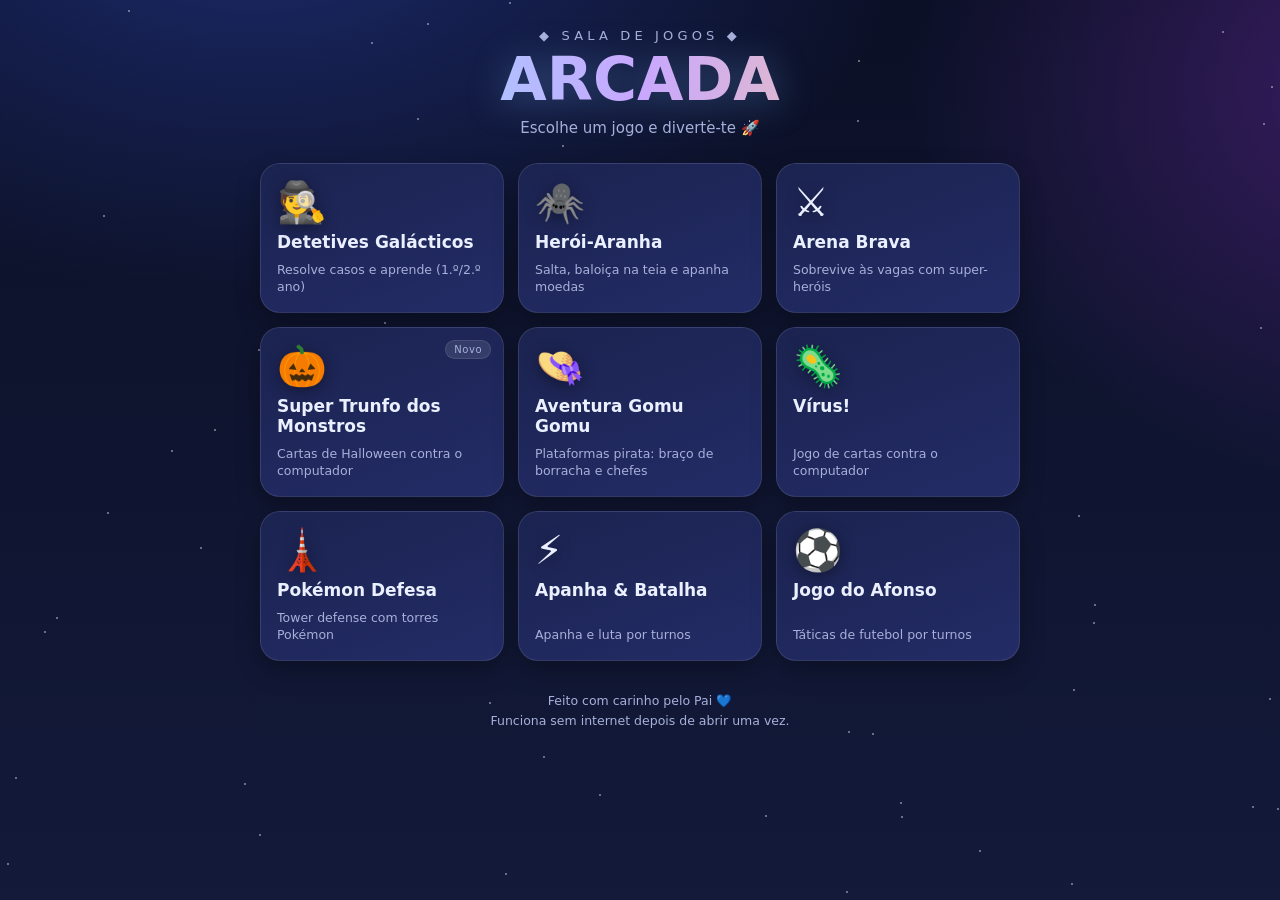
<file: index.html>
<!doctype html>
<html lang="pt-PT">
<head>
<meta charset="utf-8">
<meta name="viewport" content="width=device-width, initial-scale=1, viewport-fit=cover">
<meta name="robots" content="noindex, nofollow">
<title>Arcada</title>
<meta name="description" content="A arcada de jogos.">
<meta name="theme-color" content="#0b1026">
<link rel="apple-touch-icon" href="icon-192.png">
<link rel="manifest" href="manifest.webmanifest">
<style>
  :root{
    --bg:#0b1026; --bg2:#131a3a; --card:#1b2350; --card2:#232c66;
    --ink:#eaf0ff; --muted:#a7b0da; --line:rgba(255,255,255,.10);
    --glow:#6ad7ff;
  }
  *{box-sizing:border-box}
  html,body{margin:0;padding:0}
  body{
    font-family:-apple-system,BlinkMacSystemFont,"Segoe UI",system-ui,sans-serif;
    color:var(--ink);
    min-height:100dvh;
    background:
      radial-gradient(1200px 700px at 20% -10%, #1c2a6b 0%, transparent 55%),
      radial-gradient(1000px 800px at 110% 10%, #3a1d63 0%, transparent 50%),
      linear-gradient(180deg,var(--bg) 0%, var(--bg2) 100%);
    background-attachment:fixed;
    -webkit-tap-highlight-color:transparent;
    padding:calc(env(safe-area-inset-top) + 22px) 16px calc(env(safe-area-inset-bottom) + 40px);
  }
  /* estrelinhas */
  .stars{position:fixed;inset:0;z-index:0;pointer-events:none;opacity:.5}
  .stars i{position:absolute;width:2px;height:2px;border-radius:50%;background:#fff;animation:tw 3s infinite ease-in-out}
  @keyframes tw{0%,100%{opacity:.2}50%{opacity:1}}
  .wrap{position:relative;z-index:1;max-width:760px;margin:0 auto}
  header{text-align:center;margin:6px 0 26px}
  .logo{font-size:13px;letter-spacing:.32em;color:var(--muted);text-transform:uppercase;margin-bottom:6px}
  h1{
    margin:0;font-size:clamp(34px,10vw,60px);line-height:1;font-weight:900;
    background:linear-gradient(90deg,#8be9ff,#c8a7ff,#ffd28b);
    -webkit-background-clip:text;background-clip:text;color:transparent;
    filter:drop-shadow(0 4px 18px rgba(120,180,255,.35));
  }
  .sub{color:var(--muted);margin-top:10px;font-size:15px}
  .grid{display:grid;grid-template-columns:repeat(2,1fr);gap:14px}
  @media (min-width:620px){.grid{grid-template-columns:repeat(3,1fr)}}
  a.game{
    display:flex;flex-direction:column;gap:10px;
    text-decoration:none;color:inherit;
    background:linear-gradient(160deg,var(--card),var(--card2));
    border:1px solid var(--line);border-radius:20px;
    padding:18px 16px 16px;min-height:150px;
    position:relative;overflow:hidden;
    transition:transform .12s ease, box-shadow .12s ease, border-color .12s ease;
    box-shadow:0 10px 24px rgba(0,0,0,.28);
  }
  a.game:active{transform:scale(.97)}
  @media (hover:hover){a.game:hover{transform:translateY(-3px);border-color:var(--glow);box-shadow:0 16px 34px rgba(0,0,0,.4),0 0 0 1px rgba(106,215,255,.25)}}
  .emoji{font-size:40px;line-height:1;filter:drop-shadow(0 3px 8px rgba(0,0,0,.4))}
  .name{font-weight:800;font-size:17px}
  .tag{font-size:12.5px;color:var(--muted);margin-top:auto;line-height:1.35}
  .badge{position:absolute;top:12px;right:12px;font-size:10px;letter-spacing:.05em;
    padding:3px 8px;border-radius:999px;background:rgba(255,255,255,.10);color:var(--muted);border:1px solid var(--line)}
  footer{text-align:center;color:var(--muted);font-size:12.5px;margin-top:30px;line-height:1.6}
</style>
</head>
<body>
<div class="stars" id="stars"></div>
<div class="wrap">
  <header>
    <div class="logo">◆ Sala de Jogos ◆</div>
    <h1>ARCADA</h1>
    <div class="sub">Escolhe um jogo e diverte-te 🚀</div>
  </header>

  <div class="grid" id="grid"></div>

  <footer>
    Feito com carinho pelo Pai 💙<br>
    Funciona sem internet depois de abrir uma vez.
  </footer>
</div>

<script>
  // Estrelinhas de fundo
  (function(){
    const s=document.getElementById('stars');let h='';
    for(let i=0;i<60;i++){
      h+=`<i style="left:${Math.random()*100}%;top:${Math.random()*100}%;animation-delay:${(Math.random()*3).toFixed(2)}s"></i>`;
    }
    s.innerHTML=h;
  })();

  const JOGOS = [
    {emoji:"🕵️", name:"Detetives Galácticos", tag:"Resolve casos e aprende (1.º/2.º ano)", href:"jogos/detetives/index.html"},
    {emoji:"🕷️", name:"Herói-Aranha", tag:"Salta, baloiça na teia e apanha moedas", href:"jogos/heroi-aranha/index.html"},
    {emoji:"⚔️", name:"Arena Brava", tag:"Sobrevive às vagas com super-heróis", href:"jogos/arena-brava/index.html"},
    {emoji:"🎃", name:"Super Trunfo dos Monstros", tag:"Cartas de Halloween contra o computador", href:"jogos/halloween/index.html", badge:"Novo"},
    {emoji:"👒", name:"Aventura Gomu Gomu", tag:"Plataformas pirata: braço de borracha e chefes", href:"jogos/one-piece/index.html"},
    {emoji:"🦠", name:"Vírus!", tag:"Jogo de cartas contra o computador", href:"jogos/virus/index.html"},
    {emoji:"🗼", name:"Pokémon Defesa", tag:"Tower defense com torres Pokémon", href:"jogos/pokemon-defesa/index.html"},
    {emoji:"⚡", name:"Apanha & Batalha", tag:"Apanha e luta por turnos", href:"jogos/apanha-batalha/index.html"},
    {emoji:"⚽", name:"Jogo do Afonso", tag:"Táticas de futebol por turnos", href:"jogos/jogo-do-afonso/index.html"},
  ];

  const grid=document.getElementById('grid');
  grid.innerHTML = JOGOS.map(j=>`
    <a class="game" href="${j.href}">
      ${j.badge?`<span class="badge">${j.badge}</span>`:""}
      <div class="emoji">${j.emoji}</div>
      <div class="name">${j.name}</div>
      <div class="tag">${j.tag}</div>
    </a>`).join("");
</script>
</body>
</html>
</file>
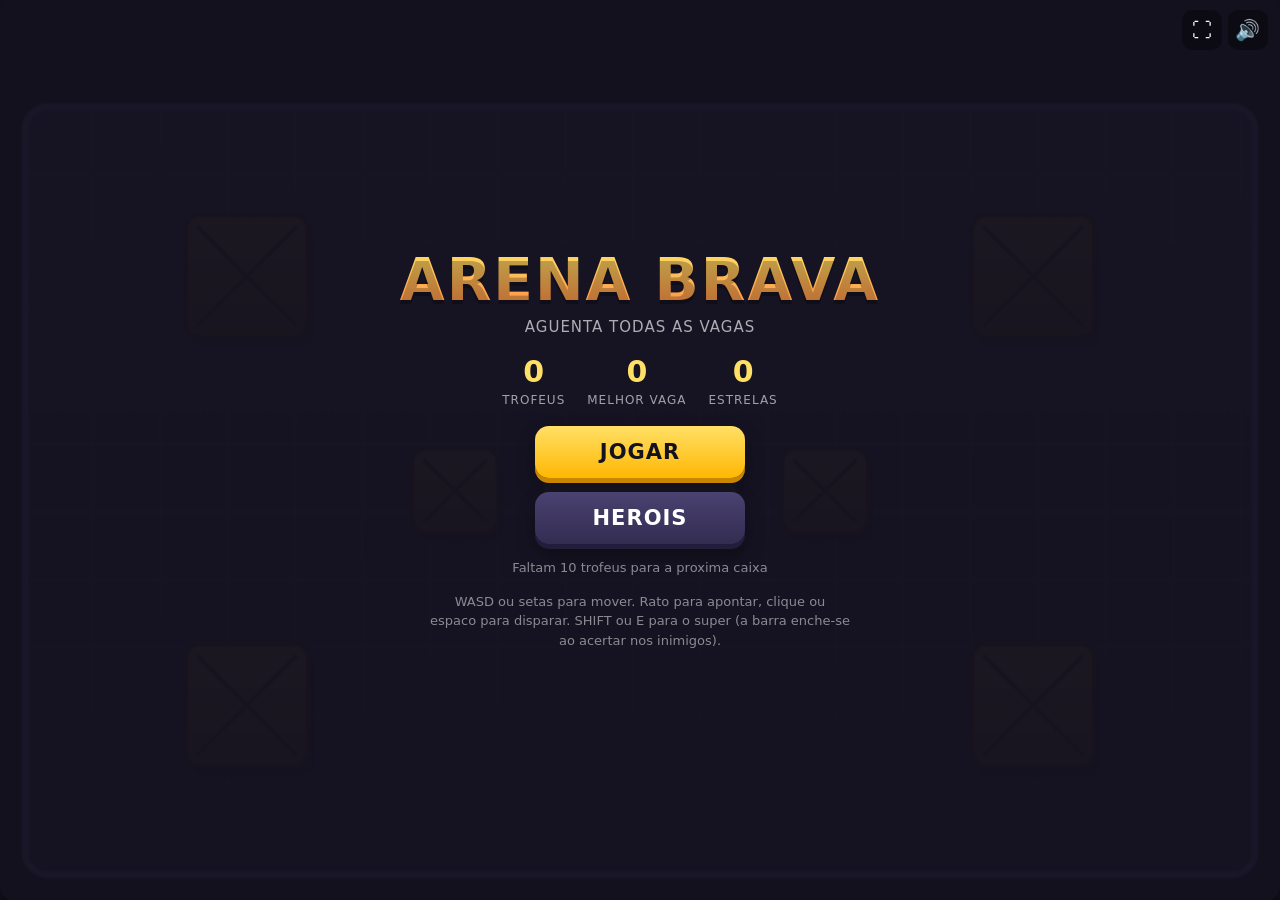
<file: jogos/arena-brava/index.html>
<!DOCTYPE html>
<html lang="pt-PT">
<head>
<meta charset="utf-8">
<meta name="viewport" content="width=device-width, initial-scale=1, maximum-scale=1, user-scalable=no, viewport-fit=cover">
<meta name="apple-mobile-web-app-capable" content="yes">
<meta name="mobile-web-app-capable" content="yes">
<meta name="apple-mobile-web-app-status-bar-style" content="black-translucent">
<meta name="apple-mobile-web-app-title" content="Arena Brava">
<meta name="theme-color" content="#14121f">
<meta name="description" content="Arena brawler para jogar no browser, com ou sem internet.">
<link rel="manifest" href="manifest.json">
<link rel="apple-touch-icon" href="icone-apple.png">
<link rel="icon" type="image/png" sizes="192x192" href="icone-192.png">
<title>Arena Brava</title>
<style>
  * { box-sizing: border-box; -webkit-tap-highlight-color: transparent; }
  html, body {
    margin: 0; padding: 0; height: 100%; overflow: hidden;
    background: #14121f;
    font-family: "Trebuchet MS", "Verdana", system-ui, sans-serif;
    color: #fff;
    -webkit-user-select: none; user-select: none;
    touch-action: none; overscroll-behavior: none;
  }
  #palco {
    position: fixed; inset: 0;
    display: flex; align-items: center; justify-content: center;
    background: radial-gradient(circle at 50% 35%, #2a2544 0%, #14121f 70%);
  }
  #quadro { position: relative; }
  canvas { display: block; border-radius: 14px; box-shadow: 0 18px 50px rgba(0,0,0,.6); }

  /* ---------- ecras / menus ---------- */
  .ecra {
    position: absolute; inset: 0;
    display: none; flex-direction: column;
    align-items: center; justify-content: center;
    gap: 14px; padding: 18px;
    background: rgba(20,18,31,.93);
    border-radius: 14px;
    overflow-y: auto;
  }
  .ecra.on { display: flex; }

  h1 {
    margin: 0; font-size: clamp(30px, 7vmin, 58px); letter-spacing: 2px;
    background: linear-gradient(180deg, #ffe066, #ff8c42);
    -webkit-background-clip: text; background-clip: text; color: transparent;
    text-shadow: 0 4px 0 rgba(0,0,0,.25); text-align: center; line-height: 1.05;
  }
  .sub { margin: -6px 0 4px; opacity: .65; font-size: clamp(12px,2.4vmin,15px); letter-spacing: 1px; }

  .btn {
    border: 0; border-radius: 14px; cursor: pointer;
    padding: 14px 30px; min-width: 210px;
    font-family: inherit; font-size: clamp(16px,3.2vmin,21px); font-weight: bold;
    letter-spacing: 1px; color: #14121f;
    background: linear-gradient(180deg, #ffe066, #ffb703);
    box-shadow: 0 5px 0 #c98600, 0 10px 18px rgba(0,0,0,.35);
    transition: transform .08s, box-shadow .08s;
  }
  .btn:active { transform: translateY(4px); box-shadow: 0 1px 0 #c98600; }
  .btn.sec {
    color: #fff; background: linear-gradient(180deg, #4a4270, #332c52);
    box-shadow: 0 5px 0 #221d3a, 0 10px 18px rgba(0,0,0,.35);
  }
  .btn.sec:active { box-shadow: 0 1px 0 #221d3a; }
  .btn.caixa {
    color: #fff; background: linear-gradient(180deg, #ff6b9d, #d62862);
    box-shadow: 0 5px 0 #8e1a40, 0 10px 18px rgba(0,0,0,.35);
    animation: pulsa 1.1s ease-in-out infinite;
  }
  @keyframes pulsa { 0%,100%{ transform: scale(1);} 50%{ transform: scale(1.05);} }

  .placar { display: flex; gap: 22px; flex-wrap: wrap; justify-content: center; margin-bottom: 4px; }
  .placar div { text-align: center; }
  .placar b { display: block; font-size: clamp(20px,4.4vmin,30px); color: #ffe066; }
  .placar span { font-size: clamp(10px,2.1vmin,12px); opacity: .6; letter-spacing: 1px; }

  /* ---------- selecao de herois ---------- */
  .grelha { display: flex; flex-wrap: wrap; gap: 12px; justify-content: center; max-width: 680px; }
  .cartao {
    width: 146px; padding: 10px; border-radius: 14px; cursor: pointer;
    background: #2a2544; border: 3px solid transparent; text-align: center;
    transition: transform .1s;
  }
  .cartao:active { transform: scale(.96); }
  .cartao.sel { border-color: #ffe066; background: #3a3260; }
  .cartao.bloq { opacity: .4; cursor: not-allowed; }
  .cartao canvas { margin: 0 auto; border-radius: 0; box-shadow: none; }
  .cartao .nome { font-weight: bold; font-size: 15px; margin-top: 4px; }
  .cartao .papel { font-size: 11px; opacity: .65; min-height: 26px; margin-top: 2px; line-height: 1.25; }
  .cartao .cadeado { font-size: 22px; margin-top: 6px; }
  .cores { display: flex; gap: 5px; justify-content: center; margin-top: 7px; }
  .cor {
    width: 22px; height: 22px; border-radius: 50%; border: 2px solid rgba(255,255,255,.25);
  }
  .cor.sel { border-color: #fff; transform: scale(1.15); }
  .cor.bloq { opacity: .25; }

  /* ---------- caixa ---------- */
  #caixaArte { font-size: 84px; line-height: 1; }
  #caixaArte.abana { animation: abana .28s ease-in-out infinite; }
  @keyframes abana {
    0%,100%{ transform: rotate(-9deg) scale(1); }
    50%{ transform: rotate(9deg) scale(1.08); }
  }
  #caixaPremio { display: none; flex-direction: column; align-items: center; gap: 8px; animation: surge .45s ease-out; }
  @keyframes surge { from { transform: scale(.3); opacity: 0; } to { transform: scale(1); opacity: 1; } }
  #caixaPremio .tipo { font-size: 12px; letter-spacing: 2px; opacity: .6; }
  #caixaPremio .titulo { font-size: clamp(20px,4.6vmin,30px); font-weight: bold; color: #ffe066; }

  .aviso { font-size: clamp(11px,2.3vmin,13px); opacity: .5; text-align: center; max-width: 420px; line-height: 1.5; }
  .linha { display: flex; gap: 10px; flex-wrap: wrap; justify-content: center; }
  .botaoCanto {
    position: absolute; top: 10px; z-index: 5;
    background: rgba(0,0,0,.35); border: 0; color: #fff; cursor: pointer;
    font-size: 20px; width: 40px; height: 40px; border-radius: 10px; padding: 0;
  }
  #som { right: 12px; }
  #ecraCheio { right: 58px; }

  /* Telemovel ao alto: o jogo e deitado, nao cabe. Pedir para rodar. */
  #rodar {
    display: none; position: fixed; inset: 0; z-index: 90;
    background: #14121f; color: #fff;
    flex-direction: column; align-items: center; justify-content: center;
    gap: 18px; text-align: center; padding: 28px;
  }
  #rodar .icone { font-size: 76px; animation: roda 1.8s ease-in-out infinite; }
  @keyframes roda {
    0%, 40% { transform: rotate(0deg); }
    60%, 100% { transform: rotate(-90deg); }
  }
  #rodar .txt { font-size: 21px; font-weight: bold; letter-spacing: 1px; }
  #rodar .txt2 { font-size: 14px; opacity: .6; max-width: 300px; line-height: 1.5; }
  @media (orientation: portrait) and (max-width: 820px) {
    #rodar { display: flex; }
  }
  /* No telemovel o jogo ocupa tudo: sem margens nem cantos arredondados */
  @media (max-width: 820px) {
    canvas { border-radius: 0; box-shadow: none; }
    .ecra { border-radius: 0; }
  }
</style>
</head>
<body>
<div id="rodar">
  <div class="icone">📱</div>
  <div class="txt">RODA O TELEMOVEL</div>
  <div class="txt2">A arena e deitada. Poe o telemovel ao comprido para o jogo encher o ecra.</div>
</div>
<div id="palco">
  <div id="quadro">
    <canvas id="c"></canvas>
    <button id="som" class="botaoCanto" title="Som">🔊</button>
    <button id="ecraCheio" class="botaoCanto" title="Ecra inteiro">⛶</button>

    <!-- MENU -->
    <div class="ecra on" id="ecraMenu">
      <h1>ARENA BRAVA</h1>
      <div class="sub">AGUENTA TODAS AS VAGAS</div>
      <div class="placar">
        <div><b id="mTrofeus">0</b><span>TROFEUS</span></div>
        <div><b id="mRecorde">0</b><span>MELHOR VAGA</span></div>
        <div><b id="mEstrelas">0</b><span>ESTRELAS</span></div>
      </div>
      <button class="btn" id="bJogar">JOGAR</button>
      <button class="btn sec" id="bHerois">HEROIS</button>
      <button class="btn caixa" id="bCaixa" style="display:none">ABRIR CAIXA (<span id="nCaixas">0</span>)</button>
      <div class="aviso" id="progCaixa"></div>
      <div class="aviso" id="comoJogar"></div>
    </div>

    <!-- HEROIS -->
    <div class="ecra" id="ecraHerois">
      <h1 style="font-size:clamp(22px,5vmin,36px)">HEROIS</h1>
      <div class="grelha" id="grelhaHerois"></div>
      <div class="aviso" id="avisoHerois"></div>
      <button class="btn" id="bVoltarMenu">VOLTAR</button>
    </div>

    <!-- CAIXA -->
    <div class="ecra" id="ecraCaixa">
      <div id="caixaArte">🎁</div>
      <div id="caixaPremio">
        <canvas id="premioArte" width="120" height="120"></canvas>
        <div class="tipo" id="premioTipo"></div>
        <div class="titulo" id="premioTitulo"></div>
      </div>
      <button class="btn" id="bAbrir">ABRIR!</button>
      <button class="btn sec" id="bFecharCaixa" style="display:none">CONTINUAR</button>
    </div>

    <!-- FIM -->
    <div class="ecra" id="ecraFim">
      <h1 id="fimTitulo">FIM DE JOGO</h1>
      <div class="placar">
        <div><b id="fVaga">0</b><span>VAGAS</span></div>
        <div><b id="fGanhos">0</b><span>TROFEUS GANHOS</span></div>
      </div>
      <div class="aviso" id="fimNota"></div>
      <div class="linha">
        <button class="btn" id="bOutra">OUTRA VEZ</button>
        <button class="btn sec" id="bMenu">MENU</button>
      </div>
    </div>
  </div>
</div>

<script>
"use strict";
/* ============================================================
   ARENA BRAVA - arena brawler offline, um so ficheiro.
   Personagens 100% originais, desenhadas em canvas.
   ============================================================ */

/* O tamanho logico da arena adapta-se ao ecra. Num telemovel usamos MENOS
   pixeis logicos (H mais pequeno) para que os bonecos apareçam maiores, e a
   largura segue o formato do ecra para nao sobrarem barras pretas. */
let W = 960, H = 640;
const ARENA = { x: 18, y: 76, w: 924, h: 546 };
const AR = { x2: 942, y2: 622 };
const BOTAO_SUPER = { x: 868, y: 548, r: 44 };

function defineTamanho() {
  const vv = window.visualViewport;
  const vw = (vv && vv.width) || document.documentElement.clientWidth || window.innerWidth;
  const vh = (vv && vv.height) || document.documentElement.clientHeight || window.innerHeight;
  const aspeto = lim(vw / vh, 1.15, 2.45);
  const menor = Math.min(vw, vh);
  H = menor < 460 ? 400 : (menor < 620 ? 500 : 640);
  W = Math.round(H * aspeto);

  const margem = Math.round(H * 0.028);
  ARENA.x = margem;
  ARENA.y = Math.round(H * 0.118);
  ARENA.w = W - margem * 2;
  ARENA.h = H - ARENA.y - margem;
  AR.x2 = ARENA.x + ARENA.w;
  AR.y2 = ARENA.y + ARENA.h;

  const r = Math.round(H * 0.072);
  BOTAO_SUPER.r = r;
  BOTAO_SUPER.x = W - r - Math.round(H * 0.045);
  BOTAO_SUPER.y = H - r - Math.round(H * 0.045);

  defineObstaculos();
}

/* ============================================================
   TERRENO E MAPAS
   Cada peca de terreno tem uma mecanica. As pecas sao definidas
   em coordenadas fraccionarias (0..1) dentro da arena, para o
   mapa funcionar em qualquer tamanho de ecra.
   ============================================================ */

const TERRENOS = {
  parede:     { solido: true,  paraBalas: true,  nome: 'Parede' },
  caixote:    { solido: true,  paraBalas: true,  hp: 70, nome: 'Caixote' },   // parte-se a tiro
  arbusto:    { esconde: true, nome: 'Arbusto' },                             // esconde quem la esta
  agua:       { lento: .55,    nome: 'Agua' },                                // abranda
  grade:      { solido: true,  paraBalas: false, nome: 'Grade' },             // balas passam, gente nao
  mola:       { mola: true,    nome: 'Mola' },                                // atira para longe
  espinhos:   { espeta: 13,    nome: 'Espinhos' },                            // di-di a quem pisa
  passadeira: { empurra: 150,  nome: 'Passadeira' }                           // arrasta
};

/* Os mapas. `p` sao as pecas: [tipo, centroX, centroY, largura, altura] em
   fraccoes da arena. `dir` nas passadeiras e o angulo em voltas (0=direita). */
const MAPAS = [
  {
    id: 'praca', nome: 'Praca dos Caixotes',
    chao: ['#3b3366', '#241f40'], moldura: '#5b4fa0',
    dica: 'Os caixotes partem-se a tiro. Usa-os para te protegeres.',
    p: [
      ['caixote', .18, .22, .10, .16], ['caixote', .82, .22, .10, .16],
      ['caixote', .18, .78, .10, .16], ['caixote', .82, .78, .10, .16],
      ['parede',  .50, .50, .16, .16],
      ['caixote', .35, .50, .07, .11], ['caixote', .65, .50, .07, .11]
    ]
  },
  {
    id: 'mata', nome: 'Mata Escondida',
    chao: ['#2f4a38', '#16281d'], moldura: '#3f7d52',
    dica: 'Dentro dos arbustos ninguem te ve. Mas disparar denuncia-te!',
    p: [
      ['arbusto', .16, .26, .20, .22], ['arbusto', .84, .26, .20, .22],
      ['arbusto', .16, .74, .20, .22], ['arbusto', .84, .74, .20, .22],
      ['arbusto', .50, .50, .26, .20],
      ['parede',  .50, .14, .12, .09], ['parede', .50, .86, .12, .09],
      ['caixote', .34, .50, .07, .11], ['caixote', .66, .50, .07, .11]
    ]
  },
  {
    id: 'ribeira', nome: 'Ribeira',
    chao: ['#2c4a63', '#16293a'], moldura: '#3f88c5',
    dica: 'Na agua andas devagar. As grades param-te, mas nao as balas.',
    p: [
      ['agua', .50, .22, .56, .13], ['agua', .50, .78, .56, .13],
      ['grade', .26, .50, .04, .34], ['grade', .74, .50, .04, .34],
      ['caixote', .50, .50, .12, .12],
      ['arbusto', .10, .50, .12, .24], ['arbusto', .90, .50, .12, .24]
    ]
  },
  {
    id: 'fabrica', nome: 'Fabrica Velha',
    chao: ['#4a4030', '#26201a'], moldura: '#a67c3d',
    dica: 'As passadeiras arrastam-te. Cuidado com os espinhos!',
    p: [
      ['passadeira', .50, .24, .46, .10, 0],
      ['passadeira', .50, .76, .46, .10, .5],
      ['espinhos', .22, .50, .10, .16], ['espinhos', .78, .50, .10, .16],
      ['parede', .50, .50, .14, .20],
      ['caixote', .12, .18, .08, .12], ['caixote', .88, .82, .08, .12]
    ]
  },
  {
    id: 'saltos', nome: 'Parque das Molas',
    chao: ['#46305e', '#221634'], moldura: '#9d4edd',
    dica: 'As molas atiram-te para o outro lado do mapa!',
    p: [
      ['mola', .16, .24, .09, .14], ['mola', .84, .24, .09, .14],
      ['mola', .16, .76, .09, .14], ['mola', .84, .76, .09, .14],
      ['arbusto', .50, .28, .22, .16], ['arbusto', .50, .72, .22, .16],
      ['parede', .30, .50, .06, .22], ['parede', .70, .50, .06, .22],
      ['caixote', .50, .50, .10, .10]
    ]
  },
  {
    id: 'ilha', nome: 'Ilha Partida',
    chao: ['#20465e', '#0e2233'], moldura: '#48cae4',
    dica: 'Pouco chao e muita agua. Fica nas ilhas!',
    p: [
      ['agua', .50, .50, .22, .96],
      ['agua', .16, .50, .10, .58], ['agua', .84, .50, .10, .58],
      ['mola', .34, .50, .08, .12], ['mola', .66, .50, .08, .12],
      ['arbusto', .08, .18, .14, .18], ['arbusto', .92, .82, .14, .18],
      ['caixote', .34, .16, .08, .11], ['caixote', .66, .84, .08, .11]
    ]
  }
];

let MAPA = MAPAS[0];
let OBST = [];       // terreno todo
let OBST_SOL = [];   // so o que trava o movimento
let OBST_BAL = [];   // so o que trava as balas

/* Depois de partir um caixote (ou trocar de mapa) as listas derivadas
   tem de ser refeitas, senao ficam a apontar para pecas que ja nao existem. */
function reindexaTerreno() {
  OBST_SOL = OBST.filter(o => TERRENOS[o.tipo].solido);
  OBST_BAL = OBST.filter(o => TERRENOS[o.tipo].paraBalas);
}

function mapaDaVaga(v) {
  return MAPAS[Math.floor(Math.max(0, v - 1) / 5) % MAPAS.length];
}

function constroiMapa(mapa) {
  MAPA = mapa;
  OBST = mapa.p.map(([tipo, fx, fy, fw, fh, dir]) => {
    const w = Math.round(ARENA.w * fw), h = Math.round(ARENA.h * fh);
    const o = {
      tipo,
      x: Math.round(ARENA.x + ARENA.w * fx - w / 2),
      y: Math.round(ARENA.y + ARENA.h * fy - h / 2),
      w, h, fx, fy, fw, fh
    };
    if (TERRENOS[tipo].hp) { o.hp = TERRENOS[tipo].hp; o.hpMax = TERRENOS[tipo].hp; }
    if (dir !== undefined) o.dir = dir * Math.PI * 2;
    return o;
  });
  reindexaTerreno();
}

/* Ao mudar o tamanho do ecra as pecas tem de ser recolocadas, mas sem perder
   o estado (um caixote meio partido continua meio partido). */
function recolocaTerreno() {
  for (const o of OBST) {
    o.w = Math.round(ARENA.w * o.fw);
    o.h = Math.round(ARENA.h * o.fh);
    o.x = Math.round(ARENA.x + ARENA.w * o.fx - o.w / 2);
    o.y = Math.round(ARENA.y + ARENA.h * o.fy - o.h / 2);
  }
  reindexaTerreno();
}

function defineObstaculos() {
  if (OBST.length) recolocaTerreno();
  else constroiMapa(MAPAS[0]);
}

/* Qual a peca de terreno neste ponto (a ultima ganha, as de cima) */
function terrenoEm(x, y, tipo) {
  for (const o of OBST) {
    if (tipo && o.tipo !== tipo) continue;
    if (x >= o.x && x <= o.x + o.w && y >= o.y && y <= o.y + o.h) return o;
  }
  return null;
}
const emArbusto = (x, y) => !!terrenoEm(x, y, 'arbusto');

/* Dano nos caixotes: partem-se e deixam passar */
function danificaTerreno(o, dano) {
  if (!o || o.hp === undefined) return;
  o.hp -= dano;
  if (o.hp > 0) { o.abanao = .12; return; }
  particulas(o.x + o.w / 2, o.y + o.h / 2, 16, '#a9825c', 210);
  Som.toca(180, .18, 'sawtooth', .05, -70);
  const i = OBST.indexOf(o);
  if (i >= 0) OBST.splice(i, 1);
  reindexaTerreno();
  if (Math.random() < .3) J.curas.push({ x: o.x + o.w / 2, y: o.y + o.h / 2, raio: 12, vida: 12, cura: 20 });
}

const cv = document.getElementById('c');
const ctx = cv.getContext('2d');

/* ---------------- ESCALA / ECRA ---------------- */
let escala = 1;
function redimensiona() {
  // visualViewport da a area mesmo visivel no telemovel (descontando as barras
  // do browser), ao contrario de innerWidth/innerHeight
  const vv = window.visualViewport;
  const vw = (vv && vv.width) || document.documentElement.clientWidth || window.innerWidth;
  const vh = (vv && vv.height) || document.documentElement.clientHeight || window.innerHeight;
  defineTamanho();
  escala = Math.min(vw / W, vh / H);
  const dpr = Math.min(window.devicePixelRatio || 1, 2);
  cv.style.width = (W * escala) + 'px';
  cv.style.height = (H * escala) + 'px';
  cv.width = Math.round(W * dpr);
  cv.height = Math.round(H * dpr);
  ctx.setTransform(dpr, 0, 0, dpr, 0, 0);
  const q = document.getElementById('quadro');
  q.style.width = (W * escala) + 'px';
  q.style.height = (H * escala) + 'px';
  // os overlays usam o mesmo sistema de coordenadas do ecra, nao do canvas
}
window.addEventListener('resize', redimensiona);
window.addEventListener('orientationchange', () => setTimeout(redimensiona, 150));
if (window.visualViewport) window.visualViewport.addEventListener('resize', redimensiona);
document.addEventListener('fullscreenchange', () => setTimeout(redimensiona, 120));
document.addEventListener('webkitfullscreenchange', () => setTimeout(redimensiona, 120));

/* ---------------- SOM (sintetizado, sem ficheiros) ---------------- */
const Som = {
  ac: null, ligado: true,
  garante() {
    if (!this.ac) {
      const AC = window.AudioContext || window.webkitAudioContext;
      if (AC) this.ac = new AC();
    }
    if (this.ac && this.ac.state === 'suspended') this.ac.resume();
  },
  toca(freq, dur, tipo = 'square', vol = .06, desliza = 0) {
    if (!this.ligado || !this.ac) return;
    const t = this.ac.currentTime;
    const o = this.ac.createOscillator(), g = this.ac.createGain();
    o.type = tipo;
    o.frequency.setValueAtTime(freq, t);
    if (desliza) o.frequency.exponentialRampToValueAtTime(Math.max(40, freq + desliza), t + dur);
    g.gain.setValueAtTime(vol, t);
    g.gain.exponentialRampToValueAtTime(.0001, t + dur);
    o.connect(g); g.connect(this.ac.destination);
    o.start(t); o.stop(t + dur + .02);
  },
  tiro()   { this.toca(680, .06, 'square', .035, -260); },
  acerto() { this.toca(200, .07, 'sawtooth', .04, -90); },
  morte()  { this.toca(150, .22, 'sawtooth', .05, -110); },
  dano()   { this.toca(110, .18, 'sawtooth', .07, -60); },
  super()  { this.toca(320, .35, 'sawtooth', .07, 520); },
  vaga()   { this.toca(520, .12, 'triangle', .06, 260); setTimeout(() => this.toca(780, .18, 'triangle', .06, 200), 130); },
  premio() { [523, 659, 784, 1046].forEach((f, i) => setTimeout(() => this.toca(f, .17, 'triangle', .07), i * 95)); },
  fim()    { [440, 350, 260, 180].forEach((f, i) => setTimeout(() => this.toca(f, .25, 'sawtooth', .06), i * 150)); }
};
document.getElementById('som').onclick = () => {
  Som.ligado = !Som.ligado;
  document.getElementById('som').textContent = Som.ligado ? '🔊' : '🔇';
};

/* Ecra inteiro. No iPhone o Safari nao tem esta API: nesse caso a forma de
   ganhar o ecra todo e "Adicionar ao ecra principal". */
function ecraInteiroDisponivel() {
  const el = document.documentElement;
  return !!(el.requestFullscreen || el.webkitRequestFullscreen);
}
function alternaEcraInteiro() {
  const el = document.documentElement;
  const dentro = document.fullscreenElement || document.webkitFullscreenElement;
  try {
    if (dentro) (document.exitFullscreen || document.webkitExitFullscreen).call(document);
    else (el.requestFullscreen || el.webkitRequestFullscreen).call(el);
  } catch (e) { /* o browser recusou: segue na mesma */ }
}
const botaoEC = document.getElementById('ecraCheio');
if (!ecraInteiroDisponivel()) botaoEC.style.display = 'none';
botaoEC.onclick = alternaEcraInteiro;

/* ---------------- HEROIS (originais) ---------------- */
const HEROIS = [
  {
    id: 'chispa', nome: 'Chispa', papel: 'Rapido e certeiro',
    visual: { corpo: 'normal', cabeca: 'redonda', adereco: 'chapeu', arma: 'pistola' },
    hp: 100, vel: 190,
    arma: { balas: 1, dano: 20, velBala: 560, alcance: 400, cadencia: .30, raio: 7, leque: 0 },
    superNome: 'Tempestade', superTipo: 'circulo',
    skins: [
      { nome: 'Original', a: '#ffd23f', b: '#ff8c42' },
      { nome: 'Gelo',     a: '#8ae9ff', b: '#3a86ff' },
      { nome: 'Fantasma', a: '#e0d7ff', b: '#8b5cf6' }
    ]
  },
  {
    id: 'bronca', nome: 'Bronca', papel: 'Forte ao perto',
    visual: { corpo: 'normal', cabeca: 'redonda', adereco: 'cabelo', arma: 'cacadeira' },
    hp: 175, vel: 165,
    arma: { balas: 5, dano: 13, velBala: 480, alcance: 245, cadencia: .58, raio: 6, leque: .14 },
    superNome: 'Investida', superTipo: 'investida',
    skins: [
      { nome: 'Original', a: '#ff6b6b', b: '#c1121f' },
      { nome: 'Selva',    a: '#a7e34d', b: '#3d8b37' },
      { nome: 'Sombra',   a: '#8d99ae', b: '#2b2d42' }
    ]
  },
  {
    id: 'zumbido', nome: 'Zumbido', papel: 'Ataca de muito longe',
    visual: { corpo: 'magro', cabeca: 'redonda', adereco: 'chapeuFlor', arma: 'sniper' },
    hp: 80, vel: 175,
    arma: { balas: 1, dano: 30, velBala: 700, alcance: 560, cadencia: .52, raio: 6, leque: 0 },
    superNome: 'Raio', superTipo: 'raio',
    skins: [
      { nome: 'Original', a: '#4cc9f0', b: '#3a0ca3' },
      { nome: 'Lava',     a: '#ffb703', b: '#d00000' },
      { nome: 'Menta',    a: '#b7efc5', b: '#1a7431' }
    ]
  },
  {
    id: 'rocha', nome: 'Rocha', papel: 'Lento mas duro',
    visual: { corpo: 'largo', cabeca: 'quadrada', adereco: 'capacete', arma: 'pedra' },
    hp: 230, vel: 145,
    arma: { balas: 1, dano: 34, velBala: 400, alcance: 330, cadencia: .72, raio: 13, leque: 0, explode: 58 },
    superNome: 'Terramoto', superTipo: 'onda',
    skins: [
      { nome: 'Original', a: '#b08968', b: '#6f4518' },
      { nome: 'Cristal',  a: '#c8b6ff', b: '#5a189a' },
      { nome: 'Ferro',    a: '#adb5bd', b: '#343a40' }
    ]
  },
  {
    id: 'primo', nome: 'Primo', papel: 'Murros, sem pontaria',
    visual: { corpo: 'largo', cabeca: 'quadrada', adereco: 'mascara', arma: 'punho' },
    hp: 290, vel: 180,
    arma: { tipo: 'murro', balas: 1, dano: 34, alcance: 80, cadencia: .40, arcoGolpe: .95, velBala: 0, raio: 0, leque: 0 },
    superNome: 'Salto', superTipo: 'salto',
    skins: [
      { nome: 'Original', a: '#ffd6a5', b: '#bc6c25' },
      { nome: 'Campeao',  a: '#ffe066', b: '#a97400' },
      { nome: 'Noturno',  a: '#9aa6ff', b: '#2b2d6e' }
    ]
  },
  {
    id: 'nina', nome: 'Nina', papel: 'Traz um amigo',
    visual: { corpo: 'normal', cabeca: 'redonda', adereco: 'orelhas', arma: 'bastao' },
    hp: 150, vel: 172,
    arma: { balas: 3, dano: 14, velBala: 500, alcance: 330, cadencia: .48, raio: 6, leque: .14 },
    superNome: 'Chamar o Bicho', superTipo: 'invocar',
    skins: [
      { nome: 'Original', a: '#ffb4a2', b: '#b5651d' },
      { nome: 'Floresta', a: '#95d5b2', b: '#1b4332' },
      { nome: 'Doce',     a: '#ffc8dd', b: '#c9184a' }
    ]
  },
  {
    id: 'leo', nome: 'Leo', papel: 'Desaparece',
    visual: { corpo: 'magro', cabeca: 'redonda', adereco: 'capuz', arma: 'adaga' },
    hp: 120, vel: 202,
    arma: { balas: 4, dano: 12, velBala: 620, alcance: 300, cadencia: .44, raio: 5, leque: .13 },
    superNome: 'Invisivel', superTipo: 'invisivel',
    skins: [
      { nome: 'Original', a: '#b5e48c', b: '#2d6a4f' },
      { nome: 'Sombra',   a: '#adb5bd', b: '#212529' },
      { nome: 'Fogo',     a: '#ffba08', b: '#c1121f' }
    ]
  },
  {
    id: 'barril', nome: 'Barril', papel: 'Atira por cima dos caixotes',
    visual: { corpo: 'largo', cabeca: 'redonda', adereco: 'oculos', arma: 'garrafa' },
    hp: 135, vel: 160,
    arma: { tipo: 'arco', balas: 1, dano: 46, velBala: 340, alcance: 380, cadencia: .70, raio: 11, leque: 0, explode: 66 },
    superNome: 'Chuva', superTipo: 'chuva',
    skins: [
      { nome: 'Original', a: '#8ecae6', b: '#023047' },
      { nome: 'Veneno',   a: '#c0f24a', b: '#4a7c0b' },
      { nome: 'Rosa',     a: '#ffafcc', b: '#a4133c' }
    ]
  },
  {
    id: 'jessa', nome: 'Jessa', papel: 'A bala salta entre inimigos',
    visual: { corpo: 'normal', cabeca: 'redonda', adereco: 'rabos', arma: 'chave' },
    hp: 150, vel: 174,
    arma: { balas: 1, dano: 21, velBala: 540, alcance: 370, cadencia: .42, raio: 7, leque: 0, cadeia: 2 },
    superNome: 'Torre', superTipo: 'torre',
    skins: [
      { nome: 'Original', a: '#ffd166', b: '#c1121f' },
      { nome: 'Mar',      a: '#90e0ef', b: '#0077b6' },
      { nome: 'Circuito', a: '#b7e4c7', b: '#2d6a4f' }
    ]
  },
  {
    id: 'tico', nome: 'Tico', papel: 'Poe minas no chao',
    visual: { corpo: 'magro', cabeca: 'redonda', adereco: 'antena', arma: 'mina' },
    hp: 105, vel: 178,
    arma: { tipo: 'mina', balas: 1, dano: 40, velBala: 330, alcance: 340, cadencia: .62, raio: 10, leque: 0, explode: 62 },
    superNome: 'Cabeca Doida', superTipo: 'cabecaDoida',
    skins: [
      { nome: 'Original', a: '#e0e1dd', b: '#415a77' },
      { nome: 'Ferrugem', a: '#e6a756', b: '#7f4f24' },
      { nome: 'Neon',     a: '#c77dff', b: '#5a189a' }
    ]
  },
  {
    id: 'corvo', nome: 'Corvo', papel: 'Envenena e foge',
    visual: { corpo: 'magro', cabeca: 'pontuda', adereco: 'bico', arma: 'adaga' },
    hp: 115, vel: 205,
    arma: { balas: 3, dano: 9, velBala: 580, alcance: 330, cadencia: .50, raio: 5, leque: .16, veneno: { dps: 9, dur: 3.5 } },
    superNome: 'Salto Venenoso', superTipo: 'saltoVeneno',
    skins: [
      { nome: 'Original', a: '#9d4edd', b: '#240046' },
      { nome: 'Corvo Branco', a: '#f1faee', b: '#457b9d' },
      { nome: 'Sangue',   a: '#ff4d6d', b: '#590d22' }
    ]
  },
  {
    id: 'franco', nome: 'Franco', papel: 'Martelada que paralisa',
    visual: { corpo: 'largo', cabeca: 'quadrada', adereco: 'parafusos', arma: 'martelo' },
    hp: 320, vel: 138,
    arma: { tipo: 'murro', balas: 1, dano: 40, alcance: 108, cadencia: .95, arcoGolpe: 1.1, velBala: 0, raio: 0, leque: 0, atordoa: 1.0 },
    superNome: 'Pancada', superTipo: 'ondaAtordoa',
    skins: [
      { nome: 'Original', a: '#95d5b2', b: '#1b4332' },
      { nome: 'Pedra',    a: '#adb5bd', b: '#343a40' },
      { nome: 'Brasa',    a: '#ff9e00', b: '#9d0208' }
    ]
  },
  {
    id: 'mortiz', nome: 'Mortiz', papel: 'Ataca aos saltos',
    visual: { corpo: 'magro', cabeca: 'redonda', adereco: 'cartola', arma: 'pa' },
    hp: 160, vel: 168,
    arma: { tipo: 'dash', balas: 1, dano: 46, alcance: 130, cadencia: .78, arcoGolpe: 1.0, velBala: 0, raio: 0, leque: 0 },
    superNome: 'Voo do Morcego', superTipo: 'dashLongo',
    skins: [
      { nome: 'Original', a: '#cdb4db', b: '#3c096c' },
      { nome: 'Meia-Noite', a: '#8d99ae', b: '#14213d' },
      { nome: 'Ouro',     a: '#ffd60a', b: '#7f5539' }
    ]
  },
  {
    id: 'poca', nome: 'Poca', papel: 'Cura-se a si e ao bicho',
    visual: { corpo: 'normal', cabeca: 'redonda', adereco: 'sombrero', arma: 'guitarra' },
    hp: 170, vel: 168,
    arma: { balas: 5, dano: 12, velBala: 430, alcance: 290, cadencia: .60, raio: 7, leque: .19 },
    superNome: 'Cancao de Cura', superTipo: 'cura',
    skins: [
      { nome: 'Original', a: '#ffe066', b: '#bb3e03' },
      { nome: 'Festa',    a: '#ff70a6', b: '#7209b7' },
      { nome: 'Deserto',  a: '#e9c46a', b: '#8a5a44' }
    ]
  },
  {
    id: 'rosa', nome: 'Rosinha', papel: 'Ganha um escudo',
    visual: { corpo: 'largo', cabeca: 'redonda', adereco: 'flor', arma: 'punho' },
    hp: 250, vel: 176,
    arma: { tipo: 'murro', balas: 1, dano: 22, alcance: 86, cadencia: .30, arcoGolpe: .8, velBala: 0, raio: 0, leque: 0 },
    superNome: 'Escudo', superTipo: 'escudo',
    skins: [
      { nome: 'Original', a: '#b5e48c', b: '#2d6a4f' },
      { nome: 'Cacto',    a: '#76c893', b: '#184e77' },
      { nome: 'Rosa',     a: '#ffafcc', b: '#a4133c' }
    ]
  },
  {
    id: 'espeto', nome: 'Espeto', papel: 'Rebenta em espinhos',
    visual: { corpo: 'normal', cabeca: 'redonda', adereco: 'espinhos', arma: 'nada' },
    hp: 125, vel: 172,
    arma: { balas: 1, dano: 18, velBala: 460, alcance: 330, cadencia: .58, raio: 8, leque: 0, espinhos: 7 },
    superNome: 'Campo de Espinhos', superTipo: 'campoLento',
    skins: [
      { nome: 'Original', a: '#b7e4c7', b: '#40916c' },
      { nome: 'Doce',     a: '#ffc8dd', b: '#c9184a' },
      { nome: 'Areia',    a: '#e9c46a', b: '#9c6644' }
    ]
  },
  {
    id: 'geno', nome: 'Geno', papel: 'Puxa os inimigos',
    visual: { corpo: 'normal', cabeca: 'redonda', adereco: 'turbante', arma: 'lampada' },
    hp: 145, vel: 170,
    arma: { balas: 1, dano: 26, velBala: 520, alcance: 430, cadencia: .50, raio: 8, leque: 0 },
    superNome: 'Mao Magica', superTipo: 'puxar',
    skins: [
      { nome: 'Original', a: '#c77dff', b: '#3c096c' },
      { nome: 'Gelo',     a: '#a2d2ff', b: '#023e8a' },
      { nome: 'Lampada',  a: '#ffd60a', b: '#9c6644' }
    ]
  },
  {
    id: 'bea', nome: 'Bia', papel: 'Se falhar, o proximo tiro arrasa',
    visual: { corpo: 'magro', cabeca: 'redonda', adereco: 'oculos', arma: 'sniper' },
    hp: 110, vel: 176,
    arma: { balas: 1, dano: 22, velBala: 620, alcance: 420, cadencia: .54, raio: 7, leque: 0, superTiro: 3 },
    superNome: 'Enxame', superTipo: 'enxame',
    skins: [
      { nome: 'Original', a: '#ffd60a', b: '#6a4c00' },
      { nome: 'Mel',      a: '#f4a261', b: '#8a5a13' },
      { nome: 'Vespa',    a: '#adb5bd', b: '#212529' }
    ]
  },
  {
    id: 'pam', nome: 'Pamira', papel: 'Metralha e poe uma torre que cura',
    visual: { corpo: 'largo', cabeca: 'redonda', adereco: 'oculos', arma: 'cacadeira' },
    hp: 190, vel: 166,
    arma: { balas: 9, dano: 7, velBala: 470, alcance: 300, cadencia: .62, raio: 4, leque: .17 },
    superNome: 'Torre de Cura', superTipo: 'torreCura',
    skins: [
      { nome: 'Original', a: '#e9c46a', b: '#6a4c93' },
      { nome: 'Ferro',    a: '#adb5bd', b: '#343a40' },
      { nome: 'Neon',     a: '#80ffdb', b: '#1b4332' }
    ]
  },
  {
    id: 'bull', nome: 'Boi', papel: 'Caçadeira brutal ao perto',
    visual: { corpo: 'largo', cabeca: 'quadrada', adereco: 'bone', arma: 'cacadeira' },
    hp: 300, vel: 172,
    arma: { balas: 5, dano: 17, velBala: 470, alcance: 200, cadencia: .68, raio: 7, leque: .16 },
    superNome: 'Rolo Compressor', superTipo: 'investidaLonga',
    skins: [
      { nome: 'Original', a: '#e07a5f', b: '#6b2d1e' },
      { nome: 'Aco',      a: '#9aa3ad', b: '#2b2d42' },
      { nome: 'Ouro',     a: '#ffd60a', b: '#7f5539' }
    ]
  },
  {
    id: 'dina', nome: 'Dina', papel: 'Bola de demolicao',
    visual: { corpo: 'normal', cabeca: 'redonda', adereco: 'coroa', arma: 'bola' },
    hp: 165, vel: 170,
    arma: { tipo: 'arco', balas: 1, dano: 40, velBala: 330, alcance: 350, cadencia: .66, raio: 12, leque: 0, explode: 70, parteCaixotes: 3 },
    superNome: 'Demolicao', superTipo: 'demole',
    skins: [
      { nome: 'Original', a: '#ff70a6', b: '#7209b7' },
      { nome: 'Obra',     a: '#ffd166', b: '#7f5539' },
      { nome: 'Gelo',     a: '#a2d2ff', b: '#023e8a' }
    ]
  },
  {
    id: 'carla', nome: 'Carla', papel: 'Rola e dispara sem parar',
    visual: { corpo: 'magro', cabeca: 'redonda', adereco: 'rabos', arma: 'pistola' },
    hp: 130, vel: 196,
    arma: { balas: 2, dano: 11, velBala: 600, alcance: 320, cadencia: .22, raio: 5, leque: .09 },
    superNome: 'Cambalhota', superTipo: 'cambalhota',
    skins: [
      { nome: 'Original', a: '#f77f00', b: '#6a040f' },
      { nome: 'Praia',    a: '#48cae4', b: '#0077b6' },
      { nome: 'Noite',    a: '#9d8df1', b: '#2b2d6e' }
    ]
  },
  {
    id: 'sandi', nome: 'Sandi', papel: 'Torna a equipa invisivel',
    visual: { corpo: 'magro', cabeca: 'redonda', adereco: 'cabelo', arma: 'bastao' },
    hp: 135, vel: 190,
    arma: { balas: 3, dano: 13, velBala: 540, alcance: 340, cadencia: .46, raio: 6, leque: .12 },
    superNome: 'Tempestade de Areia', superTipo: 'areia',
    skins: [
      { nome: 'Original', a: '#e9c46a', b: '#7f5539' },
      { nome: 'Rosa',     a: '#ffafcc', b: '#a4133c' },
      { nome: 'Ceu',      a: '#a2d2ff', b: '#023e8a' }
    ]
  },
  {
    id: 'emza', nome: 'Emza', papel: 'Queima quem esta perto',
    visual: { corpo: 'normal', cabeca: 'redonda', adereco: 'oculos', arma: 'spray' },
    hp: 145, vel: 178,
    arma: { tipo: 'aura', balas: 1, dano: 9, alcance: 150, cadencia: .28, velBala: 0, raio: 0, leque: 0 },
    superNome: 'Nevoa Acida', superTipo: 'nevoa',
    skins: [
      { nome: 'Original', a: '#c77dff', b: '#5a189a' },
      { nome: 'Toxico',   a: '#c0f24a', b: '#4a7c0b' },
      { nome: 'Cinza',    a: '#adb5bd', b: '#343a40' }
    ]
  },
  {
    id: 'darryl', nome: 'Dario', papel: 'Barril que rola e derruba',
    visual: { corpo: 'largo', cabeca: 'redonda', adereco: 'chapeu', arma: 'cacadeira' },
    hp: 265, vel: 174,
    arma: { balas: 6, dano: 12, velBala: 460, alcance: 215, cadencia: .58, raio: 6, leque: .30 },
    superNome: 'Rolar', superTipo: 'rolar',
    skins: [
      { nome: 'Original', a: '#b08968', b: '#432818' },
      { nome: 'Pirata',   a: '#e63946', b: '#1d3557' },
      { nome: 'Robo',     a: '#9aa3ad', b: '#2b2d42' }
    ]
  },
  {
    id: 'penny', nome: 'Penina', papel: 'Canhao que bombardeia',
    visual: { corpo: 'normal', cabeca: 'redonda', adereco: 'chapeu', arma: 'pistola' },
    hp: 155, vel: 168,
    arma: { balas: 1, dano: 24, velBala: 520, alcance: 350, cadencia: .52, raio: 8, leque: 0, cadeia: 2 },
    superNome: 'Canhao', superTipo: 'canhao',
    skins: [
      { nome: 'Original', a: '#ffd166', b: '#6a040f' },
      { nome: 'Corsaria', a: '#90e0ef', b: '#03045e' },
      { nome: 'Selva',    a: '#a7e34d', b: '#3d8b37' }
    ]
  },
  {
    id: 'tara', nome: 'Tarina', papel: 'Cartas que atravessam tudo',
    visual: { corpo: 'magro', cabeca: 'redonda', adereco: 'turbante', arma: 'carta' },
    hp: 140, vel: 172,
    arma: { balas: 3, dano: 14, velBala: 560, alcance: 340, cadencia: .52, raio: 6, leque: .11, atravessa: true },
    superNome: 'Buraco Negro', superTipo: 'buracoNegro',
    skins: [
      { nome: 'Original', a: '#c77dff', b: '#3c096c' },
      { nome: 'Sombra',   a: '#8d99ae', b: '#14213d' },
      { nome: 'Ouro',     a: '#ffd60a', b: '#7f5539' }
    ]
  },
  {
    id: 'max', nome: 'Maxi', papel: 'Corre mais que todos',
    visual: { corpo: 'magro', cabeca: 'redonda', adereco: 'capuz', arma: 'pistola' },
    hp: 130, vel: 225,
    arma: { balas: 4, dano: 10, velBala: 640, alcance: 310, cadencia: .40, raio: 5, leque: .12 },
    superNome: 'Turbo', superTipo: 'turbo',
    skins: [
      { nome: 'Original', a: '#ff70a6', b: '#7209b7' },
      { nome: 'Raio',     a: '#ffd60a', b: '#c1121f' },
      { nome: 'Gelo',     a: '#a2d2ff', b: '#023e8a' }
    ]
  },
  {
    id: 'sprout', nome: 'Rebento', papel: 'Poe paredes no caminho',
    visual: { corpo: 'normal', cabeca: 'quadrada', adereco: 'flor', arma: 'bola' },
    hp: 140, vel: 166,
    arma: { tipo: 'arco', balas: 1, dano: 34, velBala: 340, alcance: 360, cadencia: .64, raio: 11, leque: 0, explode: 60 },
    superNome: 'Muro Vivo', superTipo: 'muro',
    skins: [
      { nome: 'Original', a: '#b7e4c7', b: '#2d6a4f' },
      { nome: 'Outono',   a: '#f4a261', b: '#8a5a13' },
      { nome: 'Cacto',    a: '#76c893', b: '#184e77' }
    ]
  },
  {
    id: 'amber', nome: 'Ambra', papel: 'Lanca-chamas continuo',
    visual: { corpo: 'magro', cabeca: 'redonda', adereco: 'cabelo', arma: 'tocha' },
    hp: 150, vel: 174,
    arma: { tipo: 'chama', balas: 1, dano: 7, alcance: 215, cadencia: .09, velBala: 0, raio: 0, leque: .26 },
    superNome: 'Poca de Fogo', superTipo: 'fogo',
    skins: [
      { nome: 'Original', a: '#ffba08', b: '#d00000' },
      { nome: 'Azul',     a: '#90e0ef', b: '#0077b6' },
      { nome: 'Verde',    a: '#c0f24a', b: '#4a7c0b' }
    ]
  },
  {
    id: 'surge', nome: 'Surto', papel: 'Fica mais forte a cada super',
    visual: { corpo: 'normal', cabeca: 'quadrada', adereco: 'antena', arma: 'bastao' },
    hp: 140, vel: 172,
    arma: { balas: 1, dano: 19, velBala: 560, alcance: 330, cadencia: .46, raio: 7, leque: 0, divide: true },
    superNome: 'Subir de Nivel', superTipo: 'evoluir',
    skins: [
      { nome: 'Original', a: '#4cc9f0', b: '#3a0ca3' },
      { nome: 'Lava',     a: '#ffba08', b: '#9d0208' },
      { nome: 'Verde',    a: '#80ffdb', b: '#1b4332' }
    ]
  },
  {
    id: 'colette', nome: 'Coleta', papel: 'Tira vida a percentagem',
    visual: { corpo: 'magro', cabeca: 'redonda', adereco: 'rabos', arma: 'carta' },
    hp: 150, vel: 178,
    arma: { balas: 1, dano: 10, velBala: 580, alcance: 360, cadencia: .50, raio: 7, leque: 0, pctDano: .14, atravessa: true },
    superNome: 'Investida Alegre', superTipo: 'investidaVolta',
    skins: [
      { nome: 'Original', a: '#ff70a6', b: '#6a040f' },
      { nome: 'Fantasma', a: '#e0d7ff', b: '#5a189a' },
      { nome: 'Verao',    a: '#48cae4', b: '#0077b6' }
    ]
  },
  {
    id: 'gale', nome: 'Vento', papel: 'Empurra tudo para longe',
    visual: { corpo: 'largo', cabeca: 'redonda', adereco: 'gorro', arma: 'pa' },
    hp: 175, vel: 168,
    arma: { balas: 5, dano: 11, velBala: 520, alcance: 320, cadencia: .54, raio: 5, leque: .20, empurra: 150 },
    superNome: 'Rajada', superTipo: 'rajada',
    skins: [
      { nome: 'Original', a: '#a2d2ff', b: '#023e8a' },
      { nome: 'Neve',     a: '#f1faee', b: '#457b9d' },
      { nome: 'Noite',    a: '#9d8df1', b: '#2b2d6e' }
    ]
  },
  {
    id: 'byron', nome: 'Birao', papel: 'Ataca de longe e cura o bicho',
    visual: { corpo: 'magro', cabeca: 'redonda', adereco: 'cartola', arma: 'sniper' },
    hp: 125, vel: 166,
    arma: { balas: 1, dano: 16, velBala: 620, alcance: 480, cadencia: .48, raio: 6, leque: 0, veneno: { dps: 11, dur: 2.5 }, atravessa: true },
    superNome: 'Frasco de Cura', superTipo: 'curaGrande',
    skins: [
      { nome: 'Original', a: '#e0d7ff', b: '#3c096c' },
      { nome: 'Boticario', a: '#95d5b2', b: '#1b4332' },
      { nome: 'Sangue',   a: '#ff4d6d', b: '#590d22' }
    ]
  },
  {
    id: 'buzz', nome: 'Zuca', papel: 'Agarra e atordoa a distancia',
    visual: { corpo: 'largo', cabeca: 'redonda', adereco: 'bone', arma: 'punho' },
    hp: 210, vel: 182,
    arma: { tipo: 'murro', balas: 1, dano: 26, alcance: 95, cadencia: .40, arcoGolpe: .9, velBala: 0, raio: 0, leque: 0 },
    superNome: 'Bóia', superTipo: 'gancho',
    skins: [
      { nome: 'Original', a: '#ffd166', b: '#e63946' },
      { nome: 'Salva-vidas', a: '#48cae4', b: '#0077b6' },
      { nome: 'Sombra',   a: '#8d99ae', b: '#212529' }
    ]
  },
  {
    id: 'edgar', nome: 'Edgardo', papel: 'Cura-se ao acertar',
    visual: { corpo: 'magro', cabeca: 'redonda', adereco: 'capuz', arma: 'punho' },
    hp: 145, vel: 208,
    arma: { tipo: 'murro', balas: 1, dano: 20, alcance: 88, cadencia: .26, arcoGolpe: .85, velBala: 0, raio: 0, leque: 0, roubaVida: .4 },
    superNome: 'Salto do Cachecol', superTipo: 'saltoAlto',
    skins: [
      { nome: 'Original', a: '#e0d7ff', b: '#212529' },
      { nome: 'Vermelho', a: '#ff4d6d', b: '#590d22' },
      { nome: 'Dourado',  a: '#ffd60a', b: '#7f5539' }
    ]
  },
  {
    id: 'lou', nome: 'Gelado', papel: 'Congela os inimigos',
    visual: { corpo: 'normal', cabeca: 'redonda', adereco: 'gorro', arma: 'spray' },
    hp: 150, vel: 170,
    arma: { balas: 3, dano: 12, velBala: 540, alcance: 340, cadencia: .44, raio: 6, leque: .13, gela: 1.4 },
    superNome: 'Chao Gelado', superTipo: 'gelo',
    skins: [
      { nome: 'Original', a: '#caf0f8', b: '#0077b6' },
      { nome: 'Morango',  a: '#ffafcc', b: '#a4133c' },
      { nome: 'Chocolate', a: '#b08968', b: '#432818' }
    ]
  },
  {
    id: 'meg', nome: 'Mega', papel: 'Entra dentro de um robot',
    visual: { corpo: 'magro', cabeca: 'redonda', adereco: 'antena', arma: 'chave' },
    hp: 115, vel: 180,
    arma: { balas: 1, dano: 14, velBala: 580, alcance: 330, cadencia: .34, raio: 6, leque: 0 },
    superNome: 'Robot', superTipo: 'robot',
    skins: [
      { nome: 'Original', a: '#80ffdb', b: '#1b4332' },
      { nome: 'Ferrugem', a: '#e6a756', b: '#7f4f24' },
      { nome: 'Neon',     a: '#c77dff', b: '#5a189a' }
    ]
  }
];
const heroiPorId = id => HEROIS.find(h => h.id === id);

/* ---------------- INIMIGOS ---------------- */
const INIMIGOS = {
  lesma:    { nome: 'Lesma',    hp: 34,  vel: 58,  dano: 9,  raio: 17, a: '#7ed957', b: '#38761d', tr: 1, visual: 'lesma' },
  saltao:   { nome: 'Saltao',   hp: 22,  vel: 128, dano: 7,  raio: 13, a: '#ff9ec4', b: '#c9184a', tr: 1, salta: true, visual: 'pulga' },
  bloco:    { nome: 'Bloco',    hp: 130, vel: 42,  dano: 17, raio: 25, a: '#c9a227', b: '#7f5539', tr: 2, quad: true, visual: 'caixa' },
  atirador: { nome: 'Atirador', hp: 46,  vel: 62,  dano: 11, raio: 16, a: '#c77dff', b: '#5a189a', tr: 2, longe: 300, cadencia: 1.7, visual: 'bruxo' },
  chefe:    { nome: 'CHEFAO',   hp: 430, vel: 48,  dano: 15, raio: 42, a: '#ff7b00', b: '#9d0208', tr: 8, chefe: true, longe: 260, cadencia: 1.25, visual: 'chefe' },

  // --- inimigos com comportamento proprio ---
  // escudo a frente: so leva dano a serio pelas costas
  escudeiro:  { nome: 'Escudeiro', hp: 90,  vel: 54,  dano: 14, raio: 21, a: '#adb5bd', b: '#343a40', tr: 3, visual: 'caixa', escudo: .22 },
  // nao ataca, cura os outros: convem matar primeiro
  curandeiro: { nome: 'Curandeiro', hp: 70, vel: 70,  dano: 0,  raio: 17, a: '#95d5b2', b: '#1b4332', tr: 3, visual: 'bruxo', cura: 14, longe: 210, cadencia: 99 },
  // corre e explode
  bombista:   { nome: 'Bombista', hp: 38,  vel: 132, dano: 0,  raio: 16, a: '#ff9e00', b: '#9d0208', tr: 2, visual: 'pulga', explode: 70, danoExplode: 26 },
  // voa POR CIMA dos caixotes
  morcego:    { nome: 'Morcego',  hp: 30,  vel: 122, dano: 8,  raio: 14, a: '#9d4edd', b: '#240046', tr: 2, visual: 'pulga', voa: true },
  // vai largando lesmas
  ninho:      { nome: 'Ninho',    hp: 175, vel: 26,  dano: 12, raio: 28, a: '#c77dff', b: '#5a189a', tr: 4, visual: 'lesma', gera: 'lesma', geraCada: 3.6 },
  // chefe alternativo: corpo a corpo, carrega contra ti
  bruto:      { nome: 'BRUTAMONTES', hp: 520, vel: 62, dano: 22, raio: 44, a: '#e63946', b: '#6a040f', tr: 8, chefe: true, visual: 'chefe', carrega: true }
};

/* ---------------- GRAVACAO ---------------- */
const CHAVE = 'arenaBrava_v1';
const gravVazia = () => ({
  trofeus: 0, recorde: 0, estrelas: 0, caixasAbertas: 0,
  herois: ['chispa'], skins: [], heroiAtivo: 'chispa', skinAtiva: {}
});
let grav = gravVazia();
function carrega() {
  try {
    const cru = localStorage.getItem(CHAVE);
    if (cru) grav = Object.assign(gravVazia(), JSON.parse(cru));
  } catch (e) { /* localStorage bloqueado: joga-se na mesma, sem gravar */ }
  normaliza();
}
/* Garante que cada heroi tem sempre a cor base desbloqueada e uma cor escolhida.
   Sem isto, um heroi acrescentado depois de o jogo ja ter sido jogado aparecia
   com a cor base fechada numa gravacao antiga. */
function normaliza() {
  if (!Array.isArray(grav.skins)) grav.skins = [];
  if (!grav.skinAtiva || typeof grav.skinAtiva !== 'object') grav.skinAtiva = {};
  for (const h of HEROIS) {
    if (!grav.skins.includes(h.id + ':0')) grav.skins.push(h.id + ':0');
    if (typeof grav.skinAtiva[h.id] !== 'number') grav.skinAtiva[h.id] = 0;
  }
  if (!grav.herois.includes('chispa')) grav.herois.push('chispa');
  if (!grav.herois.includes(grav.heroiAtivo)) grav.heroiAtivo = 'chispa';
}
function guarda() {
  try { localStorage.setItem(CHAVE, JSON.stringify(grav)); } catch (e) {}
}
const TROFEUS_POR_CAIXA = 10;
const caixasDisponiveis = () => Math.max(0, Math.floor(grav.trofeus / TROFEUS_POR_CAIXA) - grav.caixasAbertas);

/* ---------------- ESTADO DO JOGO ---------------- */
let J = null;
function novoJogo() {
  constroiMapa(MAPAS[0]);
  const h = heroiPorId(grav.heroiAtivo) || HEROIS[0];
  const sk = h.skins[grav.skinAtiva[h.id] || 0] || h.skins[0];
  J = {
    heroi: h, skin: sk,
    jog: {
      x: W / 2, y: ARENA.y + ARENA.h - 90, raio: 18,
      hp: h.hp, hpMax: h.hp, ang: -Math.PI / 2,
      recarga: 0, sobrecarga: 0, invuln: 0, flash: 0,
      arrT: 0, arrDur: 0, arrX: 0, arrY: 0, arrVel: 0, arrDano: 0, arrEmp: 0,
      turbo: 0, robot: 0, nivel: 0, tiroForte: false,
      invisivel: 0, escudo: 0, escondido: false, revelado: 0, espinhoT: 0,
      molaT: 0, saltoMola: false, saltoT: 0, saltoAng: 0, alturaSalto: 0,
      saltoDe: { x: 0, y: 0 }, saltoPara: { x: 0, y: 0 }
    },
    ultimaVista: { x: W / 2, y: ARENA.y + ARENA.h - 90 },
    inimigos: [], aliados: [], torres: [], minas: [], campos: [],
    balas: [], particulas: [], flutuantes: [], curas: [],
    vaga: 0, porNascer: [], tempoNascer: 0, entreVagas: 2.0,
    trofeusGanhos: 0, abalo: 0, tempo: 0, acabou: false, avisoMapa: 4.5
  };
}

/* ---------------- ENTRADAS ---------------- */
const teclas = {};
window.addEventListener('keydown', e => {
  if ([' ', 'ArrowUp', 'ArrowDown', 'ArrowLeft', 'ArrowRight'].includes(e.key)) e.preventDefault();
  teclas[e.key.toLowerCase()] = true;
  Som.garante();
});
window.addEventListener('keyup', e => { teclas[e.key.toLowerCase()] = false; });

const rato = { x: W / 2, y: 0, carregado: false };
const toques = { mover: null, mirar: null };

function paraLogico(cx, cy) {
  const r = cv.getBoundingClientRect();
  return { x: (cx - r.left) / r.width * W, y: (cy - r.top) / r.height * H };
}

cv.addEventListener('mousemove', e => { const p = paraLogico(e.clientX, e.clientY); rato.x = p.x; rato.y = p.y; });
cv.addEventListener('mousedown', e => {
  Som.garante();
  const p = paraLogico(e.clientX, e.clientY);
  if (Math.hypot(p.x - BOTAO_SUPER.x, p.y - BOTAO_SUPER.y) < BOTAO_SUPER.r) { pedeSuper = true; return; }
  rato.carregado = true;
});
window.addEventListener('mouseup', () => { rato.carregado = false; });
cv.addEventListener('contextmenu', e => e.preventDefault());

function trataToque(e) {
  e.preventDefault();
  Som.garante();
  for (const t of e.changedTouches) {
    const p = paraLogico(t.clientX, t.clientY);
    if (e.type === 'touchstart') {
      if (Math.hypot(p.x - BOTAO_SUPER.x, p.y - BOTAO_SUPER.y) < BOTAO_SUPER.r + 14) { pedeSuper = true; continue; }
      const alvo = p.x < W / 2 ? 'mover' : 'mirar';
      if (!toques[alvo]) toques[alvo] = { id: t.identifier, ox: p.x, oy: p.y, x: p.x, y: p.y };
    } else {
      for (const k of ['mover', 'mirar']) {
        if (toques[k] && toques[k].id === t.identifier) {
          if (e.type === 'touchmove') { toques[k].x = p.x; toques[k].y = p.y; }
          else toques[k] = null;
        }
      }
    }
  }
}
cv.addEventListener('touchstart', trataToque, { passive: false });
cv.addEventListener('touchmove', trataToque, { passive: false });
cv.addEventListener('touchend', trataToque, { passive: false });
cv.addEventListener('touchcancel', trataToque, { passive: false });

let pedeSuper = false;
const eTatil = ('ontouchstart' in window) || navigator.maxTouchPoints > 0;

/* ---------------- UTILITARIOS ---------------- */
const lim = (v, a, b) => v < a ? a : (v > b ? b : v);
const rnd = (a, b) => a + Math.random() * (b - a);

function bateEmLista(lista, x, y, r) {
  for (const o of lista) {
    const px = lim(x, o.x, o.x + o.w), py = lim(y, o.y, o.y + o.h);
    if ((x - px) ** 2 + (y - py) ** 2 < r * r) return o;
  }
  return null;
}
// movimento: so o terreno solido trava
const bateEmObstaculo = (x, y, r) => bateEmLista(OBST_SOL, x, y, r);
// balas: as grades deixam passar, as paredes e caixotes nao
const bateEmParedeBala = (x, y, r) => bateEmLista(OBST_BAL, x, y, r);
/* Empurra a entidade para fora de qualquer obstaculo em que tenha ficado
   encravada. Sem isto um inimigo pode acabar dentro de um caixote, onde as
   balas sao absorvidas pelo caixote e a vaga nunca mais termina. */
function ejetaDeObstaculo(en) {
  if (en.voa) return;   // quem voa esta por cima do terreno, nao encrava nele
  for (const o of OBST_SOL) {
    const px = lim(en.x, o.x, o.x + o.w), py = lim(en.y, o.y, o.y + o.h);
    const dx = en.x - px, dy = en.y - py;
    const d2 = dx * dx + dy * dy;
    if (d2 >= en.raio * en.raio) continue;
    if (d2 > 0.0001) {
      const d = Math.sqrt(d2);
      en.x = px + (dx / d) * en.raio;
      en.y = py + (dy / d) * en.raio;
    } else {
      // centro exatamente dentro do rectangulo: sai pelo lado mais proximo
      const esq = en.x - o.x, dir = o.x + o.w - en.x;
      const cim = en.y - o.y, bai = o.y + o.h - en.y;
      const m = Math.min(esq, dir, cim, bai);
      if (m === esq) en.x = o.x - en.raio;
      else if (m === dir) en.x = o.x + o.w + en.raio;
      else if (m === cim) en.y = o.y - en.raio;
      else en.y = o.y + o.h + en.raio;
    }
  }
}

/* Ha caminho livre entre dois pontos, ou esta um caixote pelo meio? */
function linhaLivre(x1, y1, x2, y2) {
  const dx = x2 - x1, dy = y2 - y1;
  const passos = Math.min(40, Math.ceil(Math.hypot(dx, dy) / 22));
  for (let i = 1; i < passos; i++) {
    const t = i / passos;
    if (bateEmParedeBala(x1 + dx * t, y1 + dy * t, 4)) return false;
  }
  return true;
}

function moveEntidade(en, dx, dy) {
  // quem voa passa por cima do terreno todo
  if (en.voa) {
    en.x = lim(en.x + dx, ARENA.x + en.raio, AR.x2 - en.raio);
    en.y = lim(en.y + dy, ARENA.y + en.raio, AR.y2 - en.raio);
    return;
  }
  // move em cada eixo separadamente para deslizar ao longo das paredes
  let nx = en.x + dx;
  if (!bateEmObstaculo(nx, en.y, en.raio)) en.x = nx;
  let ny = en.y + dy;
  if (!bateEmObstaculo(en.x, ny, en.raio)) en.y = ny;
  en.x = lim(en.x, ARENA.x + en.raio, AR.x2 - en.raio);
  en.y = lim(en.y, ARENA.y + en.raio, AR.y2 - en.raio);
  ejetaDeObstaculo(en);
}

function particulas(x, y, n, cor, forca = 170) {
  for (let i = 0; i < n; i++) {
    const a = Math.random() * Math.PI * 2, v = rnd(forca * .35, forca);
    J.particulas.push({ x, y, vx: Math.cos(a) * v, vy: Math.sin(a) * v, vida: rnd(.25, .6), max: .6, cor, r: rnd(2, 5) });
  }
}
function flutuante(x, y, txt, cor) {
  J.flutuantes.push({ x, y, txt, cor, vida: .9 });
}

/* ---------------- VAGAS ---------------- */
function montaVaga(n) {
  const lista = [];
  const eChefe = n % 5 === 0;
  const base = 3 + Math.floor(n * 1.25);
  const add = (tipo, q) => { for (let i = 0; i < q; i++) lista.push(tipo); };

  if (eChefe) {
    // os dois chefes alternam: vaga 5 o CHEFAO, vaga 10 o BRUTAMONTES, ...
    const qual = (n / 5) % 2 === 1 ? 'chefe' : 'bruto';
    add(qual, Math.floor(n / 15) + 1);
    add('lesma', Math.min(6, 2 + Math.floor(n / 3)));
    if (n >= 5) add('saltao', Math.min(6, 2 + Math.floor(n / 4)));
    if (n >= 10) add('curandeiro', 1);            // o chefe passa a ser curado
    if (n >= 20) add('escudeiro', 2);
  } else {
    let restante = base;
    if (n >= 12) { const q = Math.min(2, Math.floor(n / 12)); add('ninho', q); restante -= q * 2; }
    if (n >= 9)  { const q = Math.min(2, 1 + Math.floor(n / 14)); add('curandeiro', q); restante -= q; }
    if (n >= 7)  { const q = Math.min(4, 1 + Math.floor(n / 9)); add('escudeiro', q); restante -= q; }
    if (n >= 6)  { const q = Math.min(3, 1 + Math.floor(n / 8)); add('atirador', q); restante -= q; }
    if (n >= 5)  { const q = Math.min(4, 1 + Math.floor(n / 7)); add('bombista', q); restante -= q; }
    if (n >= 4)  { const q = Math.min(4, 1 + Math.floor(n / 5)); add('bloco', q); restante -= q; }
    if (n >= 3)  { const q = Math.min(4, 1 + Math.floor(n / 6)); add('morcego', q); restante -= q; }
    if (n >= 3)  { const q = Math.min(7, Math.ceil(Math.max(0, restante) * .45)); add('saltao', q); restante -= q; }
    add('lesma', Math.max(2, restante));
  }
  // embaralhar para os nascimentos ficarem variados
  for (let i = lista.length - 1; i > 0; i--) {
    const j = Math.floor(Math.random() * (i + 1));
    [lista[i], lista[j]] = [lista[j], lista[i]];
  }
  return lista;
}

function pontoDeNascimento() {
  for (let tent = 0; tent < 30; tent++) {
    const lado = Math.floor(Math.random() * 4);
    let x, y;
    if (lado === 0) { x = rnd(ARENA.x + 40, AR.x2 - 40); y = ARENA.y + 34; }
    else if (lado === 1) { x = rnd(ARENA.x + 40, AR.x2 - 40); y = AR.y2 - 34; }
    else if (lado === 2) { x = ARENA.x + 34; y = rnd(ARENA.y + 40, AR.y2 - 40); }
    else { x = AR.x2 - 34; y = rnd(ARENA.y + 40, AR.y2 - 40); }
    if (bateEmObstaculo(x, y, 28)) continue;
    if (Math.hypot(x - J.jog.x, y - J.jog.y) < 190) continue;
    return { x, y };
  }
  return { x: ARENA.x + 40, y: ARENA.y + 40 };
}

function nasceInimigo(tipo) {
  const d = INIMIGOS[tipo], p = pontoDeNascimento();
  const escalaHp = 1 + (J.vaga - 1) * 0.085;
  J.inimigos.push({
    tipo, def: d, x: p.x, y: p.y, raio: d.raio,
    hp: Math.round(d.hp * escalaHp), hpMax: Math.round(d.hp * escalaHp),
    vel: d.vel * (1 + (J.vaga - 1) * 0.015),
    dano: d.dano, recarga: rnd(.3, 1.2), flash: 0, nascer: .45, fase: Math.random() * 6.28,
    empX: 0, empY: 0, ultX: p.x, ultY: p.y, paradoT: 0, janelaT: .5, querMover: true,
    veneno: 0, venenoDps: 0, atordoado: 0, lento: 0, jaArr: false,
    voa: !!d.voa, carregando: 0, cargaAng: 0, escudoFlash: 0
  });
  particulas(p.x, p.y, 8, d.a, 130);
}

function comecaVaga() {
  J.vaga++;
  // de 5 em 5 vagas muda o mapa (e a vaga do chefe estreia o mapa novo)
  const novo = mapaDaVaga(J.vaga);
  if (novo !== MAPA) {
    constroiMapa(novo);
    ejetaDeObstaculo(J.jog);
    J.avisoMapa = 4.5;
    Som.toca(440, .14, 'triangle', .05, 200);
    setTimeout(() => Som.toca(660, .2, 'triangle', .05, 160), 150);
  }
  J.porNascer = montaVaga(J.vaga);
  J.tempoNascer = 0;
  Som.vaga();
  flutuante(W / 2, ARENA.y + 140, 'VAGA ' + J.vaga, '#ffe066');
}

/* ---------------- DISPARO ---------------- */
function miraAssistida(ang) {
  // agarra o inimigo mais proximo dentro de um cone: perdoa a pontaria das criancas
  let melhor = null, melhorDif = 0.42;
  for (const e of J.inimigos) {
    if (e.nascer > 0) continue;
    const a = Math.atan2(e.y - J.jog.y, e.x - J.jog.x);
    let dif = Math.abs(((a - ang + Math.PI * 3) % (Math.PI * 2)) - Math.PI);
    if (dif < melhorDif) { melhorDif = dif; melhor = a; }
  }
  return melhor !== null ? melhor : ang;
}

/* Projectil em arco: passa POR CIMA dos obstaculos e rebenta onde cai. */
function lancaArco(x, y, ang, dist, dano, explode, raio) {
  const d = Math.max(40, dist - 18);
  const b = {
    x: x + Math.cos(ang) * 18, y: y + Math.sin(ang) * 18,
    vx: Math.cos(ang) * 340, vy: Math.sin(ang) * 340,
    dano, raio, restante: d, total: d,
    dono: 'p', cor: J.skin.a, cor2: J.skin.b, explode, atravessa: false, arco: true,
    alvoX: x + Math.cos(ang) * dist, alvoY: y + Math.sin(ang) * dist
  };
  J.balas.push(b);
  return b;
}

function distanciaAoMaisPerto() {
  let dm = 1e9;
  for (const e of J.inimigos) {
    if (e.nascer > 0) continue;
    const d = Math.hypot(e.x - J.jog.x, e.y - J.jog.y);
    if (d < dm) dm = d;
  }
  return dm;
}

function dispara() {
  const a = J.heroi.arma, j = J.jog;
  const ang = miraAssistida(j.ang);
  // disparar de dentro de um arbusto denuncia-te durante um bocado
  j.revelado = 1.1;

  // aura: queima tudo o que estiver a volta, sem apontar (Emza)
  if (a.tipo === 'aura') {
    let bateu = false;
    for (const e of J.inimigos) {
      if (e.morto || e.nascer > 0) continue;
      if (Math.hypot(e.x - j.x, e.y - j.y) > a.alcance + e.raio) continue;
      danificaInimigo(e, a.dano, Math.atan2(e.y - j.y, e.x - j.x), 0);
      bateu = true;
    }
    J.particulas.push({ onda: true, x: j.x, y: j.y, vida: .22, max: .22, cor: J.skin.a, escala: a.alcance / 210 });
    j.recarga = a.cadencia;
    if (bateu) Som.toca(420, .05, 'sawtooth', .02, -120);
    return;
  }

  // lanca-chamas: cone curto e continuo (Ambra)
  if (a.tipo === 'chama') {
    for (const e of J.inimigos) {
      if (e.morto || e.nascer > 0) continue;
      const d = Math.hypot(e.x - j.x, e.y - j.y);
      if (d > a.alcance + e.raio) continue;
      const ae = Math.atan2(e.y - j.y, e.x - j.x);
      if (Math.abs(((ae - ang + Math.PI * 3) % (Math.PI * 2)) - Math.PI) > a.leque + .25) continue;
      danificaInimigo(e, a.dano, ae, 12);
    }
    for (let i = 0; i < 2; i++) {
      const t = ang + rnd(-a.leque, a.leque);
      const d = rnd(20, a.alcance);
      J.particulas.push({
        x: j.x + Math.cos(t) * d, y: j.y + Math.sin(t) * d,
        vx: Math.cos(t) * 90, vy: Math.sin(t) * 90,
        vida: .22, max: .22, cor: Math.random() < .5 ? J.skin.a : '#ffba08', r: rnd(3, 7)
      });
    }
    j.recarga = a.cadencia;
    if (Math.random() < .3) Som.toca(rnd(300, 420), .05, 'sawtooth', .015, -60);
    return;
  }

  // ataque aos saltos: arranca para a frente e atropela (Mortiz)
  if (a.tipo === 'dash') {
    iniciaArrancada(ang, .17, a.alcance / .17 * 0.85, a.dano, 260, .1);
    j.recarga = a.cadencia;
    Som.toca(520, .10, 'triangle', .04, -220);
    return;
  }

  // murro: dano num arco a frente, sem balas nenhumas
  if (a.tipo === 'murro') {
    let acertou = false;
    for (const e of J.inimigos) {
      if (e.nascer > 0 || e.morto) continue;
      if (Math.hypot(e.x - j.x, e.y - j.y) > a.alcance + e.raio) continue;
      const ae = Math.atan2(e.y - j.y, e.x - j.x);
      const dif = Math.abs(((ae - ang + Math.PI * 3) % (Math.PI * 2)) - Math.PI);
      if (dif > a.arcoGolpe) continue;
      const hpAntes = e.hp;
      danificaInimigo(e, a.dano, ae, 330);
      if (a.atordoa) { atordoa(e, a.atordoa); flutuante(e.x, e.y - e.raio - 12, 'TONTO!', '#ffe066'); }
      // roubar vida tem de estar tambem aqui: o murro nao passa pelas balas
      if (a.roubaVida) {
        const cur = Math.max(1, Math.round(Math.min(a.dano, hpAntes) * a.roubaVida));
        j.hp = Math.min(j.hpMax, j.hp + cur);
        flutuante(j.x, j.y - 30, '+' + cur, '#7ed957');
      }
      acertou = true;
    }
    J.particulas.push({
      murro: true, x: j.x, y: j.y, ang, arcoGolpe: a.arcoGolpe,
      alcance: a.alcance, vida: .18, max: .18, cor: J.skin.a
    });
    j.recarga = a.cadencia;
    Som.toca(acertou ? 170 : 330, .09, 'square', .04, -80);
    return;
  }

  // arco: cai onde esta o inimigo mais perto, por cima dos caixotes
  if (a.tipo === 'arco' || a.tipo === 'mina') {
    const dm = distanciaAoMaisPerto();
    const b = lancaArco(j.x, j.y, ang, dm < 1e9 ? lim(dm, 70, a.alcance) : a.alcance, a.dano, a.explode, a.raio);
    if (a.tipo === 'mina') b.viraMina = true;
    j.recarga = a.cadencia;
    Som.toca(a.tipo === 'mina' ? 360 : 430, .12, 'triangle', .04, -150);
    return;
  }

  // tiro reforcado da Bia: depois de acertar, o proximo tiro arrasa
  const reforcado = !!(a.superTiro && j.tiroForte);
  const dano = reforcado ? Math.round(a.dano * a.superTiro) : a.dano;

  for (let i = 0; i < a.balas; i++) {
    const desvio = a.balas > 1 ? (i - (a.balas - 1) / 2) * a.leque : 0;
    const t = ang + desvio + rnd(-.02, .02);
    J.balas.push({
      x: j.x + Math.cos(t) * 22, y: j.y + Math.sin(t) * 22,
      vx: Math.cos(t) * a.velBala, vy: Math.sin(t) * a.velBala,
      dano: dano, raio: a.raio, restante: a.alcance,
      dono: 'p', cor: J.skin.a, cor2: J.skin.b, explode: a.explode || 0,
      atravessa: !!a.atravessa,
      veneno: a.veneno || null, cadeia: a.cadeia || 0, espinhos: a.espinhos || 0,
      pctDano: a.pctDano || 0, empurraExtra: a.empurra || 0, gela: a.gela || 0,
      roubaVida: a.roubaVida || 0, parteCaixotes: a.parteCaixotes || 1,
      divide: a.divide ? 1 : 0, super: reforcado
    });
  }
  if (a.superTiro) j.tiroForte = false;  // gastou o tiro reforcado
  j.recarga = a.cadencia;
  Som.tiro();
}

function usaSuper() {
  const j = J.jog;
  if (j.sobrecarga < 100) return;
  j.sobrecarga = 0;
  Som.super();
  J.abalo = 12;
  const tipo = J.heroi.superTipo;
  const ang = miraAssistida(j.ang);

  if (tipo === 'circulo') {
    for (let i = 0; i < 16; i++) {
      const t = ang + (i / 16) * Math.PI * 2;
      J.balas.push({
        x: j.x + Math.cos(t) * 20, y: j.y + Math.sin(t) * 20,
        vx: Math.cos(t) * 500, vy: Math.sin(t) * 500,
        dano: 26, raio: 8, restante: 420, dono: 'p',
        cor: J.skin.a, cor2: J.skin.b, explode: 0, atravessa: true
      });
    }
  } else if (tipo === 'investida') {
    iniciaArrancada(ang, .32, 720, 55, 520, .45);
  } else if (tipo === 'dashLongo') {
    iniciaArrancada(ang, .38, 780, 62, 420, .45);
  } else if (tipo === 'saltoVeneno') {
    iniciaArrancada(ang, .30, 760, 30, 300, .45);
    J.campos.push({ x: j.x, y: j.y, raio: 145, vida: 5, max: 5, tipo: 'veneno', cor: '#8ac926' });
  } else if (tipo === 'torre') {
    const p = { x: j.x + Math.cos(ang) * 50, y: j.y + Math.sin(ang) * 50, raio: 16, vida: 18, recarga: 0, ang: ang };
    ejetaDeObstaculo(p);
    J.torres.push(p);
    particulas(p.x, p.y, 16, J.skin.a, 190);
    flutuante(p.x, p.y - 34, 'TORRE!', J.skin.a);
  } else if (tipo === 'cabecaDoida') {
    J.minas.push({
      x: j.x + Math.cos(ang) * 40, y: j.y + Math.sin(ang) * 40, raio: 20,
      dano: 90, explode: 105, vida: 12, armada: 0, persegue: true, fase: 0
    });
    flutuante(j.x, j.y - 40, 'FOGE!', J.skin.a);
  } else if (tipo === 'ondaAtordoa') {
    for (const e of J.inimigos) {
      const d = Math.hypot(e.x - j.x, e.y - j.y);
      if (d < 235) {
        danificaInimigo(e, 45, Math.atan2(e.y - j.y, e.x - j.x), 300);
        atordoa(e, 2.2); abranda(e, 3);
      }
    }
    J.particulas.push({ onda: true, x: j.x, y: j.y, vida: .5, max: .5, cor: '#ffe066' });
    flutuante(j.x, j.y - 42, 'TODOS TONTOS!', '#ffe066');
  } else if (tipo === 'cura') {
    const cura = Math.round(j.hpMax * .5);
    j.hp = Math.min(j.hpMax, j.hp + cura);
    for (const al of J.aliados) al.vida += 6;
    J.particulas.push({ onda: true, x: j.x, y: j.y, vida: .5, max: .5, cor: '#7ed957' });
    particulas(j.x, j.y, 22, '#7ed957', 200);
    flutuante(j.x, j.y - 40, '+' + cura, '#7ed957');
  } else if (tipo === 'escudo') {
    j.escudo = 8;
    particulas(j.x, j.y, 20, '#8ae9ff', 180);
    flutuante(j.x, j.y - 40, 'ESCUDO!', '#8ae9ff');
  } else if (tipo === 'campoLento') {
    J.campos.push({ x: j.x, y: j.y, raio: 165, vida: 7, max: 7, tipo: 'lento', cor: J.skin.a });
    flutuante(j.x, j.y - 40, 'ESPINHOS!', J.skin.a);
  } else if (tipo === 'puxar') {
    let puxados = 0;
    for (const e of J.inimigos) {
      if (e.morto || e.nascer > 0 || e.def.chefe) continue;
      const d = Math.hypot(e.x - j.x, e.y - j.y);
      if (d > 430 || d < 40) continue;
      const a2 = Math.atan2(j.y - e.y, j.x - e.x);
      e.empX += Math.cos(a2) * (d * 4.5);
      e.empY += Math.sin(a2) * (d * 4.5);
      danificaInimigo(e, 20, a2, 0);
      puxados++;
    }
    J.particulas.push({ onda: true, x: j.x, y: j.y, vida: .45, max: .45, cor: J.skin.a });
    if (puxados) flutuante(j.x, j.y - 42, 'VEM CA!', J.skin.a);
  /* --- supers dos herois novos --- */
  } else if (tipo === 'investidaLonga') {
    iniciaArrancada(ang, .42, 760, 70, 600, .55);
  } else if (tipo === 'rolar') {
    iniciaArrancada(ang, .50, 700, 58, 700, .6);
  } else if (tipo === 'investidaVolta') {
    iniciaArrancada(ang, .34, 700, 52, 380, .5);
    j.hp = Math.min(j.hpMax, j.hp + Math.round(j.hpMax * .2));
  } else if (tipo === 'cambalhota') {
    iniciaArrancada(ang, .30, 640, 26, 200, .85);   // roda muito tempo invulneravel
  } else if (tipo === 'saltoAlto') {
    const alc = 300;
    j.saltoT = .5; j.saltoDe = { x: j.x, y: j.y };
    j.saltoPara = {
      x: lim(j.x + Math.cos(ang) * alc, ARENA.x + j.raio, AR.x2 - j.raio),
      y: lim(j.y + Math.sin(ang) * alc, ARENA.y + j.raio, AR.y2 - j.raio)
    };
    j.invuln = Math.max(j.invuln, .65);

  } else if (tipo === 'turbo') {
    j.turbo = 7;
    flutuante(j.x, j.y - 40, 'TURBO!', J.skin.a);
    particulas(j.x, j.y, 18, J.skin.a, 200);
  } else if (tipo === 'areia') {
    j.invisivel = 7;
    J.ultimaVista = { x: j.x, y: j.y };
    for (let i = 0; i < 26; i++) particulas(j.x + rnd(-70, 70), j.y + rnd(-70, 70), 1, '#e9c46a', 120);
    flutuante(j.x, j.y - 40, 'AREIA!', '#e9c46a');
  } else if (tipo === 'evoluir') {
    j.nivel = (j.nivel || 0) + 1;
    j.hpMax += 25; j.hp = Math.min(j.hpMax, j.hp + 40);
    flutuante(j.x, j.y - 42, 'NIVEL ' + (j.nivel + 1) + '!', '#ffd60a');
    J.particulas.push({ onda: true, x: j.x, y: j.y, vida: .5, max: .5, cor: '#ffd60a' });
    particulas(j.x, j.y, 24, J.skin.a, 230);
  } else if (tipo === 'robot') {
    j.robot = 12;
    j.hpMax += 120; j.hp += 120;
    flutuante(j.x, j.y - 42, 'ROBOT!', J.skin.a);
    J.particulas.push({ onda: true, x: j.x, y: j.y, vida: .5, max: .5, cor: J.skin.a });

  } else if (tipo === 'curaGrande') {
    const cura = Math.round(j.hpMax * .65);
    j.hp = Math.min(j.hpMax, j.hp + cura);
    for (const al of J.aliados) al.vida += 8;
    J.particulas.push({ onda: true, x: j.x, y: j.y, vida: .5, max: .5, cor: '#7ed957' });
    flutuante(j.x, j.y - 40, '+' + cura, '#7ed957');
  } else if (tipo === 'torreCura') {
    const p = { x: j.x + Math.cos(ang) * 46, y: j.y + Math.sin(ang) * 46, raio: 16, vida: 16, recarga: 0, ang: ang, cura: 16 };
    ejetaDeObstaculo(p);
    J.torres.push(p);
    flutuante(p.x, p.y - 34, 'CURA!', '#7ed957');

  } else if (tipo === 'canhao') {
    const p = { x: j.x + Math.cos(ang) * 52, y: j.y + Math.sin(ang) * 52, raio: 18, vida: 20, recarga: 0, ang: ang, morteiro: true };
    ejetaDeObstaculo(p);
    J.torres.push(p);
    flutuante(p.x, p.y - 34, 'CANHAO!', J.skin.a);

  } else if (tipo === 'enxame') {
    // abelhas que perseguem sozinhas
    for (let i = 0; i < 8; i++) {
      const t = ang + rnd(-.6, .6);
      J.balas.push({
        x: j.x + Math.cos(t) * 20, y: j.y + Math.sin(t) * 20,
        vx: Math.cos(t) * 330, vy: Math.sin(t) * 330,
        dano: 15, raio: 5, restante: 620,
        dono: 'p', cor: '#ffd60a', cor2: '#6a4c00', explode: 0, atravessa: false,
        veneno: null, cadeia: 0, espinhos: 0, persegue: 3.4, parteCaixotes: 1
      });
    }
    flutuante(j.x, j.y - 40, 'ENXAME!', '#ffd60a');

  } else if (tipo === 'demole') {
    // parte TODOS os caixotes e sacode a arena
    let n = 0;
    for (const o of OBST.slice()) if (o.hp !== undefined) { danificaTerreno(o, 9999); n++; }
    for (const e of J.inimigos) {
      const d = Math.hypot(e.x - j.x, e.y - j.y);
      if (d < 330) danificaInimigo(e, 60, Math.atan2(e.y - j.y, e.x - j.x), 380);
    }
    J.particulas.push({ onda: true, x: j.x, y: j.y, vida: .6, max: .6, cor: J.skin.a, escala: 1.6 });
    J.abalo = 18;
    flutuante(j.x, j.y - 42, n ? 'DEMOLIU ' + n + '!' : 'BUM!', J.skin.a);

  } else if (tipo === 'muro') {
    // paredes temporarias em arco a frente
    for (let i = -2; i <= 2; i++) {
      const t = ang + i * .34;
      const w = Math.round(ARENA.w * .05), h = Math.round(ARENA.h * .075);
      // encostar a borda em vez de desistir: junto a parede da arena o super
      // nao punha muro nenhum e parecia que se tinha gasto a troco de nada
      const px = lim(j.x + Math.cos(t) * 130, ARENA.x + w / 2, AR.x2 - w / 2);
      const py = lim(j.y + Math.sin(t) * 130, ARENA.y + h / 2, AR.y2 - h / 2);
      OBST.push({
        tipo: 'caixote', x: Math.round(px - w / 2), y: Math.round(py - h / 2), w, h,
        fx: (px - ARENA.x) / ARENA.w, fy: (py - ARENA.y) / ARENA.h,
        fw: .05, fh: .075, hp: 70, hpMax: 70, temporario: 10
      });
    }
    reindexaTerreno();
    flutuante(j.x, j.y - 40, 'MURO!', J.skin.a);

  } else if (tipo === 'rajada') {
    for (const e of J.inimigos) {
      if (e.morto || e.nascer > 0) continue;
      const d = Math.hypot(e.x - j.x, e.y - j.y);
      if (d > 400) continue;
      const a2 = Math.atan2(e.y - j.y, e.x - j.x);
      if (Math.abs(((a2 - ang + Math.PI * 3) % (Math.PI * 2)) - Math.PI) > .95) continue;
      e.empX += Math.cos(a2) * 900; e.empY += Math.sin(a2) * 900;
      danificaInimigo(e, 22, a2, 0);
      abranda(e, 1.5);
    }
    for (let i = 0; i < 22; i++) {
      const t = ang + rnd(-.9, .9), d = rnd(40, 380);
      particulas(j.x + Math.cos(t) * d, j.y + Math.sin(t) * d, 1, '#caf0f8', 120);
    }
    flutuante(j.x, j.y - 42, 'RAJADA!', '#a2d2ff');

  } else if (tipo === 'gancho') {
    // agarra o inimigo mais proximo na direcao da mira e atordoa
    let alvo = null, dm = 420;
    for (const e of J.inimigos) {
      if (e.morto || e.nascer > 0) continue;
      const a2 = Math.atan2(e.y - j.y, e.x - j.x);
      if (Math.abs(((a2 - ang + Math.PI * 3) % (Math.PI * 2)) - Math.PI) > .6) continue;
      const d = Math.hypot(e.x - j.x, e.y - j.y);
      if (d < dm) { dm = d; alvo = e; }
    }
    if (alvo) {
      const a2 = Math.atan2(j.y - alvo.y, j.x - alvo.x);
      alvo.empX += Math.cos(a2) * dm * 5; alvo.empY += Math.sin(a2) * dm * 5;
      atordoa(alvo, 2.4);
      danificaInimigo(alvo, 40, a2, 0);
      flutuante(alvo.x, alvo.y - 30, 'APANHADO!', J.skin.a);
    } else flutuante(j.x, j.y - 40, 'falhou!', '#adb5bd');

  } else if (tipo === 'buracoNegro') {
    for (const e of J.inimigos) {
      if (e.morto || e.nascer > 0 || e.def.chefe) continue;
      const d = Math.hypot(e.x - j.x, e.y - j.y);
      if (d > 460) continue;
      const a2 = Math.atan2(j.y - e.y, j.x - e.x);
      e.empX += Math.cos(a2) * d * 5.5; e.empY += Math.sin(a2) * d * 5.5;
      danificaInimigo(e, 26, a2, 0);
      abranda(e, 2);
    }
    J.particulas.push({ onda: true, x: j.x, y: j.y, vida: .55, max: .55, cor: '#c77dff' });
    flutuante(j.x, j.y - 42, 'BURACO NEGRO!', '#c77dff');

  } else if (tipo === 'nevoa') {
    J.campos.push({ x: j.x, y: j.y, raio: 175, vida: 7, max: 7, tipo: 'veneno', cor: '#c0f24a' });
    flutuante(j.x, j.y - 40, 'NEVOA!', '#c0f24a');
  } else if (tipo === 'fogo') {
    const px = j.x + Math.cos(ang) * 110, py = j.y + Math.sin(ang) * 110;
    J.campos.push({ x: px, y: py, raio: 150, vida: 7, max: 7, tipo: 'fogo', cor: '#ff7b00' });
    flutuante(px, py - 40, 'FOGO!', '#ff7b00');
  } else if (tipo === 'gelo') {
    J.campos.push({ x: j.x, y: j.y, raio: 190, vida: 8, max: 8, tipo: 'lento', cor: '#caf0f8' });
    flutuante(j.x, j.y - 40, 'GELO!', '#caf0f8');

  } else if (tipo === 'raio') {
    // feixe instantaneo que atravessa tudo
    const alc = 900;
    for (const e of J.inimigos) {
      const dx = e.x - j.x, dy = e.y - j.y;
      const proj = dx * Math.cos(ang) + dy * Math.sin(ang);
      if (proj < 0 || proj > alc) continue;
      const perp = Math.abs(-dx * Math.sin(ang) + dy * Math.cos(ang));
      if (perp < e.raio + 20) danificaInimigo(e, 95, ang, 260);
    }
    J.particulas.push({ raio: true, x: j.x, y: j.y, ang, vida: .3, max: .3, cor: J.skin.a });
    for (let i = 0; i < 26; i++) {
      const d = rnd(30, alc);
      particulas(j.x + Math.cos(ang) * d, j.y + Math.sin(ang) * d, 1, J.skin.a, 90);
    }
  } else if (tipo === 'onda') {
    for (const e of J.inimigos) {
      const d = Math.hypot(e.x - j.x, e.y - j.y);
      if (d < 210) danificaInimigo(e, 70, Math.atan2(e.y - j.y, e.x - j.x), 420);
    }
    J.particulas.push({ onda: true, x: j.x, y: j.y, vida: .5, max: .5, cor: J.skin.a });
    particulas(j.x, j.y, 26, J.skin.b, 260);

  } else if (tipo === 'salto') {
    // salta por cima de tudo e cai a esmagar
    const alc = 250;
    j.saltoT = .45; j.saltoAng = ang;
    j.saltoDe = { x: j.x, y: j.y };
    j.saltoPara = {
      x: lim(j.x + Math.cos(ang) * alc, ARENA.x + j.raio, AR.x2 - j.raio),
      y: lim(j.y + Math.sin(ang) * alc, ARENA.y + j.raio, AR.y2 - j.raio)
    };
    j.invuln = Math.max(j.invuln, .6);

  } else if (tipo === 'invocar') {
    const p = { x: j.x + Math.cos(ang) * 44, y: j.y + Math.sin(ang) * 44, raio: 19, vida: 14, recarga: 0, fase: 0, ang: ang };
    ejetaDeObstaculo(p);
    J.aliados.push(p);
    particulas(p.x, p.y, 16, J.skin.a, 190);
    flutuante(p.x, p.y - 34, 'AJUDA!', J.skin.a);

  } else if (tipo === 'invisivel') {
    j.invisivel = 6;
    J.ultimaVista = { x: j.x, y: j.y };
    particulas(j.x, j.y, 22, J.skin.a, 200);
    flutuante(j.x, j.y - 40, 'PUF!', J.skin.a);

  } else if (tipo === 'chuva') {
    for (let i = 0; i < 6; i++) {
      lancaArco(j.x, j.y, ang + rnd(-.55, .55), rnd(150, 380), 30, 70, 11);
    }
  }
}

function matarInimigo(e) {
  if (e.morto) return;
  e.morto = true;
  particulas(e.x, e.y, e.def.chefe ? 30 : 12, e.def.a, e.def.chefe ? 280 : 170);
  Som.morte();
  if (e.def.chefe) { J.abalo = 14; J.curas.push({ x: e.x, y: e.y, raio: 15, vida: 14, cura: 45 }); }
  else if (Math.random() < .09) J.curas.push({ x: e.x, y: e.y, raio: 12, vida: 11, cura: 20 });
}

function danificaInimigo(e, dano, ang, empurra = 0) {
  if (e.morto) return;
  /* Escudeiro: o escudo esta do lado por onde ele olha (o jogador). Um tiro
     que venha de frente quase nao lhe faz mal; pelas costas faz tudo. Isto
     ensina a contornar, em vez de disparar sempre a direito. */
  if (e.def.escudo && ang !== 0) {
    const olha = Math.atan2(J.jog.y - e.y, J.jog.x - e.x);
    const deFrente = Math.cos(ang - olha) < 0;
    if (deFrente) {
      dano = Math.max(1, Math.round(dano * e.def.escudo));
      e.escudoFlash = .18;
      if (Math.random() < .5) flutuante(e.x, e.y - e.raio - 10, 'CLANG!', '#adb5bd');
    }
  }
  e.hp -= dano;
  e.flash = .12;
  if (empurra) { e.empX += Math.cos(ang) * empurra; e.empY += Math.sin(ang) * empurra; }
  J.jog.sobrecarga = Math.min(100, J.jog.sobrecarga + dano * 0.34);
  if (e.hp <= 0) matarInimigo(e); else Som.acerto();
}

/* Efeitos que ficam a agir no inimigo depois do golpe */
function envenena(e, dps, dur) {
  if (e.morto) return;
  e.veneno = Math.max(e.veneno || 0, dur);
  e.venenoDps = Math.max(e.venenoDps || 0, dps);
}
function atordoa(e, seg) {
  if (e.morto || e.def.chefe) return;   // o chefe nao paralisa, so abranda
  e.atordoado = Math.max(e.atordoado || 0, seg);
}
function abranda(e, seg) {
  if (e.morto) return;
  e.lento = Math.max(e.lento || 0, seg);
}

/* Uma arrancada para a frente: serve a Investida da Bronca, o ataque do
   Mortiz e os supers de salto. Fere quem apanhar pelo caminho, uma vez cada. */
function iniciaArrancada(ang, dur, vel, dano, empurra, invulnSeg) {
  const j = J.jog;
  j.arrT = dur; j.arrDur = dur;
  j.arrX = Math.cos(ang); j.arrY = Math.sin(ang);
  j.arrVel = vel; j.arrDano = dano; j.arrEmp = empurra;
  if (invulnSeg) j.invuln = Math.max(j.invuln, invulnSeg);
  for (const e of J.inimigos) e.jaArr = false;
}

/* ---------------- ATUALIZAR ---------------- */
function atualiza(dt) {
  if (!J || J.acabou) return;
  J.tempo += dt;
  const j = J.jog;

  /* --- entrada de movimento --- */
  let mx = 0, my = 0;
  if (teclas['a'] || teclas['arrowleft']) mx -= 1;
  if (teclas['d'] || teclas['arrowright']) mx += 1;
  if (teclas['w'] || teclas['arrowup']) my -= 1;
  if (teclas['s'] || teclas['arrowdown']) my += 1;
  if (toques.mover) {
    const dx = toques.mover.x - toques.mover.ox, dy = toques.mover.y - toques.mover.oy;
    const d = Math.hypot(dx, dy);
    const R = raioStick();
    if (d > R * .14) { mx = dx / Math.max(d, R); my = dy / Math.max(d, R); }
  }
  const mag = Math.hypot(mx, my);
  if (mag > 1) { mx /= mag; my /= mag; }

  /* --- entrada de mira / disparo --- */
  let querDisparar = false;
  if (toques.mirar) {
    const dx = toques.mirar.x - toques.mirar.ox, dy = toques.mirar.y - toques.mirar.oy;
    if (Math.hypot(dx, dy) > 12) { j.ang = Math.atan2(dy, dx); querDisparar = true; }
    else querDisparar = true; // toque simples no lado direito: dispara para o alvo mais proximo
  }
  if (!eTatil) {
    j.ang = Math.atan2(rato.y - j.y, rato.x - j.x);
    if (rato.carregado || teclas[' ']) querDisparar = true;
  }
  if (teclas['shift'] || teclas['e']) pedeSuper = true;

  if (querDisparar && toques.mirar && Math.hypot(toques.mirar.x - toques.mirar.ox, toques.mirar.y - toques.mirar.oy) <= 12) {
    // sem direcao: aponta ao inimigo mais perto
    let melhor = null, dm = 1e9;
    for (const e of J.inimigos) { const d = Math.hypot(e.x - j.x, e.y - j.y); if (d < dm) { dm = d; melhor = e; } }
    if (melhor) j.ang = Math.atan2(melhor.y - j.y, melhor.x - j.x);
  }

  if (pedeSuper) { usaSuper(); pedeSuper = false; }

  /* --- mover jogador --- */
  if (j.saltoT > 0) {
    j.saltoT -= dt;
    const p = lim(1 - Math.max(0, j.saltoT) / .45, 0, 1);
    j.x = j.saltoDe.x + (j.saltoPara.x - j.saltoDe.x) * p;
    j.y = j.saltoDe.y + (j.saltoPara.y - j.saltoDe.y) * p;
    j.alturaSalto = Math.sin(p * Math.PI) * 62;
    if (j.saltoT <= 0) {
      j.alturaSalto = 0;
      ejetaDeObstaculo(j);
      if (j.saltoMola) {
        // aterragem de mola: so poeira, nao faz dano
        j.saltoMola = false;
        particulas(j.x, j.y, 12, '#ffe066', 150);
        Som.toca(220, .12, 'triangle', .04, -80);
      } else {
        for (const e of J.inimigos) {
          if (e.morto || e.nascer > 0) continue;
          const d = Math.hypot(e.x - j.x, e.y - j.y);
          if (d < 135 + e.raio) danificaInimigo(e, 80, Math.atan2(e.y - j.y, e.x - j.x), 500);
        }
        J.particulas.push({ onda: true, x: j.x, y: j.y, vida: .45, max: .45, cor: J.skin.a });
        particulas(j.x, j.y, 24, J.skin.b, 280);
        J.abalo = 15;
        Som.toca(120, .28, 'sawtooth', .07, -60);
      }
    }
  } else if (j.arrT > 0) {
    j.arrT -= dt;
    moveEntidade(j, j.arrX * j.arrVel * dt, j.arrY * j.arrVel * dt);
    particulas(j.x, j.y, 1, J.skin.a, 40);
    for (const e of J.inimigos) {
      if (e.morto || e.nascer > 0 || e.jaArr) continue;
      if (Math.hypot(e.x - j.x, e.y - j.y) < j.raio + e.raio + 8) {
        e.jaArr = true;
        danificaInimigo(e, j.arrDano, Math.atan2(e.y - j.y, e.x - j.x), j.arrEmp);
      }
    }
  } else {
    let vel = J.heroi.vel * (j.invisivel > 0 ? 1.25 : 1);
    if (j.turbo > 0) vel *= 1.55;
    if (j.nivel) vel *= 1 + j.nivel * .06;
    if (terrenoEm(j.x, j.y, 'agua')) vel *= TERRENOS.agua.lento;
    moveEntidade(j, mx * vel * dt, my * vel * dt);
  }

  /* --- efeitos do chao onde o jogador esta --- */
  const chao = terrenoEm(j.x, j.y);
  if (chao) {
    const T = TERRENOS[chao.tipo];
    if (T.empurra && j.saltoT <= 0) {
      moveEntidade(j, Math.cos(chao.dir) * T.empurra * dt, Math.sin(chao.dir) * T.empurra * dt);
      if (Math.random() < dt * 8) particulas(j.x, j.y, 1, '#ffd166', 50);
    }
    if (T.espeta) {
      j.espinhoT = (j.espinhoT || 0) - dt;
      if (j.espinhoT <= 0) { j.espinhoT = .7; j.invuln = 0; levaDano(T.espeta); }
    }
    if (T.mola && j.saltoT <= 0 && (j.molaT || 0) <= 0) {
      // atira para o lado oposto da arena, passando por cima de tudo
      const cx = ARENA.x + ARENA.w / 2, cy = ARENA.y + ARENA.h / 2;
      const a = Math.atan2(cy - j.y, cx - j.x);
      const alc = Math.min(ARENA.w, ARENA.h) * .62;
      j.saltoT = .5; j.molaT = 1.2;
      j.saltoDe = { x: j.x, y: j.y };
      j.saltoPara = {
        x: lim(j.x + Math.cos(a) * alc, ARENA.x + j.raio, AR.x2 - j.raio),
        y: lim(j.y + Math.sin(a) * alc, ARENA.y + j.raio, AR.y2 - j.raio)
      };
      j.saltoMola = true;
      j.invuln = Math.max(j.invuln, .55);
      Som.toca(300, .2, 'triangle', .06, 420);
      particulas(j.x, j.y, 14, '#ffe066', 180);
    }
  }
  if (j.molaT > 0) j.molaT -= dt;

  /* --- esconder nos arbustos --- */
  const noArbusto = emArbusto(j.x, j.y);
  if (j.revelado > 0) j.revelado -= dt;
  j.escondido = noArbusto && j.revelado <= 0 && j.saltoT <= 0;

  j.recarga -= dt;
  j.invuln -= dt;
  j.flash -= dt;
  if (j.invisivel > 0) {
    j.invisivel -= dt;
    if (j.invisivel <= 0) { particulas(j.x, j.y, 18, J.skin.a, 190); flutuante(j.x, j.y - 40, 'VOLTEI!', J.skin.a); }
  }
  if (!j.escondido && j.invisivel <= 0) J.ultimaVista = { x: j.x, y: j.y };
  if (j.escudo > 0) {
    j.escudo -= dt;
    if (j.escudo <= 0) flutuante(j.x, j.y - 40, 'escudo acabou', '#8ae9ff');
  }
  if (j.turbo > 0) {
    j.turbo -= dt;
    if (Math.random() < dt * 20) particulas(j.x, j.y, 1, J.skin.a, 60);
  }
  if (j.robot > 0) {
    j.robot -= dt;
    if (j.robot <= 0) {   // o robot desfaz-se e leva a vida extra
      j.hpMax = Math.max(1, j.hpMax - 120);
      j.hp = Math.min(j.hp, j.hpMax);
      particulas(j.x, j.y, 20, J.skin.b, 210);
      flutuante(j.x, j.y - 40, 'robot partiu-se', '#adb5bd');
    }
  }
  if (querDisparar && j.recarga <= 0 && j.arrT <= 0 && j.saltoT <= 0) dispara();

  /* --- torres automaticas --- */
  for (const t of J.torres) {
    t.vida -= dt;
    t.recarga -= dt;

    // torre de cura (Pam): nao dispara, vai curando quem estiver perto
    if (t.cura) {
      if (Math.hypot(j.x - t.x, j.y - t.y) < 150) {
        j.hp = Math.min(j.hpMax, j.hp + t.cura * dt);
        if (Math.random() < dt * 5) particulas(j.x, j.y - 10, 1, '#7ed957', 55);
      }
      for (const al of J.aliados) if (Math.hypot(al.x - t.x, al.y - t.y) < 150) al.vida += dt * .5;
      continue;
    }

    let perto = null, dm = 1e9;
    for (const e of J.inimigos) {
      if (e.morto || e.nascer > 0) continue;
      const d = Math.hypot(e.x - t.x, e.y - t.y);
      if (d < dm && d < 330 && linhaLivre(t.x, t.y, e.x, e.y)) { dm = d; perto = e; }
    }
    if (perto) {
      t.ang = Math.atan2(perto.y - t.y, perto.x - t.x);
      // canhao (Penina): manda bombas em arco, que passam por cima dos caixotes
      if (t.morteiro) {
        if (t.recarga <= 0) {
          t.recarga = .9;
          const dTorre = Math.hypot(perto.x - t.x, perto.y - t.y);
          const guard = J.skin;
          const b = lancaArco(t.x, t.y, t.ang, lim(dTorre, 60, 340), 34, 72, 10);
          b.dono = 'p';
          Som.toca(300, .09, 'triangle', .03, -100);
        }
        continue;
      }
      if (t.recarga <= 0) {
        t.recarga = .45;
        J.balas.push({
          x: t.x + Math.cos(t.ang) * 18, y: t.y + Math.sin(t.ang) * 18,
          vx: Math.cos(t.ang) * 560, vy: Math.sin(t.ang) * 560,
          dano: 20, raio: 6, restante: 340,
          dono: 'p', cor: J.skin.a, cor2: J.skin.b, explode: 0, atravessa: false,
          veneno: null, cadeia: 0, espinhos: 0
        });
        Som.toca(760, .05, 'square', .025, -240);
      }
    }
  }
  J.torres = J.torres.filter(t => t.vida > 0);

  /* --- minas no chao --- */
  for (const m of J.minas) {
    m.vida -= dt;
    m.armada += dt;
    m.fase = (m.fase || 0) + dt * 6;
    if (m.persegue) {
      let perto = null, dm = 1e9;
      for (const e of J.inimigos) {
        if (e.morto || e.nascer > 0) continue;
        const d = Math.hypot(e.x - m.x, e.y - m.y);
        if (d < dm) { dm = d; perto = e; }
      }
      if (perto) {
        const a2 = Math.atan2(perto.y - m.y, perto.x - m.x);
        moveEntidade(m, Math.cos(a2) * 215 * dt, Math.sin(a2) * 215 * dt);
      }
    }
    if (m.armada < .3) continue;
    let rebenta = m.vida <= 0;
    for (const e of J.inimigos) {
      if (e.morto || e.nascer > 0) continue;
      if (Math.hypot(e.x - m.x, e.y - m.y) < m.raio + e.raio + 6) { rebenta = true; break; }
    }
    if (rebenta) {
      m.vida = 0;
      particulas(m.x, m.y, 18, '#ffb703', 240);
      J.particulas.push({ onda: true, x: m.x, y: m.y, vida: .3, max: .3, cor: '#ffb703', escala: m.explode / 210 });
      J.abalo = Math.max(J.abalo, 8);
      Som.toca(140, .2, 'sawtooth', .06, -70);
      for (const e of J.inimigos) {
        if (e.morto) continue;
        const d = Math.hypot(e.x - m.x, e.y - m.y);
        if (d < m.explode + e.raio) danificaInimigo(e, m.dano, Math.atan2(e.y - m.y, e.x - m.x), 260);
      }
    }
  }
  J.minas = J.minas.filter(m => m.vida > 0);

  /* --- campos no chao (veneno / espinhos que abrandam) --- */
  for (const cp of J.campos) {
    cp.vida -= dt;
    for (const e of J.inimigos) {
      if (e.morto || e.nascer > 0) continue;
      if (Math.hypot(e.x - cp.x, e.y - cp.y) > cp.raio + e.raio) continue;
      if (cp.tipo === 'veneno') envenena(e, 16, .6);
      else if (cp.tipo === 'fogo') {
        cp.tick = (cp.tick || 0) - dt;
        danificaInimigo(e, 28 * dt, 0, 0);
        if (e.morto) continue;
      }
      else abranda(e, .35);
    }
  }
  J.campos = J.campos.filter(c => c.vida > 0);

  /* --- paredes temporarias (super do Rebento) --- */
  let mudouTerreno = false;
  for (const o of OBST) {
    if (o.temporario === undefined) continue;
    o.temporario -= dt;
    if (o.temporario <= 0) { o.hp = 0; mudouTerreno = true; }
  }
  if (mudouTerreno) {
    for (let i = OBST.length - 1; i >= 0; i--) {
      if (OBST[i].hp !== undefined && OBST[i].hp <= 0) {
        particulas(OBST[i].x + OBST[i].w / 2, OBST[i].y + OBST[i].h / 2, 10, '#95d5b2', 160);
        OBST.splice(i, 1);
      }
    }
    reindexaTerreno();
  }

  /* --- aliados invocados --- */
  for (const al of J.aliados) {
    al.vida -= dt;
    al.fase += dt * 5;
    al.recarga -= dt;
    let perto = null, dm = 1e9;
    for (const e of J.inimigos) {
      if (e.morto || e.nascer > 0) continue;
      const d = Math.hypot(e.x - al.x, e.y - al.y);
      if (d < dm) { dm = d; perto = e; }
    }
    if (perto) {
      al.ang = Math.atan2(perto.y - al.y, perto.x - al.x);
      moveEntidade(al, Math.cos(al.ang) * 195 * dt, Math.sin(al.ang) * 195 * dt);
      if (dm < al.raio + perto.raio + 8 && al.recarga <= 0) {
        danificaInimigo(perto, 24, al.ang, 220);
        al.recarga = .5;
      }
    } else {
      al.ang = Math.atan2(j.y - al.y, j.x - al.x);
      if (Math.hypot(j.x - al.x, j.y - al.y) > 70) moveEntidade(al, Math.cos(al.ang) * 160 * dt, Math.sin(al.ang) * 160 * dt);
    }
  }
  J.aliados = J.aliados.filter(a => a.vida > 0);

  /* --- vagas --- */
  if (J.porNascer.length === 0 && J.inimigos.length === 0) {
    J.entreVagas -= dt;
    if (J.entreVagas <= 0) {
      if (J.vaga > 0) {
        const ganho = J.vaga % 5 === 0 ? 6 : 2;
        J.trofeusGanhos += ganho;
        flutuante(j.x, j.y - 40, '+' + ganho + ' 🏆', '#ffe066');
        j.hp = Math.min(j.hpMax, j.hp + Math.round(j.hpMax * .22));
      }
      J.entreVagas = 2.6;
      comecaVaga();
    }
  } else if (J.porNascer.length) {
    J.tempoNascer -= dt;
    if (J.tempoNascer <= 0) {
      nasceInimigo(J.porNascer.pop());
      J.tempoNascer = J.inimigos.length > 16 ? .55 : .3;
    }
  }

  /* --- inimigos --- */
  for (const e of J.inimigos) {
    if (e.nascer > 0) { e.nascer -= dt; continue; }
    e.flash -= dt;
    e.fase += dt * 5;

    // veneno vai tirando vida mesmo sem ninguem lhe tocar
    if (e.veneno > 0) {
      e.veneno -= dt;
      e.hp -= e.venenoDps * dt;
      if (Math.random() < dt * 7) particulas(e.x, e.y - e.raio * .4, 1, '#8ac926', 55);
      if (e.hp <= 0) { matarInimigo(e); continue; }
    }
    /* O empurrao tem de ser aplicado ANTES do atordoamento: estar tonto nao
       torna ninguem imovel. Se ficasse depois do `continue` la em baixo, um
       super que atordoe e puxe ao mesmo tempo (o gancho do Zuca) atordoava
       mas nao puxava nada. */
    if (Math.abs(e.empX) > 1 || Math.abs(e.empY) > 1) {
      moveEntidade(e, e.empX * dt, e.empY * dt);
      e.empX *= .86; e.empY *= .86;
    }

    // atordoado: fica parado e nao dispara
    if (e.atordoado > 0) {
      e.atordoado -= dt;
      e.querMover = false;
      e.paradoT = 0; e.janelaT = .5; e.ultX = e.x; e.ultY = e.y;
      if (Math.random() < dt * 8) particulas(e.x, e.y - e.raio - 8, 1, '#ffe066', 40);
      continue;
    }
    if (e.lento > 0) e.lento -= dt;

    // invisivel ou escondido num arbusto: os inimigos vao para onde ele estava
    const invis = j.invisivel > 0 || j.escondido;
    const alvoX = invis ? J.ultimaVista.x : j.x;
    const alvoY = invis ? J.ultimaVista.y : j.y;
    const dx = alvoX - e.x, dy = alvoY - e.y;
    const dist = Math.hypot(dx, dy) || 1;
    const distReal = Math.hypot(j.x - e.x, j.y - e.y) || 1;


    let vel = e.vel;
    if (e.def.salta) vel *= 1 + Math.sin(e.fase) * .5;
    if (e.lento > 0) vel *= .45;
    // o terreno tambem conta para os inimigos (menos para os que voam)
    if (!e.def.voa) {
      const ch = terrenoEm(e.x, e.y);
      if (ch) {
        const TT = TERRENOS[ch.tipo];
        if (TT.lento) vel *= TT.lento;
        if (TT.espeta) {
          e.espinhoT = (e.espinhoT || 0) - dt;
          if (e.espinhoT <= 0) {
            e.espinhoT = .7;
            danificaInimigo(e, TT.espeta, 0, 0);
            if (e.morto) continue;
          }
        }
        if (TT.empurra) moveEntidade(e, Math.cos(ch.dir) * TT.empurra * .6 * dt, Math.sin(ch.dir) * TT.empurra * .6 * dt);
      }
    }

    /* --- comportamentos proprios --- */

    // Curandeiro: nao dispara, anda atras dos feridos e cura-os
    if (e.def.cura) {
      let ferido = null, dm = 1e9;
      for (const o of J.inimigos) {
        if (o === e || o.morto || o.nascer > 0 || o.hp >= o.hpMax) continue;
        const d2 = Math.hypot(o.x - e.x, o.y - e.y);
        if (d2 < dm) { dm = d2; ferido = o; }
      }
      if (ferido) {
        e.querMover = dm > 70;
        if (e.querMover) {
          const a2 = Math.atan2(ferido.y - e.y, ferido.x - e.x);
          moveEntidade(e, Math.cos(a2) * vel * dt, Math.sin(a2) * vel * dt);
        }
        if (dm < 130) {
          ferido.hp = Math.min(ferido.hpMax, ferido.hp + e.def.cura * dt);
          if (Math.random() < dt * 6) particulas(ferido.x, ferido.y - ferido.raio, 1, '#95d5b2', 60);
        }
      } else {
        // ninguem ferido: foge do jogador
        e.querMover = true;
        moveEntidade(e, -(dx / dist) * vel * .7 * dt, -(dy / dist) * vel * .7 * dt);
      }
      continue;
    }

    // Ninho: parado a largar bichos
    if (e.def.gera) {
      e.querMover = true;
      moveEntidade(e, (dx / dist) * vel * dt, (dy / dist) * vel * dt);
      e.geraT = (e.geraT || rnd(1, 2)) - dt;
      if (e.geraT <= 0 && J.inimigos.length < 26) {
        e.geraT = e.def.geraCada;
        const d2 = INIMIGOS[e.def.gera];
        const a2 = Math.random() * 6.2832;
        const filho = {
          tipo: e.def.gera, def: d2,
          x: e.x + Math.cos(a2) * (e.raio + 14), y: e.y + Math.sin(a2) * (e.raio + 14),
          raio: d2.raio, hp: d2.hp, hpMax: d2.hp, vel: d2.vel, dano: d2.dano,
          recarga: 1, flash: 0, nascer: .3, fase: Math.random() * 6.28,
          empX: 0, empY: 0, ultX: e.x, ultY: e.y, paradoT: 0, janelaT: .5, querMover: true,
          veneno: 0, venenoDps: 0, atordoado: 0, lento: 0, jaArr: false
        };
        ejetaDeObstaculo(filho);
        J.inimigos.push(filho);
        particulas(filho.x, filho.y, 8, d2.a, 120);
        Som.toca(240, .1, 'square', .03, 120);
      }
      continue;
    }

    // Bombista: corre para cima de ti e rebenta
    if (e.def.explode) {
      e.querMover = true;
      moveEntidade(e, (dx / dist) * vel * dt, (dy / dist) * vel * dt);
      if (Math.sin(J.tempo * 18) > 0) e.flash = Math.max(e.flash, .05);  // pisca sempre
      if (distReal < e.raio + j.raio + 12) {
        particulas(e.x, e.y, 22, '#ff9e00', 260);
        J.particulas.push({ onda: true, x: e.x, y: e.y, vida: .3, max: .3, cor: '#ff9e00', escala: e.def.explode / 210 });
        Som.toca(130, .22, 'sawtooth', .06, -60);
        J.abalo = Math.max(J.abalo, 10);
        if (distReal < e.def.explode) levaDano(e.def.danoExplode);
        for (const o of J.inimigos) {   // tambem apanha os companheiros
          if (o === e || o.morto) continue;
          if (Math.hypot(o.x - e.x, o.y - e.y) < e.def.explode) danificaInimigo(o, 20, 0, 150);
        }
        e.hp = 0; matarInimigo(e);
        continue;
      }
    }

    // Brutamontes: de vez em quando carrega a direito
    if (e.def.carrega) {
      e.cargaT = (e.cargaT || rnd(2, 4)) - dt;
      if (e.carregando > 0) {
        e.carregando -= dt;
        e.querMover = true;
        moveEntidade(e, Math.cos(e.cargaAng) * 430 * dt, Math.sin(e.cargaAng) * 430 * dt);
        particulas(e.x, e.y, 1, e.def.a, 60);
        if (distReal < e.raio + j.raio + 6 && j.invuln <= 0) levaDano(e.dano);
        continue;
      }
      if (e.cargaT <= 0 && dist < 420) {
        e.cargaT = rnd(3.5, 5.5);
        e.carregando = .55;
        e.cargaAng = Math.atan2(dy, dx);
        flutuante(e.x, e.y - e.raio - 14, 'CARGA!', '#ff6b6b');
        Som.toca(160, .2, 'sawtooth', .05, 90);
        continue;
      }
    }

    if (e.def.longe) {
      /* Mantem distancia e dispara. Mas se tiver um caixote a tapar a linha de
         tiro aproxima-se ate ter visibilidade: senao ficava parado atras do
         caixote a disparar contra a madeira, num impasse que nunca acaba. */
      const ideal = e.def.longe;
      const vista = linhaLivre(e.x, e.y, alvoX, alvoY);
      let dir = !vista ? 1 : (dist > ideal + 30 ? 1 : (dist < ideal - 50 ? -1 : 0));
      e.querMover = dir !== 0;
      moveEntidade(e, (dx / dist) * vel * dir * dt, (dy / dist) * vel * dir * dt);
      e.recarga -= dt;
      if (e.recarga <= 0 && dist < ideal + 120 && !invis && vista) {
        e.recarga = e.def.cadencia;
        const a = Math.atan2(dy, dx);
        const n = e.def.chefe ? 3 : 1;
        for (let i = 0; i < n; i++) {
          const t = a + (i - (n - 1) / 2) * .26;
          J.balas.push({
            x: e.x + Math.cos(t) * (e.raio + 6), y: e.y + Math.sin(t) * (e.raio + 6),
            vx: Math.cos(t) * 300, vy: Math.sin(t) * 300,
            dano: e.dano, raio: e.def.chefe ? 11 : 8, restante: 620,
            dono: 'e', cor: e.def.a, cor2: e.def.b, explode: 0, atravessa: false
          });
        }
        Som.toca(240, .08, 'square', .025, -80);
      }
    } else {
      e.querMover = true;
      moveEntidade(e, (dx / dist) * vel * dt, (dy / dist) * vel * dt);
    }

    // separacao simples entre inimigos
    for (const o of J.inimigos) {
      if (o === e || o.nascer > 0) continue;
      const ox = e.x - o.x, oy = e.y - o.y, od = Math.hypot(ox, oy);
      const min = e.raio + o.raio;
      if (od > 0 && od < min) {
        const emp = (min - od) * .5;
        e.x += (ox / od) * emp; e.y += (oy / od) * emp;
      }
    }
    e.x = lim(e.x, ARENA.x + e.raio, AR.x2 - e.raio);
    e.y = lim(e.y, ARENA.y + e.raio, AR.y2 - e.raio);
    ejetaDeObstaculo(e);

    /* Rede de seguranca: um inimigo que fique mesmo encravado volta a nascer
       noutro sitio, para que uma vaga nunca possa ficar bloqueada para sempre.
       A comparacao TEM de ser feita numa janela de tempo, nao entre frames
       seguidos: a lesma anda a 58 px/s, ou seja menos de 1 px por frame, e
       seria dada como encravada logo a partida. So conta para quem esta MESMO
       a tentar mexer-se: os inimigos de longe param de proposito quando ja
       estao a boa distancia, e isso nao e estar encravado. */
    if (e.querMover) {
      e.janelaT -= dt;
      if (e.janelaT <= 0) {
        if (Math.hypot(e.x - e.ultX, e.y - e.ultY) < 6) e.paradoT += .5; else e.paradoT = 0;
        e.ultX = e.x; e.ultY = e.y; e.janelaT = .5;
      }
      if (e.paradoT >= 4) {
        const p = pontoDeNascimento();
        particulas(e.x, e.y, 8, e.def.a, 120);
        e.x = p.x; e.y = p.y;
        e.paradoT = 0; e.empX = 0; e.empY = 0;
        e.ultX = p.x; e.ultY = p.y;
        particulas(e.x, e.y, 8, e.def.a, 120);
      }
    } else {
      e.paradoT = 0; e.janelaT = .5; e.ultX = e.x; e.ultY = e.y;
    }

    // contacto com o jogador
    if (distReal < e.raio + j.raio && j.invuln <= 0 && !e.def.longe) {
      levaDano(e.dano);
      e.empX += ((e.x - j.x) / distReal) * 260; e.empY += ((e.y - j.y) / distReal) * 260;
    }
  }
  J.inimigos = J.inimigos.filter(e => !e.morto);

  /* --- balas --- */
  for (const b of J.balas) {
    // abelhas do enxame: viram-se lentamente para o alvo mais perto
    if (b.persegue > 0) {
      b.persegue -= dt;
      let alvo = null, dm = 320;
      for (const e of J.inimigos) {
        if (e.morto || e.nascer > 0) continue;
        const d = Math.hypot(e.x - b.x, e.y - b.y);
        if (d < dm) { dm = d; alvo = e; }
      }
      if (alvo) {
        const desejado = Math.atan2(alvo.y - b.y, alvo.x - b.x);
        const atual = Math.atan2(b.vy, b.vx);
        let dif = ((desejado - atual + Math.PI * 3) % (Math.PI * 2)) - Math.PI;
        const novo = atual + lim(dif, -4 * dt, 4 * dt);
        const v = Math.hypot(b.vx, b.vy);
        b.vx = Math.cos(novo) * v; b.vy = Math.sin(novo) * v;
      }
      if (Math.random() < dt * 25) particulas(b.x, b.y, 1, b.cor, 40);
    }
    b.x += b.vx * dt; b.y += b.vy * dt;
    b.restante -= Math.hypot(b.vx, b.vy) * dt;
    if (b.restante <= 0) { b.fora = true; rebentaBala(b); continue; }
    if (b.x < ARENA.x || b.x > AR.x2 || b.y < ARENA.y || b.y > AR.y2) { b.fora = true; rebentaBala(b); continue; }
    // os projecteis em arco voam POR CIMA dos caixotes e so rebentam ao cair
    if (!b.arco) {
      const par = bateEmParedeBala(b.x, b.y, b.raio * .6);
      if (par) {
        if (b.dono === 'p') danificaTerreno(par, b.dano * (b.parteCaixotes || 1));
        b.fora = true; rebentaBala(b); continue;
      }
    }

    if (b.dono === 'p' && !b.arco) {
      for (const e of J.inimigos) {
        if (e.morto || e.nascer > 0) continue;
        if (b.jaBateu && b.jaBateu.indexOf(e) >= 0) continue;
        if (Math.hypot(e.x - b.x, e.y - b.y) >= e.raio + b.raio) continue;

        // dano a percentagem da vida maxima: bom contra os gordos (Coleta)
        let dn = b.dano + (b.pctDano ? Math.round(e.hpMax * b.pctDano) : 0);
        const hpAntes = e.hp;
        danificaInimigo(e, dn, Math.atan2(b.vy, b.vx), 120 + (b.empurraExtra || 0));
        if (b.veneno) envenena(e, b.veneno.dps, b.veneno.dur);
        if (b.gela) { abranda(e, b.gela); e.gelado = Math.max(e.gelado || 0, b.gela); }
        if (b.roubaVida) {
          const cur = Math.max(1, Math.round(Math.min(dn, hpAntes) * b.roubaVida));
          J.jog.hp = Math.min(J.jog.hpMax, J.jog.hp + cur);
          flutuante(J.jog.x, J.jog.y - 30, '+' + cur, '#7ed957');
        }
        if (J.heroi.arma.superTiro) {
          J.jog.tiroForte = true;   // acertou: o proximo tiro arrasa
          if (!b.super) flutuante(J.jog.x, J.jog.y - 42, 'CARREGADO!', '#ffd60a');
        }
        particulas(b.x, b.y, 4, b.cor, 110);

        /* Guardar SEMPRE em quem ja bateu. Uma bala que atravessa ficava em
           cima do mesmo inimigo varios frames seguidos e fazia-lhe dano em
           cada um, o que dava dano por segundo absurdo (a Coleta chegava aos
           56000/s). Cada bala acerta em cada inimigo uma vez e so uma. */
        if (!b.jaBateu) b.jaBateu = [];
        b.jaBateu.push(e);

        // ricochete: a bala salta para o inimigo seguinte
        if (b.cadeia > 0) {
          const prox = proximoAlvo(b);
          if (prox) {
            const a2 = Math.atan2(prox.y - b.y, prox.x - b.x);
            const v = Math.hypot(b.vx, b.vy);
            b.vx = Math.cos(a2) * v; b.vy = Math.sin(a2) * v;
            b.cadeia--;
            b.restante = Math.max(b.restante, 260);
            flutuante(b.x, b.y - 10, 'SALTO!', b.cor);
            Som.toca(880, .05, 'square', .03, 180);
            break;
          }
        }
        if (!b.atravessa) { b.fora = true; rebentaBala(b); }
        break;
      }
    } else if (b.dono === 'e') {
      if (j.invuln <= 0 && Math.hypot(j.x - b.x, j.y - b.y) < j.raio + b.raio) {
        levaDano(b.dano);
        b.fora = true;
      }
    }
  }
  J.balas = J.balas.filter(b => !b.fora);

  /* --- curas --- */
  for (const c of J.curas) {
    c.vida -= dt;
    if (Math.hypot(c.x - j.x, c.y - j.y) < j.raio + c.raio + 6) {
      j.hp = Math.min(j.hpMax, j.hp + c.cura);
      flutuante(j.x, j.y - 34, '+' + c.cura, '#7ed957');
      Som.toca(700, .14, 'triangle', .05, 320);
      c.vida = 0;
    }
  }
  J.curas = J.curas.filter(c => c.vida > 0);

  /* --- particulas e textos --- */
  for (const p of J.particulas) {
    p.vida -= dt;
    if (p.vx !== undefined) { p.x += p.vx * dt; p.y += p.vy * dt; p.vx *= .93; p.vy *= .93; }
  }
  J.particulas = J.particulas.filter(p => p.vida > 0);
  for (const f of J.flutuantes) { f.vida -= dt; f.y -= 34 * dt; }
  J.flutuantes = J.flutuantes.filter(f => f.vida > 0);

  if (J.abalo > 0) J.abalo = Math.max(0, J.abalo - dt * 40);
}

/* Inimigo mais proximo em que esta bala ainda nao bateu (para o ricochete) */
function proximoAlvo(b) {
  let melhor = null, dm = 240;
  for (const e of J.inimigos) {
    if (e.morto || e.nascer > 0) continue;
    if (b.jaBateu && b.jaBateu.indexOf(e) >= 0) continue;
    const d = Math.hypot(e.x - b.x, e.y - b.y);
    if (d < dm && linhaLivre(b.x, b.y, e.x, e.y)) { dm = d; melhor = e; }
  }
  return melhor;
}

function rebentaBala(b) {
  // tiro do Surto: parte-se em dois ao fim do alcance
  if (b.divide > 0) {
    const base = Math.atan2(b.vy, b.vx);
    const v = Math.hypot(b.vx, b.vy);
    for (const lado of [-1, 1]) {
      const t = base + lado * .38;
      J.balas.push({
        x: b.x, y: b.y, vx: Math.cos(t) * v, vy: Math.sin(t) * v,
        dano: Math.round(b.dano * .7), raio: b.raio * .8, restante: 150,
        dono: 'p', cor: b.cor, cor2: b.cor2, explode: 0, atravessa: false,
        veneno: null, cadeia: 0, espinhos: 0, divide: 0, parteCaixotes: 1
      });
    }
    Som.toca(700, .05, 'square', .025, 120);
  }
  // tiro do Espeto: rebenta numa estrela de espinhos
  if (b.espinhos) {
    for (let i = 0; i < b.espinhos; i++) {
      const t = (i / b.espinhos) * Math.PI * 2 + rnd(-.1, .1);
      J.balas.push({
        x: b.x, y: b.y, vx: Math.cos(t) * 430, vy: Math.sin(t) * 430,
        dano: 7, raio: 4, restante: 115,
        dono: 'p', cor: b.cor, cor2: b.cor2, explode: 0, atravessa: false,
        veneno: null, cadeia: 0, espinhos: 0
      });
    }
    particulas(b.x, b.y, 8, b.cor, 150);
    Som.toca(600, .07, 'square', .03, -200);
  }
  // tiro do Tico: nao rebenta, fica no chao como mina
  if (b.viraMina) {
    J.minas.push({ x: b.x, y: b.y, raio: 13, dano: b.dano, explode: b.explode, vida: 16, armada: 0, fase: 0 });
    particulas(b.x, b.y, 6, b.cor, 90);
    Som.toca(300, .07, 'triangle', .03);
    return;
  }
  if (!b.explode) return;
  particulas(b.x, b.y, 12, b.cor, 190);
  J.particulas.push({ onda: true, x: b.x, y: b.y, vida: .28, max: .28, cor: b.cor, escala: b.explode / 210 });
  if (b.dono !== 'p') return;
  for (const e of J.inimigos) {
    if (e.morto) continue;
    const d = Math.hypot(e.x - b.x, e.y - b.y);
    if (d < b.explode + e.raio) danificaInimigo(e, Math.round(b.dano * .6), Math.atan2(e.y - b.y, e.x - b.x), 180);
  }
}

function levaDano(d) {
  const j = J.jog;
  if (j.invuln > 0) return;
  if (j.escudo > 0) {
    d = Math.max(1, Math.round(d * .45));
    particulas(j.x, j.y, 5, '#8ae9ff', 130);
  }
  j.hp -= d;
  j.invuln = .55;
  j.flash = .18;
  J.abalo = 9;
  Som.dano();
  flutuante(j.x, j.y - 30, '-' + d, '#ff6b6b');
  if (j.hp <= 0) { j.hp = 0; terminaJogo(); }
}

/* ---------------- DESENHO ---------------- */
function desenhaArena() {
  ctx.fillStyle = '#14121f';
  ctx.fillRect(0, 0, W, H);

  // chao (a cor vem do mapa)
  const g = ctx.createLinearGradient(0, ARENA.y, 0, AR.y2);
  g.addColorStop(0, MAPA.chao[0]); g.addColorStop(1, MAPA.chao[1]);
  ctx.fillStyle = g;
  arredondado(ARENA.x, ARENA.y, ARENA.w, ARENA.h, 16); ctx.fill();

  // grelha
  ctx.save();
  arredondado(ARENA.x, ARENA.y, ARENA.w, ARENA.h, 16); ctx.clip();
  ctx.strokeStyle = 'rgba(255,255,255,.045)'; ctx.lineWidth = 2;
  for (let x = ARENA.x; x < AR.x2; x += 48) { ctx.beginPath(); ctx.moveTo(x, ARENA.y); ctx.lineTo(x, AR.y2); ctx.stroke(); }
  for (let y = ARENA.y; y < AR.y2; y += 48) { ctx.beginPath(); ctx.moveTo(ARENA.x, y); ctx.lineTo(AR.x2, y); ctx.stroke(); }
  ctx.restore();

  // moldura
  ctx.strokeStyle = MAPA.moldura; ctx.lineWidth = 5;
  arredondado(ARENA.x, ARENA.y, ARENA.w, ARENA.h, 16); ctx.stroke();

  // terreno que fica POR BAIXO das personagens (chao pintado)
  for (const o of OBST) desenhaTerrenoBaixo(o);
}

/* Terreno pintado no chao: agua, espinhos, passadeiras, molas.
   Os arbustos sao desenhados por cima de tudo (ver desenhaArbustos). */
function desenhaTerrenoBaixo(o) {
  const t = o.tipo;
  if (t === 'arbusto') return;           // vai por cima
  const tmp = J ? J.tempo : 0;

  if (t === 'agua') {
    ctx.fillStyle = 'rgba(40,120,180,.55)';
    arredondado(o.x, o.y, o.w, o.h, 10); ctx.fill();
    ctx.save();
    arredondado(o.x, o.y, o.w, o.h, 10); ctx.clip();
    ctx.strokeStyle = 'rgba(255,255,255,.22)'; ctx.lineWidth = 2;
    for (let i = 0; i < 5; i++) {
      const yy = o.y + (i + .5) * o.h / 5;
      ctx.beginPath();
      for (let xx = o.x; xx <= o.x + o.w; xx += 10) {
        const oy = Math.sin(xx * .05 + tmp * 2 + i) * 3;
        xx === o.x ? ctx.moveTo(xx, yy + oy) : ctx.lineTo(xx, yy + oy);
      }
      ctx.stroke();
    }
    ctx.restore();
    ctx.strokeStyle = 'rgba(120,200,240,.6)'; ctx.lineWidth = 2.5;
    arredondado(o.x, o.y, o.w, o.h, 10); ctx.stroke();

  } else if (t === 'espinhos') {
    ctx.fillStyle = 'rgba(80,30,40,.5)';
    arredondado(o.x, o.y, o.w, o.h, 6); ctx.fill();
    const n = Math.max(2, Math.floor(o.w / 16));
    const m = Math.max(2, Math.floor(o.h / 16));
    const sobe = (Math.sin(tmp * 3) + 1) * .5;
    ctx.fillStyle = '#d7dce2';
    for (let i = 0; i < n; i++) for (let k = 0; k < m; k++) {
      const cx = o.x + (i + .5) * o.w / n, cy = o.y + (k + .5) * o.h / m;
      const alt = 5 + sobe * 5;
      ctx.beginPath();
      ctx.moveTo(cx - 4, cy + 4); ctx.lineTo(cx, cy + 4 - alt); ctx.lineTo(cx + 4, cy + 4);
      ctx.closePath(); ctx.fill();
    }
    ctx.strokeStyle = '#ff5d5d'; ctx.lineWidth = 2;
    arredondado(o.x, o.y, o.w, o.h, 6); ctx.stroke();

  } else if (t === 'passadeira') {
    ctx.fillStyle = 'rgba(70,60,45,.85)';
    arredondado(o.x, o.y, o.w, o.h, 6); ctx.fill();
    ctx.save();
    arredondado(o.x, o.y, o.w, o.h, 6); ctx.clip();
    ctx.fillStyle = 'rgba(255,209,102,.6)';
    const passo = 34, desl = (tmp * 90) % passo;
    const horiz = Math.abs(Math.cos(o.dir)) > .5;
    const sinal = (Math.cos(o.dir) + Math.sin(o.dir)) >= 0 ? 1 : -1;
    for (let k = -1; k * passo < (horiz ? o.w : o.h) + passo; k++) {
      const p = k * passo + desl * sinal;
      ctx.save();
      if (horiz) ctx.translate(o.x + (sinal > 0 ? p : o.w - p), o.y + o.h / 2);
      else ctx.translate(o.x + o.w / 2, o.y + (sinal > 0 ? p : o.h - p));
      ctx.rotate(o.dir);
      ctx.beginPath();
      ctx.moveTo(-7, -8); ctx.lineTo(5, 0); ctx.lineTo(-7, 8);
      ctx.closePath(); ctx.fill();
      ctx.restore();
    }
    ctx.restore();
    ctx.strokeStyle = '#a67c3d'; ctx.lineWidth = 2.5;
    arredondado(o.x, o.y, o.w, o.h, 6); ctx.stroke();

  } else if (t === 'mola') {
    const pulsa = (Math.sin(tmp * 5) + 1) * .5;
    ctx.fillStyle = 'rgba(255,209,102,' + (.3 + pulsa * .25) + ')';
    arredondado(o.x, o.y, o.w, o.h, 12); ctx.fill();
    ctx.strokeStyle = '#ffe066'; ctx.lineWidth = 3;
    arredondado(o.x, o.y, o.w, o.h, 12); ctx.stroke();
    const cx = o.x + o.w / 2, cy = o.y + o.h / 2;
    ctx.strokeStyle = '#fff'; ctx.lineWidth = 3;
    for (let i = 0; i < 2; i++) {
      const dy = i * 9 - 5 - pulsa * 4;
      ctx.beginPath();
      ctx.moveTo(cx - 10, cy + dy + 5); ctx.lineTo(cx, cy + dy - 4); ctx.lineTo(cx + 10, cy + dy + 5);
      ctx.stroke();
    }

  } else if (t === 'grade') {
    ctx.fillStyle = 'rgba(0,0,0,.2)';
    arredondado(o.x, o.y, o.w, o.h, 4); ctx.fill();
    ctx.strokeStyle = '#9aa3ad'; ctx.lineWidth = 3;
    arredondado(o.x, o.y, o.w, o.h, 4); ctx.stroke();
    ctx.lineWidth = 2; ctx.strokeStyle = 'rgba(200,210,220,.7)';
    const vert = o.h > o.w;
    const n = Math.max(2, Math.floor((vert ? o.h : o.w) / 18));
    for (let i = 1; i < n; i++) {
      ctx.beginPath();
      if (vert) { const yy = o.y + i * o.h / n; ctx.moveTo(o.x, yy); ctx.lineTo(o.x + o.w, yy); }
      else { const xx = o.x + i * o.w / n; ctx.moveTo(xx, o.y); ctx.lineTo(xx, o.y + o.h); }
      ctx.stroke();
    }

  } else {
    // parede ou caixote: bloco com volume
    const partido = o.hp !== undefined;
    const ab = o.abanao > 0 ? rnd(-2, 2) : 0;
    ctx.fillStyle = 'rgba(0,0,0,.28)';
    arredondado(o.x + 4, o.y + 7, o.w, o.h, 10); ctx.fill();
    const gg = ctx.createLinearGradient(0, o.y, 0, o.y + o.h);
    if (partido) { gg.addColorStop(0, '#8a6b4a'); gg.addColorStop(1, '#5a4430'); }
    else { gg.addColorStop(0, '#7b8794'); gg.addColorStop(1, '#3f4854'); }
    ctx.fillStyle = gg;
    arredondado(o.x + ab, o.y, o.w, o.h, 10); ctx.fill();
    ctx.strokeStyle = partido ? '#3d2d1e' : '#232a33'; ctx.lineWidth = 3;
    arredondado(o.x + ab, o.y, o.w, o.h, 10); ctx.stroke();
    if (partido) {
      ctx.beginPath();
      ctx.moveTo(o.x + ab + 8, o.y + 8); ctx.lineTo(o.x + ab + o.w - 8, o.y + o.h - 8);
      ctx.moveTo(o.x + ab + o.w - 8, o.y + 8); ctx.lineTo(o.x + ab + 8, o.y + o.h - 8);
      ctx.stroke();
      // fendas quando ja levou porrada
      const f = 1 - o.hp / o.hpMax;
      if (f > .3) {
        ctx.strokeStyle = 'rgba(0,0,0,.5)'; ctx.lineWidth = 2;
        ctx.beginPath();
        ctx.moveTo(o.x + ab + o.w * .3, o.y);
        ctx.lineTo(o.x + ab + o.w * .45, o.y + o.h * .5);
        ctx.lineTo(o.x + ab + o.w * .25, o.y + o.h);
        ctx.stroke();
      }
      if (f > .6) {
        ctx.beginPath();
        ctx.moveTo(o.x + ab + o.w * .7, o.y);
        ctx.lineTo(o.x + ab + o.w * .6, o.y + o.h * .6);
        ctx.stroke();
      }
    } else {
      // tijolos
      ctx.strokeStyle = 'rgba(0,0,0,.25)'; ctx.lineWidth = 2;
      for (let k = 1; k < 3; k++) {
        const yy = o.y + k * o.h / 3;
        ctx.beginPath(); ctx.moveTo(o.x + ab, yy); ctx.lineTo(o.x + ab + o.w, yy); ctx.stroke();
      }
    }
  }
  if (o.abanao > 0) o.abanao -= 1 / 60;
}

/* Arbustos: por cima de tudo, para taparem mesmo quem la esta dentro. */
function desenhaArbustos() {
  const tmp = J ? J.tempo : 0;
  for (const o of OBST) {
    if (o.tipo !== 'arbusto') continue;
    ctx.save();
    arredondado(o.x, o.y, o.w, o.h, 14); ctx.clip();
    ctx.fillStyle = '#2d5d38';
    ctx.fillRect(o.x, o.y, o.w, o.h);
    // tufos
    const passo = 22;
    for (let yy = o.y - passo; yy < o.y + o.h + passo; yy += passo * .7) {
      for (let xx = o.x - passo; xx < o.x + o.w + passo; xx += passo) {
        const desl = (Math.floor((yy - o.y) / (passo * .7)) % 2) * passo * .5;
        const bal = Math.sin(tmp * 1.6 + xx * .05 + yy * .03) * 2.2;
        const r = passo * .58;
        ctx.fillStyle = (xx + yy) % 3 === 0 ? '#3f7d52' : '#356b45';
        ctx.beginPath(); ctx.arc(xx + desl + bal, yy, r, 0, 6.2832); ctx.fill();
        ctx.fillStyle = 'rgba(255,255,255,.07)';
        ctx.beginPath(); ctx.arc(xx + desl + bal - r * .3, yy - r * .3, r * .4, 0, 6.2832); ctx.fill();
      }
    }
    ctx.restore();
    ctx.strokeStyle = 'rgba(20,50,30,.8)'; ctx.lineWidth = 2.5;
    arredondado(o.x, o.y, o.w, o.h, 14); ctx.stroke();
  }
}

function arredondado(x, y, w, h, r) {
  ctx.beginPath();
  ctx.moveTo(x + r, y);
  ctx.arcTo(x + w, y, x + w, y + h, r);
  ctx.arcTo(x + w, y + h, x, y + h, r);
  ctx.arcTo(x, y + h, x, y, r);
  ctx.arcTo(x, y, x + w, y, r);
  ctx.closePath();
}

/* ============================================================
   DESENHO DE PERSONAGENS
   Vista de 3/4 como no Brawl Stars: o corpo esta sempre virado
   para a camara e so o braco da arma roda na direcao da mira.
   Ordem: sombra, pernas, braco de tras, tronco, braco da frente
   com arma, cabeca, adereco, cara.
   ============================================================ */

function escurece(cor, q) {
  // aceita so #rrggbb, que e o que as skins usam
  const n = parseInt(cor.slice(1), 16);
  const r = Math.max(0, ((n >> 16) & 255) * (1 - q)) | 0;
  const g = Math.max(0, ((n >> 8) & 255) * (1 - q)) | 0;
  const b = Math.max(0, (n & 255) * (1 - q)) | 0;
  return 'rgb(' + r + ',' + g + ',' + b + ')';
}

function desenhaBoneco(c, x, y, raio, corA, corB, ang, opc = {}) {
  if (opc.monstro) desenhaMonstro(c, x, y, raio, corA, corB, ang, opc);
  else desenhaPersonagem(c, x, y, raio, corA, corB, ang, opc);
}

function desenhaPersonagem(c, x, y, R, corA, corB, ang, opc) {
  const v = opc.visual || {};
  const t = opc.tempo || 0;
  const anda = !!opc.anda;
  const passo = anda ? Math.sin(t * 9) : 0;
  const quica = anda ? Math.abs(Math.sin(t * 9)) * R * .06 : 0;
  const pele = corA, roupa = corB;
  const escuro = escurece(corB, .45);
  const temAng = ang !== null && ang !== undefined;

  // larguras conforme o tipo de corpo
  const larg = v.corpo === 'largo' ? 1.22 : (v.corpo === 'magro' ? .82 : 1);
  const troncoL = R * .82 * larg;
  const troncoT = -R * .18;          // topo do tronco
  const troncoB = R * .72;           // base do tronco
  const cabR = R * (v.corpo === 'largo' ? .56 : .6);
  const cabY = troncoT - cabR * .78;

  c.save();
  c.translate(x, y - quica);

  // --- sombra no chao ---
  c.save();
  c.translate(0, R * 1.02 + quica);
  c.scale(1, .3);
  c.fillStyle = 'rgba(0,0,0,.34)';
  c.beginPath(); c.arc(0, 0, R * .88 * larg, 0, 6.2832); c.fill();
  c.restore();

  // --- pernas ---
  const pernaL = R * .26 * larg, pernaY = troncoB;
  const pernaH = R * .34;
  c.fillStyle = escuro;
  for (const lado of [-1, 1]) {
    const bal = passo * lado * R * .16;
    arredondadoEm(c, lado * R * .34 * larg - pernaL / 2, pernaY + Math.max(0, bal),
      pernaL, pernaH - Math.abs(bal) * .3, pernaL * .45);
    c.fill();
    // pe
    c.fillStyle = escurece(corB, .6);
    arredondadoEm(c, lado * R * .34 * larg - pernaL * .62, pernaY + pernaH - Math.abs(bal) * .3 - R * .04,
      pernaL * 1.24, R * .13, R * .06);
    c.fill();
    c.fillStyle = escuro;
  }

  // --- braco de tras (fica atras do tronco) ---
  c.fillStyle = escurece(corA, .25);
  c.beginPath();
  c.arc(-troncoL * .92, troncoT + R * .3 - passo * R * .1, R * .19, 0, 6.2832);
  c.fill();

  // --- tronco ---
  const g = c.createLinearGradient(0, troncoT, 0, troncoB);
  g.addColorStop(0, roupa);
  g.addColorStop(1, escurece(corB, .3));
  c.fillStyle = g;
  c.strokeStyle = 'rgba(0,0,0,.4)';
  c.lineWidth = Math.max(1.6, R * .09);
  arredondadoEm(c, -troncoL, troncoT, troncoL * 2, troncoB - troncoT, R * .28);
  c.fill(); c.stroke();

  // peitilho mais claro, para dar volume
  c.fillStyle = 'rgba(255,255,255,.16)';
  arredondadoEm(c, -troncoL * .5, troncoT + R * .1, troncoL, (troncoB - troncoT) * .5, R * .16);
  c.fill();

  // --- braco da frente com a arma, virado para a mira ---
  if (temAng) {
    c.save();
    c.rotate(ang);
    // ombro -> mao
    c.strokeStyle = escurece(corA, .12);
    c.lineWidth = R * .26;
    c.lineCap = 'round';
    c.beginPath();
    c.moveTo(R * .1, R * .1);
    c.lineTo(R * .72, 0);
    c.stroke();
    c.lineCap = 'butt';
    // mao
    c.fillStyle = corA;
    c.beginPath(); c.arc(R * .78, 0, R * .2, 0, 6.2832); c.fill();
    desenhaArma(c, R, v.arma, corA, corB, escuro);
    c.restore();
  }

  // --- cabeca ---
  const gc = c.createRadialGradient(-cabR * .3, cabY - cabR * .3, cabR * .2, 0, cabY, cabR * 1.2);
  gc.addColorStop(0, '#fff');
  gc.addColorStop(.35, pele);
  gc.addColorStop(1, escurece(corA, .28));
  c.fillStyle = gc;
  c.strokeStyle = 'rgba(0,0,0,.4)';
  c.lineWidth = Math.max(1.6, R * .09);
  c.beginPath();
  if (v.cabeca === 'quadrada') arredondadoEm(c, -cabR, cabY - cabR, cabR * 2, cabR * 2, cabR * .35);
  else if (v.cabeca === 'pontuda') {
    c.moveTo(0, cabY - cabR * 1.15);
    c.lineTo(cabR, cabY + cabR * .55);
    c.lineTo(-cabR, cabY + cabR * .55);
    c.closePath();
  } else c.arc(0, cabY, cabR, 0, 6.2832);
  c.fill(); c.stroke();

  // --- cara ---
  const olhoX = cabR * .36, olhoY = cabY + cabR * .02, olhoR = cabR * .3;
  const px = temAng ? Math.cos(ang) * olhoR * .42 : 0;
  const py = temAng ? Math.sin(ang) * olhoR * .42 : 0;
  c.fillStyle = '#fff';
  c.beginPath(); c.arc(-olhoX, olhoY, olhoR, 0, 6.2832); c.fill();
  c.beginPath(); c.arc(olhoX, olhoY, olhoR, 0, 6.2832); c.fill();
  c.fillStyle = '#1b1530';
  c.beginPath(); c.arc(-olhoX + px, olhoY + py, olhoR * .52, 0, 6.2832); c.fill();
  c.beginPath(); c.arc(olhoX + px, olhoY + py, olhoR * .52, 0, 6.2832); c.fill();
  c.strokeStyle = 'rgba(0,0,0,.55)';
  c.lineWidth = Math.max(1.4, cabR * .13);
  c.beginPath();
  c.arc(0, cabY + cabR * .34, cabR * .3, .3, Math.PI - .3);
  c.stroke();

  // --- adereco (o que distingue cada heroi) ---
  desenhaAdereco(c, cabR, cabY, v.adereco, corA, corB, escuro);

  c.restore();
}

function desenhaArma(c, R, tipo, corA, corB, escuro) {
  // ja estamos rodados para a mira; a mao esta em (R*.78, 0)
  const X = R * .82;
  c.lineWidth = Math.max(1.4, R * .07);
  c.strokeStyle = 'rgba(0,0,0,.45)';
  switch (tipo) {
    case 'pistola':
      c.fillStyle = escuro;
      arredondadoEm(c, X, -R * .11, R * .62, R * .22, R * .06); c.fill(); c.stroke();
      arredondadoEm(c, X + R * .04, R * .06, R * .16, R * .24, R * .05); c.fill();
      break;
    case 'cacadeira':
      c.fillStyle = escuro;
      arredondadoEm(c, X, -R * .15, R * .85, R * .3, R * .08); c.fill(); c.stroke();
      c.fillStyle = corB;
      arredondadoEm(c, X + R * .62, -R * .19, R * .26, R * .38, R * .07); c.fill(); c.stroke();
      break;
    case 'sniper':
      c.fillStyle = escuro;
      arredondadoEm(c, X, -R * .07, R * 1.15, R * .14, R * .05); c.fill(); c.stroke();
      c.fillStyle = corB;
      arredondadoEm(c, X + R * .2, -R * .22, R * .3, R * .14, R * .05); c.fill();
      break;
    case 'punho':
      c.fillStyle = corB;
      c.beginPath(); c.arc(X + R * .18, 0, R * .3, 0, 6.2832); c.fill(); c.stroke();
      c.strokeStyle = 'rgba(0,0,0,.35)';
      c.beginPath(); c.moveTo(X + R * .04, -R * .14); c.lineTo(X + R * .04, R * .14); c.stroke();
      break;
    case 'martelo':
      c.strokeStyle = escuro; c.lineWidth = R * .13;
      c.beginPath(); c.moveTo(X, 0); c.lineTo(X + R * .62, 0); c.stroke();
      c.fillStyle = '#9aa3ad';
      arredondadoEm(c, X + R * .55, -R * .34, R * .34, R * .68, R * .08); c.fill();
      c.strokeStyle = 'rgba(0,0,0,.45)'; c.lineWidth = Math.max(1.4, R * .07); c.stroke();
      break;
    case 'pa':
      c.strokeStyle = escuro; c.lineWidth = R * .1;
      c.beginPath(); c.moveTo(X, 0); c.lineTo(X + R * .5, 0); c.stroke();
      c.fillStyle = '#c9ccd1';
      c.beginPath();
      c.moveTo(X + R * .45, -R * .26); c.lineTo(X + R * .95, -R * .12);
      c.lineTo(X + R * .95, R * .12); c.lineTo(X + R * .45, R * .26);
      c.closePath(); c.fill(); c.stroke();
      break;
    case 'adaga':
      c.fillStyle = '#d7dce2';
      c.beginPath();
      c.moveTo(X, -R * .08); c.lineTo(X + R * .6, 0); c.lineTo(X, R * .08);
      c.closePath(); c.fill(); c.stroke();
      break;
    case 'garrafa':
      c.fillStyle = corB;
      arredondadoEm(c, X, -R * .2, R * .34, R * .4, R * .1); c.fill(); c.stroke();
      c.fillStyle = escuro;
      arredondadoEm(c, X + R * .3, -R * .09, R * .2, R * .18, R * .05); c.fill();
      break;
    case 'pedra':
      c.fillStyle = '#9c8370';
      c.beginPath();
      for (let i = 0; i < 6; i++) {
        const a = i / 6 * 6.2832;
        const rr = R * (i % 2 ? .2 : .27);
        const px = X + R * .2 + Math.cos(a) * rr, py = Math.sin(a) * rr;
        i ? c.lineTo(px, py) : c.moveTo(px, py);
      }
      c.closePath(); c.fill(); c.stroke();
      break;
    case 'bastao':
      c.strokeStyle = escuro; c.lineWidth = R * .1;
      c.beginPath(); c.moveTo(X, 0); c.lineTo(X + R * .7, 0); c.stroke();
      c.fillStyle = corA;
      c.beginPath(); c.arc(X + R * .74, 0, R * .17, 0, 6.2832); c.fill();
      break;
    case 'guitarra':
      c.fillStyle = corB;
      c.beginPath(); c.ellipse(X + R * .3, 0, R * .34, R * .26, 0, 0, 6.2832); c.fill(); c.stroke();
      c.strokeStyle = escuro; c.lineWidth = R * .08;
      c.beginPath(); c.moveTo(X + R * .5, 0); c.lineTo(X + R * .95, 0); c.stroke();
      break;
    case 'chave':
      c.fillStyle = '#b9c0c8';
      arredondadoEm(c, X, -R * .09, R * .6, R * .18, R * .05); c.fill(); c.stroke();
      c.beginPath(); c.arc(X + R * .62, 0, R * .17, 0, 6.2832); c.fill(); c.stroke();
      break;
    case 'mina':
      c.fillStyle = '#4a4a55';
      c.beginPath(); c.arc(X + R * .22, 0, R * .24, 0, 6.2832); c.fill(); c.stroke();
      c.fillStyle = '#ff5d5d';
      c.beginPath(); c.arc(X + R * .22, 0, R * .09, 0, 6.2832); c.fill();
      break;
    case 'lampada':
      c.fillStyle = '#ffd60a';
      c.beginPath(); c.ellipse(X + R * .26, 0, R * .3, R * .2, 0, 0, 6.2832); c.fill(); c.stroke();
      c.beginPath();
      c.moveTo(X + R * .5, -R * .06); c.lineTo(X + R * .78, -R * .2); c.lineTo(X + R * .56, R * .04);
      c.closePath(); c.fill(); c.stroke();
      break;
    case 'bola': // bola de demolicao numa corrente
      c.strokeStyle = escuro; c.lineWidth = R * .07;
      c.beginPath(); c.moveTo(X, 0); c.lineTo(X + R * .42, 0); c.stroke();
      c.fillStyle = '#5c636a';
      c.beginPath(); c.arc(X + R * .66, 0, R * .28, 0, 6.2832); c.fill(); c.stroke();
      c.fillStyle = 'rgba(255,255,255,.3)';
      c.beginPath(); c.arc(X + R * .58, -R * .08, R * .09, 0, 6.2832); c.fill();
      break;
    case 'carta': // cartas de tarot
      c.fillStyle = '#f1faee';
      for (let i = 0; i < 3; i++) {
        c.save(); c.rotate((i - 1) * .22);
        arredondadoEm(c, X, -R * .2, R * .38, R * .4, R * .06); c.fill(); c.stroke();
        c.restore();
      }
      c.fillStyle = corB;
      c.beginPath(); c.arc(X + R * .19, 0, R * .07, 0, 6.2832); c.fill();
      break;
    case 'tocha': // tocha acesa
      c.strokeStyle = escuro; c.lineWidth = R * .1;
      c.beginPath(); c.moveTo(X, 0); c.lineTo(X + R * .4, 0); c.stroke();
      c.fillStyle = '#ffba08';
      c.beginPath();
      c.moveTo(X + R * .4, -R * .16); c.lineTo(X + R * .85, 0); c.lineTo(X + R * .4, R * .16);
      c.closePath(); c.fill();
      c.fillStyle = '#ff5400';
      c.beginPath();
      c.moveTo(X + R * .42, -R * .08); c.lineTo(X + R * .66, 0); c.lineTo(X + R * .42, R * .08);
      c.closePath(); c.fill();
      break;
    case 'spray': // pulverizador
      c.fillStyle = corB;
      arredondadoEm(c, X, -R * .17, R * .4, R * .34, R * .08); c.fill(); c.stroke();
      c.fillStyle = escuro;
      arredondadoEm(c, X + R * .36, -R * .07, R * .22, R * .14, R * .04); c.fill();
      c.fillStyle = 'rgba(255,255,255,.5)';
      for (let i = 0; i < 3; i++) {
        c.beginPath(); c.arc(X + R * (.66 + i * .13), (i - 1) * R * .1, R * .05, 0, 6.2832); c.fill();
      }
      break;
    default: break; // 'nada'
  }
}

function desenhaAdereco(c, cabR, cabY, tipo, corA, corB, escuro) {
  c.strokeStyle = 'rgba(0,0,0,.4)';
  c.lineWidth = Math.max(1.3, cabR * .13);
  const topo = cabY - cabR;
  switch (tipo) {
    case 'chapeu': // chapeu de cowboy
      c.fillStyle = escuro;
      c.beginPath(); c.ellipse(0, topo + cabR * .16, cabR * 1.5, cabR * .3, 0, 0, 6.2832); c.fill(); c.stroke();
      arredondadoEm(c, -cabR * .62, topo - cabR * .5, cabR * 1.24, cabR * .72, cabR * .25); c.fill(); c.stroke();
      break;
    case 'bone':
      c.fillStyle = corB;
      c.beginPath(); c.arc(0, topo + cabR * .2, cabR * .95, Math.PI, 0); c.fill(); c.stroke();
      c.beginPath(); c.ellipse(cabR * .7, topo + cabR * .24, cabR * .7, cabR * .18, 0, 0, 6.2832); c.fill();
      break;
    case 'cabelo': // rabo de cavalo de lado
      c.fillStyle = escuro;
      c.beginPath(); c.arc(0, topo + cabR * .34, cabR * 1.02, Math.PI, 0); c.fill();
      c.beginPath(); c.ellipse(cabR * 1.1, cabY + cabR * .15, cabR * .34, cabR * .62, .5, 0, 6.2832); c.fill(); c.stroke();
      break;
    case 'rabos': // dois rabos
      c.fillStyle = escuro;
      c.beginPath(); c.arc(0, topo + cabR * .34, cabR * 1.02, Math.PI, 0); c.fill();
      for (const l of [-1, 1]) {
        c.beginPath(); c.ellipse(l * cabR * 1.15, cabY + cabR * .1, cabR * .3, cabR * .5, l * .4, 0, 6.2832);
        c.fill(); c.stroke();
      }
      break;
    case 'capuz':
      c.fillStyle = corB;
      c.beginPath(); c.arc(0, cabY, cabR * 1.18, Math.PI * 1.08, Math.PI * 1.92); c.fill(); c.stroke();
      break;
    case 'mascara': // mascara de luta livre
      c.fillStyle = corB;
      c.beginPath(); c.arc(0, cabY, cabR * 1.02, Math.PI, 0); c.fill();
      c.beginPath(); c.moveTo(-cabR, cabY); c.lineTo(cabR, cabY);
      c.lineTo(cabR * .5, cabY + cabR * .5); c.lineTo(-cabR * .5, cabY + cabR * .5);
      c.closePath(); c.fill();
      break;
    case 'capacete':
      c.fillStyle = '#ffb703';
      c.beginPath(); c.arc(0, cabY - cabR * .1, cabR * 1.05, Math.PI, 0); c.fill(); c.stroke();
      c.fillStyle = '#fff';
      c.beginPath(); c.arc(0, cabY - cabR * .62, cabR * .22, 0, 6.2832); c.fill();
      break;
    case 'cartola':
      c.fillStyle = '#23202e';
      c.beginPath(); c.ellipse(0, topo + cabR * .1, cabR * 1.35, cabR * .26, 0, 0, 6.2832); c.fill(); c.stroke();
      arredondadoEm(c, -cabR * .62, topo - cabR * .95, cabR * 1.24, cabR * 1.05, cabR * .1); c.fill(); c.stroke();
      c.fillStyle = corB;
      arredondadoEm(c, -cabR * .62, topo - cabR * .2, cabR * 1.24, cabR * .22, 0); c.fill();
      break;
    case 'sombrero':
      c.fillStyle = corB;
      c.beginPath(); c.ellipse(0, topo + cabR * .14, cabR * 1.85, cabR * .4, 0, 0, 6.2832); c.fill(); c.stroke();
      c.beginPath(); c.arc(0, topo + cabR * .1, cabR * .72, Math.PI, 0); c.fill(); c.stroke();
      break;
    case 'turbante':
      c.fillStyle = corB;
      c.beginPath(); c.arc(0, topo + cabR * .3, cabR * 1.12, Math.PI, 0); c.fill(); c.stroke();
      c.fillStyle = '#ffd60a';
      c.beginPath(); c.arc(0, topo - cabR * .18, cabR * .2, 0, 6.2832); c.fill();
      break;
    case 'oculos':
      c.fillStyle = 'rgba(30,30,40,.85)';
      arredondadoEm(c, -cabR * 1.02, cabY - cabR * .62, cabR * 2.04, cabR * .42, cabR * .18); c.fill(); c.stroke();
      break;
    case 'antena':
      c.strokeStyle = escuro; c.lineWidth = cabR * .14;
      c.beginPath(); c.moveTo(0, topo); c.lineTo(0, topo - cabR * .7); c.stroke();
      c.fillStyle = '#ff5d5d';
      c.beginPath(); c.arc(0, topo - cabR * .8, cabR * .22, 0, 6.2832); c.fill();
      break;
    case 'bico': // mascara de corvo
      c.fillStyle = '#ffb703';
      c.beginPath();
      c.moveTo(0, cabY + cabR * .1); c.lineTo(cabR * .1, cabY + cabR * .95); c.lineTo(-cabR * .1, cabY + cabR * .95);
      c.closePath(); c.fill(); c.stroke();
      c.fillStyle = escuro;
      for (const l of [-1, 1]) {
        c.beginPath();
        c.moveTo(l * cabR * .3, topo); c.lineTo(l * cabR * 1.0, topo - cabR * .7); c.lineTo(l * cabR * .85, topo + cabR * .1);
        c.closePath(); c.fill();
      }
      break;
    case 'parafusos':
      c.fillStyle = '#9aa3ad';
      for (const l of [-1, 1]) {
        c.beginPath(); c.arc(l * cabR * 1.08, cabY - cabR * .1, cabR * .22, 0, 6.2832); c.fill(); c.stroke();
      }
      c.fillStyle = escuro;
      arredondadoEm(c, -cabR * .95, topo - cabR * .12, cabR * 1.9, cabR * .38, cabR * .1); c.fill();
      break;
    case 'orelhas':
      c.fillStyle = escuro;
      for (const l of [-1, 1]) {
        c.beginPath(); c.arc(l * cabR * .7, topo + cabR * .1, cabR * .34, 0, 6.2832); c.fill(); c.stroke();
      }
      break;
    case 'espinhos':
      c.fillStyle = corB;
      for (let i = 0; i < 7; i++) {
        const a = Math.PI + (i / 6) * Math.PI;
        c.beginPath();
        c.moveTo(Math.cos(a) * cabR * .9 + Math.cos(a + 1.57) * cabR * .16, cabY + Math.sin(a) * cabR * .9 + Math.sin(a + 1.57) * cabR * .16);
        c.lineTo(Math.cos(a) * cabR * 1.5, cabY + Math.sin(a) * cabR * 1.5);
        c.lineTo(Math.cos(a) * cabR * .9 - Math.cos(a + 1.57) * cabR * .16, cabY + Math.sin(a) * cabR * .9 - Math.sin(a + 1.57) * cabR * .16);
        c.closePath(); c.fill();
      }
      break;
    case 'chapeuFlor':
      c.fillStyle = corB;
      c.beginPath(); c.ellipse(0, topo + cabR * .16, cabR * 1.6, cabR * .32, 0, 0, 6.2832); c.fill(); c.stroke();
      c.beginPath(); c.arc(0, topo + cabR * .1, cabR * .66, Math.PI, 0); c.fill(); c.stroke();
      c.fillStyle = '#ff70a6';
      c.beginPath(); c.arc(cabR * .85, topo, cabR * .24, 0, 6.2832); c.fill();
      break;
    case 'flor':
      c.fillStyle = '#ff70a6';
      for (let i = 0; i < 5; i++) {
        const a = i / 5 * 6.2832;
        c.beginPath();
        c.arc(cabR * .95 + Math.cos(a) * cabR * .2, topo + cabR * .1 + Math.sin(a) * cabR * .2, cabR * .17, 0, 6.2832);
        c.fill();
      }
      c.fillStyle = '#ffe066';
      c.beginPath(); c.arc(cabR * .95, topo + cabR * .1, cabR * .14, 0, 6.2832); c.fill();
      break;
    case 'gorro': // gorro de la com pompom
      c.fillStyle = corB;
      c.beginPath(); c.arc(0, topo + cabR * .28, cabR * 1.05, Math.PI, 0); c.fill(); c.stroke();
      c.fillStyle = escurece(corB, .2);
      arredondadoEm(c, -cabR * 1.05, topo + cabR * .16, cabR * 2.1, cabR * .3, cabR * .1); c.fill();
      c.fillStyle = '#f1faee';
      c.beginPath(); c.arc(0, topo - cabR * .82, cabR * .3, 0, 6.2832); c.fill(); c.stroke();
      break;
    case 'coroa':
      c.fillStyle = '#ffd60a';
      c.beginPath();
      c.moveTo(-cabR * .8, topo + cabR * .1);
      c.lineTo(-cabR * .8, topo - cabR * .55); c.lineTo(-cabR * .3, topo - cabR * .15);
      c.lineTo(0, topo - cabR * .7); c.lineTo(cabR * .3, topo - cabR * .15);
      c.lineTo(cabR * .8, topo - cabR * .55); c.lineTo(cabR * .8, topo + cabR * .1);
      c.closePath(); c.fill(); c.stroke();
      break;
    default: break;
  }
}

/* Os inimigos sao bichos, nao pessoas: silhuetas mais simples e feias. */
function desenhaMonstro(c, x, y, R, corA, corB, ang, opc) {
  const m = opc.monstro;
  const t = opc.tempo || 0;
  const quica = Math.abs(Math.sin(t * 7)) * R * .1;
  const escuro = escurece(corB, .4);
  const temAng = ang !== null && ang !== undefined;

  c.save();
  c.translate(x, y - quica);

  // sombra
  c.save();
  c.translate(0, R * .95 + quica);
  c.scale(1, .3);
  c.fillStyle = 'rgba(0,0,0,.34)';
  c.beginPath(); c.arc(0, 0, R * .9, 0, 6.2832); c.fill();
  c.restore();

  // patas
  c.fillStyle = escuro;
  for (const l of [-1, 1]) {
    const bal = Math.sin(t * 7) * l * R * .14;
    c.beginPath();
    c.ellipse(l * R * .45, R * .8 + bal * .4, R * .2, R * .14, 0, 0, 6.2832);
    c.fill();
  }

  // corpo
  const g = c.createLinearGradient(0, -R, 0, R);
  g.addColorStop(0, corA); g.addColorStop(1, corB);
  c.fillStyle = g;
  c.strokeStyle = 'rgba(0,0,0,.42)';
  c.lineWidth = Math.max(1.8, R * .11);
  c.beginPath();
  if (m === 'caixa') {
    arredondadoEm(c, -R * .92, -R * .8, R * 1.84, R * 1.6, R * .22);
  } else if (m === 'pulga') {
    c.ellipse(0, 0, R * .85, R * 1.02, 0, 0, 6.2832);
  } else if (m === 'chefe') {
    const n = 9;
    for (let i = 0; i < n; i++) {
      const a = (i / n) * 6.2832 - 1.57;
      const rr = R * (i % 2 ? .84 : 1.04);
      i ? c.lineTo(Math.cos(a) * rr, Math.sin(a) * rr) : c.moveTo(Math.cos(a) * rr, Math.sin(a) * rr);
    }
    c.closePath();
  } else if (m === 'bruxo') {
    c.moveTo(0, -R * 1.05);
    c.lineTo(R * .92, R * .7);
    c.lineTo(-R * .92, R * .7);
    c.closePath();
  } else { // lesma
    c.ellipse(0, R * .05, R, R * .88, 0, 0, 6.2832);
  }
  c.fill(); c.stroke();

  // brilho
  c.fillStyle = 'rgba(255,255,255,.2)';
  c.beginPath(); c.ellipse(-R * .3, -R * .38, R * .32, R * .2, -.5, 0, 6.2832); c.fill();

  // pormenores por tipo
  if (m === 'lesma') { // antenas
    c.strokeStyle = escuro; c.lineWidth = R * .1;
    for (const l of [-1, 1]) {
      c.beginPath();
      c.moveTo(l * R * .3, -R * .7);
      c.quadraticCurveTo(l * R * .5, -R * 1.2, l * R * .22, -R * 1.35);
      c.stroke();
      c.fillStyle = escuro;
      c.beginPath(); c.arc(l * R * .22, -R * 1.38, R * .12, 0, 6.2832); c.fill();
    }
  } else if (m === 'chefe') { // cornos
    c.fillStyle = '#f1f1f1';
    for (const l of [-1, 1]) {
      c.beginPath();
      c.moveTo(l * R * .55, -R * .78);
      c.lineTo(l * R * .95, -R * 1.35);
      c.lineTo(l * R * .3, -R * .95);
      c.closePath(); c.fill(); c.stroke();
    }
  } else if (m === 'bruxo') { // chapeu pontiagudo
    c.fillStyle = escuro;
    c.beginPath();
    c.moveTo(0, -R * 1.85); c.lineTo(R * .52, -R * .95); c.lineTo(-R * .52, -R * .95);
    c.closePath(); c.fill(); c.stroke();
  } else if (m === 'caixa') { // pregos
    c.fillStyle = escuro;
    for (const lx of [-1, 1]) for (const ly of [-1, 1]) {
      c.beginPath(); c.arc(lx * R * .62, ly * R * .52, R * .1, 0, 6.2832); c.fill();
    }
  }

  // olhos maus
  const olhoR = R * (m === 'chefe' ? .3 : .26);
  const ox = R * .33;
  const oy = m === 'bruxo' ? R * .12 : -R * .08;
  const px = temAng ? Math.cos(ang) * olhoR * .4 : 0;
  const py = temAng ? Math.sin(ang) * olhoR * .4 : 0;
  c.fillStyle = '#fff';
  c.beginPath(); c.arc(-ox, oy, olhoR, 0, 6.2832); c.fill();
  c.beginPath(); c.arc(ox, oy, olhoR, 0, 6.2832); c.fill();
  c.fillStyle = m === 'chefe' ? '#c1121f' : '#1b1530';
  c.beginPath(); c.arc(-ox + px, oy + py, olhoR * .5, 0, 6.2832); c.fill();
  c.beginPath(); c.arc(ox + px, oy + py, olhoR * .5, 0, 6.2832); c.fill();
  // sobrancelhas zangadas
  c.strokeStyle = 'rgba(0,0,0,.6)';
  c.lineWidth = Math.max(1.5, R * .1);
  for (const l of [-1, 1]) {
    c.beginPath();
    c.moveTo(l * ox - l * olhoR * .9, oy - olhoR * 1.35);
    c.lineTo(l * ox + l * olhoR * .5, oy - olhoR * .85);
    c.stroke();
  }
  // boca
  c.beginPath();
  c.arc(0, oy + R * .66, R * .3, Math.PI * 1.15, Math.PI * 1.85);
  c.stroke();

  c.restore();
}

function arredondadoEm(c, x, y, w, h, r) {
  c.beginPath();
  c.moveTo(x + r, y);
  c.arcTo(x + w, y, x + w, y + h, r);
  c.arcTo(x + w, y + h, x, y + h, r);
  c.arcTo(x, y + h, x, y, r);
  c.arcTo(x, y, x + w, y, r);
  c.closePath();
}

function desenhaJogo() {
  ctx.save();
  if (J.abalo > 0) ctx.translate(rnd(-J.abalo, J.abalo) * .5, rnd(-J.abalo, J.abalo) * .5);

  desenhaArena();

  // curas
  for (const c of J.curas) {
    const p = Math.sin(J.tempo * 7) * 3;
    ctx.globalAlpha = c.vida < 3 ? (Math.sin(c.vida * 14) > 0 ? .35 : 1) : 1;
    ctx.fillStyle = '#7ed957';
    ctx.beginPath(); ctx.arc(c.x, c.y + p, c.raio, 0, 6.2832); ctx.fill();
    ctx.strokeStyle = '#2d6a1f'; ctx.lineWidth = 3; ctx.stroke();
    ctx.fillStyle = '#fff';
    ctx.fillRect(c.x - 7, c.y + p - 2.5, 14, 5);
    ctx.fillRect(c.x - 2.5, c.y + p - 7, 5, 14);
    ctx.globalAlpha = 1;
  }

  // particulas por baixo
  for (const p of J.particulas) {
    const a = p.vida / p.max;
    if (p.onda) {
      const esc = p.escala || 1;
      ctx.strokeStyle = p.cor; ctx.globalAlpha = a * .8; ctx.lineWidth = 8 * a;
      ctx.beginPath(); ctx.arc(p.x, p.y, (1 - a) * 210 * esc, 0, 6.2832); ctx.stroke();
      ctx.globalAlpha = 1;
    } else if (p.murro) {
      ctx.save(); ctx.translate(p.x, p.y); ctx.rotate(p.ang);
      ctx.globalAlpha = a * .55;
      ctx.fillStyle = p.cor;
      ctx.beginPath();
      ctx.moveTo(0, 0);
      ctx.arc(0, 0, p.alcance * (1.25 - a * .35), -p.arcoGolpe, p.arcoGolpe);
      ctx.closePath(); ctx.fill();
      ctx.globalAlpha = 1; ctx.restore();
    } else if (p.raio) {
      ctx.save(); ctx.translate(p.x, p.y); ctx.rotate(p.ang);
      ctx.globalAlpha = a;
      const gg = ctx.createLinearGradient(0, 0, 900, 0);
      gg.addColorStop(0, p.cor); gg.addColorStop(1, 'rgba(255,255,255,0)');
      ctx.fillStyle = gg;
      ctx.fillRect(0, -16 * a, 900, 32 * a);
      ctx.globalAlpha = 1; ctx.restore();
    }
  }

  // inimigos
  for (const e of J.inimigos) {
    if (e.nascer > 0) {
      const a = 1 - e.nascer / .45;
      ctx.globalAlpha = .55;
      ctx.strokeStyle = e.def.a; ctx.lineWidth = 3;
      ctx.beginPath(); ctx.arc(e.x, e.y, e.raio * (1.6 - a * .6), 0, 6.2832); ctx.stroke();
      ctx.globalAlpha = 1;
      continue;
    }
    // um inimigo dentro de um arbusto fica tapado (o arbusto desenha-se depois)
    if (e.voa) {
      // sombra no chao, porque o corpo vai desenhado mais acima
      ctx.save(); ctx.translate(e.x, e.y + 8); ctx.scale(1, .3);
      ctx.fillStyle = 'rgba(0,0,0,.25)';
      ctx.beginPath(); ctx.arc(0, 0, e.raio * .8, 0, 6.2832); ctx.fill();
      ctx.restore();
    }
    const corA = e.flash > 0 ? '#fff' : (e.escudoFlash > 0 ? '#e9ecef' : e.def.a);
    const corB = e.flash > 0 ? '#ffd0d0' : e.def.b;
    if (e.escudoFlash > 0) e.escudoFlash -= 1 / 60;
    desenhaBoneco(ctx, e.x, e.y, e.raio, corA, corB, e.def.longe ? Math.atan2(J.jog.y - e.y, J.jog.x - e.x) : null,
      { monstro: e.def.visual, anda: e.atordoado <= 0, tempo: J.tempo + e.fase });
    if (e.atordoado > 0) {
      // estrelinhas a andar a roda da cabeca
      ctx.fillStyle = '#ffe066';
      for (let i = 0; i < 3; i++) {
        const a = J.tempo * 5 + i * 2.1;
        ctx.beginPath();
        ctx.arc(e.x + Math.cos(a) * e.raio * .8, e.y - e.raio - 10 + Math.sin(a) * 5, 3.2, 0, 6.2832);
        ctx.fill();
      }
    }
    if (e.veneno > 0) {
      ctx.strokeStyle = '#8ac926'; ctx.globalAlpha = .55; ctx.lineWidth = 2.5;
      ctx.beginPath(); ctx.arc(e.x, e.y, e.raio + 5, 0, 6.2832); ctx.stroke();
      ctx.globalAlpha = 1;
    }
    // escudo virado ao jogador, para se perceber que ha um lado fraco
    if (e.def.escudo) {
      const olha = Math.atan2(J.jog.y - e.y, J.jog.x - e.x);
      ctx.save(); ctx.translate(e.x, e.y); ctx.rotate(olha);
      ctx.fillStyle = e.escudoFlash > 0 ? '#fff' : '#ced4da';
      ctx.strokeStyle = '#495057'; ctx.lineWidth = 2.5;
      ctx.beginPath();
      ctx.arc(e.raio * .55, 0, e.raio * .95, -1.05, 1.05);
      ctx.lineTo(e.raio * .5, 0);
      ctx.closePath(); ctx.fill(); ctx.stroke();
      ctx.restore();
    }
    // o curandeiro mostra a quem esta a dar vida
    if (e.def.cura) {
      ctx.fillStyle = '#95d5b2';
      const p = Math.sin(J.tempo * 6) * 2;
      ctx.fillRect(e.x - 7, e.y - e.raio - 16 + p, 14, 4.5);
      ctx.fillRect(e.x - 2.25, e.y - e.raio - 21 + p, 4.5, 14);
    }
    // o bombista pisca a vermelho, para se perceber que vai rebentar
    if (e.def.explode && Math.sin(J.tempo * 18) > 0) {
      ctx.strokeStyle = '#ff3b3b'; ctx.lineWidth = 3;
      ctx.beginPath(); ctx.arc(e.x, e.y, e.raio + 7, 0, 6.2832); ctx.stroke();
    }

    // barra de vida
    if (e.hp < e.hpMax) {
      const lw = e.raio * 2.1, lx = e.x - lw / 2, ly = e.y - e.raio - 14;
      ctx.fillStyle = 'rgba(0,0,0,.55)'; arredondado(lx, ly, lw, 6, 3); ctx.fill();
      ctx.fillStyle = '#ff5d5d'; arredondado(lx, ly, lw * (e.hp / e.hpMax), 6, 3); ctx.fill();
    }
    if (e.def.chefe) {
      ctx.fillStyle = '#ffe066'; ctx.font = 'bold 13px Trebuchet MS'; ctx.textAlign = 'center';
      ctx.fillText('CHEFAO', e.x, e.y - e.raio - 22);
    }
  }

  // campos no chao (veneno do Corvo, espinhos do Espeto)
  for (const cp of J.campos) {
    const a = Math.min(1, cp.vida / 1.2);
    ctx.globalAlpha = .18 * a;
    ctx.fillStyle = cp.cor;
    ctx.beginPath(); ctx.arc(cp.x, cp.y, cp.raio, 0, 6.2832); ctx.fill();
    ctx.globalAlpha = .5 * a;
    ctx.strokeStyle = cp.cor; ctx.lineWidth = 3;
    ctx.beginPath(); ctx.arc(cp.x, cp.y, cp.raio, 0, 6.2832); ctx.stroke();
    if (cp.tipo === 'lento') {
      for (let i = 0; i < 9; i++) {
        const an = (i / 9) * 6.2832 + J.tempo * .4;
        const rr = cp.raio * .62;
        ctx.beginPath();
        ctx.moveTo(cp.x + Math.cos(an) * rr, cp.y + Math.sin(an) * rr - 8);
        ctx.lineTo(cp.x + Math.cos(an) * rr - 4, cp.y + Math.sin(an) * rr + 5);
        ctx.lineTo(cp.x + Math.cos(an) * rr + 4, cp.y + Math.sin(an) * rr + 5);
        ctx.closePath(); ctx.fill();
      }
    }
    ctx.globalAlpha = 1;
  }

  // minas no chao
  for (const m of J.minas) {
    const pisca = m.vida < 3 || m.persegue;
    const br = pisca && Math.sin(J.tempo * 14) > 0;
    ctx.save(); ctx.translate(m.x, m.y);
    ctx.scale(1, .62);
    ctx.fillStyle = '#3d3d4a';
    ctx.beginPath(); ctx.arc(0, 0, m.raio, 0, 6.2832); ctx.fill();
    ctx.strokeStyle = 'rgba(0,0,0,.5)'; ctx.lineWidth = 2.5; ctx.stroke();
    ctx.restore();
    ctx.fillStyle = br ? '#ffe066' : '#ff5d5d';
    ctx.beginPath(); ctx.arc(m.x, m.y - m.raio * .25, m.raio * .34, 0, 6.2832); ctx.fill();
    if (m.persegue) {
      ctx.fillStyle = '#fff';
      ctx.beginPath(); ctx.arc(m.x - m.raio * .35, m.y - m.raio * .1, m.raio * .22, 0, 6.2832); ctx.fill();
      ctx.beginPath(); ctx.arc(m.x + m.raio * .35, m.y - m.raio * .1, m.raio * .22, 0, 6.2832); ctx.fill();
    }
  }

  // torres automaticas
  for (const t of J.torres) {
    if (t.vida < 3 && Math.sin(t.vida * 16) < 0) continue;
    ctx.save(); ctx.translate(t.x, t.y + t.raio * .5); ctx.scale(1, .34);
    ctx.fillStyle = 'rgba(0,0,0,.3)';
    ctx.beginPath(); ctx.arc(0, 0, t.raio, 0, 6.2832); ctx.fill();
    ctx.restore();
    // base
    ctx.fillStyle = escurece(J.skin.b, .3);
    arredondado(t.x - t.raio, t.y - t.raio * .1, t.raio * 2, t.raio * .9, t.raio * .3); ctx.fill();
    // corpo
    ctx.fillStyle = J.skin.a;
    ctx.beginPath(); ctx.arc(t.x, t.y - t.raio * .25, t.raio * .72, 0, 6.2832); ctx.fill();
    ctx.strokeStyle = 'rgba(0,0,0,.4)'; ctx.lineWidth = 2.5; ctx.stroke();
    // cano virado ao alvo
    ctx.save();
    ctx.translate(t.x, t.y - t.raio * .25);
    ctx.rotate(t.ang || 0);
    ctx.fillStyle = escurece(J.skin.b, .5);
    arredondadoEm(ctx, t.raio * .3, -t.raio * .18, t.raio * .95, t.raio * .36, t.raio * .12); ctx.fill();
    ctx.restore();
    ctx.fillStyle = '#fff';
    ctx.beginPath(); ctx.arc(t.x, t.y - t.raio * .35, t.raio * .2, 0, 6.2832); ctx.fill();
  }

  // aliados invocados
  for (const al of J.aliados) {
    if (al.vida < 3 && Math.sin(al.vida * 16) < 0) continue; // pisca antes de desaparecer
    desenhaBoneco(ctx, al.x, al.y, al.raio, J.skin.a, J.skin.b, al.ang,
      { visual: { corpo: 'largo', cabeca: 'redonda', adereco: 'orelhas', arma: 'punho' }, anda: true, tempo: J.tempo + al.fase });
    ctx.strokeStyle = J.skin.a; ctx.globalAlpha = .5; ctx.lineWidth = 2;
    ctx.beginPath(); ctx.arc(al.x, al.y, al.raio + 7, 0, 6.2832); ctx.stroke();
    ctx.globalAlpha = 1;
  }

  // jogador
  const j = J.jog;
  const piscando = j.invuln > 0 && j.invisivel <= 0 && Math.sin(J.tempo * 40) > 0;
  if (!piscando) {
    const corA = j.flash > 0 ? '#fff' : J.skin.a;
    if (j.alturaSalto > 0) {
      // sombra fica no chao enquanto o corpo esta no ar
      ctx.save(); ctx.translate(j.x, j.y); ctx.scale(1, .34);
      ctx.fillStyle = 'rgba(0,0,0,.3)';
      ctx.beginPath(); ctx.arc(0, 0, j.raio * .8, 0, 6.2832); ctx.fill();
      ctx.restore();
    }
    if (j.invisivel > 0) ctx.globalAlpha = .3;
    desenhaBoneco(ctx, j.x, j.y - j.alturaSalto, j.raio, corA, J.skin.b, j.ang,
      { visual: J.heroi.visual, anda: j.alturaSalto <= 0, tempo: J.tempo });
    ctx.globalAlpha = 1;
    if (j.escudo > 0) {
      ctx.strokeStyle = '#8ae9ff';
      ctx.globalAlpha = .45 + Math.sin(J.tempo * 7) * .18;
      ctx.lineWidth = 4;
      ctx.beginPath(); ctx.arc(j.x, j.y - j.alturaSalto, j.raio + 13, 0, 6.2832); ctx.stroke();
      ctx.globalAlpha = 1;
    }
  }

  // balas
  for (const b of J.balas) {
    if (b.arco) {
      // marca no chao onde vai cair, e o projectil por cima
      const p = lim(1 - b.restante / b.total, 0, 1);
      const altura = Math.sin(p * Math.PI) * 46;
      ctx.strokeStyle = b.cor; ctx.globalAlpha = .55; ctx.lineWidth = 2.5;
      ctx.beginPath(); ctx.arc(b.alvoX, b.alvoY, 8 + p * 12, 0, 6.2832); ctx.stroke();
      ctx.globalAlpha = .28; ctx.fillStyle = '#000';
      ctx.save(); ctx.translate(b.x, b.y); ctx.scale(1, .35);
      ctx.beginPath(); ctx.arc(0, 0, b.raio * .8, 0, 6.2832); ctx.fill();
      ctx.restore();
      ctx.globalAlpha = 1;
      ctx.save();
      ctx.translate(b.x, b.y - altura);
      ctx.rotate(p * 9);
      ctx.fillStyle = b.cor;
      arredondadoEm(ctx, -b.raio, -b.raio * 1.2, b.raio * 2, b.raio * 2.4, b.raio * .5); ctx.fill();
      ctx.strokeStyle = b.cor2; ctx.lineWidth = 2.5; ctx.stroke();
      ctx.restore();
      continue;
    }
    ctx.save();
    ctx.translate(b.x, b.y);
    ctx.rotate(Math.atan2(b.vy, b.vx));
    ctx.fillStyle = b.cor2; ctx.globalAlpha = .45;
    ctx.beginPath(); ctx.ellipse(-b.raio * 1.4, 0, b.raio * 2.1, b.raio * .75, 0, 0, 6.2832); ctx.fill();
    ctx.globalAlpha = 1;
    ctx.fillStyle = b.cor;
    ctx.beginPath(); ctx.arc(0, 0, b.raio, 0, 6.2832); ctx.fill();
    ctx.fillStyle = 'rgba(255,255,255,.75)';
    ctx.beginPath(); ctx.arc(-b.raio * .2, -b.raio * .25, b.raio * .4, 0, 6.2832); ctx.fill();
    ctx.restore();
  }

  // particulas por cima
  for (const p of J.particulas) {
    if (p.onda || p.raio) continue;
    ctx.globalAlpha = p.vida / p.max;
    ctx.fillStyle = p.cor;
    ctx.beginPath(); ctx.arc(p.x, p.y, p.r, 0, 6.2832); ctx.fill();
  }
  ctx.globalAlpha = 1;

  // arbustos por cima de tudo, para taparem mesmo quem la esta
  desenhaArbustos();

  // o proprio jogador tem de continuar a ver-se dentro do arbusto (esbatido),
  // senao ficava as escuras. Os inimigos escondidos ficam mesmo tapados.
  if (!piscando && emArbusto(j.x, j.y)) {
    ctx.globalAlpha = .55;
    desenhaBoneco(ctx, j.x, j.y - j.alturaSalto, j.raio, J.skin.a, J.skin.b, j.ang,
      { visual: J.heroi.visual, anda: j.alturaSalto <= 0, tempo: J.tempo });
    ctx.globalAlpha = 1;
    if (j.escondido) {
      ctx.fillStyle = 'rgba(0,0,0,.45)';
      ctx.font = 'bold ' + Math.round(H * .020) + 'px Trebuchet MS';
      ctx.textAlign = 'center';
      const txt = 'ESCONDIDO';
      const lw = ctx.measureText(txt).width + 14;
      arredondado(j.x - lw / 2, j.y - j.raio - H * .055, lw, H * .028, 6); ctx.fill();
      ctx.fillStyle = '#b5e48c';
      ctx.fillText(txt, j.x, j.y - j.raio - H * .034);
    }
  }

  // textos flutuantes
  ctx.textAlign = 'center';
  for (const f of J.flutuantes) {
    ctx.globalAlpha = Math.min(1, f.vida * 1.6);
    ctx.font = 'bold 22px Trebuchet MS';
    ctx.lineWidth = 4; ctx.strokeStyle = 'rgba(0,0,0,.65)';
    ctx.strokeText(f.txt, f.x, f.y);
    ctx.fillStyle = f.cor;
    ctx.fillText(f.txt, f.x, f.y);
  }
  ctx.globalAlpha = 1;

  ctx.restore();
  desenhaHUD();
  desenhaControlos();
}

function desenhaHUD() {
  const j = J.jog;

  // tudo proporcional: a arena muda de tamanho conforme o ecra
  const mg = Math.round(H * 0.030);
  const alt = Math.round(H * 0.047);
  const fonte = n => 'bold ' + Math.round(H * n) + 'px Trebuchet MS';

  // barra de vida
  const bw = Math.round(W * 0.30), bx = mg, by = mg;
  ctx.fillStyle = 'rgba(0,0,0,.45)'; arredondado(bx, by, bw, alt, alt / 2); ctx.fill();
  const frac = Math.max(0, j.hp / j.hpMax);
  const cor = frac > .5 ? '#5ad25a' : (frac > .25 ? '#ffb703' : '#ff4d4d');
  ctx.fillStyle = cor; arredondado(bx + 3, by + 3, (bw - 6) * frac, alt - 6, (alt - 6) / 2); ctx.fill();
  ctx.fillStyle = '#fff'; ctx.font = fonte(.025); ctx.textAlign = 'left';
  ctx.textBaseline = 'middle';
  ctx.fillText(Math.ceil(j.hp) + ' / ' + j.hpMax, bx + 12, by + alt / 2);

  // barra de super
  const sw = Math.round(W * 0.21), sx = bx + bw + Math.round(W * 0.014);
  ctx.fillStyle = 'rgba(0,0,0,.45)'; arredondado(sx, by, sw, alt, alt / 2); ctx.fill();
  const sf = j.sobrecarga / 100;
  const pronto = sf >= 1;
  ctx.fillStyle = pronto ? (Math.sin(J.tempo * 9) > 0 ? '#ffe066' : '#ffc300') : '#4cc9f0';
  arredondado(sx + 3, by + 3, (sw - 6) * Math.min(1, sf), alt - 6, (alt - 6) / 2); ctx.fill();
  ctx.fillStyle = pronto ? '#14121f' : '#fff'; ctx.font = fonte(.022); ctx.textAlign = 'center';
  ctx.fillText(pronto ? 'SUPER PRONTO!' : J.heroi.superNome.toUpperCase(), sx + sw / 2, by + alt / 2);

  // vaga + trofeus
  ctx.textAlign = 'right';
  ctx.fillStyle = '#ffe066'; ctx.font = fonte(.040);
  ctx.fillText('VAGA ' + Math.max(1, J.vaga), W - mg, by + alt * 0.33);
  ctx.fillStyle = '#fff'; ctx.font = fonte(.023);
  ctx.fillText('🏆 ' + J.trofeusGanhos + '   inimigos: ' + (J.inimigos.length + J.porNascer.length), W - mg, by + alt * 0.95);
  ctx.textBaseline = 'alphabetic';

  // nome do mapa ao entrar nele, com a dica da mecanica
  if (J.avisoMapa > 0) {
    J.avisoMapa -= 1 / 60;
    const a = Math.min(1, J.avisoMapa / .8);
    ctx.globalAlpha = a;
    ctx.textAlign = 'center';
    const cw = Math.min(W * .78, 520), ch = Math.round(H * .13);
    const cy = ARENA.y + ARENA.h * .32;
    ctx.fillStyle = 'rgba(0,0,0,.62)';
    arredondado(W / 2 - cw / 2, cy, cw, ch, 14); ctx.fill();
    ctx.strokeStyle = MAPA.moldura; ctx.lineWidth = 3;
    arredondado(W / 2 - cw / 2, cy, cw, ch, 14); ctx.stroke();
    ctx.fillStyle = '#ffe066'; ctx.font = fonte(.045);
    ctx.textBaseline = 'middle';
    ctx.fillText(MAPA.nome.toUpperCase(), W / 2, cy + ch * .33);
    ctx.fillStyle = 'rgba(255,255,255,.8)'; ctx.font = fonte(.024);
    ctx.fillText(MAPA.dica, W / 2, cy + ch * .72);
    ctx.textBaseline = 'alphabetic';
    ctx.globalAlpha = 1;
  }

  // contagem entre vagas
  if (J.porNascer.length === 0 && J.inimigos.length === 0 && J.entreVagas > 0) {
    ctx.textAlign = 'center';
    const cw = Math.min(W * 0.46, 340), ch = Math.round(H * 0.095);
    ctx.fillStyle = 'rgba(0,0,0,.5)';
    arredondado(W / 2 - cw / 2, ARENA.y + ch * 0.5, cw, ch, 14); ctx.fill();
    ctx.fillStyle = '#ffe066'; ctx.font = fonte(.047);
    ctx.textBaseline = 'middle';
    ctx.fillText('VAGA ' + (J.vaga + 1) + ' EM ' + Math.ceil(J.entreVagas), W / 2, ARENA.y + ch);
    ctx.textBaseline = 'alphabetic';
  }
}

function desenhaControlos() {
  // joysticks so aparecem no toque
  if (eTatil) {
    if (toques.mover) desenhaStick(toques.mover, '#8ae9ff');
    if (toques.mirar) desenhaStick(toques.mirar, '#ffe066');
  }

  // botao de super: sempre visivel, tambem no Mac (e clicavel)
  const b = BOTAO_SUPER, pronto = J.jog.sobrecarga >= 100;
  const bate = pronto ? 1 + Math.sin(J.tempo * 8) * .06 : 1;
  ctx.save();
  ctx.translate(b.x, b.y); ctx.scale(bate, bate);
  ctx.globalAlpha = pronto ? 1 : .38;
  ctx.fillStyle = pronto ? '#ffc300' : '#4a4270';
  ctx.beginPath(); ctx.arc(0, 0, b.r, 0, 6.2832); ctx.fill();
  ctx.strokeStyle = 'rgba(255,255,255,.6)'; ctx.lineWidth = 3; ctx.stroke();
  ctx.fillStyle = pronto ? '#14121f' : '#fff';
  ctx.font = 'bold ' + Math.round(H * .024) + 'px Trebuchet MS'; ctx.textAlign = 'center';
  ctx.fillText('SUPER', 0, eTatil ? H * .008 : -H * .002);
  if (!eTatil) {
    ctx.font = 'bold ' + Math.round(H * .018) + 'px Trebuchet MS';
    ctx.fillText('SHIFT', 0, H * .024);
  }
  ctx.restore();
  ctx.globalAlpha = 1;
}
const raioStick = () => H * 0.088;
function desenhaStick(t, cor) {
  const R = raioStick();
  ctx.globalAlpha = .28;
  ctx.fillStyle = '#fff';
  ctx.beginPath(); ctx.arc(t.ox, t.oy, R, 0, 6.2832); ctx.fill();
  ctx.globalAlpha = .85;
  const dx = t.x - t.ox, dy = t.y - t.oy, d = Math.hypot(dx, dy);
  const k = d > R ? R / d : 1;
  ctx.fillStyle = cor;
  ctx.beginPath(); ctx.arc(t.ox + dx * k, t.oy + dy * k, R * .46, 0, 6.2832); ctx.fill();
  ctx.globalAlpha = 1;
}

/* ---------------- ECRAS ---------------- */
const ecras = ['ecraMenu', 'ecraHerois', 'ecraCaixa', 'ecraFim'];
let emJogo = false;
function mostra(id) {
  ecras.forEach(e => document.getElementById(e).classList.toggle('on', e === id));
  emJogo = (id === null);
}
function atualizaMenu() {
  document.getElementById('mTrofeus').textContent = grav.trofeus;
  document.getElementById('mRecorde').textContent = grav.recorde;
  document.getElementById('mEstrelas').textContent = grav.estrelas;
  const n = caixasDisponiveis();
  const bc = document.getElementById('bCaixa');
  bc.style.display = n > 0 ? '' : 'none';
  document.getElementById('nCaixas').textContent = n;
  const falta = TROFEUS_POR_CAIXA - (grav.trofeus % TROFEUS_POR_CAIXA);
  document.getElementById('progCaixa').textContent =
    n > 0 ? 'Tens caixas por abrir!' : 'Faltam ' + falta + ' trofeus para a proxima caixa';
  document.getElementById('comoJogar').textContent = eTatil
    ? 'Lado esquerdo do ecra: mover. Lado direito: apontar e disparar. Botao SUPER em baixo a direita (enche-se ao acertar nos inimigos).'
    : 'WASD ou setas para mover. Rato para apontar, clique ou espaco para disparar. SHIFT ou E para o super (a barra enche-se ao acertar nos inimigos).';
}

/* --- ecra de herois --- */
function desenhaMini(canvas, heroi, skin) {
  const c = canvas.getContext('2d');
  const dpr = Math.min(window.devicePixelRatio || 1, 2);
  const L = canvas.dataset.lado ? +canvas.dataset.lado : 92;
  canvas.width = L * dpr; canvas.height = L * dpr;
  canvas.style.width = L + 'px'; canvas.style.height = L + 'px';
  c.setTransform(dpr, 0, 0, dpr, 0, 0);
  c.clearRect(0, 0, L, L);
  desenhaBoneco(c, L / 2, L / 2 + L * .04, L * 0.26, skin.a, skin.b, -Math.PI / 2, { visual: heroi.visual });
}

function constroiHerois() {
  const g = document.getElementById('grelhaHerois');
  g.innerHTML = '';
  for (const h of HEROIS) {
    const temHeroi = grav.herois.includes(h.id);
    const d = document.createElement('div');
    d.className = 'cartao' + (grav.heroiAtivo === h.id ? ' sel' : '') + (temHeroi ? '' : ' bloq');

    const cn = document.createElement('canvas');
    cn.dataset.lado = 92;
    d.appendChild(cn);
    const skIdx = grav.skinAtiva[h.id] || 0;
    desenhaMini(cn, h, h.skins[skIdx]);

    const nome = document.createElement('div');
    nome.className = 'nome'; nome.textContent = temHeroi ? h.nome : '???';
    d.appendChild(nome);

    const papel = document.createElement('div');
    papel.className = 'papel';
    papel.textContent = temHeroi ? h.papel + ' · ' + h.superNome : 'Abre caixas para desbloquear';
    d.appendChild(papel);

    if (temHeroi) {
      const cores = document.createElement('div');
      cores.className = 'cores';
      h.skins.forEach((s, i) => {
        const temSkin = grav.skins.includes(h.id + ':' + i);
        const b = document.createElement('div');
        b.className = 'cor' + (skIdx === i ? ' sel' : '') + (temSkin ? '' : ' bloq');
        b.style.background = 'linear-gradient(135deg,' + s.a + ',' + s.b + ')';
        b.title = s.nome;
        b.onclick = ev => {
          ev.stopPropagation();
          if (!temSkin) { avisa('Essa cor ainda esta fechada. Abre caixas!'); return; }
          grav.skinAtiva[h.id] = i; grav.heroiAtivo = h.id; guarda(); constroiHerois();
        };
        cores.appendChild(b);
      });
      d.appendChild(cores);
      d.onclick = () => { grav.heroiAtivo = h.id; guarda(); constroiHerois(); };
    } else {
      const cad = document.createElement('div');
      cad.className = 'cadeado'; cad.textContent = '🔒';
      d.appendChild(cad);
      d.onclick = () => avisa('Este heroi vem dentro de uma caixa!');
    }
    g.appendChild(d);
  }
  const h = heroiPorId(grav.heroiAtivo);
  avisa('Escolhido: ' + h.nome + ' (' + h.hp + ' de vida, super: ' + h.superNome + ')');
}
let avisoTimer = null;
function avisa(txt) {
  const el = document.getElementById('avisoHerois');
  el.textContent = txt;
  clearTimeout(avisoTimer);
}

/* --- caixas --- */
function poolFechado() {
  const p = [];
  for (const h of HEROIS) {
    if (!grav.herois.includes(h.id)) p.push({ tipo: 'heroi', heroi: h, peso: 5 });
  }
  for (const h of HEROIS) {
    if (!grav.herois.includes(h.id)) continue;
    h.skins.forEach((s, i) => {
      if (!grav.skins.includes(h.id + ':' + i)) p.push({ tipo: 'skin', heroi: h, skin: s, idx: i, peso: 2 });
    });
  }
  return p;
}
let premioAtual = null;
function abreCaixa() {
  const arte = document.getElementById('caixaArte');
  const prem = document.getElementById('caixaPremio');
  document.getElementById('bAbrir').style.display = 'none';
  arte.classList.add('abana');
  Som.toca(300, .1, 'square', .04);
  setTimeout(() => Som.toca(340, .1, 'square', .04), 180);
  setTimeout(() => Som.toca(380, .1, 'square', .04), 360);

  setTimeout(() => {
    arte.classList.remove('abana');
    arte.textContent = '✨';
    grav.caixasAbertas++;

    const pool = poolFechado();
    let tipo = 'estrela', txt = '+1 Estrela', sub = 'PREMIO';
    let heroi = heroiPorId(grav.heroiAtivo), skin = heroi.skins[grav.skinAtiva[heroi.id] || 0];

    if (pool.length) {
      const total = pool.reduce((s, p) => s + p.peso, 0);
      let r = Math.random() * total, esc = pool[0];
      for (const p of pool) { r -= p.peso; if (r <= 0) { esc = p; break; } }
      if (esc.tipo === 'heroi') {
        grav.herois.push(esc.heroi.id);
        grav.heroiAtivo = esc.heroi.id;
        sub = 'HEROI NOVO!'; txt = esc.heroi.nome;
        heroi = esc.heroi; skin = esc.heroi.skins[0];
      } else {
        grav.skins.push(esc.heroi.id + ':' + esc.idx);
        sub = 'COR NOVA PARA ' + esc.heroi.nome.toUpperCase();
        txt = esc.skin.nome;
        heroi = esc.heroi; skin = esc.skin;
      }
    } else {
      grav.estrelas++;
      sub = 'JA TENS TUDO!'; txt = '+1 Estrela ⭐';
    }
    guarda();

    const cnPremio = document.getElementById('premioArte');
    cnPremio.dataset.lado = 120;
    desenhaMini(cnPremio, heroi, skin);
    document.getElementById('premioTipo').textContent = sub;
    document.getElementById('premioTitulo').textContent = txt;
    prem.style.display = 'flex';
    document.getElementById('bFecharCaixa').style.display = '';
    Som.premio();
  }, 1250);
}

/* --- fim de jogo --- */
function terminaJogo() {
  if (J.acabou) return;
  J.acabou = true;
  Som.fim();
  const vagas = Math.max(0, J.vaga - 1);
  grav.trofeus += J.trofeusGanhos;
  if (vagas > grav.recorde) grav.recorde = vagas;
  guarda();
  setTimeout(() => {
    document.getElementById('fVaga').textContent = vagas;
    document.getElementById('fGanhos').textContent = J.trofeusGanhos;
    document.getElementById('fimTitulo').textContent = vagas >= grav.recorde && vagas > 0 ? 'NOVO RECORDE!' : 'FIM DE JOGO';
    const n = caixasDisponiveis();
    document.getElementById('fimNota').textContent = n > 0
      ? 'Ganhaste ' + n + (n === 1 ? ' caixa' : ' caixas') + ' para abrir no menu!'
      : 'Faltam ' + (TROFEUS_POR_CAIXA - (grav.trofeus % TROFEUS_POR_CAIXA)) + ' trofeus para a proxima caixa.';
    mostra('ecraFim');
  }, 900);
}

/* ---------------- LIGACOES DOS BOTOES ---------------- */
function arranca() {
  Som.garante();
  // o pedido de ecra inteiro so e aceite durante um toque/clique do utilizador
  if (eTatil && ecraInteiroDisponivel() && !(document.fullscreenElement || document.webkitFullscreenElement)) {
    alternaEcraInteiro();
    setTimeout(redimensiona, 250);
  }
  novoJogo();
  mostra(null);
}
document.getElementById('bJogar').onclick = arranca;
document.getElementById('bOutra').onclick = arranca;
document.getElementById('bMenu').onclick = () => { atualizaMenu(); mostra('ecraMenu'); };
document.getElementById('bHerois').onclick = () => { constroiHerois(); mostra('ecraHerois'); };
document.getElementById('bVoltarMenu').onclick = () => { atualizaMenu(); mostra('ecraMenu'); };
document.getElementById('bCaixa').onclick = () => {
  document.getElementById('caixaArte').textContent = '🎁';
  document.getElementById('caixaPremio').style.display = 'none';
  document.getElementById('bAbrir').style.display = '';
  document.getElementById('bFecharCaixa').style.display = 'none';
  mostra('ecraCaixa');
};
document.getElementById('bAbrir').onclick = abreCaixa;
document.getElementById('bFecharCaixa').onclick = () => {
  if (caixasDisponiveis() > 0) {
    document.getElementById('caixaArte').textContent = '🎁';
    document.getElementById('caixaPremio').style.display = 'none';
    document.getElementById('bAbrir').style.display = '';
    document.getElementById('bFecharCaixa').style.display = 'none';
  } else { atualizaMenu(); mostra('ecraMenu'); }
};

/* ---------------- CICLO PRINCIPAL ---------------- */
let ultimo = performance.now();
function ciclo(agora) {
  let dt = (agora - ultimo) / 1000;
  ultimo = agora;
  if (dt > .05) dt = .05; // evita saltos gigantes ao voltar de outro separador

  if (emJogo && J) {
    atualiza(dt);
    desenhaJogo();
  } else {
    // fundo tranquilo por tras dos menus
    desenhaArena();
  }
  requestAnimationFrame(ciclo);
}

/* Guarda o jogo no telemovel para funcionar sem rede. So corre quando servido
   por http(s): aberto por duplo-clique (file://) nao ha service workers, mas
   tambem nao e preciso, o ficheiro ja esta no disco. */
if ('serviceWorker' in navigator && location.protocol.startsWith('http')) {
  window.addEventListener('load', () => {
    navigator.serviceWorker.register('sw.js').catch(() => { /* sem isto joga-se na mesma */ });
  });
}

/* ---------------- ARRANQUE ---------------- */
carrega();
redimensiona();
atualizaMenu();
requestAnimationFrame(ciclo);
</script>
</body>
</html>
</file>
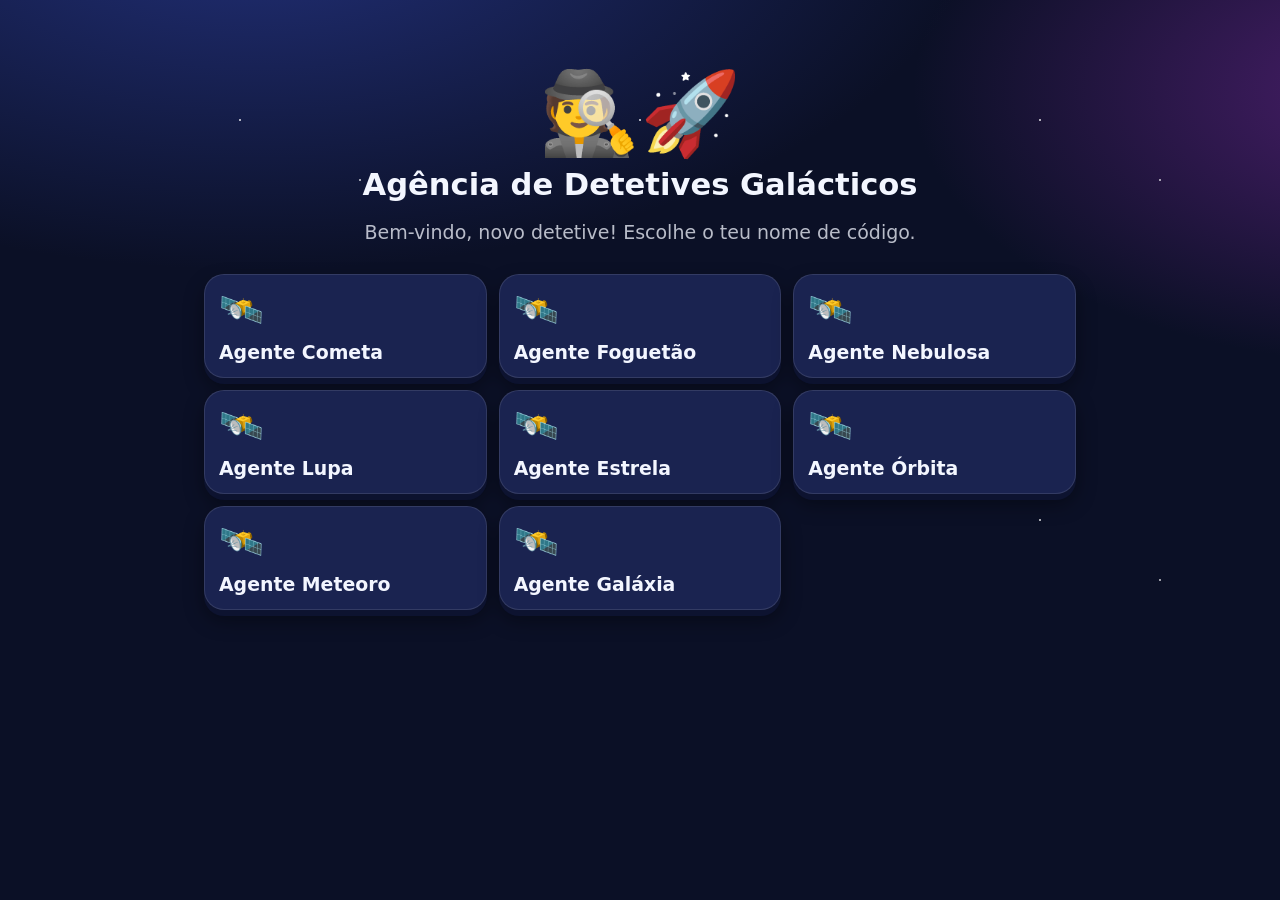
<file: jogos/detetives/index.html>
<!DOCTYPE html>
<html lang="pt-PT">
<head>
<meta charset="utf-8">
<meta name="viewport" content="width=device-width, initial-scale=1, maximum-scale=1, user-scalable=no, viewport-fit=cover">
<meta name="apple-mobile-web-app-capable" content="yes">
<meta name="apple-mobile-web-app-status-bar-style" content="black-translucent">
<meta name="theme-color" content="#0b1026">
<title>Agência de Detetives Galácticos</title>
<link rel="icon" href="data:image/svg+xml,<svg xmlns='http://www.w3.org/2000/svg' viewBox='0 0 100 100'><text y='.9em' font-size='90'>🕵️</text></svg>">
<link rel="manifest" href="manifest.webmanifest">
<link rel="apple-touch-icon" href="icon-192.png">
<meta name="apple-mobile-web-app-title" content="Detetives">
<link rel="stylesheet" href="css/style.css">
</head>
<body>
<div id="app"><div class="stars"></div><div class="screen center" style="justify-content:center"><div style="font-size:4rem">🕵️🚀</div><h1>Agência de Detetives Galácticos</h1><p class="muted">A carregar...</p></div></div>
<script src="js/util.js"></script>
<script src="js/math.js"></script>
<script src="data/banco_portugues.js"></script>
<script src="data/banco_leitura.js"></script>
<script src="data/banco_ingles.js"></script>
<script src="data/banco_meio.js"></script>
<script src="js/pt.js"></script>
<script src="js/casos.js"></script>
<script src="js/engine.js"></script>
<script>if ('serviceWorker' in navigator) { window.addEventListener('load', () => navigator.serviceWorker.register('sw.js').catch(() => {})); }</script>
</body>
</html>
</file>
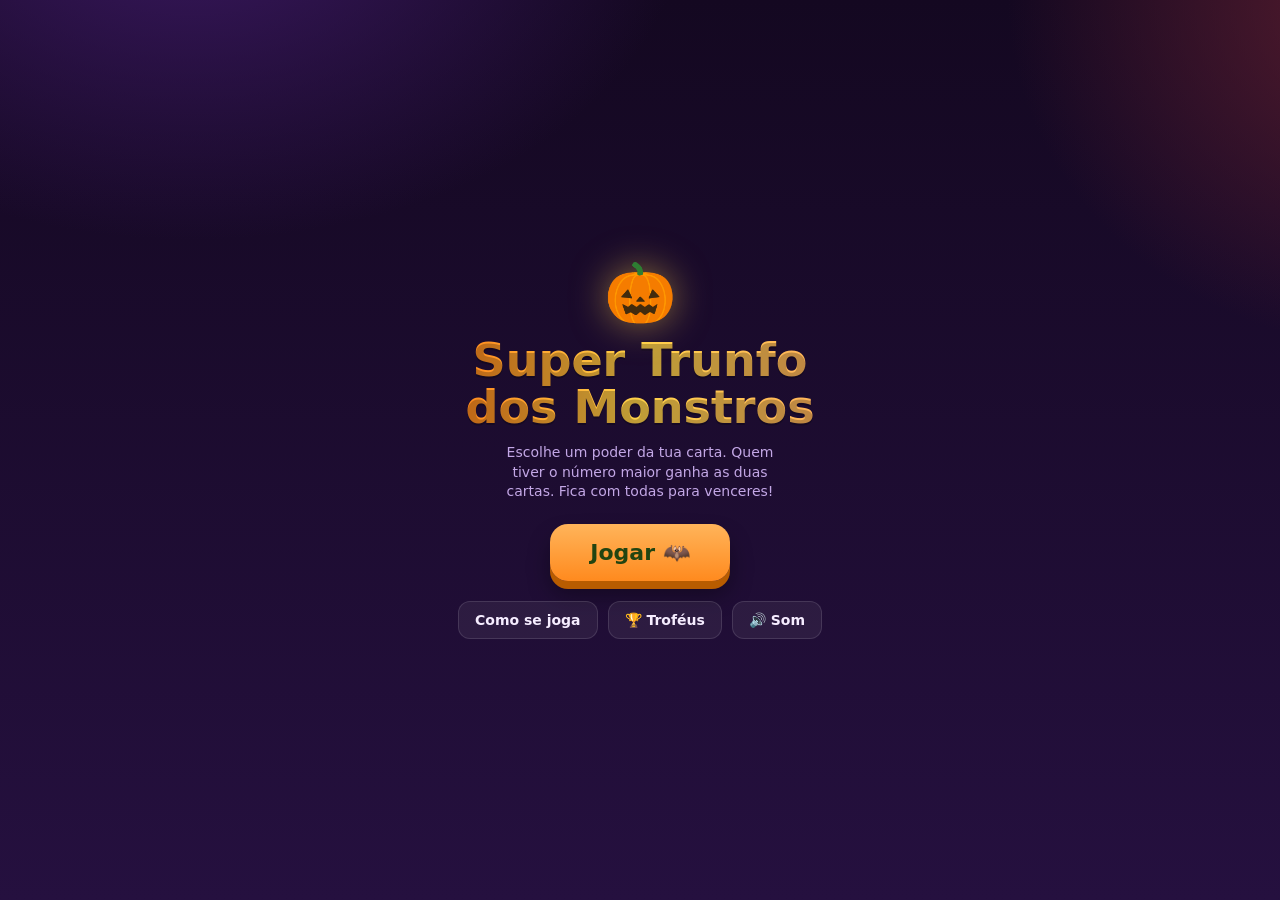
<file: jogos/halloween/index.html>
<!doctype html>
<html lang="pt-PT">
<head>
<meta charset="utf-8">
<meta name="viewport" content="width=device-width, initial-scale=1, viewport-fit=cover, maximum-scale=1, user-scalable=no">
<meta name="robots" content="noindex, nofollow">
<title>Super Trunfo dos Monstros</title>
<meta name="description" content="Jogo de cartas de Halloween contra o computador.">
<meta name="theme-color" content="#140821">
<meta name="apple-mobile-web-app-capable" content="yes">
<meta name="apple-mobile-web-app-status-bar-style" content="black-translucent">
<meta name="apple-mobile-web-app-title" content="Monstros">
<link rel="apple-touch-icon" href="icon-192.png">
<link rel="manifest" href="manifest.webmanifest">
<style>
  :root{
    --bg:#140821; --bg2:#25103f; --panel:#2c1348; --panel2:#3a1b5e;
    --ink:#f6edff; --muted:#c3a7e6; --line:rgba(255,255,255,.12);
    --orange:#ff8a1e; --orange2:#ffb45a; --purple:#9a5cff; --green:#6ee86e;
    --red:#ff5a6a; --gold:#ffd24a;
  }
  *{box-sizing:border-box; -webkit-tap-highlight-color:transparent}
  html,body{margin:0;padding:0;height:100%}
  body{
    font-family:"Trebuchet MS","Segoe UI",system-ui,-apple-system,sans-serif;
    color:var(--ink); background:
      radial-gradient(900px 600px at 15% -10%, #3a1860 0%, transparent 55%),
      radial-gradient(800px 700px at 110% 0%, #5a1d2e 0%, transparent 50%),
      linear-gradient(180deg,var(--bg),var(--bg2));
    background-attachment:fixed; overflow:hidden; user-select:none;
    touch-action:manipulation;
  }
  #app{position:fixed; inset:0; display:flex; flex-direction:column;
    padding:calc(env(safe-area-inset-top) + 8px) 12px calc(env(safe-area-inset-bottom) + 10px);
    max-width:620px; margin:0 auto}
  .scr{display:none; flex:1; min-height:0; flex-direction:column}
  .scr.on{display:flex}

  /* ---------- Título ---------- */
  #title{align-items:center; justify-content:center; text-align:center; gap:4px}
  .moon{font-size:58px; filter:drop-shadow(0 0 18px rgba(255,210,74,.5))}
  h1{margin:6px 0 0; font-size:clamp(30px,8.5vw,46px); line-height:1.02; font-weight:900;
    background:linear-gradient(90deg,var(--orange),var(--gold),var(--orange2));
    -webkit-background-clip:text;background-clip:text;color:transparent;
    text-shadow:0 2px 0 rgba(0,0,0,.25)}
  .tsub{color:var(--muted); font-size:14px; margin:8px 0 18px; max-width:300px; line-height:1.4}
  .big{border:0; cursor:pointer; font-family:inherit; font-weight:900;
    color:#241; background:linear-gradient(180deg,var(--orange2),var(--orange));
    padding:16px 40px; border-radius:18px; font-size:22px;
    box-shadow:0 8px 0 #b85c00, 0 14px 22px rgba(0,0,0,.35)}
  .big:active{transform:translateY(5px); box-shadow:0 3px 0 #b85c00}
  .tlinks{display:flex; gap:10px; margin-top:16px}
  .ghostbtn{border:1px solid var(--line); background:rgba(255,255,255,.06); color:var(--ink);
    font-family:inherit; font-weight:700; padding:10px 16px; border-radius:12px; font-size:14px; cursor:pointer}
  .ghostbtn:active{transform:scale(.96)}

  /* ---------- HUD ---------- */
  #hud{display:flex; align-items:center; gap:8px; margin-bottom:6px}
  .score{flex:1; background:var(--panel); border:1px solid var(--line); border-radius:14px;
    padding:8px 10px; display:flex; align-items:center; gap:8px}
  .score .av{font-size:22px}
  .score .nm{font-size:11px; color:var(--muted); line-height:1}
  .score .ct{font-size:20px; font-weight:900; line-height:1}
  .score.you{border-color:rgba(110,232,110,.45)}
  .score.bot{border-color:rgba(255,90,106,.45)}
  .pot{min-width:64px; text-align:center; background:var(--panel2); border:1px solid var(--line);
    border-radius:14px; padding:6px 8px}
  .pot .ct{font-size:19px; font-weight:900; color:var(--gold); line-height:1}
  .pot .nm{font-size:10px; color:var(--muted)}
  .iconbtn{width:40px;height:40px;border-radius:12px;border:1px solid var(--line);
    background:var(--panel); color:var(--ink); font-size:18px; cursor:pointer; flex:0 0 auto}
  .iconbtn:active{transform:scale(.92)}

  /* ---------- Zona do bot ---------- */
  #botzone{display:flex; justify-content:center; align-items:center; min-height:0; flex:0 0 auto; margin-bottom:4px}
  .minicard{width:120px; border-radius:14px; border:2px solid var(--line); overflow:hidden;
    background:var(--panel); position:relative}
  .back{height:150px; display:flex; align-items:center; justify-content:center;
    background:
      repeating-linear-gradient(45deg,#3a1b5e 0 10px,#2c1348 10px 20px);
    font-size:46px; filter:drop-shadow(0 0 8px rgba(154,92,255,.6))}
  .mini-art{display:block; width:100%; height:92px; background:#1b0e2e}
  .mini-name{font-size:11px; font-weight:800; text-align:center; padding:4px 2px 2px; line-height:1}
  .mini-rows{padding:2px 6px 6px; font-size:11px}
  .mini-rows .r{display:flex; justify-content:space-between; padding:1px 0; color:var(--muted)}
  .mini-rows .r b{color:var(--ink)}
  .mini-rows .r.hit{color:#fff}
  .mini-rows .r.hit b{color:var(--gold)}

  /* ---------- Mensagem ---------- */
  #msg{text-align:center; font-weight:800; font-size:15px; min-height:22px; padding:2px 6px;
    line-height:1.25}
  #msg .win{color:var(--green)} #msg .lose{color:var(--red)} #msg .tie{color:var(--gold)}

  /* ---------- A tua carta ---------- */
  #youzone{flex:1; min-height:0; display:flex; flex-direction:column; justify-content:flex-end}
  .card{background:linear-gradient(180deg,var(--panel2),var(--panel)); border:2px solid var(--purple);
    border-radius:20px; padding:10px; box-shadow:0 10px 26px rgba(0,0,0,.4);
    display:flex; flex-direction:column; min-height:0}
  .card .cname{font-size:18px; font-weight:900; text-align:center; margin:0 0 6px}
  .art{width:100%; flex:1; min-height:90px; border-radius:14px; background:#1b0e2e; display:block}
  .attrs{display:grid; grid-template-columns:1fr 1fr; gap:8px; margin-top:8px}
  .attr{display:flex; align-items:center; gap:8px; border:2px solid var(--line);
    background:rgba(255,255,255,.05); border-radius:14px; padding:10px 12px; cursor:pointer;
    font-family:inherit; color:var(--ink); text-align:left}
  .attr .em{font-size:22px}
  .attr .al{flex:1}
  .attr .al .k{font-size:12px; color:var(--muted); line-height:1}
  .attr .al .v{font-size:22px; font-weight:900; line-height:1.1}
  .attr.pick{border-color:var(--orange); background:rgba(255,138,30,.16)}
  .attr:disabled{opacity:.6; cursor:default}
  .attr.go{animation:pulse 1.1s infinite}
  @keyframes pulse{0%,100%{box-shadow:0 0 0 0 rgba(255,138,30,0)}50%{box-shadow:0 0 0 4px rgba(255,138,30,.35)}}
  .bar{display:flex; gap:10px; margin-top:8px}
  .bar .big{flex:1; padding:14px; font-size:19px; border-radius:16px}
  .hint{text-align:center; color:var(--muted); font-size:12px; margin-top:6px; min-height:14px}

  /* ---------- Fim ---------- */
  #over{align-items:center; justify-content:center; text-align:center; gap:6px}
  #overEmo{font-size:70px}
  #overTitle{font-size:30px; font-weight:900; margin:4px}
  #overSub{color:var(--muted); font-size:15px; margin-bottom:10px}
  .tro{display:flex; flex-wrap:wrap; gap:8px; justify-content:center; margin:6px 0 16px; max-width:360px}
  .trb{background:var(--panel); border:1px solid var(--line); border-radius:12px; padding:8px 12px;
    font-size:13px; display:flex; align-items:center; gap:6px}
  .trb.new{border-color:var(--gold); box-shadow:0 0 0 2px rgba(255,210,74,.3)}

  /* ---------- Modal troféus ---------- */
  #troScr{align-items:center; justify-content:center}
  .panel{background:var(--panel); border:1px solid var(--line); border-radius:20px; padding:18px;
    max-width:380px; width:100%}
  .panel h2{margin:0 0 12px; font-size:22px; text-align:center}
  .tlist{display:flex; flex-direction:column; gap:10px; margin-bottom:14px}
  .ti{display:flex; gap:12px; align-items:center; padding:10px; border-radius:12px;
    background:rgba(255,255,255,.05); border:1px solid var(--line)}
  .ti.locked{opacity:.45}
  .ti .ic{font-size:26px}
  .ti .tx .t{font-weight:800; font-size:14px}
  .ti .tx .d{font-size:12px; color:var(--muted)}
</style>
</head>
<body>
<div id="app">

  <!-- TÍTULO -->
  <section id="title" class="scr on">
    <div class="moon">🎃</div>
    <h1>Super Trunfo<br>dos Monstros</h1>
    <div class="tsub">Escolhe um poder da tua carta. Quem tiver o número maior ganha as duas cartas. Fica com todas para venceres!</div>
    <button class="big" id="playBtn">Jogar 🦇</button>
    <div class="tlinks">
      <button class="ghostbtn" id="howBtn">Como se joga</button>
      <button class="ghostbtn" id="troBtn">🏆 Troféus</button>
      <button class="ghostbtn" id="muteBtn">🔊 Som</button>
    </div>
  </section>

  <!-- JOGO -->
  <section id="game" class="scr">
    <div id="hud">
      <div class="score you"><span class="av">🧑</span><div><div class="nm">Tu</div><div class="ct" id="youCt">0</div></div></div>
      <div class="pot"><div class="ct" id="potCt">0</div><div class="nm">no monte</div></div>
      <div class="score bot"><span class="av">👹</span><div><div class="nm">Bot</div><div class="ct" id="botCt">0</div></div></div>
      <button class="iconbtn" id="muteBtn2">🔊</button>
    </div>

    <div id="botzone"></div>
    <div id="msg"></div>

    <div id="youzone">
      <div class="card">
        <div class="cname" id="yName">Carta</div>
        <canvas class="art" id="yArt"></canvas>
        <div class="attrs" id="attrs"></div>
      </div>
      <div class="hint" id="hint"></div>
      <div class="bar" id="bar" style="display:none">
        <button class="big" id="contBtn">Continuar ▶</button>
      </div>
    </div>
  </section>

  <!-- FIM -->
  <section id="over" class="scr">
    <div id="overEmo">🏆</div>
    <div id="overTitle">Ganhaste!</div>
    <div id="overSub"></div>
    <div class="tro" id="overTro"></div>
    <button class="big" id="againBtn">Jogar outra vez</button>
    <button class="ghostbtn" id="homeBtn" style="margin-top:12px">Menu</button>
  </section>

  <!-- TROFÉUS -->
  <section id="troScr" class="scr">
    <div class="panel">
      <h2>🏆 Troféus</h2>
      <div class="tlist" id="troList"></div>
      <button class="big" id="troClose" style="width:100%">Voltar</button>
    </div>
  </section>

</div>

<script>
"use strict";
/* ============================ SOM ============================ */
const SFX = (()=>{
  let ctx=null, on=true;
  function ac(){ if(!ctx){ try{ctx=new (window.AudioContext||window.webkitAudioContext)();}catch(e){} } return ctx; }
  function tone(f,t,type,vol,when){
    if(!on) return; const c=ac(); if(!c) return;
    const o=c.createOscillator(), g=c.createGain(), s=c.currentTime+(when||0);
    o.type=type||"square"; o.frequency.setValueAtTime(f,s);
    g.gain.setValueAtTime(0.0001,s); g.gain.exponentialRampToValueAtTime(vol||0.2,s+0.02);
    g.gain.exponentialRampToValueAtTime(0.0001,s+t);
    o.connect(g).connect(c.destination); o.start(s); o.stop(s+t+0.02);
  }
  return {
    setOn(v){on=v;}, isOn(){return on;}, resume(){const c=ac(); if(c&&c.state==="suspended")c.resume();},
    tap(){tone(420,0.07,"square",0.15);},
    pick(){tone(600,0.08,"triangle",0.2); tone(820,0.09,"triangle",0.18,0.06);},
    win(){tone(540,0.1,"square",0.2); tone(720,0.12,"square",0.2,0.1); tone(960,0.16,"square",0.2,0.22);},
    lose(){tone(300,0.14,"sawtooth",0.18); tone(200,0.2,"sawtooth",0.16,0.12);},
    tie(){tone(440,0.1,"sine",0.18); tone(440,0.1,"sine",0.18,0.14);},
    victory(){[523,659,784,1047].forEach((f,i)=>tone(f,0.22,"square",0.2,i*0.14));},
    defeat(){[440,370,294,247].forEach((f,i)=>tone(f,0.26,"sawtooth",0.17,i*0.16));}
  };
})();

/* ============================ ARTE DOS MONSTROS ============================ */
// cada funcao desenha em coordenadas CSS; cx,cy centro; s = escala
function shadow(g,cx,cy,s){ g.save(); g.globalAlpha=.22; g.fillStyle="#000";
  g.beginPath(); g.ellipse(cx,cy+78*s,52*s,12*s,0,0,7); g.fill(); g.restore(); }
function eye(g,x,y,r,pr,look){ g.fillStyle="#fff"; g.beginPath(); g.arc(x,y,r,0,7); g.fill();
  g.fillStyle="#1a1a1a"; g.beginPath(); g.arc(x+(look||0),y,pr,0,7); g.fill(); }
function fang(g,x,y,w,h){ g.fillStyle="#fff"; g.beginPath(); g.moveTo(x-w,y); g.lineTo(x+w,y); g.lineTo(x,y+h); g.closePath(); g.fill(); }

const ART = {
  fantasminha(g,cx,cy,s){ shadow(g,cx,cy,s);
    g.fillStyle="#f3f0ff"; g.beginPath(); g.arc(cx,cy-10*s,46*s,Math.PI,0);
    g.lineTo(cx+46*s,cy+40*s);
    for(let i=0;i<4;i++){ g.lineTo(cx+46*s-(i*2+1)*11.5*s, cy+40*s+(i%2?-14*s:0)); }
    g.lineTo(cx-46*s,cy+40*s); g.closePath(); g.fill();
    eye(g,cx-16*s,cy-10*s,9*s,5*s); eye(g,cx+16*s,cy-10*s,9*s,5*s);
    g.fillStyle="#1a1a1a"; g.beginPath(); g.ellipse(cx,cy+14*s,7*s,10*s,0,0,7); g.fill(); },

  abobora(g,cx,cy,s){ shadow(g,cx,cy,s);
    g.fillStyle="#2f7d2f"; g.fillRect(cx-5*s,cy-58*s,10*s,18*s);
    g.fillStyle="#ff8a1e"; for(let d=-1;d<=1;d++){ g.beginPath(); g.ellipse(cx+d*26*s,cy+4*s,30*s,44*s,0,0,7); g.fill(); }
    g.beginPath(); g.ellipse(cx,cy+4*s,40*s,46*s,0,0,7); g.fill();
    g.fillStyle="#3a1b00";
    g.beginPath(); g.moveTo(cx-24*s,cy-14*s); g.lineTo(cx-6*s,cy-4*s); g.lineTo(cx-24*s,cy+2*s); g.closePath(); g.fill();
    g.beginPath(); g.moveTo(cx+24*s,cy-14*s); g.lineTo(cx+6*s,cy-4*s); g.lineTo(cx+24*s,cy+2*s); g.closePath(); g.fill();
    g.beginPath(); g.moveTo(cx-26*s,cy+22*s);
    [[-16,10],[-8,22],[0,12],[8,22],[16,10],[26,22]].forEach(p=>g.lineTo(cx+p[0]*s,cy+p[1]*s));
    g.lineTo(cx-26*s,cy+22*s); g.fill(); },

  morcego(g,cx,cy,s){ shadow(g,cx,cy,s); g.fillStyle="#40235f";
    g.beginPath(); g.arc(cx,cy,26*s,0,7); g.fill();
    g.beginPath(); g.moveTo(cx-18*s,cy-22*s); g.lineTo(cx-10*s,cy-40*s); g.lineTo(cx-4*s,cy-24*s); g.fill();
    g.beginPath(); g.moveTo(cx+18*s,cy-22*s); g.lineTo(cx+10*s,cy-40*s); g.lineTo(cx+4*s,cy-24*s); g.fill();
    // asas
    [-1,1].forEach(d=>{ g.beginPath(); g.moveTo(cx+d*20*s,cy-4*s);
      g.quadraticCurveTo(cx+d*60*s,cy-30*s,cx+d*62*s,cy+6*s);
      g.lineTo(cx+d*44*s,cy); g.lineTo(cx+d*46*s,cy+20*s); g.lineTo(cx+d*30*s,cy+8*s);
      g.lineTo(cx+d*30*s,cy+24*s); g.lineTo(cx+d*18*s,cy+8*s); g.closePath(); g.fill(); });
    eye(g,cx-9*s,cy-2*s,6*s,3*s); eye(g,cx+9*s,cy-2*s,6*s,3*s);
    fang(g,cx-6*s,cy+12*s,3*s,7*s); fang(g,cx+6*s,cy+12*s,3*s,7*s); },

  esqueleto(g,cx,cy,s){ shadow(g,cx,cy,s); g.fillStyle="#eef0f2";
    g.beginPath(); g.arc(cx,cy-6*s,40*s,0,7); g.fill();
    g.fillRect(cx-22*s,cy+26*s,44*s,16*s);
    g.fillStyle="#1a1a1a"; g.beginPath(); g.ellipse(cx-15*s,cy-8*s,11*s,13*s,0,0,7); g.fill();
    g.beginPath(); g.ellipse(cx+15*s,cy-8*s,11*s,13*s,0,0,7); g.fill();
    g.beginPath(); g.moveTo(cx,cy+6*s); g.lineTo(cx-6*s,cy+16*s); g.lineTo(cx+6*s,cy+16*s); g.fill();
    g.strokeStyle="#cfd3d8"; g.lineWidth=2*s;
    for(let i=-1;i<=2;i++){ g.beginPath(); g.moveTo(cx-18*s+i*12*s,cy+26*s); g.lineTo(cx-18*s+i*12*s,cy+42*s); g.stroke(); } },

  bruxa(g,cx,cy,s){ shadow(g,cx,cy,s);
    g.fillStyle="#86d36b"; g.beginPath(); g.arc(cx,cy+6*s,34*s,0,7); g.fill();
    g.fillStyle="#58a33e"; g.beginPath(); g.moveTo(cx+8*s,cy+4*s); g.lineTo(cx+26*s,cy+16*s); g.lineTo(cx+8*s,cy+18*s); g.fill();
    g.fillStyle="#2a1140"; g.beginPath(); g.moveTo(cx-44*s,cy-18*s); g.lineTo(cx+44*s,cy-18*s); g.lineTo(cx,cy-74*s); g.closePath(); g.fill();
    g.fillStyle="#ff8a1e"; g.fillRect(cx-44*s,cy-24*s,88*s,10*s);
    g.fillStyle="#7a3b00"; // cabelo
    g.fillRect(cx-40*s,cy-16*s,10*s,40*s); g.fillRect(cx+30*s,cy-16*s,10*s,40*s);
    eye(g,cx-12*s,cy-2*s,7*s,4*s); eye(g,cx+12*s,cy-2*s,7*s,4*s);
    g.strokeStyle="#2a1140"; g.lineWidth=3*s; g.beginPath(); g.arc(cx,cy+18*s,10*s,0.1,Math.PI-0.1); g.stroke(); },

  gato(g,cx,cy,s){ shadow(g,cx,cy,s); g.fillStyle="#352049";
    g.beginPath(); g.moveTo(cx-30*s,cy-18*s); g.lineTo(cx-20*s,cy-50*s); g.lineTo(cx-6*s,cy-24*s); g.fill();
    g.beginPath(); g.moveTo(cx+30*s,cy-18*s); g.lineTo(cx+20*s,cy-50*s); g.lineTo(cx+6*s,cy-24*s); g.fill();
    g.beginPath(); g.arc(cx,cy,36*s,0,7); g.fill();
    g.fillStyle="#6ee86e"; g.beginPath(); g.ellipse(cx-13*s,cy-4*s,7*s,11*s,0,0,7); g.fill();
    g.beginPath(); g.ellipse(cx+13*s,cy-4*s,7*s,11*s,0,0,7); g.fill();
    g.fillStyle="#111"; g.fillRect(cx-15*s,cy-13*s,4*s,18*s); g.fillRect(cx+11*s,cy-13*s,4*s,18*s);
    g.fillStyle="#ff8a1e"; g.beginPath(); g.moveTo(cx,cy+8*s); g.lineTo(cx-5*s,cy+14*s); g.lineTo(cx+5*s,cy+14*s); g.fill();
    g.strokeStyle="#aaa"; g.lineWidth=1.5*s;
    [-1,1].forEach(d=>{ for(let i=0;i<3;i++){ g.beginPath(); g.moveTo(cx+d*8*s,cy+12*s+i*5*s); g.lineTo(cx+d*40*s,cy+6*s+i*8*s); g.stroke(); } }); },

  vampiro(g,cx,cy,s){ shadow(g,cx,cy,s);
    g.fillStyle="#1a1140"; g.beginPath(); g.moveTo(cx-40*s,cy+30*s); g.lineTo(cx-30*s,cy-10*s);
    g.lineTo(cx+30*s,cy-10*s); g.lineTo(cx+40*s,cy+30*s); g.closePath(); g.fill();
    g.fillStyle="#f0e4e4"; g.beginPath(); g.arc(cx,cy-4*s,32*s,0,7); g.fill();
    g.fillStyle="#140a22"; g.beginPath(); g.moveTo(cx-32*s,cy-18*s);
    g.lineTo(cx-4*s,cy-14*s); g.lineTo(cx,cy-26*s); g.lineTo(cx+4*s,cy-14*s); g.lineTo(cx+32*s,cy-18*s);
    g.lineTo(cx+30*s,cy-34*s); g.lineTo(cx-30*s,cy-34*s); g.fill();
    eye(g,cx-12*s,cy-2*s,6*s,3*s); eye(g,cx+12*s,cy-2*s,6*s,3*s);
    g.fillStyle="#b02030"; g.beginPath(); g.arc(cx,cy+14*s,9*s,0,Math.PI); g.fill();
    fang(g,cx-6*s,cy+14*s,2.5*s,8*s); fang(g,cx+6*s,cy+14*s,2.5*s,8*s); },

  zombie(g,cx,cy,s){ shadow(g,cx,cy,s);
    g.fillStyle="#7fae5a"; g.beginPath(); g.arc(cx,cy,36*s,0,7); g.fill();
    g.fillStyle="#5f8a3e"; g.beginPath(); g.arc(cx+22*s,cy-18*s,8*s,0,7); g.fill();
    eye(g,cx-13*s,cy-4*s,8*s,4*s,2*s);
    g.fillStyle="#333"; g.beginPath(); g.arc(cx+13*s,cy-2*s,5*s,0,7); g.fill();
    g.strokeStyle="#355"; g.lineWidth=2*s; g.beginPath(); g.moveTo(cx+4*s,cy-26*s); g.lineTo(cx+22*s,cy-24*s); g.stroke();
    for(let i=0;i<3;i++){ g.beginPath(); g.moveTo(cx+6*s+i*5*s,cy-30*s); g.lineTo(cx+6*s+i*5*s,cy-20*s); g.stroke(); }
    g.fillStyle="#333"; g.beginPath(); g.moveTo(cx-14*s,cy+16*s); g.lineTo(cx+14*s,cy+16*s); g.lineTo(cx+14*s,cy+22*s); g.lineTo(cx-14*s,cy+22*s); g.fill();
    g.fillStyle="#6ee86e"; g.fillRect(cx-6*s,cy+22*s,5*s,14*s); },

  aranha(g,cx,cy,s){ shadow(g,cx,cy,s); g.strokeStyle="#35204a"; g.lineWidth=5*s;
    [-1,1].forEach(d=>{ for(let i=0;i<4;i++){ const yy=cy-14*s+i*12*s;
      g.beginPath(); g.moveTo(cx+d*16*s,cy); g.lineTo(cx+d*44*s,yy-10*s); g.lineTo(cx+d*54*s,yy+6*s); g.stroke(); } });
    g.fillStyle="#35204a"; g.beginPath(); g.arc(cx,cy,30*s,0,7); g.fill();
    g.beginPath(); g.arc(cx,cy-22*s,14*s,0,7); g.fill();
    g.fillStyle="#ff3b3b"; for(const dx of[-8,-3,2,7]){ g.beginPath(); g.arc(cx+dx*s,cy-24*s,2.6*s,0,7); g.fill(); }
    g.fillStyle="#fff"; g.beginPath(); g.arc(cx-6*s,cy-2*s,5*s,0,7); g.fill(); g.beginPath(); g.arc(cx+6*s,cy-2*s,5*s,0,7); g.fill();
    g.fillStyle="#111"; g.beginPath(); g.arc(cx-6*s,cy-2*s,2.5*s,0,7); g.fill(); g.beginPath(); g.arc(cx+6*s,cy-2*s,2.5*s,0,7); g.fill(); },

  lobisomem(g,cx,cy,s){ shadow(g,cx,cy,s); g.fillStyle="#6b4a2a";
    g.beginPath(); g.moveTo(cx-34*s,cy-14*s); g.lineTo(cx-30*s,cy-46*s); g.lineTo(cx-10*s,cy-26*s); g.fill();
    g.beginPath(); g.moveTo(cx+34*s,cy-14*s); g.lineTo(cx+30*s,cy-46*s); g.lineTo(cx+10*s,cy-26*s); g.fill();
    g.beginPath(); g.arc(cx,cy-2*s,36*s,0,7); g.fill();
    g.fillStyle="#4a3119"; g.beginPath(); g.ellipse(cx,cy+16*s,20*s,16*s,0,0,7); g.fill();
    g.fillStyle="#1a1a1a"; g.beginPath(); g.arc(cx,cy+8*s,6*s,0,7); g.fill();
    g.fillStyle="#ffd24a"; g.beginPath(); g.ellipse(cx-14*s,cy-6*s,7*s,9*s,0,0,7); g.fill();
    g.beginPath(); g.ellipse(cx+14*s,cy-6*s,7*s,9*s,0,0,7); g.fill();
    g.fillStyle="#111"; g.fillRect(cx-16*s,cy-10*s,4*s,8*s); g.fillRect(cx+12*s,cy-10*s,4*s,8*s);
    fang(g,cx-10*s,cy+22*s,3*s,9*s); fang(g,cx+10*s,cy+22*s,3*s,9*s); },

  mumia(g,cx,cy,s){ shadow(g,cx,cy,s); g.fillStyle="#e8e2cf";
    g.beginPath(); g.arc(cx,cy,38*s,0,7); g.fill();
    g.strokeStyle="#c3b48a"; g.lineWidth=3*s;
    for(let i=-3;i<=3;i++){ g.beginPath(); g.moveTo(cx-40*s,cy+i*10*s-2*s); g.lineTo(cx+40*s,cy+i*10*s+4*s); g.stroke(); }
    g.fillStyle="#1a1a1a"; g.save(); g.translate(cx-12*s,cy-6*s); g.rotate(-0.15);
    g.fillRect(-9*s,-6*s,18*s,12*s); g.restore();
    g.fillStyle="#6ee86e"; g.beginPath(); g.arc(cx+13*s,cy-4*s,6*s,0,7); g.fill(); },

  verde(g,cx,cy,s){ shadow(g,cx,cy,s);
    g.fillStyle="#9aa0a6"; g.fillRect(cx-44*s,cy-6*s,10*s,16*s); g.fillRect(cx+34*s,cy-6*s,10*s,16*s);
    g.fillStyle="#5bbf4a"; g.beginPath(); g.moveTo(cx-36*s,cy-18*s); g.lineTo(cx+36*s,cy-18*s);
    g.lineTo(cx+36*s,cy+34*s); g.lineTo(cx-36*s,cy+34*s); g.closePath(); g.fill();
    g.fillStyle="#2f1a0a"; g.fillRect(cx-36*s,cy-30*s,72*s,14*s);
    eye(g,cx-14*s,cy-2*s,8*s,4*s); eye(g,cx+14*s,cy-2*s,8*s,4*s);
    g.strokeStyle="#2b6b22"; g.lineWidth=3*s; g.beginPath(); g.moveTo(cx-14*s,cy+20*s); g.lineTo(cx+14*s,cy+20*s); g.stroke();
    for(let i=0;i<4;i++){ g.beginPath(); g.moveTo(cx-12*s+i*8*s,cy+16*s); g.lineTo(cx-12*s+i*8*s,cy+24*s); g.stroke(); } },

  caveiraFogo(g,cx,cy,s){ shadow(g,cx,cy,s);
    g.fillStyle="#ff8a1e"; g.beginPath(); g.moveTo(cx,cy-64*s);
    g.quadraticCurveTo(cx+26*s,cy-40*s,cx+16*s,cy-24*s);
    g.quadraticCurveTo(cx+30*s,cy-36*s,cx-2*s,cy-24*s);
    g.quadraticCurveTo(cx-28*s,cy-42*s,cx,cy-64*s); g.fill();
    g.fillStyle="#ffd24a"; g.beginPath(); g.moveTo(cx,cy-54*s);
    g.quadraticCurveTo(cx+14*s,cy-40*s,cx+6*s,cy-28*s);
    g.quadraticCurveTo(cx-16*s,cy-38*s,cx,cy-54*s); g.fill();
    g.fillStyle="#eef0f2"; g.beginPath(); g.arc(cx,cy,34*s,0,7); g.fill(); g.fillRect(cx-18*s,cy+22*s,36*s,14*s);
    g.fillStyle="#ff6a00"; g.beginPath(); g.arc(cx-13*s,cy-4*s,10*s,0,7); g.fill(); g.beginPath(); g.arc(cx+13*s,cy-4*s,10*s,0,7); g.fill();
    g.fillStyle="#333"; for(let i=-1;i<=1;i++){ g.fillRect(cx-6*s+i*10*s-2*s,cy+22*s,4*s,14*s); } },

  olho(g,cx,cy,s){ shadow(g,cx,cy,s); g.fillStyle="#2a1340";
    [-1,1].forEach(d=>{ g.beginPath(); g.moveTo(cx+d*26*s,cy-6*s);
      g.quadraticCurveTo(cx+d*52*s,cy-26*s,cx+d*50*s,cy+2*s); g.lineTo(cx+d*30*s,cy); g.closePath(); g.fill(); });
    g.fillStyle="#fff"; g.beginPath(); g.arc(cx,cy,32*s,0,7); g.fill();
    g.strokeStyle="#c33"; g.lineWidth=1.4*s;
    for(let i=0;i<8;i++){ const a=i/8*7; g.beginPath(); g.moveTo(cx,cy); g.lineTo(cx+Math.cos(a)*30*s,cy+Math.sin(a)*30*s); g.stroke(); }
    g.fillStyle="#2e8bd0"; g.beginPath(); g.arc(cx,cy,15*s,0,7); g.fill();
    g.fillStyle="#111"; g.beginPath(); g.arc(cx,cy,7*s,0,7); g.fill();
    g.fillStyle="#fff"; g.beginPath(); g.arc(cx-3*s,cy-3*s,2.5*s,0,7); g.fill(); },

  slime(g,cx,cy,s){ shadow(g,cx,cy,s); g.fillStyle="#9a5cff";
    g.beginPath(); g.moveTo(cx-42*s,cy+34*s);
    g.quadraticCurveTo(cx-48*s,cy-20*s,cx-16*s,cy-34*s);
    g.quadraticCurveTo(cx+0*s,cy-42*s,cx+16*s,cy-34*s);
    g.quadraticCurveTo(cx+48*s,cy-20*s,cx+42*s,cy+34*s);
    // pingos
    g.lineTo(cx+30*s,cy+34*s); g.lineTo(cx+26*s,cy+46*s); g.lineTo(cx+22*s,cy+34*s);
    g.lineTo(cx-4*s,cy+34*s); g.lineTo(cx-8*s,cy+50*s); g.lineTo(cx-12*s,cy+34*s);
    g.closePath(); g.fill();
    eye(g,cx-12*s,cy-4*s,9*s,5*s); eye(g,cx+12*s,cy-4*s,9*s,5*s);
    g.fillStyle="#2a0f4a"; g.beginPath(); g.arc(cx,cy+16*s,8*s,0,Math.PI); g.fill(); },

  diabrete(g,cx,cy,s){ shadow(g,cx,cy,s); g.fillStyle="#e23a3a";
    g.beginPath(); g.moveTo(cx-30*s,cy-18*s); g.quadraticCurveTo(cx-44*s,cy-44*s,cx-20*s,cy-40*s); g.lineTo(cx-18*s,cy-24*s); g.fill();
    g.beginPath(); g.moveTo(cx+30*s,cy-18*s); g.quadraticCurveTo(cx+44*s,cy-44*s,cx+20*s,cy-40*s); g.lineTo(cx+18*s,cy-24*s); g.fill();
    g.beginPath(); g.arc(cx,cy,34*s,0,7); g.fill();
    g.fillStyle="#ffd24a"; g.beginPath(); g.moveTo(cx-20*s,cy-6*s); g.lineTo(cx-6*s,cy-2*s); g.lineTo(cx-18*s,cy+2*s); g.fill();
    g.beginPath(); g.moveTo(cx+20*s,cy-6*s); g.lineTo(cx+6*s,cy-2*s); g.lineTo(cx+18*s,cy+2*s); g.fill();
    g.fillStyle="#111"; g.beginPath(); g.arc(cx-12*s,cy-2*s,3*s,0,7); g.fill(); g.beginPath(); g.arc(cx+12*s,cy-2*s,3*s,0,7); g.fill();
    g.strokeStyle="#4a0d0d"; g.lineWidth=4*s; g.beginPath(); g.moveTo(cx-16*s,cy+22*s);
    g.quadraticCurveTo(cx,cy+12*s,cx+16*s,cy+22*s); g.stroke();
    fang(g,cx-7*s,cy+18*s,2.5*s,6*s); fang(g,cx+7*s,cy+18*s,2.5*s,6*s); }
};

/* ============================ BARALHO ============================ */
// M=Medo, F=Forca, V=Velocidade, G=magia
const DECK = [
  {id:"fantasminha", name:"Fantasminha",     M:70,F:20,V:85,G:60},
  {id:"abobora",     name:"Abóbora Zangada",  M:60,F:55,V:30,G:50},
  {id:"morcego",     name:"Morcegão",         M:45,F:40,V:95,G:35},
  {id:"esqueleto",   name:"Esqueleto Dançarino",M:50,F:45,V:70,G:25},
  {id:"bruxa",       name:"Bruxa Risonha",    M:65,F:35,V:55,G:99},
  {id:"gato",        name:"Gato Preto",       M:40,F:30,V:90,G:45},
  {id:"vampiro",     name:"Vampiro Elegante", M:80,F:70,V:65,G:75},
  {id:"zombie",      name:"Zombie Lento",     M:75,F:80,V:10,G:20},
  {id:"aranha",      name:"Aranha Gigante",   M:85,F:60,V:75,G:15},
  {id:"lobisomem",   name:"Lobisomem",        M:90,F:95,V:80,G:30},
  {id:"mumia",       name:"Múmia Enrolada",   M:70,F:75,V:25,G:55},
  {id:"verde",       name:"Monstro Verde",    M:78,F:99,V:35,G:40},
  {id:"caveiraFogo", name:"Caveira de Fogo",  M:88,F:65,V:60,G:85},
  {id:"olho",        name:"Olho Voador",      M:82,F:25,V:88,G:70},
  {id:"slime",       name:"Slime Roxo",       M:35,F:50,V:40,G:65},
  {id:"diabrete",    name:"Diabrete",         M:68,F:58,V:78,G:80}
];
const ATTRS = [
  {k:"M", em:"😱", label:"Medo"},
  {k:"F", em:"💪", label:"Força"},
  {k:"V", em:"⚡", label:"Velocidade"},
  {k:"G", em:"✨", label:"Magia"}
];

/* ============================ GRAVAÇÃO / TROFÉUS ============================ */
const SAVE_KEY="halloween_trunfo_v1";
const TROPHIES=[
  {id:"first", ic:"🥇", t:"Primeira vitória", d:"Ganha o teu primeiro jogo"},
  {id:"five",  ic:"🏆", t:"Caçador de monstros", d:"Ganha 5 jogos"},
  {id:"pot",   ic:"💰", t:"Grande monte", d:"Leva um monte de 4+ cartas de uma vez"},
  {id:"comeback", ic:"🔥", t:"Virar o jogo", d:"Ganha depois de teres só 3 cartas ou menos"}
];
function loadSave(){ try{ return Object.assign({wins:0,trophies:{}}, JSON.parse(localStorage.getItem(SAVE_KEY)||"{}")); }catch(e){ return {wins:0,trophies:{}}; } }
function storeSave(s){ try{ localStorage.setItem(SAVE_KEY, JSON.stringify(s)); }catch(e){} }
let save=loadSave();
let newTrophies=[];
function award(id){ if(!save.trophies[id]){ save.trophies[id]=true; newTrophies.push(id); storeSave(save); } }

/* ============================ ESTADO DO JOGO ============================ */
let you=[], bot=[], pot=[], chooser="you", phase="play", wasLow=false;
const $=id=>document.getElementById(id);

function shuffle(a){ for(let i=a.length-1;i>0;i--){ const j=Math.floor(Math.random()*(i+1)); [a[i],a[j]]=[a[j],a[i]]; } return a; }

function newGame(){
  const d=shuffle(DECK.slice());
  you=d.slice(0,8); bot=d.slice(8);
  pot=[]; chooser="you"; phase="play"; wasLow=false; newTrophies=[];
  show("game"); renderAll();
  $("msg").innerHTML="Escolhe um poder da tua carta!";
  $("hint").textContent="Toca num dos quatro poderes.";
}

/* ---------- desenho de uma carta num canvas ---------- */
function paint(canvas, card){
  const dpr=Math.min(window.devicePixelRatio||1,2);
  const w=canvas.clientWidth||220, h=canvas.clientHeight||120;
  canvas.width=w*dpr; canvas.height=h*dpr;
  const g=canvas.getContext("2d"); g.setTransform(dpr,0,0,dpr,0,0);
  // fundo
  const grd=g.createLinearGradient(0,0,0,h); grd.addColorStop(0,"#2a123f"); grd.addColorStop(1,"#160a24");
  g.fillStyle=grd; g.fillRect(0,0,w,h);
  g.fillStyle="rgba(255,255,255,.04)"; for(let i=0;i<18;i++){ g.fillRect(Math.random()*w,Math.random()*h,2,2); }
  // brilho central para destacar os monstros (sobretudo os escuros)
  const halo=g.createRadialGradient(w/2,h*0.5,4,w/2,h*0.5,Math.max(w,h)*0.55);
  halo.addColorStop(0,"rgba(255,200,120,.28)"); halo.addColorStop(0.5,"rgba(154,92,255,.10)"); halo.addColorStop(1,"rgba(0,0,0,0)");
  g.fillStyle=halo; g.fillRect(0,0,w,h);
  const s=Math.min(w,h)/150;
  (ART[card.id]||ART.fantasminha)(g, w/2, h*0.52, s);
}

function renderAll(){
  $("youCt").textContent=you.length;
  $("botCt").textContent=bot.length;
  $("potCt").textContent=pot.length;
  // tua carta
  const yc=you[0];
  $("yName").textContent=yc?yc.name:"";
  if(yc) paint($("yArt"), yc);
  // atributos
  const box=$("attrs"); box.innerHTML="";
  ATTRS.forEach(a=>{
    const b=document.createElement("button"); b.className="attr";
    b.innerHTML=`<span class="em">${a.em}</span><span class="al"><span class="k">${a.label}</span><span class="v">${yc?yc[a.k]:"-"}</span></span>`;
    const canPick = phase==="play" && chooser==="you";
    b.disabled=!canPick;
    if(canPick) b.addEventListener("click",()=>playAttr(a.k));
    box.appendChild(b);
  });
  // bot
  renderBot(null,null,null);
}

function renderBot(card, attrKey, result){
  const z=$("botzone"); z.innerHTML="";
  const m=document.createElement("div"); m.className="minicard";
  if(!card){
    m.innerHTML=`<div class="back">🂠</div>`;
  }else{
    const cv=document.createElement("canvas"); cv.className="mini-art";
    const nm=document.createElement("div"); nm.className="mini-name"; nm.textContent=card.name;
    const rows=document.createElement("div"); rows.className="mini-rows";
    ATTRS.forEach(a=>{
      const r=document.createElement("div"); r.className="r"+(a.k===attrKey?" hit":"");
      r.innerHTML=`<span>${a.em} ${a.label}</span><b>${card[a.k]}</b>`; rows.appendChild(r);
    });
    m.appendChild(cv); m.appendChild(nm); m.appendChild(rows);
    if(result==="win") m.style.borderColor="var(--green)";
    else if(result==="lose") m.style.borderColor="var(--red)";
    else if(result==="tie") m.style.borderColor="var(--gold)";
    z.appendChild(m);
    requestAnimationFrame(()=>paint(cv, card)); // após estar no DOM (tem tamanho)
    return;
  }
  z.appendChild(m);
}

/* ---------- jogada ---------- */
function playAttr(k){
  if(phase!=="play") return;
  SFX.resume(); SFX.pick();
  resolve(k);
}
function botPlay(){
  const bc=bot[0]; if(!bc){ return; }
  // ordena os poderes do melhor para o pior
  const ranked=ATTRS.map(a=>a.k).sort((x,y)=>bc[y]-bc[x]);
  // 65% joga o melhor; 25% o 2.º melhor; 10% o 3.º (menos previsivel, mas justo)
  const r=Math.random();
  let best = r<0.65 ? ranked[0] : r<0.90 ? ranked[1] : ranked[2];
  // se o monte estiver grande, o bot joga a sério (vai ao melhor)
  if(pot.length>=2) best=ranked[0];
  const label=ATTRS.find(a=>a.k===best).label;
  $("msg").innerHTML=`👹 O bot escolhe <b>${label}</b>!`;
  SFX.pick();
  setTimeout(()=>resolve(best), 650);
}

function resolve(k){
  phase="reveal";
  const yc=you.shift(), bc=bot.shift();
  const yv=yc[k], bv=bc[k];
  const label=ATTRS.find(a=>a.k===k).label;
  const stake=pot.length;
  let result, msg;
  if(yv>bv){
    result="win"; you.push(yc,bc,...pot); pot=[]; chooser="you";
    if(stake+2>=4) award("pot");
    if(wasLow) award("comeback");
    SFX.win();
    msg=`<span class="win">Ganhaste! ${label} ${yv} &gt; ${bv}</span>`;
  }else if(bv>yv){
    result="lose"; bot.push(bc,yc,...pot); pot=[]; chooser="bot";
    SFX.lose();
    msg=`<span class="lose">O bot ganhou. ${label} ${bv} &gt; ${yv}</span>`;
  }else{
    result="tie"; pot.push(yc,bc); // mesmo jogador volta a escolher
    SFX.tie();
    msg=`<span class="tie">Empate em ${label} (${yv})! As cartas vão para o monte.</span>`;
  }
  if(you.length<=3) wasLow=true;
  $("youCt").textContent=you.length; $("botCt").textContent=bot.length; $("potCt").textContent=pot.length;
  // mostrar tua carta tambem marcada
  $("yName").textContent=yc.name; paint($("yArt"), yc);
  const box=$("attrs");
  Array.from(box.children).forEach((b,i)=>{ b.disabled=true; b.classList.toggle("pick", ATTRS[i].k===k); });
  renderBot(bc, k, result);
  $("msg").innerHTML=msg;
  // fim de jogo?
  if(you.length===0 || bot.length===0){
    setTimeout(endGame, 900); return;
  }
  // continuar
  $("bar").style.display="flex";
  $("hint").textContent = chooser==="you" ? "A seguir escolhes tu." :
                          result==="tie" ? "Empate: escolhes outra vez." : "A seguir escolhe o bot.";
}

$("contBtn").addEventListener("click",()=>{
  SFX.tap();
  $("bar").style.display="none";
  phase="play";
  // limpar marcas
  renderAll();
  if(chooser==="you"){
    $("msg").innerHTML="Escolhe um poder da tua carta!";
    $("hint").textContent="";
  }else{
    $("msg").innerHTML="👹 O bot está a pensar...";
    $("hint").textContent="";
    setTimeout(botPlay, 700);
  }
});

/* ---------- fim ---------- */
function endGame(){
  phase="over";
  const won = bot.length===0 && you.length>0;
  if(won){ save.wins=(save.wins||0)+1; storeSave(save); award("first"); if(save.wins>=5) award("five"); SFX.victory(); }
  else SFX.defeat();
  $("overEmo").textContent = won ? "🏆" : "👻";
  $("overTitle").textContent = won ? "Ganhaste!" : "Perdeste!";
  $("overSub").textContent = won
    ? "Apanhaste todos os monstros. És o Rei do Halloween!"
    : "O bot apanhou todas as cartas. Tenta outra vez!";
  const tro=$("overTro"); tro.innerHTML="";
  if(won && save.wins) { /* espaço para contagem */ }
  newTrophies.forEach(id=>{
    const t=TROPHIES.find(x=>x.id===id); if(!t) return;
    const d=document.createElement("div"); d.className="trb new"; d.innerHTML=`${t.ic} ${t.t}`; tro.appendChild(d);
  });
  if(newTrophies.length===0){
    const d=document.createElement("div"); d.className="trb";
    d.textContent = won ? ("Vitórias: "+save.wins) : "Sem troféus novos";
    tro.appendChild(d);
  }
  show("over");
}

/* ============================ NAVEGAÇÃO ============================ */
function show(id){ document.querySelectorAll(".scr").forEach(s=>s.classList.remove("on")); $(id).classList.add("on"); }

$("playBtn").addEventListener("click",()=>{ SFX.resume(); SFX.tap(); newGame(); });
$("againBtn").addEventListener("click",()=>{ SFX.tap(); newGame(); });
$("homeBtn").addEventListener("click",()=>{ SFX.tap(); show("title"); });
$("howBtn").addEventListener("click",()=>{
  alert("Cada carta é um monstro com 4 poderes: Medo, Força, Velocidade e Magia.\n\nNa tua vez, escolhe um poder. Compara-se com a carta do bot e quem tiver o número maior leva as duas cartas.\n\nEmpate? As cartas ficam num monte e vão para quem ganhar a ronda seguinte.\n\nGanha quem ficar com TODAS as cartas!");
});
function refreshMute(){ const t=SFX.isOn()?"🔊 Som":"🔇 Mudo"; $("muteBtn").textContent=t; $("muteBtn2").textContent=SFX.isOn()?"🔊":"🔇"; }
$("muteBtn").addEventListener("click",()=>{ SFX.setOn(!SFX.isOn()); refreshMute(); if(SFX.isOn())SFX.tap(); });
$("muteBtn2").addEventListener("click",()=>{ SFX.setOn(!SFX.isOn()); refreshMute(); if(SFX.isOn())SFX.tap(); });

$("troBtn").addEventListener("click",()=>{
  SFX.tap(); const list=$("troList"); list.innerHTML="";
  TROPHIES.forEach(t=>{
    const got=!!save.trophies[t.id];
    const d=document.createElement("div"); d.className="ti"+(got?"":" locked");
    d.innerHTML=`<div class="ic">${got?t.ic:"🔒"}</div><div class="tx"><div class="t">${t.t}</div><div class="d">${t.d}</div></div>`;
    list.appendChild(d);
  });
  show("troScr");
});
$("troClose").addEventListener("click",()=>{ SFX.tap(); show("title"); });

refreshMute();
window.addEventListener("resize",()=>{ if($("game").classList.contains("on")) { const yc=you[0]; if(yc) paint($("yArt"),yc); } });
if("serviceWorker" in navigator){ window.addEventListener("load",()=>navigator.serviceWorker.register("sw.js").catch(()=>{})); }
</script>
</body>
</html>
</file>
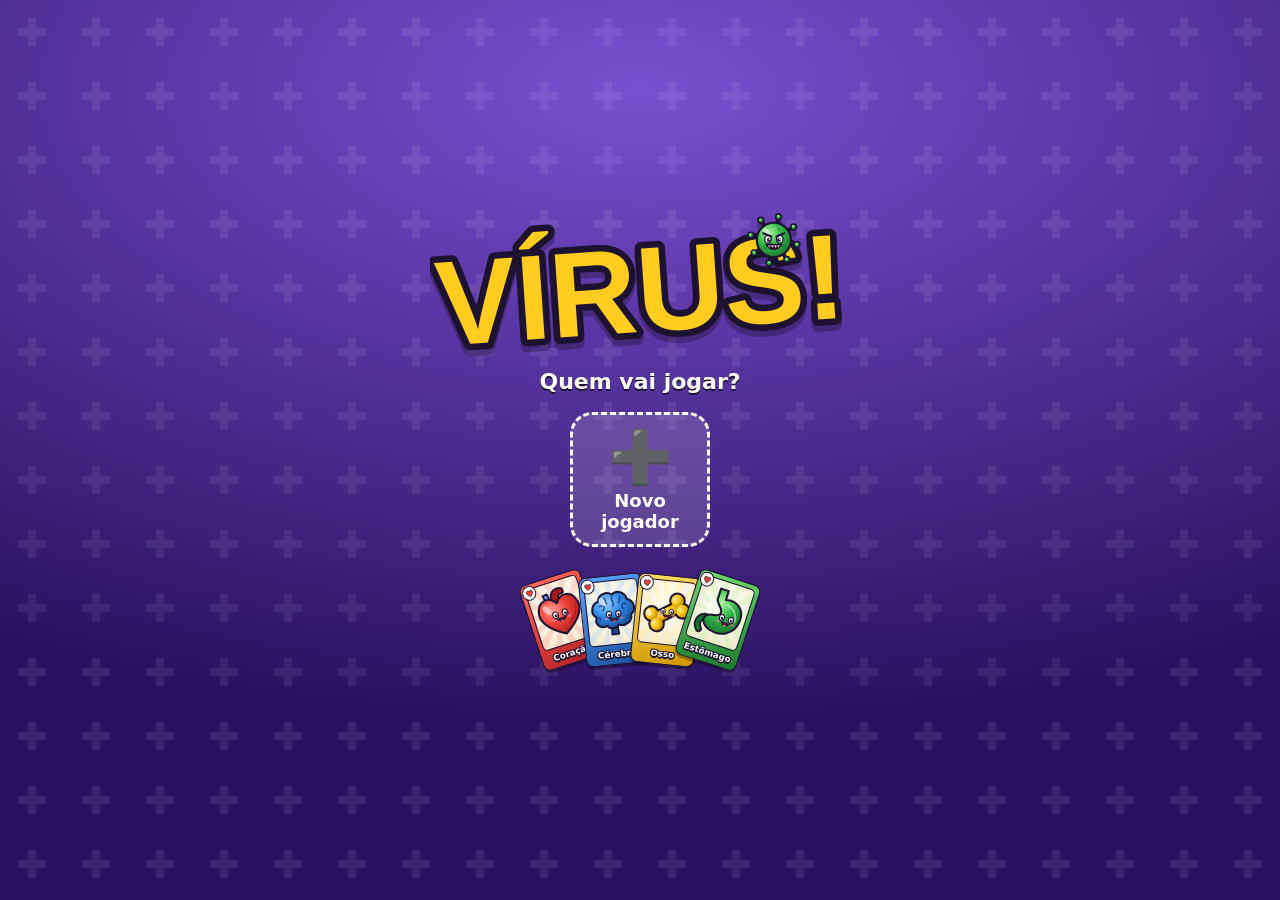
<file: jogos/virus/index.html>
<!DOCTYPE html>
<html lang="pt-PT">
<head>
<meta charset="utf-8">
<meta name="viewport" content="width=device-width, initial-scale=1, viewport-fit=cover, user-scalable=no">
<title>Vírus!</title>
<meta name="description" content="O jogo de cartas mais contagioso, para jogar no telemóvel sem internet.">
<meta name="theme-color" content="#2a1260">
<meta name="apple-mobile-web-app-capable" content="yes">
<meta name="mobile-web-app-capable" content="yes">
<meta name="apple-mobile-web-app-status-bar-style" content="black-translucent">
<meta name="apple-mobile-web-app-title" content="Vírus!">
<link rel="manifest" href="manifest.webmanifest">
<link rel="icon" href="icon.svg" type="image/svg+xml">
<link rel="apple-touch-icon" href="icon-192.png">
<style>
:root {
  --ink: #1d1330;
  --bg1: #25c2b4;
  --bg2: #0d6a86;
  --paper: #fff8ec;
  --gold: #ffcc1f;
  --purple: #8b56d8;
  --red: #ec4038;
  --blue: #2f86e8;
  --yellow: #f7c51c;
  --green: #35b84b;
  --font: "Nunito", "Baloo 2", "Arial Rounded MT Bold", "Trebuchet MS", system-ui, -apple-system, "Segoe UI", Roboto, sans-serif;
  --safe-t: env(safe-area-inset-top, 0px);
  --safe-b: env(safe-area-inset-bottom, 0px);
}
* { box-sizing: border-box; }
html, body { margin: 0; height: 100%; }
body {
  font-family: var(--font);
  color: var(--ink);
  background: var(--bg2);
  overflow: hidden;
  -webkit-user-select: none; user-select: none;
  -webkit-tap-highlight-color: transparent;
  touch-action: manipulation;
  overscroll-behavior: none;
}
button { font-family: inherit; color: inherit; cursor: pointer; -webkit-tap-highlight-color: transparent; }
input { font-family: inherit; }

.screen {
  position: fixed; inset: 0;
  overflow-y: auto; overflow-x: hidden;
  background:
    url("data:image/svg+xml,%3Csvg xmlns='http://www.w3.org/2000/svg' width='64' height='64'%3E%3Cpath d='M28 18h8v10h10v8H36v10h-8V36H18v-8h10z' fill='%23ffffff' fill-opacity='.07'/%3E%3C/svg%3E"),
    radial-gradient(120% 80% at 50% 0%, var(--bg1), var(--bg2));
  padding-top: var(--safe-t);
  padding-bottom: var(--safe-b);
  -webkit-overflow-scrolling: touch;
}
.screen.bg-home {
  background:
    url("data:image/svg+xml,%3Csvg xmlns='http://www.w3.org/2000/svg' width='64' height='64'%3E%3Cpath d='M28 18h8v10h10v8H36v10h-8V36H18v-8h10z' fill='%23ffffff' fill-opacity='.08'/%3E%3C/svg%3E"),
    radial-gradient(100% 70% at 50% 10%, #7a4fd0, #2a1260);
}
.screen.game-screen { overflow: hidden; }

/* ---------- Páginas ---------- */
.page { max-width: 720px; margin: 0 auto; padding: 16px 16px 40px; }
.center-page { min-height: 100%; display: flex; flex-direction: column; align-items: center; justify-content: center; text-align: center; gap: 10px; }
.page-head { display: flex; align-items: center; gap: 12px; margin: 4px 0 14px; }
.page-head h1 { margin: 0; font-size: 24px; color: #fff; text-shadow: 0 2px 0 var(--ink); font-weight: 900; }
.logo { width: min(86vw, 420px); filter: drop-shadow(0 6px 0 rgba(0, 0, 0, .25)); animation: bob 3s ease-in-out infinite; }
.logo.small { width: min(70vw, 320px); }
.logo svg { width: 100%; height: auto; display: block; }
@keyframes bob { 50% { transform: translateY(-6px) rotate(1deg); } }
.h-sub { color: #fff; font-size: 22px; margin: 4px 0 8px; text-shadow: 0 2px 0 var(--ink); }
.hello { color: #fff; font-size: 18px; margin: 0 0 8px; text-shadow: 0 1px 0 var(--ink); }
.note { font-size: 14px; opacity: .8; margin: 8px 0 0; }
.note.center { text-align: center; color: #fff; }
.muted { opacity: .6; font-weight: 600; }

.profiles { display: flex; flex-wrap: wrap; justify-content: center; gap: 14px; max-width: 560px; }
.prof-card {
  width: 140px; padding: 14px 8px 12px; border-radius: 22px; border: 3px solid var(--ink);
  background: linear-gradient(170deg, #fff, #ffeccd); box-shadow: 0 5px 0 var(--ink);
  display: flex; flex-direction: column; align-items: center; gap: 4px; position: relative;
  transition: transform .12s;
}
.prof-card::before { content: ""; position: absolute; inset: 0 0 auto; height: 12px; border-radius: 18px 18px 0 0; background: var(--pc, #ccc); }
.prof-card:active { transform: translateY(4px); box-shadow: 0 1px 0 var(--ink); }
.prof-card.add::before { display: none; }
.prof-card.add { background: rgba(255, 255, 255, .15); color: #fff; border-style: dashed; border-color: #fff; box-shadow: none; }
.prof-av { font-size: 52px; line-height: 1.1; }
.prof-name { font-weight: 900; font-size: 18px; }
.prof-sub { font-size: 13px; opacity: .7; font-weight: 700; }
.deco-cards { display: flex; justify-content: center; margin-top: 18px; --w: 64px; pointer-events: none; }
.deco-cards > div { transform: rotate(var(--r)); margin: 0 -6px; animation: bob 3.2s ease-in-out infinite; }
.deco-cards > div:nth-child(2) { animation-delay: -.8s; }
.deco-cards > div:nth-child(3) { animation-delay: -1.6s; }
.deco-cards > div:nth-child(4) { animation-delay: -2.4s; }

.menu-top { position: absolute; top: calc(10px + var(--safe-t)); left: 12px; }
.chip { display: flex; align-items: center; gap: 6px; padding: 6px 12px 6px 8px; border-radius: 999px; border: 2px solid var(--ink); background: #fff; font-weight: 800; font-size: 15px; box-shadow: 0 3px 0 var(--ink); }
.chip span { font-size: 22px; }
.chip small { opacity: .55; font-weight: 700; }
.menu-btns { display: flex; flex-direction: column; gap: 12px; width: min(92vw, 400px); }
.menu-btns > * { flex-shrink: 0; }
.menu-row { display: flex; gap: 12px; }
.menu-row .btn { flex: 1; }

/* ---------- Botões ---------- */
.btn {
  border: 3px solid var(--ink); border-radius: 16px; background: #fff; font-weight: 900; font-size: 16px;
  padding: 10px 14px; box-shadow: 0 4px 0 var(--ink); transition: transform .08s, box-shadow .08s;
  display: inline-flex; align-items: center; justify-content: center; gap: 6px; white-space: nowrap;
}
.btn:active:not(:disabled) { transform: translateY(3px); box-shadow: 0 1px 0 var(--ink); }
.btn:disabled { opacity: .45; }
.btn.big { font-size: 22px; padding: 14px 18px; border-radius: 20px; }
.btn.mid { font-size: 16px; padding: 12px 10px; }
.btn.primary { background: linear-gradient(180deg, #ffe066, var(--gold)); }
.btn.green { background: linear-gradient(180deg, #8ef08a, var(--green)); color: #fff; text-shadow: 0 2px 0 var(--ink); }
.btn.teal { background: linear-gradient(180deg, #8ff0e6, #25c2b4); }
.btn.red { background: linear-gradient(180deg, #ff8f86, var(--red)); color: #fff; text-shadow: 0 1px 0 var(--ink); }
.btn.ghost { background: #f0eaf8; }
.btn.wide { width: 100%; }
.pulse-btn { animation: pulse 1.6s ease-in-out infinite; }
@keyframes pulse { 50% { transform: scale(1.04); } }
.pill { background: var(--ink); color: #fff; border-radius: 999px; padding: 1px 8px; font-size: 12px; }
.icon-btn {
  width: 42px; height: 42px; border-radius: 14px; border: 3px solid var(--ink); background: #fff;
  box-shadow: 0 3px 0 var(--ink); font-size: 20px; font-weight: 900; display: grid; place-items: center; padding: 0; flex: none;
}
.icon-btn:active:not(:disabled) { transform: translateY(2px); box-shadow: 0 1px 0 var(--ink); }
.icon-btn:disabled { opacity: .35; }

/* ---------- Painéis ---------- */
.panel { background: var(--paper); border: 3px solid var(--ink); border-radius: 20px; padding: 14px; margin-bottom: 14px; box-shadow: 0 4px 0 rgba(0, 0, 0, .25); }
.panel h3 { margin: 0 0 10px; font-size: 18px; font-weight: 900; }
.panel.danger { display: flex; flex-direction: column; gap: 10px; }
.seg { display: flex; gap: 8px; }
.seg-b { flex: 1; border: 3px solid var(--ink); border-radius: 14px; background: #fff; padding: 10px 4px; font-weight: 900; font-size: 18px; box-shadow: 0 3px 0 var(--ink); display: flex; flex-direction: column; align-items: center; gap: 2px; }
.seg-b.on { background: var(--gold); transform: translateY(2px); box-shadow: 0 1px 0 var(--ink); }
.seg.lv .seg-b { font-size: 15px; }
.seg-b .em { font-size: 26px; }
.bot-row { display: flex; justify-content: center; gap: 6px; margin-top: 12px; flex-wrap: wrap; }
.bot-av { width: 52px; height: 52px; animation: pop .35s cubic-bezier(.3, 1.6, .5, 1) both; }
.bot-av:nth-child(2) { animation-delay: .05s; } .bot-av:nth-child(3) { animation-delay: .1s; } .bot-av:nth-child(4) { animation-delay: .15s; } .bot-av:nth-child(5) { animation-delay: .2s; }
@keyframes pop { from { transform: scale(0); } }

.toggle { display: flex; align-items: center; gap: 12px; padding: 6px 0; cursor: pointer; }
.toggle + .toggle { border-top: 2px dashed rgba(0, 0, 0, .1); }
.toggle input { display: none; }
.toggle small { opacity: .7; font-weight: 600; }
.tg { flex: none; width: 54px; height: 32px; border-radius: 999px; background: #d5cfe0; border: 3px solid var(--ink); position: relative; transition: background .2s; }
.tg::after { content: ""; position: absolute; top: 2px; left: 2px; width: 22px; height: 22px; border-radius: 50%; background: #fff; border: 2px solid var(--ink); transition: transform .2s; }
.toggle input:checked + .tg { background: var(--green); }
.toggle input:checked + .tg::after { transform: translateX(22px); }
.extras { display: grid; grid-template-columns: 1fr 1fr; gap: 10px; }
.extra { display: flex; align-items: center; gap: 10px; padding: 8px; border-radius: 14px; border: 3px solid rgba(0, 0, 0, .15); cursor: pointer; transition: all .15s; background: #fff; }
.extra.on { border-color: var(--ink); background: #fff3c4; box-shadow: 0 3px 0 var(--ink); }
.extra input { display: none; }
.extra-card { --w: 46px; flex: none; }
.extra b { display: block; font-size: 14px; line-height: 1.1; }
.extra small { font-size: 12px; opacity: .75; line-height: 1.15; display: block; margin-top: 2px; }
@media (max-width: 460px) { .extras { grid-template-columns: 1fr; } }

.prof-edit { width: 100%; display: flex; align-items: center; gap: 12px; background: none; border: none; text-align: left; font-size: 16px; padding: 0; }
.prof-edit > span:nth-child(2) { flex: 1; }
.prof-edit small { display: block; opacity: .65; }

.tiles { display: grid; grid-template-columns: repeat(3, 1fr); gap: 10px; margin-bottom: 14px; }
.tile { background: var(--paper); border: 3px solid var(--ink); border-radius: 18px; padding: 10px 6px; text-align: center; box-shadow: 0 4px 0 rgba(0, 0, 0, .25); }
.tile b { display: block; font-size: 28px; font-weight: 900; }
.tile span { font-size: 12px; font-weight: 700; opacity: .75; line-height: 1.1; display: block; }
.tile.gold { background: linear-gradient(180deg, #fff3a8, var(--gold)); }
.bar-row { display: flex; align-items: center; gap: 10px; margin: 8px 0; font-weight: 800; }
.bar-l { width: 96px; flex: none; font-size: 15px; }
.bar { flex: 1; height: 18px; border-radius: 999px; background: #e6dff0; border: 2px solid var(--ink); overflow: hidden; }
.bar-f { height: 100%; border-radius: 999px; transition: width .8s; }
.lv-easy { background: var(--green); } .lv-normal { background: var(--blue); } .lv-hard { background: var(--red); }
.bar-v { width: 48px; text-align: right; font-size: 14px; }
.fun { display: grid; grid-template-columns: repeat(auto-fill, minmax(96px, 1fr)); gap: 8px; }
.fun-i { background: #fff; border-radius: 14px; border: 2px solid rgba(0, 0, 0, .12); text-align: center; padding: 8px 4px; }
.fun-i span { font-size: 24px; display: block; }
.fun-i b { font-size: 20px; display: block; }
.fun-i small { font-size: 11px; font-weight: 700; opacity: .7; line-height: 1.1; display: block; }
.hist { display: flex; align-items: center; gap: 10px; padding: 8px 4px; border-bottom: 2px dashed rgba(0, 0, 0, .1); }
.hist-r { font-size: 24px; }
.hist-t { flex: 1; min-width: 0; }
.hist-t b { display: block; }
.hist-t small { opacity: .65; font-weight: 600; }
.hist-n { font-weight: 800; font-size: 13px; opacity: .7; }
.hist.w b { color: #16722a; }

.medals { display: grid; grid-template-columns: repeat(auto-fill, minmax(150px, 1fr)); gap: 10px; }
.medal { background: rgba(255, 255, 255, .5); border: 3px dashed rgba(29, 19, 48, .35); border-radius: 18px; padding: 12px 8px; text-align: center; }
.medal.got { background: var(--paper); border: 3px solid var(--ink); box-shadow: 0 4px 0 rgba(0, 0, 0, .25); }
.medal-i { font-size: 40px; filter: grayscale(1); opacity: .5; }
.medal.got .medal-i { filter: none; opacity: 1; }
.medal b { display: block; font-size: 15px; }
.medal small { display: block; font-size: 12px; opacity: .75; font-weight: 600; margin-top: 2px; }
.medal em { display: block; font-size: 11px; opacity: .6; margin-top: 4px; }

.rule-cards { display: flex; gap: 6px; flex-wrap: wrap; --w: 62px; margin-bottom: 10px; }
.rule-t { font-size: 16px; line-height: 1.4; }
.rule-t ul { margin: 6px 0; padding-left: 20px; }
.rule-t li { margin: 3px 0; }
.tl li { margin: 6px 0; }

/* ---------- Cartas ---------- */
.card {
  --cw: var(--w, 80px);
  width: var(--cw); height: calc(var(--cw) * 1.4);
  border-radius: calc(var(--cw) * .12);
  border: max(1.5px, calc(var(--cw) * .025)) solid var(--ink);
  position: relative; flex: none;
  background: linear-gradient(160deg, var(--f1), var(--f2));
  box-shadow: 0 calc(var(--cw) * .04) 0 rgba(0, 0, 0, .3);
  --f1: #999; --f2: #555;
}
.col-red { --f1: #ff6a5e; --f2: #b21d22; }
.col-blue { --f1: #58a6ff; --f2: #1a4f9c; }
.col-yellow { --f1: #ffe066; --f2: #cf9500; }
.col-green { --f1: #6fdc70; --f2: #1a7a2e; }
.col-purple { --f1: #b388ff; --f2: #4d2596; }
.col-multi { background: conic-gradient(from 20deg, #ec4038, #f7c51c, #35b84b, #2f86e8, #a24fd6, #ec4038); }
.card-in {
  position: absolute; left: 6%; right: 6%; top: 5%; bottom: 21%;
  border-radius: calc(var(--cw) * .08);
  background: radial-gradient(circle at 50% 35%, #fffef8, #f4e7cc);
  border: max(1px, calc(var(--cw) * .02)) solid var(--ink);
  overflow: hidden; display: flex; align-items: center; justify-content: center;
}
.t-virus .card-in { background: radial-gradient(circle at 50% 35%, #fbfff2, #dcebc4); }
.t-med .card-in { background: radial-gradient(circle at 50% 35%, #f7fdff, #cfe8f5); }
.t-treat .card-in { background: radial-gradient(circle at 50% 35%, #fffaff, #ead8f7); }
.card-in svg { width: 100%; height: 100%; display: block; }
.card-badge {
  position: absolute; top: 1%; left: 1%; width: 24%; height: calc(var(--cw) * .24);
  border-radius: 50%; background: #fff; border: max(1px, calc(var(--cw) * .02)) solid var(--ink);
  display: grid; place-items: center; padding: 2px;
}
.card-badge svg { width: 100%; height: 100%; }
.card-name {
  position: absolute; left: 3%; right: 3%; bottom: 3%; height: 16%;
  display: flex; align-items: center; justify-content: center;
  font-weight: 900; font-size: calc(var(--cw) * .135); color: #fff; letter-spacing: .01em;
  text-shadow: -1px -1px 0 var(--ink), 1px -1px 0 var(--ink), -1px 1px 0 var(--ink), 1px 1px 0 var(--ink), 0 2px 0 var(--ink);
  white-space: nowrap; overflow: hidden; line-height: 1;
}
.card.mini .card-name, .card.mini .card-badge { display: none; }
.card.mini .card-in { left: 7%; right: 7%; top: 5%; bottom: 5%; }
.card.back { background: #2a1260; overflow: hidden; }
.card.back svg { width: 100%; height: 100%; display: block; }

/* ---------- Jogo ---------- */
#game {
  position: absolute; inset: 0; top: var(--safe-t); bottom: var(--safe-b);
  display: grid;
  grid-template-columns: minmax(0, 1fr);
  grid-template-rows: auto minmax(0, 1fr) auto auto auto;
  grid-template-areas: "top" "opps" "mid" "me" "hand";
  --hw: 90px; --bw: 64px; --ow: 40px; --dw: 50px; --cols: 1;
}
#game.land {
  grid-template-columns: minmax(0, 1.08fr) minmax(0, 1fr);
  grid-template-rows: auto minmax(0, 1fr) auto auto;
  grid-template-areas: "top top" "opps me" "opps hand" "mid hand";
}
.g-top { grid-area: top; display: flex; align-items: center; gap: 8px; padding: 6px 8px; }
.g-top .icon-btn { width: 38px; height: 38px; font-size: 18px; border-radius: 12px; }
.g-status { flex: 1; text-align: center; color: #fff; font-weight: 900; font-size: 17px; text-shadow: 0 2px 0 var(--ink); display: flex; align-items: center; justify-content: center; gap: 6px; min-width: 0; white-space: nowrap; overflow: hidden; }
.g-status .your { color: var(--gold); animation: pulse 1.2s ease-in-out infinite; display: inline-block; }
.av-s { width: 26px; height: 26px; display: inline-block; flex: none; }
.av-s svg { width: 100%; height: 100%; }
.g-tools { display: flex; gap: 6px; }
.dots i { display: inline-block; width: 6px; height: 6px; border-radius: 50%; background: #fff; margin: 0 1px; animation: dot 1s infinite; }
.dots i:nth-child(2) { animation-delay: .15s; } .dots i:nth-child(3) { animation-delay: .3s; }
@keyframes dot { 50% { transform: translateY(-5px); } }

#opps {
  grid-area: opps; display: grid; grid-template-columns: repeat(var(--cols), 1fr); gap: 6px; padding: 2px 6px;
  align-content: center; overflow: hidden; min-height: 0;
}
.opp {
  background: rgba(255, 255, 255, .88); border: 3px solid var(--ink); border-radius: 16px; padding: 4px 6px 6px;
  box-shadow: 0 3px 0 rgba(0, 0, 0, .3); transition: box-shadow .2s, transform .2s, background .2s; min-width: 0;
}
.opp.active { background: #fff6cf; box-shadow: 0 0 0 3px var(--gold), 0 3px 0 rgba(0, 0, 0, .3); }
.opp.target, .opp.hint { animation: glow 1s ease-in-out infinite; cursor: pointer; }
.opp-head { display: flex; align-items: center; gap: 5px; height: 26px; margin-bottom: 3px; }
.opp-head .av { width: 26px; height: 26px; flex: none; }
.opp-head .av svg { width: 100%; height: 100%; }
.opp-name { font-weight: 900; font-size: 13px; white-space: nowrap; overflow: hidden; text-overflow: ellipsis; min-width: 0; flex: 1; }
.opp-hand { display: flex; gap: 2px; --w: 15px; flex: none; }
.opp-hand .card { box-shadow: none; border-width: 1px; }
.opp-hand .card + .card { margin-left: -8px; }
.opp-hand .card.back svg text { display: none; }
.hb { font-size: 11px; letter-spacing: -1px; color: #35b84b; font-weight: 900; flex: none; text-shadow: 0 1px 0 rgba(0, 0, 0, .2); }
.hb.hot { color: #ec4038; animation: pulse .9s infinite; }

.body { display: flex; gap: calc(var(--sw) * .1); justify-content: center; align-items: flex-start; --sw: var(--ow); padding-bottom: calc(var(--sw) * .16); }
.body .card { --w: var(--sw); }
.ph { width: var(--sw); height: calc(var(--sw) * 1.4); border-radius: calc(var(--sw) * .12); border: 2px dashed rgba(29, 19, 48, .35); flex: none; position: relative; background: rgba(255, 255, 255, .25); }
.ph-red { border-color: rgba(236, 64, 56, .7); background: rgba(236, 64, 56, .12); }
.ph-blue { border-color: rgba(47, 134, 232, .7); background: rgba(47, 134, 232, .12); }
.ph-yellow { border-color: rgba(214, 160, 0, .8); background: rgba(247, 197, 28, .14); }
.ph-green { border-color: rgba(53, 184, 75, .75); background: rgba(53, 184, 75, .12); }
.ph-multi { border-color: rgba(162, 79, 214, .35); background: transparent; opacity: .55; }
.slot { position: relative; flex: none; width: var(--sw); height: calc(var(--sw) * 1.4); transition: filter .2s; }
.slot .mod { position: absolute; width: calc(var(--sw) * .56); bottom: calc(var(--sw) * -.16); right: calc(var(--sw) * -.1); transform: rotate(12deg); z-index: 2; pointer-events: none; }
.slot .mod .card { --w: calc(var(--sw) * .56); box-shadow: 0 2px 4px rgba(0, 0, 0, .35); }
.slot .mod-1 { right: auto; left: calc(var(--sw) * -.1); transform: rotate(-12deg); }
.slot .shield { position: absolute; width: calc(var(--sw) * .5); right: calc(var(--sw) * -.1); bottom: calc(var(--sw) * -.14); z-index: 2; filter: drop-shadow(0 2px 2px rgba(0, 0, 0, .35)); animation: shieldIn .5s cubic-bezier(.3, 1.6, .5, 1); pointer-events: none; }
.slot .shield svg { width: 100%; display: block; }
@keyframes shieldIn { from { transform: scale(0) rotate(-40deg); } }
.slot.st-immune > .card { box-shadow: 0 0 0 3px var(--gold), 0 0 14px 4px rgba(255, 204, 31, .8); }
.slot.st-infected > .card .card-in { background: radial-gradient(circle at 50% 35%, #f4ffe6, #b8dca0); }
.slot.st-infected > .card { animation: queasy 2.4s ease-in-out infinite; }
@keyframes queasy { 25% { transform: rotate(-2deg); } 75% { transform: rotate(2deg); } }
.slot.target > .card, .ph.target, .slot.hint > .card { animation: glow 1s ease-in-out infinite; cursor: pointer; }
.slot.picked > .card { box-shadow: 0 0 0 4px #fff, 0 0 0 7px var(--purple); transform: translateY(-6%); }
@keyframes glow { 0%, 100% { box-shadow: 0 0 0 3px var(--gold), 0 0 10px 2px rgba(255, 204, 31, .7); } 50% { box-shadow: 0 0 0 5px #fff, 0 0 18px 8px rgba(255, 204, 31, .9); } }
.hint { outline: none; }
.slot.hint > .card, .ph.hint { animation: glowHint 1s ease-in-out infinite; }
@keyframes glowHint { 0%, 100% { box-shadow: 0 0 0 3px #3de0ff, 0 0 10px 2px rgba(61, 224, 255, .7); } 50% { box-shadow: 0 0 0 5px #fff, 0 0 18px 8px rgba(61, 224, 255, .9); } }

#mid { grid-area: mid; display: flex; align-items: center; gap: 8px; padding: 4px 8px; --w: var(--dw); }
.pile { position: relative; width: var(--dw); height: calc(var(--dw) * 1.4); flex: none; }
.pile .card { --w: var(--dw); }
.pile[data-deck] .card { box-shadow: 2px 2px 0 var(--ink), 4px 4px 0 #3b1d80, 5px 5px 0 var(--ink); }
.pile .cnt { position: absolute; bottom: -6px; right: -8px; background: #fff; border: 2px solid var(--ink); border-radius: 999px; font-size: 12px; font-weight: 900; padding: 0 6px; }
.empty-pile { width: 100%; height: 100%; border: 2px dashed rgba(255, 255, 255, .6); border-radius: 10px; color: rgba(255, 255, 255, .8); font-size: 8px; overflow: hidden; font-weight: 800; display: grid; place-items: center; }
.pile.disc.target .card, .pile.disc.target .empty-pile { animation: glow 1s infinite; }
.logline {
  flex: 1; min-width: 0; align-self: stretch; margin: 4px 0; text-align: left; font-weight: 800; font-size: 14px; line-height: 1.2;
  background: rgba(29, 19, 48, .55); color: #fff; border: 2px solid rgba(255, 255, 255, .25); border-radius: 14px; padding: 6px 10px;
  display: -webkit-box; -webkit-line-clamp: 3; -webkit-box-orient: vertical; overflow: hidden;
}

#me { grid-area: me; padding: 0 6px; }
.me-head { display: flex; align-items: center; gap: 6px; color: #fff; font-size: 15px; text-shadow: 0 1px 0 var(--ink); min-height: 30px; position: relative; }
.me-av { font-size: 22px; }
.me-head .hb { font-size: 13px; }
.prompt {
  flex: 1; margin-left: 4px; font-size: 14px; font-weight: 800; color: var(--ink); text-shadow: none;
  background: #fff; border: 2px solid var(--ink); border-radius: 14px; padding: 5px 10px; line-height: 1.2;
  position: relative; min-height: 30px; display: flex; align-items: center; gap: 6px;
}
.prompt:empty { visibility: hidden; }
.prompt .warn { color: #b21d22; }
.btn.use { font-size: 15px; padding: 5px 12px; border-radius: 12px; background: linear-gradient(180deg, #ffe066, var(--gold)); animation: pulse 1s infinite; }
.body.mine { --sw: var(--bw); margin-top: 4px; padding: 6px 4px calc(var(--bw) * .2); border-radius: 18px; background: rgba(255, 255, 255, .12); border: 2px solid rgba(255, 255, 255, .2); transition: background .2s; }
.body.mine.active { background: rgba(255, 255, 255, .2); border-color: rgba(255, 255, 255, .5); }
.body.mine.target { background: rgba(255, 204, 31, .25); border-color: var(--gold); cursor: pointer; }

#handbar { grid-area: hand; display: flex; align-items: flex-end; justify-content: center; gap: 8px; padding: 8px 6px 8px; }
#game.land #handbar { align-items: center; }
#hand { display: flex; gap: 6px; --w: var(--hw); padding-top: calc(var(--hw) * .15); }
#hand .card { --w: var(--hw); transition: transform .18s cubic-bezier(.3, 1.5, .5, 1), box-shadow .18s, filter .2s; cursor: pointer; }
#hand:not(.live) .card { filter: brightness(.8) saturate(.7); }
#hand .card.sel { transform: translateY(-14%) scale(1.06); box-shadow: 0 0 0 4px var(--gold), 0 10px 18px rgba(0, 0, 0, .4); z-index: 3; }
#hand .card.dsel { transform: translateY(-8%) rotate(-4deg); filter: grayscale(.4) brightness(.9); }
#hand .card.dsel::after { content: "✖"; position: absolute; inset: 0; display: grid; place-items: center; font-size: calc(var(--cw) * .5); color: #fff; text-shadow: 0 0 6px var(--ink), 0 2px 0 var(--ink); background: rgba(236, 64, 56, .45); border-radius: inherit; }
#hand .card.hint { animation: glowHint 1s infinite; }
.hand-acts { display: flex; flex-direction: column; gap: 6px; }
.btn.act { font-size: 12.5px; padding: 8px 3px; border-radius: 14px; flex-direction: column; gap: 0; white-space: normal; width: 76px; line-height: 1.1; }
.btn.act.hint { animation: glowHint 1s infinite; }

/* ---------- Efeitos ---------- */
#fx { position: fixed; inset: 0; pointer-events: none; z-index: 50; overflow: hidden; }
.flyer { position: fixed; z-index: 60; transform-origin: top left; pointer-events: none; }
.flyer > .card { --w: inherit; width: 100%; height: 100%; box-shadow: 0 10px 22px rgba(0, 0, 0, .45); }
.pt { position: fixed; border-radius: 50%; border: 1.5px solid var(--ink); z-index: 70; }
.burst { position: fixed; width: 130px; height: 100px; transform: translate(-50%, -50%); z-index: 80; animation: burst 1.2s cubic-bezier(.3, 1.6, .5, 1) forwards; display: grid; place-items: center; }
.burst.big { width: 190px; height: 146px; }
.burst svg { position: absolute; inset: 0; width: 100%; height: 100%; animation: spin 1.2s linear; }
.burst span { position: relative; font-weight: 900; font-size: 19px; color: #fff; letter-spacing: .02em; text-shadow: -2px -2px 0 var(--ink), 2px -2px 0 var(--ink), -2px 2px 0 var(--ink), 2px 2px 0 var(--ink), 0 3px 0 var(--ink); transform: rotate(-8deg); }
.burst.big span { font-size: 28px; }
@keyframes burst { 0% { transform: translate(-50%, -50%) scale(0); opacity: 1; } 25% { transform: translate(-50%, -50%) scale(1.1); } 35% { transform: translate(-50%, -50%) scale(1); } 80% { opacity: 1; } 100% { transform: translate(-50%, -60%) scale(.9); opacity: 0; } }
@keyframes spin { to { transform: rotate(20deg); } }
.banner {
  position: fixed; left: 50%; top: 42%; transform: translate(-50%, -50%); z-index: 90;
  font-size: min(11vw, 56px); font-weight: 900; color: var(--gold); white-space: nowrap;
  text-shadow: -3px -3px 0 var(--ink), 3px -3px 0 var(--ink), -3px 3px 0 var(--ink), 3px 3px 0 var(--ink), 0 6px 0 var(--ink);
  animation: bannerIn 1.4s cubic-bezier(.3, 1.6, .5, 1) forwards;
}
@keyframes bannerIn { 0% { transform: translate(-50%, -50%) scale(0) rotate(-15deg); } 25% { transform: translate(-50%, -50%) scale(1) rotate(-4deg); } 75% { opacity: 1; transform: translate(-50%, -50%) scale(1) rotate(-4deg); } 100% { opacity: 0; transform: translate(-50%, -80%) scale(.8) rotate(-4deg); } }
.bigcard { position: fixed; inset: 0; z-index: 85; display: flex; flex-direction: column; align-items: center; justify-content: center; gap: 12px; background: rgba(29, 19, 48, .45); animation: fadeIn .2s; }
.bigcard.out { animation: fadeOut .25s forwards; }
.bc-card { --w: min(42vw, 26vh, 190px); animation: bigIn .45s cubic-bezier(.3, 1.6, .5, 1); }
.bc-card .card { --w: min(42vw, 26vh, 190px); box-shadow: 0 0 0 5px #fff, 0 0 40px 10px rgba(255, 204, 31, .7); }
.bc-t { background: #fff; border: 3px solid var(--ink); border-radius: 16px; padding: 8px 16px; font-size: 18px; font-weight: 700; box-shadow: 0 4px 0 var(--ink); animation: bigIn .45s .1s cubic-bezier(.3, 1.6, .5, 1) both; max-width: 90vw; text-align: center; }
@keyframes bigIn { from { transform: scale(0) rotate(-20deg); } }
@keyframes fadeIn { from { opacity: 0; } }
@keyframes fadeOut { to { opacity: 0; } }
.shake { animation: shake .5s !important; }
@keyframes shake { 20% { transform: translateX(-6px) rotate(-3deg); } 40% { transform: translateX(6px) rotate(3deg); } 60% { transform: translateX(-4px); } 80% { transform: translateX(4px); } }
.confetti { position: fixed; top: 0; z-index: 200; pointer-events: none; border-radius: 2px; }

/* ---------- Janelas ---------- */
#modal-wrap { position: fixed; inset: 0; z-index: 150; background: rgba(29, 19, 48, .6); display: flex; align-items: center; justify-content: center; padding: 16px; opacity: 0; transition: opacity .2s; }
#modal-wrap.in { opacity: 1; }
.modal {
  background: var(--paper); border: 4px solid var(--ink); border-radius: 24px; padding: 18px; width: min(460px, 100%);
  max-height: calc(100% - 20px); overflow-y: auto; box-shadow: 0 8px 0 var(--ink); transform: scale(.85); transition: transform .25s cubic-bezier(.3, 1.6, .5, 1);
}
#modal-wrap.in .modal { transform: scale(1); }
.modal h2 { margin: 0 0 10px; font-size: 24px; font-weight: 900; text-align: center; }
.modal p { font-size: 16px; line-height: 1.4; }
.modal-btns { display: flex; gap: 10px; margin-top: 14px; }
.modal-btns .btn { flex: 1; }
.modal .menu-btns { width: 100%; }
.lbl { display: block; font-weight: 900; margin: 12px 0 6px; }
.inp { width: 100%; font-size: 20px; font-weight: 800; padding: 10px 14px; border-radius: 14px; border: 3px solid var(--ink); background: #fff; -webkit-user-select: text; user-select: text; }
.av-grid { display: grid; grid-template-columns: repeat(6, 1fr); gap: 6px; }
.av-opt { font-size: 28px; border: 3px solid transparent; border-radius: 14px; background: #fff; padding: 4px 0; }
.av-opt.on { border-color: var(--ink); background: var(--gold); transform: scale(1.08); }
.col-grid { display: flex; gap: 8px; flex-wrap: wrap; }
.col-opt { width: 38px; height: 38px; border-radius: 50%; border: 3px solid rgba(0, 0, 0, .2); }
.col-opt.on { border-color: var(--ink); box-shadow: 0 0 0 3px #fff, 0 0 0 5px var(--ink); }
.info { text-align: center; }
.info-card { display: flex; justify-content: center; --w: 130px; margin-bottom: 8px; }
.info-card .card { --w: 130px; animation: bigIn .4s cubic-bezier(.3, 1.6, .5, 1); }
.info-t { font-size: 17px; line-height: 1.45; text-align: left; margin-bottom: 14px; }
.info-t ul { padding-left: 20px; margin: 6px 0; }
.loglist { max-height: 55vh; overflow-y: auto; margin-bottom: 12px; }
.loglist p { margin: 0; padding: 6px 2px; border-bottom: 1px dashed rgba(0, 0, 0, .15); font-size: 15px; }
.toast { position: fixed; left: 50%; bottom: calc(24% + var(--safe-b)); transform: translateX(-50%); z-index: 160; background: #fff; border: 3px solid var(--ink); border-radius: 16px; padding: 10px 16px; font-weight: 800; box-shadow: 0 4px 0 var(--ink); animation: bigIn .35s cubic-bezier(.3, 1.6, .5, 1); max-width: 90vw; text-align: center; }
.toast.out { transition: opacity .4s, transform .4s; opacity: 0; transform: translate(-50%, 20px); }
.end { text-align: center; }
.end-av { width: 90px; height: 90px; margin: 0 auto 4px; display: grid; place-items: center; font-size: 70px; animation: bigIn .6s cubic-bezier(.3, 1.6, .5, 1); }
.end-av svg { width: 100%; height: 100%; }
.end h1 { margin: 0; font-size: 40px; font-weight: 900; color: var(--gold); text-shadow: -2px -2px 0 var(--ink), 2px -2px 0 var(--ink), -2px 2px 0 var(--ink), 2px 2px 0 var(--ink), 0 4px 0 var(--ink); }
.end.lost h1 { color: #9fd0ff; }
.end p { margin: 6px 0 10px; }
.end-body { --sw: 48px; display: flex; justify-content: center; margin: 6px 0 12px; gap: 5px; padding-bottom: 10px; }
.end-body .slot, .end-body .ph { --sw: 48px; }
.end-body .card { --w: 48px; }
.end-stats { display: flex; flex-wrap: wrap; gap: 6px; justify-content: center; }
.end-stats span { background: #fff; border: 2px solid var(--ink); border-radius: 999px; padding: 3px 10px; font-weight: 800; font-size: 14px; }
.new-medals { margin-top: 14px; background: linear-gradient(180deg, #fff3a8, var(--gold)); border: 3px solid var(--ink); border-radius: 18px; padding: 10px; animation: bigIn .5s .6s cubic-bezier(.3, 1.6, .5, 1) both; }
.new-medals h3 { margin: 0 0 6px; }
.nm { display: flex; align-items: center; gap: 8px; justify-content: center; font-size: 17px; }
.nm span { font-size: 30px; }
.tut { text-align: center; }
.tut-cards { display: flex; justify-content: center; gap: 6px; --w: 70px; min-height: 100px; margin-bottom: 6px; }
.tut-cards .card { animation: bigIn .45s cubic-bezier(.3, 1.6, .5, 1) both; }
.tut-cards .card:nth-child(2) { animation-delay: .08s; } .tut-cards .card:nth-child(3) { animation-delay: .16s; } .tut-cards .card:nth-child(4) { animation-delay: .24s; }
.tut-big { font-size: 80px; animation: bigIn .5s cubic-bezier(.3, 1.6, .5, 1); }
.dots-nav { display: flex; gap: 6px; justify-content: center; }
.dots-nav i { width: 10px; height: 10px; border-radius: 50%; background: #d5cfe0; border: 2px solid var(--ink); }
.dots-nav i.on { background: var(--gold); }

/* ---------- Horizontal ---------- */
#game.land #opps { padding-right: 0; }
#game.land #me { align-self: end; }
#game.land #handbar { justify-content: center; }
#game.land .logline { font-size: 13px; }
@media (orientation: landscape) and (max-height: 520px) {
  .page { padding-top: 8px; }
  .center-page { justify-content: flex-start; padding-top: 10px; }
  .logo { width: min(50vw, 300px); }
  .deco-cards { display: none; }
  .menu-top { position: static; margin-bottom: 4px; }
}

@media (prefers-reduced-motion: reduce) {
  *, *::before, *::after { animation-duration: .01ms !important; animation-iteration-count: 1 !important; transition-duration: .01ms !important; }
}

</style>
</head>
<body>
<div id="app" class="screen"></div>
<script>
/* ===== Motor de regras do Vírus! ===== */
const COLORS = ['red', 'blue', 'yellow', 'green'];
const ORDER = ['red', 'blue', 'yellow', 'green', 'multi'];

const ENG = (() => {
  function shuffle(a) {
    for (let i = a.length - 1; i > 0; i--) {
      const j = Math.floor(Math.random() * (i + 1));
      [a[i], a[j]] = [a[j], a[i]];
    }
    return a;
  }

  function makeDeck(extras) {
    extras = extras || {};
    let uid = 0;
    const d = [];
    const add = (t, c, k, n) => { for (let i = 0; i < n; i++) d.push({ id: 'c' + (uid++), t, c: c || null, k: k || null }); };
    for (const c of COLORS) { add('organ', c, null, 5); add('virus', c, null, 4); add('med', c, null, 4); }
    add('organ', 'multi', null, 1); add('virus', 'multi', null, 1); add('med', 'multi', null, 4);
    add('treat', null, 'transplant', 3); add('treat', null, 'thief', 3); add('treat', null, 'contagion', 2);
    add('treat', null, 'glove', 1); add('treat', null, 'error', 1);
    if (extras.cthief) for (const c of COLORS) add('treat', c, 'cthief', 1);
    if (extras.alien) add('treat', null, 'alien', 1);
    if (extras.ghost) add('treat', null, 'ghost', 2);
    if (extras.sneeze) add('treat', null, 'sneeze', 1);
    return shuffle(d);
  }

  const match = (a, b) => a === 'multi' || b === 'multi' || a === b;

  function slotState(sl) {
    if (!sl.mods.length) return 'free';
    if (sl.mods[0].t === 'virus') return 'infected';
    return sl.mods.length >= 2 ? 'immune' : 'vaccinated';
  }
  const healthy = sl => slotState(sl) !== 'infected';
  const healthyCount = body => body.filter(healthy).length;
  const isWinner = p => healthyCount(p.body) >= 4;
  const hasColor = (body, c, exceptOid) => body.some(s => s.organ.c === c && s.organ.id !== exceptOid);

  function findSlot(s, oid) {
    for (let i = 0; i < s.players.length; i++) {
      const b = s.players[i].body;
      const k = b.findIndex(x => x.organ.id === oid);
      if (k >= 0) return { p: i, k, sl: b[k] };
    }
    return null;
  }

  function newCounters() {
    return { organ: 0, virus: 0, infect: 0, destroy: 0, cure: 0, vaccinate: 0, immune: 0, steal: 0, transplant: 0,
      contagion: 0, glove: 0, error: 0, discard: 0, gotInfected: 0, lostOrgans: 0, turns: 0, maxImmune: 0 };
  }

  function newGame(cfg) {
    const s = {
      v: 1,
      players: cfg.players.map((p, i) => Object.assign({ idx: i, hand: [], body: [], st: newCounters() }, p)),
      deck: makeDeck(cfg.extras),
      discard: [],
      turn: Math.floor(Math.random() * cfg.players.length),
      turnCount: 1,
      phase: 'start',
      winner: null,
      winKind: null,
      log: [],
      t0: Date.now()
    };
    for (let r = 0; r < 3; r++) for (const p of s.players) p.hand.push(s.deck.pop());
    return s;
  }

  function drawOne(s) {
    if (!s.deck.length) {
      if (!s.discard.length) return null;
      s.deck = shuffle(s.discard);
      s.discard = [];
    }
    return s.deck.pop();
  }
  function drawTo3(s, pi) {
    const p = s.players[pi];
    const got = [];
    while (p.hand.length < 3) {
      const c = drawOne(s);
      if (!c) break;
      p.hand.push(c);
      got.push(c.id);
    }
    return got;
  }

  /* ---------- Validade ---------- */
  function canVirus(v, sl) {
    const st = slotState(sl);
    if (st === 'immune') return false;
    if (!match(v.c, sl.organ.c)) return false;
    if (st === 'vaccinated' && !match(v.c, sl.mods[0].c)) return false;
    return true;
  }
  function canMed(m, sl) {
    const st = slotState(sl);
    if (st === 'immune') return false;
    if (!match(m.c, sl.organ.c)) return false;
    if (st === 'infected' && !match(m.c, sl.mods[0].c)) return false;
    return true;
  }
  function swapOk(s, a, b, allowImmune) {
    if (a.p === b.p) return false;
    const A = findSlot(s, a.oid), B = findSlot(s, b.oid);
    if (!A || !B) return false;
    if (!allowImmune && (slotState(A.sl) === 'immune' || slotState(B.sl) === 'immune')) return false;
    if (hasColor(s.players[A.p].body, B.sl.organ.c, A.sl.organ.id)) return false;
    if (hasColor(s.players[B.p].body, A.sl.organ.c, B.sl.organ.id)) return false;
    return true;
  }

  function movesForCard(s, pi, card, firstOnly) {
    const me = s.players[pi], P = s.players, out = [];
    const push = t => { out.push({ type: 'play', cardId: card.id, target: t }); return firstOnly; };
    if (card.t === 'organ') {
      if (!hasColor(me.body, card.c)) push({});
    } else if (card.t === 'virus') {
      for (let j = 0; j < P.length; j++) {
        if (j === pi) continue;
        for (const sl of P[j].body) if (canVirus(card, sl) && push({ p: j, oid: sl.organ.id })) return out;
      }
    } else if (card.t === 'med') {
      for (const sl of me.body) if (canMed(card, sl) && push({ p: pi, oid: sl.organ.id })) return out;
    } else {
      switch (card.k) {
        case 'transplant': case 'alien': {
          const all = [];
          P.forEach((p, j) => p.body.forEach(sl => all.push({ p: j, oid: sl.organ.id })));
          for (let x = 0; x < all.length; x++) for (let y = x + 1; y < all.length; y++) {
            if (swapOk(s, all[x], all[y], card.k === 'alien') && push({ a: all[x], b: all[y] })) return out;
          }
          break;
        }
        case 'thief':
          for (let j = 0; j < P.length; j++) {
            if (j === pi) continue;
            for (const sl of P[j].body)
              if (slotState(sl) !== 'immune' && !hasColor(me.body, sl.organ.c) && push({ p: j, oid: sl.organ.id })) return out;
          }
          break;
        case 'cthief':
          if (hasColor(me.body, card.c)) break;
          for (let j = 0; j < P.length; j++) {
            if (j === pi) continue;
            for (const sl of P[j].body) if (sl.organ.c === card.c && push({ p: j, oid: sl.organ.id })) return out;
          }
          break;
        case 'error':
          for (let j = 0; j < P.length; j++) if (j !== pi && push({ p: j })) return out;
          break;
        case 'ghost':
          if (s.discard.length) push({});
          break;
        default: // contagion, glove, sneeze
          push({});
      }
    }
    return out;
  }

  function playMoves(s, pi) {
    const out = [];
    for (const c of s.players[pi].hand) out.push(...movesForCard(s, pi, c));
    return out;
  }
  const cardPlayable = (s, pi, c) => movesForCard(s, pi, c, true).length > 0;

  function contagionPlan(s, pi) {
    const me = s.players[pi];
    const plan = [];
    const used = new Set();
    const others = s.players.map((p, j) => j).filter(j => j !== pi)
      .sort((a, b) => healthyCount(s.players[b].body) - healthyCount(s.players[a].body));
    for (const sl of me.body) {
      if (slotState(sl) !== 'infected') continue;
      const v = sl.mods[0];
      let done = false;
      for (const j of others) {
        for (const t of s.players[j].body) {
          if (used.has(t.organ.id) || t.mods.length || !match(v.c, t.organ.c)) continue;
          plan.push({ from: sl.organ.id, p: j, to: t.organ.id });
          used.add(t.organ.id);
          done = true;
          break;
        }
        if (done) break;
      }
    }
    return plan;
  }

  /* ---------- Aplicar jogada ---------- */
  function applyEffect(s, pi, mv) {
    const me = s.players[pi];
    const ev = [];
    if (mv.type === 'discard') {
      const ids = new Set(mv.cardIds);
      const out = me.hand.filter(c => ids.has(c.id));
      me.hand = me.hand.filter(c => !ids.has(c.id));
      s.discard.push(...out);
      me.st.discard += out.length;
      ev.push({ e: 'discard', p: pi, n: out.length, cards: out.map(c => c.id) });
      return ev;
    }
    const idx = me.hand.findIndex(c => c.id === mv.cardId);
    if (idx < 0) throw new Error('carta inexistente');
    const card = me.hand.splice(idx, 1)[0];
    const t = mv.target || {};
    if (card.t === 'organ') {
      me.body.push({ organ: card, mods: [] });
      me.st.organ++;
      ev.push({ e: 'organ', p: pi, oid: card.id, card });
    } else if (card.t === 'virus') {
      const F = findSlot(s, t.oid);
      const st = slotState(F.sl);
      const victim = s.players[F.p];
      me.st.virus++;
      if (st === 'free') {
        F.sl.mods.push(card);
        me.st.infect++; victim.st.gotInfected++;
        ev.push({ e: 'infect', p: pi, tp: F.p, oid: t.oid, card });
      } else if (st === 'infected') {
        victim.body.splice(F.k, 1);
        s.discard.push(F.sl.organ, ...F.sl.mods, card);
        me.st.destroy++; victim.st.lostOrgans++;
        ev.push({ e: 'destroy', p: pi, tp: F.p, oid: t.oid, card, organ: F.sl.organ });
      } else {
        s.discard.push(F.sl.mods.pop(), card);
        ev.push({ e: 'neutralize', p: pi, tp: F.p, oid: t.oid, card });
      }
    } else if (card.t === 'med') {
      const F = findSlot(s, t.oid);
      const st = slotState(F.sl);
      if (st === 'free') {
        F.sl.mods.push(card); me.st.vaccinate++;
        ev.push({ e: 'vaccinate', p: pi, oid: t.oid, card });
      } else if (st === 'vaccinated') {
        F.sl.mods.push(card); me.st.immune++;
        ev.push({ e: 'immune', p: pi, oid: t.oid, card });
      } else {
        s.discard.push(F.sl.mods.pop(), card); me.st.cure++;
        ev.push({ e: 'cure', p: pi, oid: t.oid, card });
      }
      me.st.maxImmune = Math.max(me.st.maxImmune, me.body.filter(x => slotState(x) === 'immune').length);
    } else {
      if (card.k !== 'ghost') s.discard.push(card);
      switch (card.k) {
        case 'transplant': case 'alien': {
          const A = findSlot(s, t.a.oid), B = findSlot(s, t.b.oid);
          s.players[A.p].body[A.k] = B.sl;
          s.players[B.p].body[B.k] = A.sl;
          me.st.transplant++;
          ev.push({ e: 'transplant', p: pi, a: t.a, b: t.b, card });
          break;
        }
        case 'thief': case 'cthief': {
          const F = findSlot(s, t.oid);
          s.players[F.p].body.splice(F.k, 1);
          me.body.push(F.sl);
          me.st.steal++; s.players[F.p].st.lostOrgans++;
          ev.push({ e: 'steal', p: pi, tp: F.p, oid: t.oid, card });
          break;
        }
        case 'contagion': {
          const plan = contagionPlan(s, pi);
          for (const m of plan) {
            const from = findSlot(s, m.from), to = findSlot(s, m.to);
            const v = from.sl.mods.pop();
            to.sl.mods.push(v);
            s.players[to.p].st.gotInfected++;
          }
          me.st.contagion += plan.length;
          ev.push({ e: 'contagion', p: pi, plan, card });
          break;
        }
        case 'glove': {
          s.players.forEach((p, j) => { if (j !== pi) { s.discard.push(...p.hand); p.hand = []; } });
          me.st.glove++;
          ev.push({ e: 'glove', p: pi, card });
          break;
        }
        case 'error': {
          const o = s.players[t.p];
          [me.body, o.body] = [o.body, me.body];
          me.st.error++;
          ev.push({ e: 'error', p: pi, tp: t.p, card });
          break;
        }
        case 'ghost': {
          const top = s.discard.pop();
          me.hand.push(top);
          s.discard.push(card);
          ev.push({ e: 'ghost', p: pi, got: top, card });
          break;
        }
        case 'sneeze': {
          const n = s.players.length;
          const hands = s.players.map(p => p.hand);
          s.players.forEach((p, j) => { p.hand = hands[(j - 1 + n) % n]; });
          ev.push({ e: 'sneeze', p: pi, card });
          break;
        }
      }
    }
    return ev;
  }

  function checkWinner(s, pi) {
    if (isWinner(s.players[pi])) return pi;
    for (let j = 0; j < s.players.length; j++) if (isWinner(s.players[j])) return j;
    return null;
  }

  /* Depois da jogada: comprar cartas, ver vencedor, passar a vez */
  function finishTurn(s, pi, lastEv) {
    const drawn = drawTo3(s, pi);
    s.players[pi].st.turns++;
    const w = checkWinner(s, pi);
    if (w !== null) {
      s.winner = w;
      s.winKind = lastEv && lastEv[0] ? lastEv[0].e : null;
      return { drawn, winner: w };
    }
    s.turn = (pi + 1) % s.players.length;
    s.turnCount++;
    s.phase = 'start';
    if (s.turnCount > 600) {
      let best = 0;
      s.players.forEach((p, j) => { if (healthyCount(p.body) > healthyCount(s.players[best].body)) best = j; });
      s.winner = best; s.winKind = 'timeout';
    }
    return { drawn, winner: s.winner };
  }

  /* Início do turno: quem ficou sem cartas (Luva) perde a vez */
  function beginTurn(s) {
    const skipped = [];
    let guard = s.players.length + 1;
    while (s.phase === 'start' && guard-- > 0) {
      const p = s.players[s.turn];
      if (p.hand.length === 0) {
        drawTo3(s, s.turn);
        skipped.push(s.turn);
        p.st.turns++;
        s.turn = (s.turn + 1) % s.players.length;
        s.turnCount++;
        continue;
      }
      drawTo3(s, s.turn);
      s.phase = 'play';
    }
    s.phase = 'play';
    return skipped;
  }

  return { COLORS, makeDeck, match, slotState, healthy, healthyCount, isWinner, hasColor, findSlot, newGame,
    movesForCard, playMoves, cardPlayable, contagionPlan, applyEffect, finishTurn, beginTurn, drawTo3, swapOk, shuffle };
})();

if (false) module.exports = { ENG, COLORS, ORDER };

/* ===== Inteligência dos adversários ===== */
const AI = (() => {
  const E = ENG;
  const clone = o => JSON.parse(JSON.stringify(o));
  const VAL = { infected: 3, free: 10, vaccinated: 15, immune: 24 };

  function bodyScore(body) {
    let s = 0;
    for (const sl of body) s += VAL[E.slotState(sl)];
    const h = E.healthyCount(body);
    if (h >= 4) s += 10000;
    else if (h === 3) s += 18;
    return s;
  }

  function evaluate(s, pi, level) {
    const me = s.players[pi];
    let v = bodyScore(me.body);
    let useful = 0;
    for (const c of me.hand) if (E.cardPlayable(s, pi, c)) useful++;
    v += useful * 2.5;
    const opp = [];
    s.players.forEach((p, j) => {
      if (j === pi) return;
      const h = E.healthyCount(p.body);
      let o = bodyScore(p.body);
      if (h >= 3) o += 3 * p.hand.length; // cartas na mão de quem está quase a ganhar são perigosas
      opp.push(o);
    });
    const max = Math.max(...opp), avg = opp.reduce((a, b) => a + b, 0) / opp.length;
    const wMax = level === 'hard' ? 0.75 : 0.55;
    v -= wMax * max + (1 - wMax) * avg;
    return v;
  }

  function scoreMoves(s, pi, level) {
    const base = evaluate(s, pi, level);
    const moves = E.playMoves(s, pi);
    const noise = level === 'easy' ? 8 : level === 'normal' ? 3 : 0;
    return moves.map(m => {
      const c = clone(s);
      E.applyEffect(c, pi, m);
      let v;
      if (E.isWinner(c.players[pi])) v = 100000;
      else v = evaluate(c, pi, level) - base;
      v += (Math.random() * 2 - 1) * noise;
      return { m, v };
    }).sort((a, b) => b.v - a.v);
  }

  function discardMove(s, pi, scored) {
    const hand = s.players[pi].hand;
    const me = s.players[pi];
    const useless = hand.filter(c => {
      if (!E.cardPlayable(s, pi, c)) return true;
      const best = scored.filter(x => x.m.cardId === c.id);
      return !best.length || best[0].v <= -1;
    }).map(c => c.id);
    if (useless.length) return { type: 'discard', cardIds: useless };
    // descarta a carta com pior aproveitamento
    let worst = hand[0].id, wv = Infinity;
    for (const c of hand) {
      const b = scored.find(x => x.m.cardId === c.id);
      const v = b ? b.v : -99;
      if (v < wv) { wv = v; worst = c.id; }
    }
    return { type: 'discard', cardIds: [worst] };
  }

  function choose(s, pi, level) {
    level = level || 'normal';
    const scored = scoreMoves(s, pi, level);
    if (level === 'easy' && scored.length && Math.random() < 0.45) {
      return scored[Math.floor(Math.random() * scored.length)].m;
    }
    if (scored.length && scored[0].v > 0.5) return scored[0].m;
    return discardMove(s, pi, scored);
  }

  return { choose, evaluate, bodyScore, scoreMoves };
})();

if (false) module.exports = { AI };

/* ===== Arte original em SVG ===== */
const ART = (() => {
  const INK = '#1d1330';
  const PAL = {
    red:    { m: '#ec4038', d: '#a3161c', l: '#ff9a8f' },
    blue:   { m: '#2f86e8', d: '#17498f', l: '#9fd0ff' },
    yellow: { m: '#f7c51c', d: '#b98300', l: '#fff08a' },
    green:  { m: '#35b84b', d: '#16722a', l: '#aef59f' },
    multi:  { m: '#b06ad8', d: '#4b2a6b', l: '#ffffff' },
    purple: { m: '#8b56d8', d: '#4d2596', l: '#d6b8ff' }
  };
  const fill = c => `url(#g-${c})`;

  function defs() {
    let g = '';
    for (const c of ['red', 'blue', 'yellow', 'green', 'purple']) {
      const p = PAL[c];
      g += `<radialGradient id="g-${c}" cx="35%" cy="30%" r="80%"><stop offset="0" stop-color="${p.l}"/><stop offset=".45" stop-color="${p.m}"/><stop offset="1" stop-color="${p.d}"/></radialGradient>`;
    }
    g += `<linearGradient id="g-multi" x1="0" y1="0" x2="1" y2="1"><stop offset="0" stop-color="#ec4038"/><stop offset=".3" stop-color="#f7c51c"/><stop offset=".55" stop-color="#35b84b"/><stop offset=".8" stop-color="#2f86e8"/><stop offset="1" stop-color="#a24fd6"/></linearGradient>`;
    g += `<radialGradient id="g-skin" cx="35%" cy="30%" r="80%"><stop offset="0" stop-color="#ffe4c8"/><stop offset="1" stop-color="#f0a871"/></radialGradient>`;
    g += `<radialGradient id="g-glass" cx="30%" cy="25%" r="90%"><stop offset="0" stop-color="#ffffff"/><stop offset="1" stop-color="#c8e6f5"/></radialGradient>`;
    g += `<radialGradient id="g-back" cx="50%" cy="40%" r="75%"><stop offset="0" stop-color="#6b3fc0"/><stop offset="1" stop-color="#2a1260"/></radialGradient>`;
    g += `<radialGradient id="g-gold" cx="35%" cy="30%" r="80%"><stop offset="0" stop-color="#fff6b0"/><stop offset=".5" stop-color="#ffcc1f"/><stop offset="1" stop-color="#c47f00"/></radialGradient>`;
    g += `<pattern id="p-dots" width="10" height="10" patternUnits="userSpaceOnUse"><circle cx="2" cy="2" r="1.3" fill="rgba(255,255,255,.12)"/></pattern>`;
    return `<svg width="0" height="0" style="position:absolute" aria-hidden="true"><defs>${g}</defs></svg>`;
  }

  /* Contorno grosso estilo banda desenhada: desenha as formas a preto por baixo e a cor por cima */
  const blob = (shapes, f, w = 7) =>
    `<g fill="${INK}" stroke="${INK}" stroke-width="${w}" stroke-linejoin="round" stroke-linecap="round">${shapes}</g><g fill="${f}">${shapes}</g>`;
  const shine = (x, y, rx, ry, rot = -30) =>
    `<ellipse cx="${x}" cy="${y}" rx="${rx}" ry="${ry}" transform="rotate(${rot} ${x} ${y})" fill="#fff" opacity=".5"/>`;

  function face(x, y, s, mood) {
    let f = '';
    const eye = (ex, px = 0.8, py = 1) =>
      `<ellipse cx="${ex}" cy="-3" rx="5" ry="6" fill="#fff" stroke="${INK}" stroke-width="2"/><circle cx="${ex + px}" cy="${-3 + py}" r="2.8" fill="${INK}"/><circle cx="${ex + px + 1}" cy="${-4 + py}" r="1" fill="#fff"/>`;
    if (mood === 'sick') {
      f += `<ellipse cx="-9" cy="-3" rx="5" ry="6" fill="#fff" stroke="${INK}" stroke-width="2"/><ellipse cx="9" cy="-3" rx="5" ry="6" fill="#fff" stroke="${INK}" stroke-width="2"/>`;
      f += `<circle cx="-9" cy="0" r="2.5" fill="${INK}"/><circle cx="9" cy="0" r="2.5" fill="${INK}"/>`;
      f += `<path d="M-14.5 -3 L-3.5 -3 M3.5 -3 L14.5 -3" stroke="${INK}" stroke-width="2.4"/><path d="M-14 -3 A5 6 0 0 1 -4 -3Z M4 -3 A5 6 0 0 1 14 -3Z" fill="#7bc47f" stroke="${INK}" stroke-width="1.5"/>`;
      f += `<path d="M-9 9 q2.2 -3 4.5 0 q2.2 3 4.5 0 q2.2 -3 4.5 0 q2.2 3 4.5 0" stroke="${INK}" stroke-width="2.3" fill="none" stroke-linecap="round"/>`;
      f += `<path d="M16 -14 q4 6 0 8 q-4 -2 0 -8z" fill="#6fd0ff" stroke="${INK}" stroke-width="1.2"/>`;
      f += `<ellipse cx="-14" cy="5" rx="3.5" ry="2" fill="#8fdc6a" opacity=".8"/><ellipse cx="14" cy="5" rx="3.5" ry="2" fill="#8fdc6a" opacity=".8"/>`;
    } else if (mood === 'immune') {
      f += `<path d="M-16 -8 h13 a1 1 0 0 1 1 1 v4 a5 5 0 0 1 -5 5 h-4 a5 5 0 0 1 -5 -5 z M16 -8 h-13 a1 1 0 0 0 -1 1 v4 a5 5 0 0 0 5 5 h4 a5 5 0 0 0 5 -5 z M-3 -6 h6" fill="${INK}" stroke="${INK}" stroke-width="2"/>`;
      f += `<path d="M-13 -6 l4 0 M5 -6 l4 0" stroke="#fff" stroke-width="1.6" opacity=".8"/>`;
      f += `<path d="M-8 6 Q1 14 9 5" stroke="${INK}" stroke-width="2.6" fill="none" stroke-linecap="round"/>`;
      f += `<ellipse cx="-14" cy="5" rx="3.5" ry="2" fill="#ff7b9c" opacity=".6"/><ellipse cx="14" cy="5" rx="3.5" ry="2" fill="#ff7b9c" opacity=".6"/>`;
    } else if (mood === 'angry') {
      f += eye(-9, 1.2, 1) + eye(9, -1.2, 1);
      f += `<path d="M-16 -12 L-4 -7 M16 -12 L4 -7" stroke="${INK}" stroke-width="3.2" stroke-linecap="round"/>`;
      f += `<path d="M-12 5 Q0 20 12 5 Z" fill="#4a0f22" stroke="${INK}" stroke-width="2" stroke-linejoin="round"/>`;
      f += `<path d="M-10 6 L-7.5 10 L-5 6.8 L-2.5 10.5 L0 7 L2.5 10.5 L5 6.8 L7.5 10 L10 6 Z" fill="#fff" stroke="${INK}" stroke-width="1"/>`;
    } else {
      f += eye(-9) + eye(9);
      f += `<path d="M-8 5 Q0 16 8 5 Z" fill="#7a1f2b" stroke="${INK}" stroke-width="2.2" stroke-linejoin="round"/><path d="M-3.5 10.5 Q0 8 3.5 10.5 Q0 12.5 -3.5 10.5Z" fill="#ff7b8c"/>`;
      f += `<ellipse cx="-14.5" cy="5" rx="3.5" ry="2" fill="#ff7b9c" opacity=".7"/><ellipse cx="14.5" cy="5" rx="3.5" ry="2" fill="#ff7b9c" opacity=".7"/>`;
      if (mood === 'vax') f += `<g transform="translate(13 -12) rotate(-25)"><rect x="-6" y="-2.8" width="12" height="5.6" rx="2.5" fill="#ffd9a8" stroke="${INK}" stroke-width="1.2"/><rect x="-2" y="-2.8" width="4" height="5.6" fill="#f3b77a"/></g>`;
    }
    return `<g transform="translate(${x} ${y}) scale(${s})">${f}</g>`;
  }

  /* ---------- Órgãos ---------- */
  function heart(c, mood) {
    const p = PAL[c];
    let s = `<path d="M43 30 C40 14 50 6 62 9 C68 11 68 19 62 19 C56 18 55 22 55 30Z" fill="${p.d}" stroke="${INK}" stroke-width="3" stroke-linejoin="round"/>`;
    s += `<path d="M33 30 L30 14 L38 13 L40 28Z" fill="#6d8cff" stroke="${INK}" stroke-width="3" stroke-linejoin="round"/>`;
    s += `<path d="M50 88 C20 70 10 52 16 36 C21 21 38 18 47 29 L50 33 L53 29 C62 18 79 21 84 36 C90 52 80 70 50 88Z" fill="${fill(c)}" stroke="${INK}" stroke-width="3.5" stroke-linejoin="round"/>`;
    s += `<path d="M63 72 C72 64 79 55 80 44" stroke="${p.d}" stroke-width="3" fill="none" opacity=".6" stroke-linecap="round"/>`;
    s += shine(30, 40, 5, 10);
    return s + face(50, 55, 0.95, mood);
  }
  function brain(c, mood) {
    const p = PAL[c];
    let s = `<path d="M45 72 L44 88 L56 88 L55 72Z" fill="${p.d}" stroke="${INK}" stroke-width="3"/>`;
    s += `<path d="M20 56 C10 50 12 33 25 29 C27 16 42 12 50 19 C58 12 73 16 75 29 C88 33 90 50 80 56 C82 69 67 77 57 72 C53 79 40 79 37 72 C26 77 15 69 20 56Z" fill="${fill(c)}" stroke="${INK}" stroke-width="3.5" stroke-linejoin="round"/>`;
    s += `<g stroke="${p.d}" stroke-width="2.6" fill="none" stroke-linecap="round"><path d="M50 20 C46 28 54 32 50 40"/><path d="M27 38 C33 33 38 41 32 45"/><path d="M73 38 C67 33 62 41 68 45"/><path d="M36 24 C40 28 36 32 40 34"/><path d="M64 24 C60 28 64 32 60 34"/><path d="M22 58 C26 55 28 60 25 63"/><path d="M78 58 C74 55 72 60 75 63"/></g>`;
    s += shine(32, 30, 5, 8);
    return s + face(50, 56, 0.9, mood);
  }
  function bone(c, mood) {
    const shapes = `<rect x="24" y="42" width="52" height="17" rx="6"/><circle cx="25" cy="40" r="11"/><circle cx="25" cy="60" r="11"/><circle cx="75" cy="40" r="11"/><circle cx="75" cy="60" r="11"/>`;
    let s = `<g transform="rotate(-32 50 50)">${blob(shapes, fill(c), 7)}<ellipse cx="22" cy="36" rx="4" ry="6" fill="#fff" opacity=".55"/></g>`;
    return s + face(50, 51, 0.8, mood);
  }
  function stomach(c, mood) {
    const p = PAL[c];
    let s = `<path d="M26 64 C16 68 14 80 22 88" stroke="${INK}" stroke-width="12" fill="none" stroke-linecap="round"/><path d="M26 64 C16 68 14 80 22 88" stroke="${p.d}" stroke-width="6" fill="none" stroke-linecap="round"/>`;
    s += `<path d="M38 10 L52 10 L52 26 C72 20 88 34 86 55 C84 78 62 90 42 84 C26 80 20 66 30 60 C38 55 46 60 50 52 C54 44 42 40 38 30 Z" fill="${fill(c)}" stroke="${INK}" stroke-width="3.5" stroke-linejoin="round"/>`;
    s += `<path d="M58 34 C70 36 78 46 78 58" stroke="#fff" stroke-width="3" fill="none" opacity=".45" stroke-linecap="round"/>`;
    return s + face(63, 60, 0.9, mood);
  }
  function multiOrgan(mood) {
    let s = `<path d="M30 92 L30 66 C30 50 38 44 50 44 C62 44 70 50 70 66 L70 92Z" fill="${fill('multi')}" stroke="${INK}" stroke-width="3.5" stroke-linejoin="round"/>`;
    s += `<path d="M30 60 L16 72 M70 60 L84 72" stroke="${INK}" stroke-width="9" stroke-linecap="round"/><path d="M30 60 L16 72 M70 60 L84 72" stroke="#f7c51c" stroke-width="4" stroke-linecap="round"/>`;
    s += `<circle cx="50" cy="28" r="20" fill="${fill('multi')}" stroke="${INK}" stroke-width="3.5"/>`;
    s += `<g transform="translate(40 58) scale(.28)">${heartMini('#ec4038')}</g><g transform="translate(50 70) scale(.26)">${heartMini('#35b84b')}</g>`;
    s += shine(40, 18, 4, 6);
    s += `<path d="M84 14 l2 5 5 2 -5 2 -2 5 -2 -5 -5 -2 5 -2z M14 30 l1.5 4 4 1.5 -4 1.5 -1.5 4 -1.5 -4 -4 -1.5 4 -1.5z" fill="#fff" stroke="${INK}" stroke-width="1"/>`;
    return s + face(50, 30, 0.72, mood);
  }
  const heartMini = col => `<path d="M20 36 C6 28 0 18 4 10 C8 2 18 2 20 10 C22 2 32 2 36 10 C40 18 34 28 20 36Z" fill="${col}" stroke="${INK}" stroke-width="5"/>`;

  function organ(c, mood) {
    if (c === 'red') return heart(c, mood);
    if (c === 'blue') return brain(c, mood);
    if (c === 'yellow') return bone(c, mood);
    if (c === 'green') return stomach(c, mood);
    return multiOrgan(mood);
  }

  /* ---------- Vírus ---------- */
  function virusBody(cx, cy, r, c, n = 10) {
    let s = '';
    const f = fill(c);
    const knobs = [];
    for (let i = 0; i < n; i++) {
      const a = (i / n) * Math.PI * 2 + 0.2;
      const x1 = cx + Math.cos(a) * r * 0.9, y1 = cy + Math.sin(a) * r * 0.9;
      const x2 = cx + Math.cos(a) * r * 1.38, y2 = cy + Math.sin(a) * r * 1.38;
      s += `<path d="M${x1.toFixed(1)} ${y1.toFixed(1)} L${x2.toFixed(1)} ${y2.toFixed(1)}" stroke="${INK}" stroke-width="${(r * 0.22).toFixed(1)}" stroke-linecap="round"/>`;
      knobs.push(`<circle cx="${x2.toFixed(1)}" cy="${y2.toFixed(1)}" r="${(r * 0.17).toFixed(1)}" fill="${f}" stroke="${INK}" stroke-width="${(r * 0.1).toFixed(1)}"/>`);
    }
    s += knobs.join('');
    s += `<circle cx="${cx}" cy="${cy}" r="${r}" fill="${f}" stroke="${INK}" stroke-width="${(r * 0.12).toFixed(1)}"/>`;
    s += `<circle cx="${cx - r * 0.5}" cy="${cy + r * 0.45}" r="${r * 0.14}" fill="#000" opacity=".15"/><circle cx="${cx + r * 0.55}" cy="${cy + r * 0.35}" r="${r * 0.1}" fill="#000" opacity=".15"/><circle cx="${cx + r * 0.3}" cy="${cy - r * 0.6}" r="${r * 0.09}" fill="#000" opacity=".15"/>`;
    s += shine(cx - r * 0.45, cy - r * 0.45, r * 0.16, r * 0.26);
    return s;
  }
  function virus(c) {
    return virusBody(50, 52, 27, c) + face(50, 54, 1.05, 'angry');
  }

  /* ---------- Remédios ---------- */
  function med(c) {
    const p = PAL[c];
    let s = `<rect x="37" y="8" width="26" height="14" rx="4" fill="${c === 'multi' ? fill('multi') : p.d}" stroke="${INK}" stroke-width="3"/>`;
    s += `<rect x="41" y="20" width="18" height="10" fill="url(#g-glass)" stroke="${INK}" stroke-width="3"/>`;
    s += `<path d="M34 30 L66 30 C74 30 79 36 79 44 L79 82 C79 88 74 92 68 92 L32 92 C26 92 21 88 21 82 L21 44 C21 36 26 30 34 30Z" fill="url(#g-glass)" stroke="${INK}" stroke-width="3.5"/>`;
    s += `<path d="M23 56 Q37 50 50 56 T77 56 L77 82 C77 87 73 90 68 90 L32 90 C27 90 23 87 23 82Z" fill="${fill(c)}"/>`;
    s += `<circle cx="32" cy="66" r="3" fill="#fff" opacity=".5"/><circle cx="66" cy="76" r="2.2" fill="#fff" opacity=".5"/><circle cx="58" cy="64" r="1.6" fill="#fff" opacity=".5"/>`;
    s += `<rect x="31" y="36" width="38" height="18" rx="4" fill="#fff" stroke="${INK}" stroke-width="2.5"/>`;
    s += `<path d="M46 38.5 h8 v5 h5 v6 h-5 v2 h-8 v-2 h-5 v-6 h5z" fill="${c === 'multi' ? fill('multi') : p.m}" stroke="${INK}" stroke-width="1.4" transform="translate(0 -1)"/>`;
    s += `<rect x="26" y="34" width="4" height="46" rx="2" fill="#fff" opacity=".6"/>`;
    s += face(50, 75, 0.62, 'happy');
    return s;
  }

  /* ---------- Tratamentos ---------- */
  function arrowSwap() {
    return `<g fill="none" stroke="${INK}" stroke-width="7" stroke-linecap="round"><path d="M14 30 Q24 12 44 12"/><path d="M86 70 Q76 88 56 88"/></g>
      <g fill="none" stroke="#fff" stroke-width="3" stroke-linecap="round"><path d="M14 30 Q24 12 44 12"/><path d="M86 70 Q76 88 56 88"/></g>
      <path d="M42 4 L54 12 L42 20Z M58 80 L46 88 L58 96Z" fill="#fff" stroke="${INK}" stroke-width="2.5" stroke-linejoin="round"/>`;
  }
  function cooler(x, y, sc) {
    return `<g transform="translate(${x} ${y}) scale(${sc})">
      <rect x="-32" y="-10" width="64" height="44" rx="8" fill="#f4f7fb" stroke="${INK}" stroke-width="3.5"/>
      <rect x="-34" y="-22" width="68" height="14" rx="5" fill="#5bc0eb" stroke="${INK}" stroke-width="3.5" transform="rotate(-6)"/>
      <rect x="-5" y="0" width="10" height="26" rx="1" fill="#ec4038" stroke="${INK}" stroke-width="1.5"/><rect x="-13" y="8" width="26" height="10" rx="1" fill="#ec4038" stroke="${INK}" stroke-width="1.5"/>
      <rect x="-28" y="-6" width="5" height="34" rx="2" fill="#fff"/></g>`;
  }
  function transplant() {
    return arrowSwap() + `<g transform="translate(54 16) scale(.38) rotate(12)">${heart('red', 'happy')}</g>` + cooler(50, 58, 0.72);
  }
  function bandit(maskCol, sackCol) {
    let s = `<path d="M66 70 Q58 92 76 94 Q94 92 86 70 Q76 64 66 70Z" fill="${sackCol || '#d7ae72'}" stroke="${INK}" stroke-width="3"/><path d="M68 70 Q76 76 84 70" stroke="${INK}" stroke-width="3" fill="none"/>`;
    s += `<text x="76" y="89" font-size="14" text-anchor="middle" font-weight="900" fill="${INK}" font-family="Arial">$</text>`;
    s += `<circle cx="46" cy="54" r="27" fill="url(#g-skin)" stroke="${INK}" stroke-width="3.5"/>`;
    s += `<path d="M19 48 C19 22 73 22 73 48 Z" fill="#3b3b58" stroke="${INK}" stroke-width="3.5"/><path d="M26 36 L66 36 M22 43 L70 43" stroke="#e8e8f5" stroke-width="3"/><circle cx="46" cy="22" r="6" fill="#e8e8f5" stroke="${INK}" stroke-width="3"/>`;
    s += `<rect x="16" y="47" width="60" height="14" rx="7" fill="${maskCol || INK}" stroke="${INK}" stroke-width="2.5"/>`;
    s += `<ellipse cx="36" cy="54" rx="6" ry="4.5" fill="#fff"/><ellipse cx="56" cy="54" rx="6" ry="4.5" fill="#fff"/><circle cx="37.5" cy="54" r="2.6" fill="${INK}"/><circle cx="57.5" cy="54" r="2.6" fill="${INK}"/>`;
    s += `<path d="M34 67 Q46 78 58 67" stroke="${INK}" stroke-width="3" fill="#fff" stroke-linejoin="round"/><rect x="47" y="67" width="5" height="5" fill="#ffcc1f" stroke="${INK}" stroke-width="1"/>`;
    return s;
  }
  function thief() { return bandit(null, null) + `<g transform="translate(64 60) scale(.3)">${heartMini('#ec4038')}</g>`; }
  function cthief(c) {
    const p = PAL[c];
    return bandit(p.m, p.l) + `<g transform="translate(66 72) scale(.2)">${organ(c, 'happy')}</g>`;
  }
  function contagion() {
    let s = `<path d="M26 72 Q34 30 72 30" stroke="${INK}" stroke-width="3" stroke-dasharray="4 6" fill="none" stroke-linecap="round"/><path d="M30 76 Q60 80 78 64" stroke="${INK}" stroke-width="3" stroke-dasharray="4 6" fill="none" stroke-linecap="round"/>`;
    s += virusBody(26, 74, 14, 'green', 8) + face(26, 75, 0.55, 'angry');
    s += virusBody(74, 28, 11, 'red', 8) + face(74, 29, 0.45, 'angry');
    s += virusBody(80, 64, 8, 'blue', 7) + face(80, 65, 0.32, 'angry');
    s += virusBody(48, 40, 6, 'yellow', 6);
    return s;
  }
  function glove() {
    const shapes = `<rect x="30" y="42" width="42" height="36" rx="13"/><rect x="30" y="20" width="10" height="34" rx="5"/><rect x="41" y="12" width="10" height="40" rx="5"/><rect x="52" y="14" width="10" height="38" rx="5"/><rect x="63" y="22" width="9" height="32" rx="4.5"/><rect x="14" y="44" width="10" height="30" rx="5" transform="rotate(-38 19 59)"/>`;
    let s = blob(shapes, '#9fdcff', 7);
    s += `<rect x="31" y="74" width="40" height="16" rx="5" fill="#d8f2ff" stroke="${INK}" stroke-width="3.5"/><path d="M36 82 h30" stroke="#8cc8e8" stroke-width="2"/>`;
    s += `<ellipse cx="36" cy="30" rx="2.5" ry="7" fill="#fff" opacity=".7"/><ellipse cx="46" cy="24" rx="2.5" ry="8" fill="#fff" opacity=".7"/>`;
    s += `<g stroke="${INK}" stroke-width="3" stroke-linecap="round"><path d="M80 18 L88 12"/><path d="M82 30 L92 30"/><path d="M78 8 L80 2"/></g>`;
    return s;
  }
  function error() {
    let s = `<path d="M24 92 Q26 72 50 72 Q74 72 76 92Z" fill="#f4f7fb" stroke="${INK}" stroke-width="3"/><path d="M42 72 L50 84 L58 72" fill="#5bc0eb" stroke="${INK}" stroke-width="2.5"/>`;
    s += `<circle cx="50" cy="50" r="24" fill="url(#g-skin)" stroke="${INK}" stroke-width="3.5"/>`;
    s += `<path d="M27 42 C28 22 72 22 73 42 C66 32 56 30 50 34 C44 30 34 32 27 42Z" fill="#8a5a2b" stroke="${INK}" stroke-width="3"/>`;
    s += `<path d="M26 34 Q50 24 74 34" stroke="${INK}" stroke-width="3" fill="none"/><circle cx="50" cy="24" r="8" fill="#e4eef6" stroke="${INK}" stroke-width="3"/><circle cx="48" cy="22" r="2.5" fill="#fff"/>`;
    const spiral = cx => `<path d="M${cx} 50 m0 0 a1.5 1.5 0 0 1 3 0 a3 3 0 0 1 -6 0 a4.5 4.5 0 0 1 9 0 a6 6 0 0 1 -12 0" stroke="${INK}" stroke-width="1.8" fill="#fff"/>`;
    s += spiral(39) + spiral(58);
    s += `<path d="M40 64 q3 -3 5 0 q3 3 5 0 q3 -3 5 0" stroke="${INK}" stroke-width="2.4" fill="none" stroke-linecap="round"/>`;
    s += `<text x="14" y="30" font-size="22" font-weight="900" fill="#ffcc1f" stroke="${INK}" stroke-width="1.5" font-family="Arial">?</text><text x="78" y="26" font-size="18" font-weight="900" fill="#ffcc1f" stroke="${INK}" stroke-width="1.5" font-family="Arial">?</text><text x="84" y="58" font-size="14" font-weight="900" fill="#ffcc1f" stroke="${INK}" stroke-width="1.2" font-family="Arial">!</text>`;
    return s;
  }
  function alien() {
    let s = `<path d="M40 22 L32 6 M60 22 L68 6" stroke="${INK}" stroke-width="3"/><circle cx="32" cy="6" r="4" fill="#ffcc1f" stroke="${INK}" stroke-width="2"/><circle cx="68" cy="6" r="4" fill="#ffcc1f" stroke="${INK}" stroke-width="2"/>`;
    s += `<path d="M50 14 C74 14 80 34 72 52 C66 64 58 70 50 70 C42 70 34 64 28 52 C20 34 26 14 50 14Z" fill="#8ee06b" stroke="${INK}" stroke-width="3.5"/>`;
    s += `<ellipse cx="39" cy="42" rx="8" ry="11" transform="rotate(25 39 42)" fill="${INK}"/><ellipse cx="61" cy="42" rx="8" ry="11" transform="rotate(-25 61 42)" fill="${INK}"/><circle cx="37" cy="38" r="2.5" fill="#fff"/><circle cx="59" cy="38" r="2.5" fill="#fff"/>`;
    s += `<path d="M44 58 Q50 63 56 58" stroke="${INK}" stroke-width="2.5" fill="none" stroke-linecap="round"/>`;
    s += cooler(50, 84, 0.42);
    return s;
  }
  function ghost() {
    let s = `<rect x="58" y="44" width="22" height="30" rx="3" fill="#fff" stroke="${INK}" stroke-width="3" transform="rotate(18 69 59)"/><rect x="62" y="48" width="14" height="22" rx="2" fill="url(#g-back)" transform="rotate(18 69 59)"/>`;
    s += `<path d="M24 84 L24 42 Q24 14 50 14 Q76 14 76 42 L76 84 Q70 76 63 84 Q57 92 50 84 Q43 76 37 84 Q30 92 24 84Z" fill="#fbfbff" stroke="${INK}" stroke-width="3.5" stroke-linejoin="round" opacity=".96"/>`;
    s += `<ellipse cx="41" cy="42" rx="5" ry="7" fill="${INK}"/><ellipse cx="59" cy="42" rx="5" ry="7" fill="${INK}"/><circle cx="42.5" cy="39.5" r="1.8" fill="#fff"/><circle cx="60.5" cy="39.5" r="1.8" fill="#fff"/>`;
    s += `<ellipse cx="50" cy="58" rx="6" ry="7" fill="#4a0f22" stroke="${INK}" stroke-width="2"/>`;
    s += `<ellipse cx="33" cy="52" rx="4" ry="2.2" fill="#ff9ab3" opacity=".7"/><ellipse cx="67" cy="52" rx="4" ry="2.2" fill="#ff9ab3" opacity=".7"/>`;
    s += `<path d="M76 58 Q86 54 84 64" stroke="${INK}" stroke-width="3" fill="#fbfbff"/>`;
    return s;
  }
  function sneeze() {
    let s = `<circle cx="40" cy="56" r="26" fill="url(#g-skin)" stroke="${INK}" stroke-width="3.5"/>`;
    s += `<path d="M18 44 C20 24 58 22 64 40 C54 34 40 36 30 44Z" fill="#e06a2c" stroke="${INK}" stroke-width="3"/>`;
    s += `<path d="M26 50 q5 -4 10 0 M44 50 q5 -4 10 0" stroke="${INK}" stroke-width="2.6" fill="none" stroke-linecap="round"/>`;
    s += `<ellipse cx="44" cy="60" rx="9" ry="7" fill="#ff6a6a" stroke="${INK}" stroke-width="2.5"/><ellipse cx="41" cy="58" rx="2.5" ry="1.8" fill="#fff" opacity=".7"/>`;
    s += `<ellipse cx="40" cy="73" rx="6" ry="5" fill="#4a0f22" stroke="${INK}" stroke-width="2"/>`;
    s += `<g fill="#8fe0ff" stroke="${INK}" stroke-width="1.5"><circle cx="66" cy="66" r="3.5"/><circle cx="76" cy="60" r="2.5"/><circle cx="74" cy="74" r="3"/><circle cx="86" cy="68" r="2"/><circle cx="84" cy="80" r="2.6"/></g>`;
    s += `<g transform="translate(-5 2) rotate(-10 70 24)"><path d="M48 14 L92 12 L88 36 L50 34Z" fill="#fff" stroke="${INK}" stroke-width="2.5" stroke-linejoin="round"/><text x="69" y="29.5" font-size="12" font-weight="900" text-anchor="middle" fill="#ec4038" font-family="Arial Black,Arial">ATCHIM!</text></g>`;
    return s;
  }

  const rayCache = {};
  function rays(tint) {
    if (rayCache[tint]) return rayCache[tint];
    let d = '';
    const n = 14;
    for (let i = 0; i < n; i++) {
      const a1 = (i / n) * Math.PI * 2, a2 = ((i + 0.5) / n) * Math.PI * 2;
      d += `M50 52 L${(50 + Math.cos(a1) * 90).toFixed(1)} ${(52 + Math.sin(a1) * 90).toFixed(1)} L${(50 + Math.cos(a2) * 90).toFixed(1)} ${(52 + Math.sin(a2) * 90).toFixed(1)}Z`;
    }
    return (rayCache[tint] = `<path d="${d}" fill="${tint}" opacity=".32"/><circle cx="50" cy="52" r="30" fill="#fff" opacity=".35"/>`);
  }

  function back() {
    let s = `<rect x="0" y="0" width="100" height="140" fill="url(#g-back)"/><rect x="0" y="0" width="100" height="140" fill="url(#p-dots)"/>`;
    s += `<g transform="translate(0 16)">${virusBody(50, 52, 22, 'green', 10)}${face(50, 54, 0.85, 'angry')}</g>`;
    s += `<text x="50" y="122" font-size="22" font-weight="900" text-anchor="middle" fill="#ffcc1f" stroke="${INK}" stroke-width="2" paint-order="stroke" font-family="Arial Black,Arial" transform="rotate(-6 50 118)">VÍRUS!</text>`;
    return `<svg viewBox="0 0 100 140" preserveAspectRatio="xMidYMid slice">${s}</svg>`;
  }

  function art(card, mood) {
    let s;
    if (card.t === 'organ') s = organ(card.c, mood || 'happy');
    else if (card.t === 'virus') s = virus(card.c);
    else if (card.t === 'med') s = med(card.c);
    else s = ({ transplant, thief, contagion, glove, error, alien, ghost, sneeze })[card.k]?.() || cthief(card.c);
    const tint = card.t === 'treat' ? '#c9a6ff' : card.c === 'multi' ? '#ffd36b' : PAL[card.c].l;
    const sc = card.t === 'organ' ? 1.1 : card.t === 'virus' ? 1.06 : 1;
    return `<svg viewBox="0 0 100 100" style="overflow:visible">${rays(tint)}<g transform="translate(50 52) scale(${sc}) translate(-50 -52)">${s}</g></svg>`;
  }

  /* ---------- Avatares dos médicos adversários ---------- */
  const BOTS = [
    { name: 'Dr. Atchim',     skin: '#ffd8b5', hair: '#6b3b1f', bg: '#ffb74a', acc: 'mirror', style: 'spiky' },
    { name: 'Dra. Febre',     skin: '#f2b68c', hair: '#d6392e', bg: '#ff8fb1', acc: 'glasses', style: 'bun' },
    { name: 'Enf. Tosse',     skin: '#8d5a3b', hair: '#1f1a2e', bg: '#7fd6c2', acc: 'cap', style: 'short' },
    { name: 'Prof. Ranhoso',  skin: '#ffe0c4', hair: '#e8e8e8', bg: '#9bb7ff', acc: 'glasses', style: 'bald' },
    { name: 'Dra. Borbulha',  skin: '#c98b62', hair: '#2b1b12', bg: '#c6a6ff', acc: 'mask', style: 'curly' },
    { name: 'Dr. Comichão',   skin: '#ffcfa0', hair: '#f2b01e', bg: '#a8e46a', acc: 'mirror', style: 'short' },
    { name: 'Dra. Espirro',   skin: '#6e452c', hair: '#101010', bg: '#ffd65c', acc: 'cap', style: 'bun' }
  ];
  function botFace(i) {
    const b = BOTS[i % BOTS.length];
    let s = `<circle cx="30" cy="30" r="29" fill="${b.bg}" stroke="${INK}" stroke-width="2.5"/>`;
    s += `<path d="M10 58 Q12 44 30 44 Q48 44 50 58Z" fill="#fff" stroke="${INK}" stroke-width="2"/><path d="M24 44 L30 52 L36 44" fill="#5bc0eb" stroke="${INK}" stroke-width="1.5"/>`;
    s += `<path d="M18 50 Q14 56 20 58 M42 50 Q46 56 40 58" stroke="#555" stroke-width="2" fill="none"/>`;
    if (b.style === 'curly') s += `<g fill="${b.hair}" stroke="${INK}" stroke-width="1.5"><circle cx="16" cy="24" r="7"/><circle cx="44" cy="24" r="7"/><circle cx="18" cy="36" r="6"/><circle cx="42" cy="36" r="6"/></g>`;
    if (b.style === 'bun') s += `<circle cx="30" cy="8" r="6" fill="${b.hair}" stroke="${INK}" stroke-width="1.8"/>`;
    s += `<ellipse cx="30" cy="29" rx="14" ry="16" fill="${b.skin}" stroke="${INK}" stroke-width="2.2"/>`;
    if (b.style === 'spiky') s += `<path d="M15 24 L17 12 L22 18 L26 9 L30 17 L35 9 L38 18 L43 12 L45 24 Q30 16 15 24Z" fill="${b.hair}" stroke="${INK}" stroke-width="1.8" stroke-linejoin="round"/>`;
    else if (b.style === 'short' || b.style === 'bun' || b.style === 'curly') s += `<path d="M16 26 C15 12 45 12 44 26 C38 19 30 18 24 21 C21 22 18 24 16 26Z" fill="${b.hair}" stroke="${INK}" stroke-width="1.8"/>`;
    else s += `<path d="M16 28 Q14 22 18 20 M44 28 Q46 22 42 20" stroke="${b.hair}" stroke-width="4" fill="none" stroke-linecap="round"/>`;
    s += `<circle cx="24.5" cy="29" r="2.2" fill="${INK}"/><circle cx="35.5" cy="29" r="2.2" fill="${INK}"/><circle cx="25.2" cy="28.2" r=".7" fill="#fff"/><circle cx="36.2" cy="28.2" r=".7" fill="#fff"/>`;
    s += `<ellipse cx="20" cy="34" rx="2.5" ry="1.4" fill="#ff7b9c" opacity=".6"/><ellipse cx="40" cy="34" rx="2.5" ry="1.4" fill="#ff7b9c" opacity=".6"/>`;
    if (b.acc === 'mask') s += `<path d="M19 32 Q30 30 41 32 L40 40 Q30 44 20 40Z" fill="#9fdcff" stroke="${INK}" stroke-width="1.6"/><path d="M19 33 L15 30 M41 33 L45 30" stroke="${INK}" stroke-width="1"/>`;
    else s += `<path d="M25 37 Q30 41 35 37" stroke="${INK}" stroke-width="1.8" fill="none" stroke-linecap="round"/>`;
    if (b.acc === 'glasses') s += `<g fill="rgba(255,255,255,.35)" stroke="${INK}" stroke-width="1.6"><circle cx="24.5" cy="29" r="4.5"/><circle cx="35.5" cy="29" r="4.5"/></g><path d="M29 29 h2" stroke="${INK}" stroke-width="1.6"/>`;
    if (b.acc === 'mirror') s += `<path d="M17 18 Q30 11 43 18" stroke="${INK}" stroke-width="2" fill="none"/><circle cx="30" cy="13" r="5" fill="#e4eef6" stroke="${INK}" stroke-width="1.8"/><circle cx="29" cy="12" r="1.5" fill="#fff"/>`;
    if (b.acc === 'cap') s += `<path d="M16 20 C16 8 44 8 44 20 Z" fill="#7fd6c2" stroke="${INK}" stroke-width="1.8"/><path d="M28 12 h4 M30 10 v4" stroke="#ec4038" stroke-width="1.8"/>`;
    return `<svg viewBox="0 0 60 60">${s}</svg>`;
  }

  function logo() {
    let s = `<g transform="translate(0 0)">`;
    s += `<text x="160" y="92" font-size="92" font-weight="900" text-anchor="middle" fill="#ffcc1f" stroke="${INK}" stroke-width="10" paint-order="stroke" stroke-linejoin="round" font-family="'Arial Black','Arial Rounded MT Bold',Arial" transform="rotate(-4 160 60)">VÍRUS!</text>`;
    s += `</g>`;
    s += `<g transform="translate(262 22)">${virusBody(0, 0, 13, 'green', 8)}${face(0, 1, 0.5, 'angry')}</g>`;
    return `<svg viewBox="0 0 320 110" class="logo-svg">${s}</svg>`;
  }

  function icon(kind) {
    if (kind === 'virus') return `<svg viewBox="0 0 100 100">${virusBody(50, 52, 27, 'green')}${face(50, 54, 1.05, 'angry')}</svg>`;
    return '';
  }

  return { PAL, INK, defs, art, back, botFace, BOTS, logo, organ, virusBody, face, icon };
})();

/* ===== Interface ===== */
const $ = (s, r = document) => r.querySelector(s);
const $$ = (s, r = document) => [...r.querySelectorAll(s)];
const sleep = ms => new Promise(r => setTimeout(r, ms));
const esc = s => String(s).replace(/[&<>"']/g, c => ({ '&': '&amp;', '<': '&lt;', '>': '&gt;', '"': '&quot;', "'": '&#39;' }[c]));
const cap = s => s.charAt(0).toUpperCase() + s.slice(1);
const rnd = a => a[Math.floor(Math.random() * a.length)];
const pl = (n, s, p) => `${n} ${n === 1 ? s : p}`;

/* ---------- Textos ---------- */
const TXT = {
  organ: { red: 'Coração', blue: 'Cérebro', yellow: 'Osso', green: 'Estômago', multi: 'Órgão Multicolor' },
  adj: { red: 'vermelho', blue: 'azul', yellow: 'amarelo', green: 'verde', multi: 'multicolor' },
  treat: { transplant: 'Transplante', thief: 'Ladrão de Órgãos', contagion: 'Contágio', glove: 'Luva de Látex', error: 'Erro Médico',
    alien: 'Transplante Alienígena', ghost: 'Fantasma', sneeze: 'Atchim!' },
  short: { transplant: 'Transplante', thief: 'Ladrão', contagion: 'Contágio', glove: 'Luva', error: 'Erro Médico',
    alien: 'Alienígena', ghost: 'Fantasma', sneeze: 'Atchim!', cthief: 'Ladrão' }
};
function cardName(c) {
  if (c.t === 'organ') return TXT.organ[c.c];
  if (c.t === 'virus') return 'Vírus ' + TXT.adj[c.c];
  if (c.t === 'med') return 'Remédio ' + TXT.adj[c.c];
  if (c.k === 'cthief') return 'Ladrão ' + cap(TXT.adj[c.c]);
  return TXT.treat[c.k];
}
function shortName(c) {
  if (c.t === 'organ') return c.c === 'multi' ? 'Multicolor' : TXT.organ[c.c];
  if (c.t === 'virus') return 'Vírus';
  if (c.t === 'med') return 'Remédio';
  return TXT.short[c.k];
}
function cardHelp(c) {
  const cor = c.c === 'multi' ? 'de qualquer cor' : TXT.adj[c.c];
  if (c.t === 'organ') return c.c === 'multi'
    ? 'Conta como um órgão diferente de todos os outros, por isso ajuda-te a completar o corpo. Aceita remédios de qualquer cor, mas cuidado: também pode ser atacado por vírus de qualquer cor!'
    : `Coloca este órgão no teu corpo. Para ganhar precisas de 4 órgãos diferentes e saudáveis. Não podes ter dois órgãos iguais.`;
  if (c.t === 'virus') return `Põe este vírus num órgão ${cor} de um adversário.<ul><li>Órgão saudável: fica <b>doente</b>.</li><li>Órgão doente: é <b>destruído</b>!</li><li>Órgão com 1 remédio: o vírus e o remédio desaparecem.</li></ul>Não funciona em órgãos imunes.` +
    (c.c === 'multi' ? ' Este vírus serve para qualquer cor, mas qualquer remédio o cura.' : '');
  if (c.t === 'med') return `Põe este remédio num órgão teu ${cor}.<ul><li>Órgão doente: fica <b>curado</b>.</li><li>Órgão saudável: fica <b>vacinado</b>.</li><li>Órgão vacinado: fica <b>imune</b> para sempre! Nenhum vírus nem tratamento lhe toca.</li></ul>` +
    (c.c === 'multi' ? 'Este remédio serve para qualquer cor, mas qualquer vírus o pode destruir.' : '');
  switch (c.k) {
    case 'transplant': return 'Troca um órgão entre dois jogadores (podes ser tu ou não). Os vírus e remédios vão junto. Não funciona com órgãos imunes, e ninguém pode ficar com dois órgãos iguais.';
    case 'thief': return 'Rouba um órgão de um adversário e põe-no no teu corpo, com vírus e remédios. Não dá para roubar órgãos imunes, nem um órgão que já tenhas.';
    case 'contagion': return 'Passa os vírus dos teus órgãos doentes para órgãos dos adversários que estejam sem nada, da mesma cor. Os teus órgãos ficam curados e os deles ficam doentes!';
    case 'glove': return 'Todos os outros jogadores deitam fora as cartas da mão e perdem a próxima vez!';
    case 'error': return 'Troca o teu corpo inteiro pelo de outro jogador, com vírus, remédios e tudo. Até os órgãos imunes!';
    case 'cthief': return `<b>Carta extra.</b> Rouba o ${TXT.organ[c.c]} de um adversário, <b>mesmo que esteja imune</b>! Não podes usar se já tiveres um.`;
    case 'alien': return '<b>Carta extra.</b> Como o Transplante, mas os extraterrestres conseguem trocar até órgãos imunes!';
    case 'ghost': return '<b>Carta extra.</b> O fantasma vai buscar a carta de cima do monte de descarte e dá-ta para a mão.';
    case 'sneeze': return '<b>Carta extra.</b> ATCHIM! Todos passam as cartas da mão ao jogador seguinte.';
  }
  return '';
}

/* ---------- Som (gerado no próprio código) ---------- */
const SFX = (() => {
  let ctx = null, on = true, nb = null;
  function ac() {
    if (!ctx) { const C = window.AudioContext || window.webkitAudioContext; if (!C) return null; ctx = new C(); }
    if (ctx.state === 'suspended') ctx.resume();
    return ctx;
  }
  function tone(f, t0, dur, o = {}) {
    const c = ctx, T = c.currentTime + t0;
    const os = c.createOscillator(), g = c.createGain();
    os.type = o.type || 'sine';
    os.frequency.setValueAtTime(f, T);
    if (o.f2) os.frequency.exponentialRampToValueAtTime(o.f2, T + dur);
    g.gain.setValueAtTime(0.0001, T);
    g.gain.exponentialRampToValueAtTime(o.vol || 0.2, T + (o.a || 0.01));
    g.gain.exponentialRampToValueAtTime(0.0001, T + dur);
    os.connect(g).connect(c.destination);
    os.start(T); os.stop(T + dur + 0.05);
  }
  function noise(t0, dur, o = {}) {
    const c = ctx, T = c.currentTime + t0;
    if (!nb) {
      nb = c.createBuffer(1, c.sampleRate, c.sampleRate);
      const d = nb.getChannelData(0);
      for (let i = 0; i < d.length; i++) d[i] = Math.random() * 2 - 1;
    }
    const src = c.createBufferSource(); src.buffer = nb;
    const fl = c.createBiquadFilter(); fl.type = o.type || 'bandpass'; fl.frequency.setValueAtTime(o.f || 1200, T); fl.Q.value = o.q || 1;
    if (o.f2) fl.frequency.exponentialRampToValueAtTime(o.f2, T + dur);
    const g = c.createGain();
    g.gain.setValueAtTime(o.vol || 0.2, T);
    g.gain.exponentialRampToValueAtTime(0.0001, T + dur);
    src.connect(fl).connect(g).connect(c.destination);
    src.start(T); src.stop(T + dur + 0.05);
  }
  const S = {
    click() { tone(660, 0, 0.06, { type: 'triangle', vol: 0.1 }); },
    select() { tone(520, 0, 0.08, { type: 'triangle', vol: 0.12, f2: 780 }); },
    card() { noise(0, 0.18, { vol: 0.16, f: 2500, f2: 700 }); },
    draw() { tone(1100, 0, 0.05, { type: 'triangle', vol: 0.05 }); },
    organ() { tone(420, 0, 0.14, { type: 'triangle', vol: 0.25, f2: 840 }); tone(840, 0.08, 0.14, { vol: 0.14 }); },
    infect() { tone(320, 0, 0.4, { type: 'sawtooth', vol: 0.1, f2: 80 }); noise(0, 0.3, { vol: 0.12, f: 400 }); },
    destroy() { noise(0, 0.5, { vol: 0.4, f: 380, type: 'lowpass' }); tone(170, 0, 0.45, { type: 'square', vol: 0.1, f2: 40 }); },
    zap() { tone(1300, 0, 0.18, { type: 'square', vol: 0.07, f2: 200 }); },
    cure() { [523, 659, 784, 1047].forEach((f, i) => tone(f, i * 0.07, 0.22, { type: 'triangle', vol: 0.16 })); },
    vax() { tone(700, 0, 0.15, { vol: 0.2, f2: 1050 }); tone(1050, 0.1, 0.15, { vol: 0.12 }); },
    immune() { [784, 988, 1175, 1568, 2093].forEach((f, i) => tone(f, i * 0.07, 0.35, { vol: 0.13 })); },
    swoosh() { noise(0, 0.35, { vol: 0.2, f: 500, f2: 3500 }); },
    steal() { tone(950, 0, 0.1, { type: 'triangle', vol: 0.14 }); tone(700, 0.1, 0.1, { type: 'triangle', vol: 0.14 }); tone(1200, 0.2, 0.18, { type: 'triangle', vol: 0.14 }); },
    snap() { noise(0, 0.09, { vol: 0.45, f: 3200, type: 'highpass' }); tone(200, 0.02, 0.1, { type: 'square', vol: 0.06 }); },
    ghost() { tone(520, 0, 0.7, { vol: 0.14, f2: 260, a: 0.15 }); tone(530, 0, 0.7, { vol: 0.08, f2: 270, a: 0.15 }); },
    sneeze() { noise(0, 0.12, { vol: 0.08, f: 1800 }); noise(0.2, 0.4, { vol: 0.35, f: 3500, f2: 700 }); },
    wobble() { tone(300, 0, 0.5, { type: 'triangle', vol: 0.14, f2: 600 }); tone(600, 0.25, 0.4, { type: 'triangle', vol: 0.12, f2: 250 }); },
    turn() { tone(880, 0, 0.14, { vol: 0.14 }); tone(1320, 0.1, 0.22, { vol: 0.12 }); },
    nope() { tone(210, 0, 0.1, { type: 'square', vol: 0.07 }); tone(160, 0.12, 0.14, { type: 'square', vol: 0.07 }); },
    win() { [523, 659, 784, 1047, 0, 784, 1047].forEach((f, i) => f && tone(f, i * 0.12, 0.3, { type: 'triangle', vol: 0.2 })); },
    lose() { [392, 370, 349, 294].forEach((f, i) => tone(f, i * 0.26, 0.4, { type: 'sawtooth', vol: 0.07 })); },
    medal() { [1047, 1319, 1568, 2093].forEach((f, i) => tone(f, i * 0.09, 0.3, { vol: 0.12 })); }
  };
  return {
    play(n) { if (!on) return; try { if (ac()) S[n] && S[n](); } catch (e) { } },
    unlock() { try { ac(); } catch (e) { } },
    set(v) { on = v; }
  };
})();
const buzz = ms => { try { if (Prof.get()?.settings.vibrate && navigator.vibrate) navigator.vibrate(ms); } catch (e) { } };

/* ---------- Armazenamento ---------- */
const KEY = 'virus-jogo-v1';
const Store = {
  d: null,
  load() {
    try { this.d = JSON.parse(localStorage.getItem(KEY)); } catch (e) { }
    if (!this.d || !Array.isArray(this.d.profiles)) this.d = { profiles: [], current: null };
  },
  save() { try { localStorage.setItem(KEY, JSON.stringify(this.d)); } catch (e) { } }
};
const AVATARS = ['🦊', '🐼', '🐸', '🦁', '🐯', '🐵', '🦄', '🐙', '🐶', '🐱', '🐨', '🐲', '🤖', '👽', '🦖', '🐧', '🐰', '🦉'];
const PCOLORS = ['#ff6b6b', '#4dabf7', '#ffd43b', '#51cf66', '#cc5de8', '#ff922b', '#20c997', '#f06595'];
function newProfile(name, avatar, color) {
  return {
    id: 'p' + Date.now().toString(36) + Math.random().toString(36).slice(2, 6),
    name, avatar, color, created: Date.now(),
    settings: { opponents: 2, level: 'easy', training: false, speed: 'normal', sound: true, tips: true, vibrate: true,
      extras: { cthief: false, alien: false, ghost: false, sneeze: false } },
    stats: { played: 0, wins: 0, streak: 0, best: 0, fastest: null, byLevel: { easy: { p: 0, w: 0 }, normal: { p: 0, w: 0 }, hard: { p: 0, w: 0 } },
      tot: { organ: 0, virus: 0, destroy: 0, cure: 0, vaccinate: 0, immune: 0, steal: 0, transplant: 0, contagion: 0, glove: 0, error: 0 } },
    history: [], medals: {}, seen: {}, tutorialDone: false, save: null
  };
}
const Prof = {
  get() { return Store.d.profiles.find(p => p.id === Store.d.current) || null; },
  set(id) { Store.d.current = id; Store.save(); }
};

/* ---------- Medalhas ---------- */
const MEDALS = [
  { id: 'first', icon: '🏆', name: 'Primeira Vitória', desc: 'Ganha o teu primeiro jogo.', ok: c => c.won },
  { id: 'games10', icon: '🎮', name: 'Jogador', desc: 'Joga 10 jogos.', ok: c => c.P.stats.played >= 10 },
  { id: 'games50', icon: '🕹️', name: 'Doutor em Vírus', desc: 'Joga 50 jogos.', ok: c => c.P.stats.played >= 50 },
  { id: 'wins10', icon: '🥇', name: 'Campeão', desc: 'Ganha 10 jogos.', ok: c => c.P.stats.wins >= 10 },
  { id: 'wins50', icon: '👑', name: 'Lenda do Hospital', desc: 'Ganha 50 jogos.', ok: c => c.P.stats.wins >= 50 },
  { id: 'normal', icon: '🩺', name: 'Médico a Sério', desc: 'Ganha no nível Normal.', ok: c => c.won && c.level !== 'easy' && !c.tutorial },
  { id: 'hard', icon: '😈', name: 'Chefe do Hospital', desc: 'Ganha no nível Difícil.', ok: c => c.won && c.level === 'hard' },
  { id: 'five', icon: '🖐️', name: 'Contra Todos', desc: 'Ganha contra 5 adversários.', ok: c => c.won && c.nOpp >= 5 },
  { id: 'clean', icon: '🧼', name: 'Sempre Saudável', desc: 'Ganha sem nunca teres um órgão doente.', ok: c => c.won && c.me.st.gotInfected === 0 },
  { id: 'fast', icon: '⚡', name: 'Relâmpago', desc: 'Ganha em 8 jogadas ou menos.', ok: c => c.won && c.me.st.turns <= 8 },
  { id: 'streak3', icon: '🔥', name: 'Em Chamas', desc: 'Ganha 3 jogos seguidos.', ok: c => c.P.stats.streak >= 3 },
  { id: 'immune3', icon: '🛡️', name: 'Blindado', desc: 'Tem 3 órgãos imunes ao mesmo tempo.', ok: c => c.me.st.maxImmune >= 3 },
  { id: 'comeback', icon: '🦸', name: 'Reviravolta', desc: 'Ganha depois de perderes 3 órgãos no mesmo jogo.', ok: c => c.won && c.me.st.lostOrgans >= 3 },
  { id: 'error', icon: '🔄', name: 'Troca-Tintas', desc: 'Ganha o jogo com um Erro Médico.', ok: c => c.won && c.s.winKind === 'error' },
  { id: 'glove', icon: '🧤', name: 'Luva Certeira', desc: 'Usa a Luva de Látex.', ok: c => c.me.st.glove > 0 },
  { id: 'destroyer', icon: '💥', name: 'Destruidor', desc: 'Destrói 25 órgãos (no total).', ok: c => c.P.stats.tot.destroy >= 25 },
  { id: 'doctor', icon: '💊', name: 'Grande Médico', desc: 'Cura 25 vírus (no total).', ok: c => c.P.stats.tot.cure >= 25 },
  { id: 'thief', icon: '🦝', name: 'Mãos Leves', desc: 'Rouba 10 órgãos (no total).', ok: c => c.P.stats.tot.steal >= 10 }
];

const SPEEDS = {
  slow: { think: 1400, fly: 650, after: 750, big: 1500 },
  normal: { think: 850, fly: 460, after: 450, big: 1100 },
  fast: { think: 380, fly: 280, after: 220, big: 750 }
};
const LEVELS = { easy: { name: 'Fácil', icon: '😊' }, normal: { name: 'Normal', icon: '😐' }, hard: { name: 'Difícil', icon: '😈' } };

/* ---------- Cartas em HTML ---------- */
const BADGE = {
  organ: `<svg viewBox="0 0 20 20"><path d="M10 17 C4 13 2 9 3.5 6 C5 3 8.5 3.5 10 6 C11.5 3.5 15 3 16.5 6 C18 9 16 13 10 17Z" fill="#ec4038" stroke="#1d1330" stroke-width="1.6"/></svg>`,
  virus: `<svg viewBox="0 0 20 20"><g stroke="#1d1330" stroke-width="1.6" stroke-linecap="round"><path d="M10 2v3M10 15v3M2 10h3M15 10h3M4.3 4.3l2.1 2.1M13.6 13.6l2.1 2.1M4.3 15.7l2.1-2.1M13.6 6.4l2.1-2.1"/></g><circle cx="10" cy="10" r="5" fill="#35b84b" stroke="#1d1330" stroke-width="1.6"/></svg>`,
  med: `<svg viewBox="0 0 20 20"><path d="M7.5 2.5h5v5h5v5h-5v5h-5v-5h-5v-5h5z" fill="#fff" stroke="#1d1330" stroke-width="1.6" stroke-linejoin="round"/><path d="M8.7 3.7h2.6v5h5v2.6h-5v5H8.7v-5h-5V8.7h5z" fill="#ec4038"/></svg>`,
  treat: `<svg viewBox="0 0 20 20"><path d="M10 1.8l2.4 5 5.5.7-4 3.8 1 5.4-4.9-2.6-4.9 2.6 1-5.4-4-3.8 5.5-.7z" fill="#ffcc1f" stroke="#1d1330" stroke-width="1.5" stroke-linejoin="round"/></svg>`
};
function cardHTML(card, o = {}) {
  const col = card.t === 'treat' ? 'purple' : card.c;
  return `<div class="card t-${card.t} col-${col}${o.mini ? ' mini' : ''}${o.cls ? ' ' + o.cls : ''}" data-card="${card.id}">
    <div class="card-in">${ART.art(card, o.mood)}</div>
    <div class="card-badge">${BADGE[card.t]}</div>
    <div class="card-name">${esc(shortName(card))}</div></div>`;
}
const backHTML = (cls = '') => `<div class="card back ${cls}">${ART.back()}</div>`;
const MOOD = { free: 'happy', infected: 'sick', vaccinated: 'vax', immune: 'immune' };
const SHIELD = `<svg viewBox="0 0 40 46"><path d="M20 2 L37 8 C37 26 31 38 20 44 C9 38 3 26 3 8Z" fill="url(#g-gold)" stroke="#1d1330" stroke-width="3" stroke-linejoin="round"/><path d="M12 22 l6 6 l11 -12" stroke="#1d1330" stroke-width="4" fill="none" stroke-linecap="round" stroke-linejoin="round"/></svg>`;

/* ================= Aplicação ================= */
const G = { s: null, cfg: null, busy: false, sel: null, moves: [], discard: false, dsel: new Set(), undo: [], hint: null, running: false, token: 0 };
const app = () => $('#app');

function show(html, cls) {
  const a = app();
  a.className = 'screen ' + (cls || '');
  a.innerHTML = html;
  a.scrollTop = 0;
}

/* ---------- Ecrã: escolher jogador ---------- */
function screenProfiles() {
  G.token++;
  const ps = Store.d.profiles;
  show(`<div class="page center-page">
    <div class="logo">${ART.logo()}</div>
    <h2 class="h-sub">Quem vai jogar?</h2>
    <div class="profiles">
      ${ps.map(p => `<button class="prof-card" data-act="pick" data-id="${p.id}" style="--pc:${p.color}">
        <span class="prof-av">${p.avatar}</span><span class="prof-name">${esc(p.name)}</span>
        <span class="prof-sub">🏆 ${p.stats.wins} vitória${p.stats.wins === 1 ? '' : 's'}</span></button>`).join('')}
      <button class="prof-card add" data-act="newprof"><span class="prof-av">➕</span><span class="prof-name">Novo jogador</span></button>
    </div>
    <div class="deco-cards">${['red', 'blue', 'yellow', 'green'].map((c, i) => `<div style="--r:${-18 + i * 12}deg">${cardHTML({ id: 'd' + i, t: 'organ', c })}</div>`).join('')}</div>
  </div>`, 'bg-home');
}

function profileForm(p) {
  const av = p ? p.avatar : rnd(AVATARS), col = p ? p.color : rnd(PCOLORS);
  modal(`<h2>${p ? 'Editar jogador' : 'Novo jogador'}</h2>
    <label class="lbl">Nome</label>
    <input class="inp" id="pf-name" maxlength="14" placeholder="O teu nome" value="${p ? esc(p.name) : ''}" autocomplete="off">
    <label class="lbl">Escolhe um boneco</label>
    <div class="av-grid">${AVATARS.map(a => `<button class="av-opt${a === av ? ' on' : ''}" data-av="${a}">${a}</button>`).join('')}</div>
    <label class="lbl">Cor preferida</label>
    <div class="col-grid">${PCOLORS.map(c => `<button class="col-opt${c === col ? ' on' : ''}" data-col="${c}" style="background:${c}"></button>`).join('')}</div>
    <div class="modal-btns"><button class="btn ghost" data-act="close">Cancelar</button><button class="btn primary" id="pf-ok">Guardar</button></div>`);
  const m = $('#modal');
  m.addEventListener('click', e => {
    const a = e.target.closest('.av-opt'); if (a) { $$('.av-opt', m).forEach(x => x.classList.remove('on')); a.classList.add('on'); SFX.play('click'); }
    const c = e.target.closest('.col-opt'); if (c) { $$('.col-opt', m).forEach(x => x.classList.remove('on')); c.classList.add('on'); SFX.play('click'); }
  });
  $('#pf-ok').onclick = () => {
    const name = $('#pf-name').value.trim();
    if (!name) { $('#pf-name').classList.add('shake'); setTimeout(() => $('#pf-name').classList.remove('shake'), 500); SFX.play('nope'); return; }
    const avatar = $('.av-opt.on', m).dataset.av, color = $('.col-opt.on', m).dataset.col;
    if (p) { p.name = name; p.avatar = avatar; p.color = color; Store.save(); closeModal(); screenSettings(); return; }
    const np = newProfile(name, avatar, color);
    Store.d.profiles.push(np); Prof.set(np.id); Store.save(); closeModal(); SFX.play('organ');
    screenMenu();
  };
  setTimeout(() => $('#pf-name')?.focus(), 100);
}

/* ---------- Ecrã: menu principal ---------- */
function screenMenu() {
  G.token++;
  const p = Prof.get(); if (!p) return screenProfiles();
  SFX.set(p.settings.sound);
  const st = p.stats;
  const medals = Object.keys(p.medals).length;
  show(`<div class="page center-page">
    <div class="menu-top">
      <button class="chip" data-act="profiles"><span>${p.avatar}</span> ${esc(p.name)} <small>trocar</small></button>
    </div>
    <div class="logo small">${ART.logo()}</div>
    <p class="hello">Olá, <b>${esc(p.name)}</b>! ${st.played ? `Já ganhaste <b>${st.wins}</b> de ${st.played} jogos.` : 'Pronto para salvar o hospital?'}</p>
    <div class="menu-btns">
      ${p.save ? `<button class="btn big green" data-act="resume">▶️ Continuar jogo</button>` : ''}
      <button class="btn big primary" data-act="setup">🎲 Jogar</button>
      <button class="btn big ${p.tutorialDone ? '' : 'pulse-btn '}teal" data-act="tutorial">🎓 Aprender a jogar</button>
      <div class="menu-row">
        <button class="btn mid" data-act="rules">📖 Regras</button>
        <button class="btn mid" data-act="stats">📊 Estatísticas</button>
      </div>
      <div class="menu-row">
        <button class="btn mid" data-act="medals">🏅 Medalhas <span class="pill">${medals}/${MEDALS.length}</span></button>
        <button class="btn mid" data-act="settings">⚙️ Definições</button>
      </div>
    </div>
  </div>`, 'bg-home');
}

/* ---------- Ecrã: preparar jogo ---------- */
function screenSetup() {
  const p = Prof.get(), S = p.settings;
  const n = S.opponents;
  show(`<div class="page">
    <div class="page-head"><button class="icon-btn" data-act="menu">←</button><h1>Novo jogo</h1></div>
    <section class="panel">
      <h3>Quantos adversários?</h3>
      <div class="seg" id="seg-opp">${[1, 2, 3, 4, 5].map(i => `<button class="seg-b${i === n ? ' on' : ''}" data-opp="${i}">${i}</button>`).join('')}</div>
      <div class="bot-row">${Array.from({ length: n }, (_, i) => `<div class="bot-av">${ART.botFace(i)}</div>`).join('')}</div>
    </section>
    <section class="panel">
      <h3>Dificuldade</h3>
      <div class="seg lv">${Object.entries(LEVELS).map(([k, v]) => `<button class="seg-b${k === S.level ? ' on' : ''}" data-lv="${k}"><span class="em">${v.icon}</span>${v.name}</button>`).join('')}</div>
      <p class="note">${({ easy: 'Os médicos distraem-se e fazem jogadas ao calhas.', normal: 'Os médicos pensam antes de jogar.', hard: 'Os médicos atacam sempre quem está a ganhar. Boa sorte!' })[S.level]}</p>
    </section>
    <section class="panel">
      <label class="toggle"><input type="checkbox" id="set-train" ${S.training ? 'checked' : ''}><span class="tg"></span>
        <span><b>Modo treino</b><br><small>Vês as cartas dos adversários e podes desfazer jogadas. Não conta para as medalhas de vitória.</small></span></label>
    </section>
    <section class="panel">
      <h3>Cartas extra <small class="muted">(ideias novas, opcionais)</small></h3>
      ${extraToggles(S)}
    </section>
    <button class="btn big primary wide" data-act="start">Começar! 🚀</button>
  </div>`);
}
function extraToggles(S) {
  const X = [
    ['cthief', 'Ladrões Coloridos', 'Roubam um órgão da sua cor, mesmo imune.', { t: 'treat', k: 'cthief', c: 'red' }],
    ['alien', 'Transplante Alienígena', 'Troca órgãos, até os imunes.', { t: 'treat', k: 'alien' }],
    ['ghost', 'Fantasma', 'Vai buscar a carta de cima do descarte.', { t: 'treat', k: 'ghost' }],
    ['sneeze', 'Atchim!', 'Todos passam as cartas ao seguinte.', { t: 'treat', k: 'sneeze' }]
  ];
  return `<div class="extras">${X.map(([k, n, d, c]) => `<label class="extra${S.extras[k] ? ' on' : ''}">
    <input type="checkbox" data-extra="${k}" ${S.extras[k] ? 'checked' : ''}>
    <div class="extra-card">${cardHTML(Object.assign({ id: 'x' + k }, c))}</div>
    <div><b>${n}</b><small>${d}</small></div></label>`).join('')}</div>`;
}

/* ---------- Ecrã: estatísticas ---------- */
function screenStats() {
  const p = Prof.get(), st = p.stats;
  const pct = st.played ? Math.round(st.wins / st.played * 100) : 0;
  const bars = Object.entries(LEVELS).map(([k, v]) => {
    const b = st.byLevel[k]; const w = b.p ? Math.round(b.w / b.p * 100) : 0;
    return `<div class="bar-row"><span class="bar-l">${v.icon} ${v.name}</span><div class="bar"><div class="bar-f lv-${k}" style="width:${w}%"></div></div><span class="bar-v">${b.w}/${b.p}</span></div>`;
  }).join('');
  const T = st.tot;
  const fun = [['🫀', 'Órgãos colocados', T.organ], ['🦠', 'Vírus lançados', T.virus], ['💥', 'Órgãos destruídos', T.destroy], ['💊', 'Vírus curados', T.cure],
    ['💉', 'Vacinas dadas', T.vaccinate], ['🛡️', 'Imunizações', T.immune], ['🦝', 'Órgãos roubados', T.steal], ['🔁', 'Transplantes', T.transplant],
    ['🤧', 'Contágios', T.contagion], ['🧤', 'Luvas usadas', T.glove], ['🔄', 'Erros médicos', T.error]];
  const hist = p.history.slice(0, 25).map(h => {
    const d = new Date(h.d);
    return `<div class="hist ${h.won ? 'w' : 'l'}"><span class="hist-r">${h.won ? '🏆' : '💀'}</span>
      <span class="hist-t"><b>${h.won ? 'Vitória' : 'Ganhou ' + esc(h.winner)}</b><small>${d.toLocaleDateString('pt-PT')} ${d.toLocaleTimeString('pt-PT', { hour: '2-digit', minute: '2-digit' })} · ${h.n} adversário${h.n > 1 ? 's' : ''} · ${LEVELS[h.lvl]?.icon || ''} ${LEVELS[h.lvl]?.name || ''}${h.train ? ' · treino' : ''}</small></span>
      <span class="hist-n">${h.turns} jog.</span></div>`;
  }).join('') || '<p class="note">Ainda não há jogos. Vamos a isso!</p>';
  show(`<div class="page">
    <div class="page-head"><button class="icon-btn" data-act="menu">←</button><h1>Estatísticas de ${esc(p.name)}</h1></div>
    <div class="tiles">
      <div class="tile"><b>${st.played}</b><span>Jogos</span></div>
      <div class="tile gold"><b>${st.wins}</b><span>Vitórias</span></div>
      <div class="tile"><b>${pct}%</b><span>Vitórias</span></div>
      <div class="tile"><b>${st.streak}</b><span>Seguidas agora</span></div>
      <div class="tile"><b>${st.best}</b><span>Melhor sequência</span></div>
      <div class="tile"><b>${st.fastest ?? '—'}</b><span>Vitória mais rápida (jogadas)</span></div>
    </div>
    <section class="panel"><h3>Vitórias por dificuldade</h3>${bars}</section>
    <section class="panel"><h3>Curiosidades</h3><div class="fun">${fun.map(f => `<div class="fun-i"><span>${f[0]}</span><b>${f[2]}</b><small>${f[1]}</small></div>`).join('')}</div></section>
    <section class="panel"><h3>Últimos jogos</h3>${hist}</section>
  </div>`);
}

function screenMedals() {
  const p = Prof.get();
  show(`<div class="page">
    <div class="page-head"><button class="icon-btn" data-act="menu">←</button><h1>Medalhas</h1></div>
    <p class="note center">Tens ${Object.keys(p.medals).length} de ${MEDALS.length} medalhas.</p>
    <div class="medals">${MEDALS.map(m => {
      const got = p.medals[m.id];
      return `<div class="medal ${got ? 'got' : ''}"><div class="medal-i">${got ? m.icon : '🔒'}</div><b>${m.name}</b><small>${m.desc}</small>${got ? `<em>${new Date(got).toLocaleDateString('pt-PT')}</em>` : ''}</div>`;
    }).join('')}</div>
  </div>`);
}

function screenSettings() {
  const p = Prof.get(), S = p.settings;
  show(`<div class="page">
    <div class="page-head"><button class="icon-btn" data-act="menu">←</button><h1>Definições</h1></div>
    <section class="panel">
      <button class="prof-edit" data-act="editprof"><span class="prof-av">${p.avatar}</span><span><b>${esc(p.name)}</b><small>Mudar nome e boneco</small></span><span>✏️</span></button>
    </section>
    <section class="panel">
      <label class="toggle"><input type="checkbox" data-set="sound" ${S.sound ? 'checked' : ''}><span class="tg"></span><span><b>Sons</b></span></label>
      <label class="toggle"><input type="checkbox" data-set="vibrate" ${S.vibrate ? 'checked' : ''}><span class="tg"></span><span><b>Vibrar</b><br><small>Quando atacam os teus órgãos.</small></span></label>
      <label class="toggle"><input type="checkbox" data-set="tips" ${S.tips ? 'checked' : ''}><span class="tg"></span><span><b>Explicações</b><br><small>Explica cada carta da primeira vez que a usas.</small></span></label>
      <h3>Velocidade dos adversários</h3>
      <div class="seg">${[['slow', '🐢 Devagar'], ['normal', '🚶 Normal'], ['fast', '🐇 Rápido']].map(([k, n]) => `<button class="seg-b${S.speed === k ? ' on' : ''}" data-speed="${k}">${n}</button>`).join('')}</div>
    </section>
    <section class="panel"><h3>Cartas extra</h3>${extraToggles(S)}</section>
    <section class="panel danger">
      <button class="btn mid" data-act="resettips">🔁 Voltar a mostrar as explicações</button>
      <button class="btn mid red" data-act="resetstats">🗑️ Apagar estatísticas e medalhas</button>
      <button class="btn mid red" data-act="delprof">❌ Apagar jogador</button>
    </section>
    <p class="note center">Vírus! · versão digital para jogar em família · funciona sem internet</p>
  </div>`);
}

/* ---------- Regras ---------- */
function screenRules() {
  const C = (t, c, k, mood) => cardHTML({ id: 'r' + t + c + k + (mood || ''), t, c: c || null, k: k || null }, { mood });
  const sec = (title, cards, text) => `<section class="panel rule"><h3>${title}</h3><div class="rule-cards">${cards}</div><div class="rule-t">${text}</div></section>`;
  show(`<div class="page">
    <div class="page-head"><button class="icon-btn" data-act="back">←</button><h1>Como jogar</h1></div>
    ${sec('🎯 Objetivo', C('organ', 'red') + C('organ', 'blue') + C('organ', 'yellow') + C('organ', 'green'),
      'O primeiro a ter <b>4 órgãos diferentes e saudáveis</b> no seu corpo ganha! Um órgão é saudável se não tiver vírus.')}
    ${sec('🔄 Cada vez', backHTML(),
      'Tens sempre 3 cartas. Na tua vez fazes <b>uma</b> destas coisas:<ul><li><b>Jogar</b> uma carta, ou</li><li><b>Descartar</b> as cartas que quiseres.</li></ul>Depois compras até voltares a ter 3.')}
    ${sec('🫀 Órgãos', C('organ', 'red') + C('organ', 'multi'), 'Põe órgãos no teu corpo. Não podes ter dois iguais. O <b>Órgão Multicolor</b> conta como um órgão diferente e aceita remédios de todas as cores, mas também vírus de todas as cores.')}
    ${sec('🦠 Vírus', C('virus', 'green') + C('organ', 'green', null, 'sick'),
      'Põe vírus nos órgãos dos adversários, da mesma cor.<ul><li>1 vírus: o órgão fica <b>doente</b> e não conta para ganhar.</li><li>2 vírus: o órgão é <b>destruído</b>.</li><li>Se o órgão tiver 1 remédio, o vírus e o remédio desaparecem.</li></ul>')}
    ${sec('💊 Remédios', C('med', 'blue') + C('organ', 'blue', null, 'vax') + C('organ', 'blue', null, 'immune'),
      'Põe remédios nos teus órgãos, da mesma cor.<ul><li>Num órgão doente: <b>cura-o</b>.</li><li>Num órgão saudável: <b>vacina-o</b>.</li><li>Com 2 remédios: fica <b>imune</b> para sempre! Nada lhe pode tocar.</li></ul>')}
    ${sec('🌈 Cartas multicolor', C('virus', 'multi') + C('med', 'multi'), 'Servem para qualquer cor. São muito fortes, mas também muito frágeis: qualquer carta as afeta.')}
    ${sec('⭐ Tratamentos', C('treat', null, 'transplant') + C('treat', null, 'thief') + C('treat', null, 'contagion') + C('treat', null, 'glove') + C('treat', null, 'error'),
      `<ul class="tl"><li><b>Transplante:</b> ${cardHelp({ t: 'treat', k: 'transplant' })}</li><li><b>Ladrão de Órgãos:</b> ${cardHelp({ t: 'treat', k: 'thief' })}</li><li><b>Contágio:</b> ${cardHelp({ t: 'treat', k: 'contagion' })}</li><li><b>Luva de Látex:</b> ${cardHelp({ t: 'treat', k: 'glove' })}</li><li><b>Erro Médico:</b> ${cardHelp({ t: 'treat', k: 'error' })}</li></ul>`)}
    ${sec('✨ Cartas extra (opcionais)', C('treat', 'green', 'cthief') + C('treat', null, 'alien') + C('treat', null, 'ghost') + C('treat', null, 'sneeze'),
      '<ul class="tl"><li><b>Ladrões Coloridos:</b> roubam um órgão da sua cor, mesmo imune.</li><li><b>Transplante Alienígena:</b> troca órgãos, até os imunes.</li><li><b>Fantasma:</b> vai buscar a carta de cima do descarte.</li><li><b>Atchim!:</b> todos passam as cartas ao jogador seguinte.</li></ul>Liga-as nas Definições ou antes de começar um jogo.')}
    ${sec('👆 No telemóvel', C('med', 'red', null),
      '<ul><li>Toca numa carta para a escolher. Os sítios onde a podes jogar ficam a brilhar.</li><li>Toca e mantém o dedo numa carta para ver o que ela faz.</li><li>O botão 💡 dá-te uma dica.</li></ul>')}
  </div>`);
}

/* ---------- Janelas ---------- */
function modal(html, cls = '') {
  closeModal();
  const m = document.createElement('div');
  m.id = 'modal-wrap';
  m.innerHTML = `<div class="modal ${cls}" id="modal">${html}</div>`;
  document.body.appendChild(m);
  m.addEventListener('click', e => { if (e.target === m && !cls.includes('sticky')) closeModal(); });
  requestAnimationFrame(() => m.classList.add('in'));
  return m;
}
function closeModal() { $('#modal-wrap')?.remove(); G.paused = false; }
function toast(html, ms = 2200) {
  const t = document.createElement('div');
  t.className = 'toast';
  t.innerHTML = html;
  document.body.appendChild(t);
  setTimeout(() => t.classList.add('out'), ms);
  setTimeout(() => t.remove(), ms + 400);
}
function showCardInfo(card) {
  SFX.play('select');
  modal(`<div class="info">
    <div class="info-card">${cardHTML(card)}</div>
    <h2>${esc(cardName(card))}</h2>
    <div class="info-t">${cardHelp(card)}</div>
    <button class="btn primary wide" data-act="close">Percebi!</button></div>`);
}

/* ================= JOGO ================= */
function botName(i) { return ART.BOTS[i % ART.BOTS.length].name; }

function startGame(opts = {}) {
  const p = Prof.get(), S = p.settings;
  const tutorial = !!opts.tutorial;
  const nOpp = tutorial ? 1 : S.opponents;
  const level = tutorial ? 'easy' : S.level;
  const faces = ENG.shuffle(ART.BOTS.map((b, i) => i)).slice(0, nOpp);
  const players = [{ name: p.name, avatar: p.avatar, isHuman: true }];
  faces.forEach(f => players.push({ name: botName(f), face: f, isHuman: false, level }));
  const s = ENG.newGame({ players, extras: tutorial ? {} : S.extras });
  if (tutorial) {
    s.turn = 0;
    const want = [c => c.t === 'organ' && c.c === 'red', c => c.t === 'organ' && c.c === 'blue', c => c.t === 'med' && c.c === 'red'];
    const me = s.players[0];
    s.deck.push(...me.hand); me.hand = [];
    for (const w of want) { const i = s.deck.findIndex(w); me.hand.push(s.deck.splice(i, 1)[0]); }
    ENG.shuffle(s.deck);
  }
  G.cfg = { level, training: tutorial || S.training, tutorial, nOpp };
  G.s = s; G.undo = []; G.sel = null; G.discard = false; G.dsel.clear(); G.hint = null;
  saveGame();
  if (tutorial) tutorialIntro(() => enterGame());
  else enterGame();
}
function saveGame() {
  const p = Prof.get(); if (!p || !G.s) return;
  p.save = G.s.winner === null ? { s: G.s, cfg: G.cfg } : null;
  Store.save();
}
function resumeGame() {
  const p = Prof.get(); if (!p?.save) return;
  G.s = p.save.s; G.cfg = p.save.cfg; G.undo = []; G.sel = null; G.discard = false; G.dsel.clear(); G.hint = null;
  enterGame();
}

function enterGame() {
  G.token++;
  show(`<div id="game">
    <header class="g-top">
      <button class="icon-btn" data-act="pause" aria-label="Pausa">☰</button>
      <div class="g-status" id="g-status"></div>
      <div class="g-tools">
        ${G.cfg.training ? `<button class="icon-btn" data-act="undo" id="b-undo" aria-label="Desfazer">↶</button>` : ''}
        <button class="icon-btn" data-act="hint" aria-label="Dica">💡</button>
        <button class="icon-btn" data-act="sound" id="b-sound" aria-label="Som">${Prof.get().settings.sound ? '🔊' : '🔇'}</button>
      </div>
    </header>
    <section id="opps"></section>
    <section id="mid"></section>
    <section id="me"></section>
    <section id="handbar"></section>
    <div id="fx"></div>
  </div>`, 'game-screen');
  layout();
  render();
  runLoop();
}

/* ---------- Tamanhos ---------- */
function layout() {
  const root = $('#game'); if (!root || !G.s) return;
  const W = innerWidth, H = innerHeight, land = W > H * 1.05;
  const n = G.s.players.length - 1;
  root.classList.toggle('land', land);
  let hw, bw, ow, dw, cols;
  if (!land) {
    const top = 50;
    hw = Math.min((W - 116) / 3, (H * 0.18) / 1.4, 132);
    bw = Math.min((W - 24) / 5.5, (H * 0.135) / 1.4, 116);
    dw = Math.min(W * 0.13, (H * 0.075) / 1.4, 66);
    const midH = dw * 1.4 + 12, meH = bw * 1.4 * 1.15 + 34, handH = hw * 1.4 + 28;
    const avail = H - top - midH - meH - handH - 12;
    const fit = c => { const rows = Math.ceil(n / c); const ph = avail / rows - 8; return Math.min((W / c - 18) / 5.6, (ph - 50) / 1.58, 96); };
    cols = n >= 2 && fit(2) > fit(1) ? 2 : 1;
    ow = fit(cols);
  } else {
    const top = 46, colW = W * 0.52;
    hw = Math.min((H * 0.3) / 1.4, (W - colW - 116) / 3, 120);
    bw = Math.min((W - colW - 24) / 5.6, (H * 0.27) / 1.4, 104);
    dw = Math.min((H * 0.14) / 1.4, 58);
    const avail = H - top - (dw * 1.4 + 14);
    const fit = c => { const rows = Math.ceil(n / c); const ph = avail / rows - 8; return Math.min((colW / c - 18) / 5.6, (ph - 50) / 1.58, 88); };
    cols = n >= 2 && fit(2) > fit(1) ? 2 : 1;
    ow = fit(cols);
  }
  root.style.setProperty('--hw', Math.floor(hw) + 'px');
  root.style.setProperty('--bw', Math.floor(bw) + 'px');
  root.style.setProperty('--ow', Math.max(22, Math.floor(ow)) + 'px');
  root.style.setProperty('--dw', Math.floor(dw) + 'px');
  root.style.setProperty('--cols', cols);
}

/* ---------- Desenhar o jogo ---------- */
function targetsInfo() {
  const t = { slots: new Set(), opps: new Set(), body: false, button: false };
  if (!G.sel) return t;
  const card = G.s.players[0].hand.find(c => c.id === G.sel.cardId);
  if (!card) return t;
  for (const m of G.moves) {
    const tg = m.target;
    if (card.t === 'organ') t.body = true;
    else if (card.t === 'virus' || card.t === 'med' || card.k === 'thief' || card.k === 'cthief') t.slots.add(tg.oid);
    else if (card.k === 'transplant' || card.k === 'alien') {
      if (!G.sel.first) { t.slots.add(tg.a.oid); t.slots.add(tg.b.oid); }
      else if (tg.a.oid === G.sel.first) t.slots.add(tg.b.oid);
      else if (tg.b.oid === G.sel.first) t.slots.add(tg.a.oid);
    } else if (card.k === 'error') t.opps.add(tg.p);
    else t.button = true;
  }
  return t;
}

function slotHTML(sl, pi, mini, T) {
  const st = ENG.slotState(sl);
  const oid = sl.organ.id;
  let cls = `slot st-${st}`;
  if (T.slots.has(oid)) cls += ' target';
  if (G.sel?.first === oid) cls += ' picked';
  if (G.hint && hintHas(oid)) cls += ' hint';
  let mods = '';
  if (st === 'immune') mods = `<div class="shield">${SHIELD}</div>`;
  else sl.mods.forEach((m, i) => { mods += `<div class="mod mod-${i}">${cardHTML(m, { mini: true })}</div>`; });
  return `<div class="${cls}" data-oid="${oid}" data-pi="${pi}">${cardHTML(sl.organ, { mood: MOOD[st], mini })}${mods}</div>`;
}
function bodyHTML(p, pi, mini, T) {
  let h = '';
  for (const c of ORDER) {
    const sl = p.body.find(x => x.organ.c === c);
    if (sl) h += slotHTML(sl, pi, mini, T);
    else {
      const selC = pi === 0 && T.body && G.s.players[0].hand.find(x => x.id === G.sel.cardId)?.c === c;
      const hintC = pi === 0 && G.hint?.type === 'play' && G.s.players[0].hand.find(x => x.id === G.hint.cardId && x.t === 'organ')?.c === c;
      h += `<div class="ph ph-${c}${selC ? ' target' : ''}${hintC ? ' hint' : ''}" data-ph="${pi}-${c}"></div>`;
    }
  }
  return h;
}
function hintHas(oid) {
  const h = G.hint; if (!h || h.type !== 'play') return false;
  const t = h.target || {};
  return t.oid === oid || t.a?.oid === oid || t.b?.oid === oid;
}
function healthBadge(p) {
  const h = ENG.healthyCount(p.body);
  return `<span class="hb${h >= 3 ? ' hot' : ''}">${'●'.repeat(Math.min(h, 4))}${'○'.repeat(Math.max(0, 4 - h))}</span>`;
}

function render() {
  const s = G.s; if (!s || !$('#game')) return;
  const T = targetsInfo();
  const myTurn = s.turn === 0 && s.winner === null;
  const training = G.cfg.training;
  // adversários
  $('#opps').innerHTML = s.players.slice(1).map((p, i) => {
    const pi = i + 1;
    const hand = training
      ? p.hand.map(c => cardHTML(c, { mini: true, cls: 'hc' })).join('')
      : p.hand.map(() => backHTML('hc')).join('');
    return `<div class="opp${s.turn === pi && s.winner === null ? ' active' : ''}${T.opps.has(pi) ? ' target' : ''}${G.hint?.target?.p === pi && G.hint?.target && !G.hint.target.oid ? ' hint' : ''}" data-opp="${pi}">
      <div class="opp-head"><div class="av">${ART.botFace(p.face)}</div><div class="opp-name">${esc(p.name)}</div>${healthBadge(p)}<div class="opp-hand" data-hand="${pi}">${hand}</div></div>
      <div class="body" data-body="${pi}">${bodyHTML(p, pi, true, T)}</div></div>`;
  }).join('');
  // centro
  const top = s.discard[s.discard.length - 1];
  const lastLog = s.log[s.log.length - 1] || 'Boa sorte!';
  $('#mid').innerHTML = `
    <div class="pile" data-deck>${backHTML()}<span class="cnt">${s.deck.length}</span></div>
    <div class="pile disc${G.discard ? ' target' : ''}" data-discard>${top ? cardHTML(top) : '<div class="empty-pile">Descarte</div>'}</div>
    <button class="logline" data-act="log">${lastLog}</button>`;
  // o meu corpo
  const me = s.players[0];
  $('#me').innerHTML = `
    <div class="me-head"><span class="me-av">${me.avatar}</span><b>${esc(me.name)}</b>${healthBadge(me)}<div class="prompt" id="prompt">${promptHTML(T)}</div></div>
    <div class="body mine${T.body ? ' target' : ''}${myTurn ? ' active' : ''}" data-body="0">${bodyHTML(me, 0, false, T)}</div>`;
  // mão
  $('#handbar').innerHTML = `<div id="hand" class="${myTurn && !G.busy ? 'live' : ''}">${me.hand.map(c => {
    let cls = 'hc';
    if (G.sel?.cardId === c.id) cls += ' sel';
    if (G.discard && G.dsel.has(c.id)) cls += ' dsel';
    if (G.hint && ((G.hint.type === 'play' && G.hint.cardId === c.id) || (G.hint.type === 'discard' && G.hint.cardIds.includes(c.id)))) cls += ' hint';
    return cardHTML(c, { cls });
  }).join('')}</div>
    <div class="hand-acts">${G.discard
      ? `<button class="btn act red" data-act="dconfirm" ${G.dsel.size ? '' : 'disabled'}>🗑️ Deitar fora${G.dsel.size ? ' (' + G.dsel.size + ')' : ''}</button><button class="btn act ghost" data-act="dcancel">Cancelar</button>`
      : `<button class="btn act${G.hint?.type === 'discard' ? ' hint' : ''}" data-act="discard" ${myTurn && !G.busy ? '' : 'disabled'}>🗑️ Descartar</button>`}</div>`;
  // estado
  const st = $('#g-status');
  if (s.winner !== null) st.innerHTML = 'Fim do jogo';
  else if (myTurn) st.innerHTML = `<span class="your">É a tua vez!</span>`;
  else st.innerHTML = `<span class="av-s">${ART.botFace(s.players[s.turn].face)}</span> ${esc(s.players[s.turn].name)} <span class="dots"><i></i><i></i><i></i></span>`;
  const u = $('#b-undo'); if (u) u.disabled = !(myTurn && !G.busy && G.undo.length);
}

function promptHTML(T) {
  const s = G.s;
  if (s.winner !== null || s.turn !== 0) return '';
  if (G.busy) return '';
  if (G.discard) return 'Toca nas cartas que queres deitar fora.';
  if (G.hint) return `💡 ${G.hintText || ''}`;
  if (!G.sel) return G.cfg.tutorial ? 'Toca numa carta para a escolher. Mantém o dedo em cima para saberes o que faz.' : 'Toca numa carta para jogar.';
  const card = s.players[0].hand.find(c => c.id === G.sel.cardId);
  if (!card) return '';
  if (!G.moves.length) return `<span class="warn">${whyNot(card)}</span>`;
  const cor = card.c === 'multi' ? 'de qualquer cor' : TXT.adj[card.c];
  if (card.t === 'organ') return `Toca no teu corpo para pores o ${TXT.organ[card.c]}.`;
  if (card.t === 'virus') return `Toca num órgão ${cor} de um adversário.`;
  if (card.t === 'med') return `Toca num órgão teu ${cor}.`;
  switch (card.k) {
    case 'transplant': case 'alien': return G.sel.first ? 'Agora toca no órgão de outro jogador para trocar.' : 'Toca no primeiro órgão que queres trocar.';
    case 'thief': case 'cthief': return 'Toca no órgão que queres roubar.';
    case 'error': return 'Toca no jogador com quem queres trocar de corpo.';
  }
  return `<button class="btn use" data-act="use">✨ Usar ${esc(shortName(card))}</button>`;
}
function whyNot(card) {
  const me = G.s.players[0];
  if (card.t === 'organ') return `Já tens um ${TXT.organ[card.c]}! Não podes ter dois iguais. Podes descartá-lo.`;
  if (card.t === 'virus') return 'Nenhum adversário tem um órgão onde este vírus funcione.';
  if (card.t === 'med') return me.body.length ? 'Nenhum dos teus órgãos precisa deste remédio.' : 'Ainda não tens órgãos para este remédio.';
  if (card.k === 'ghost') return 'O monte de descarte está vazio.';
  if (card.k === 'cthief' && ENG.hasColor(me.body, card.c)) return `Já tens um ${TXT.organ[card.c]}.`;
  return 'Agora não dá para usar esta carta.';
}

/* ---------- Ciclo de jogo ---------- */
function speed() { return SPEEDS[Prof.get()?.settings.speed || 'normal']; }

async function runLoop() {
  const tok = G.token;
  if (G.running) return;
  G.running = true;
  try {
    const s = G.s;
    while (s.winner === null && tok === G.token) {
      if (s.phase === 'start') {
        const skipped = ENG.beginTurn(s);
        for (const pi of skipped) {
          addLog(pi === 0 ? '🧤 Não tinhas cartas e perdeste a vez.' : `🧤 ${esc(s.players[pi].name)} não tinha cartas e perdeu a vez.`);
          if (pi === 0) toast('🧤 Não tinhas cartas: perdes esta vez e recebes cartas novas.');
        }
        render();
        if (skipped.length) await sleep(speed().after);
      }
      const pi = s.turn;
      if (s.players[pi].isHuman) {
        G.busy = false;
        saveGame();
        render();
        SFX.play('turn');
        banner('É a tua vez!');
        if (G.cfg.tutorial) setTimeout(() => { if (tok === G.token && G.s.turn === 0 && !G.busy) doHint(true); }, 900);
        break;
      }
      G.busy = true;
      render();
      await sleep(speed().think);
      while (G.paused && tok === G.token) await sleep(200);
      if (tok !== G.token) break;
      const mv = AI.choose(s, pi, s.players[pi].level);
      await doMove(pi, mv);
    }
  } finally {
    G.running = false;
  }
  if (tok !== G.token) { if ($('#game') && G.s && G.s.winner === null) runLoop(); return; }
  if (G.s.winner !== null) endGame();
}

async function humanMove(mv) {
  if (G.busy) return;
  G.undo.push(JSON.stringify(G.s));
  if (G.undo.length > 5) G.undo.shift();
  G.sel = null; G.moves = []; G.hint = null; G.discard = false; G.dsel.clear();
  await doMove(0, mv);
  runLoop();
}

function rectOf(sel) { const e = typeof sel === 'string' ? $(sel) : sel; return e ? e.getBoundingClientRect() : null; }
function rectMap() {
  const m = new Map();
  $$('#game [data-oid]').forEach(el => m.set(el.dataset.oid, el.getBoundingClientRect()));
  $$('#hand [data-card]').forEach(el => m.set('h' + el.dataset.card, el.getBoundingClientRect()));
  return m;
}
const reduced = () => matchMedia('(prefers-reduced-motion: reduce)').matches;

async function flyCard(from, to, html, dur, delay = 0) {
  if (!from || !to || reduced()) return;
  const fx = $('#fx'); if (!fx) return;
  const g = document.createElement('div');
  g.className = 'flyer';
  g.innerHTML = html;
  const w = to.width, h = to.height;
  g.style.cssText = `left:${to.left}px;top:${to.top}px;width:${w}px;height:${h}px;--w:${w}px`;
  fx.appendChild(g);
  const sx = from.width / w;
  const a = g.animate([
    { transform: `translate(${from.left - to.left}px,${from.top - to.top}px) scale(${sx})`, opacity: 1 },
    { transform: `translate(${(from.left - to.left) * 0.4}px,${(from.top - to.top) * 0.4 - 40}px) scale(${(sx + 1) / 2 * 1.15}) rotate(-6deg)`, offset: 0.55 },
    { transform: 'translate(0,0) scale(1)', opacity: 1 }
  ], { duration: dur, delay, easing: 'cubic-bezier(.4,.1,.3,1)', fill: 'both' });
  await a.finished.catch(() => { });
  g.remove();
}

function flip(before, skip) {
  if (reduced()) return;
  $$('#game [data-oid]').forEach(el => {
    const id = el.dataset.oid;
    const r0 = before.get(id);
    if (!r0) {
      if (skip && skip.has(id)) return;
      el.animate([{ transform: 'scale(.2)', opacity: 0 }, { transform: 'scale(1.1)', opacity: 1, offset: 0.7 }, { transform: 'scale(1)' }], { duration: 420, easing: 'ease-out' });
      return;
    }
    const r1 = el.getBoundingClientRect();
    const dx = r0.left - r1.left, dy = r0.top - r1.top, sc = r0.width / r1.width;
    if (Math.abs(dx) + Math.abs(dy) < 2 && Math.abs(sc - 1) < 0.02) return;
    el.style.zIndex = 30;
    el.style.transformOrigin = 'top left';
    const a = el.animate([{ transform: `translate(${dx}px,${dy}px) scale(${sc})` }, { transform: 'none' }],
      { duration: 650, easing: 'cubic-bezier(.5,0,.3,1)' });
    a.onfinish = () => { el.style.zIndex = ''; };
  });
}

function burst(r, text, color = '#ffcc1f', big) {
  if (!r) return;
  const fx = $('#fx'); if (!fx) return;
  const b = document.createElement('div');
  b.className = 'burst' + (big ? ' big' : '');
  const pts = [];
  for (let i = 0; i < 24; i++) {
    const a = i / 24 * Math.PI * 2, rr = i % 2 ? 34 : 50;
    pts.push((60 + Math.cos(a) * rr * 1.15).toFixed(1) + ',' + (50 + Math.sin(a) * rr * 0.8).toFixed(1));
  }
  b.innerHTML = `<svg viewBox="0 0 120 100"><polygon points="${pts.join(' ')}" fill="${color}" stroke="#1d1330" stroke-width="3" stroke-linejoin="round"/></svg><span>${text}</span>`;
  b.style.left = (r.left + r.width / 2) + 'px';
  b.style.top = (r.top + r.height / 2) + 'px';
  fx.appendChild(b);
  setTimeout(() => b.remove(), 1300);
}
function particles(r, colors, n = 14, spread = 70) {
  if (!r || reduced()) return;
  const fx = $('#fx'); if (!fx) return;
  for (let i = 0; i < n; i++) {
    const p = document.createElement('i');
    p.className = 'pt';
    const size = 6 + Math.random() * 9;
    p.style.cssText = `left:${r.left + r.width / 2}px;top:${r.top + r.height / 2}px;width:${size}px;height:${size}px;background:${rnd(colors)}`;
    fx.appendChild(p);
    const a = Math.random() * Math.PI * 2, d = spread * (0.5 + Math.random());
    p.animate([{ transform: 'translate(-50%,-50%) scale(1)', opacity: 1 },
      { transform: `translate(calc(-50% + ${Math.cos(a) * d}px), calc(-50% + ${Math.sin(a) * d + 30}px)) scale(.3)`, opacity: 0 }],
      { duration: 700 + Math.random() * 400, easing: 'cubic-bezier(.2,.8,.4,1)' }).onfinish = () => p.remove();
  }
}
function shakeEl(sel) { const e = typeof sel === 'string' ? $(sel) : sel; if (!e) return; e.classList.remove('shake'); void e.offsetWidth; e.classList.add('shake'); setTimeout(() => e.classList.remove('shake'), 600); }
function banner(text) {
  const fx = $('#fx'); if (!fx) return;
  const b = document.createElement('div');
  b.className = 'banner';
  b.textContent = text;
  fx.appendChild(b);
  setTimeout(() => b.remove(), 1400);
}
async function bigCard(card, who) {
  const fx = $('#fx'); if (!fx) return;
  const d = document.createElement('div');
  d.className = 'bigcard';
  d.innerHTML = `<div class="bc-card">${cardHTML(card)}</div><div class="bc-t">${who}</div>`;
  fx.appendChild(d);
  await sleep(speed().big);
  d.classList.add('out');
  await sleep(250);
  d.remove();
}

function addLog(t) {
  G.s.log.push(t);
  if (G.s.log.length > 80) G.s.log.shift();
}
const PCOL = { red: ['#ec4038', '#ff9a8f'], blue: ['#2f86e8', '#9fd0ff'], yellow: ['#f7c51c', '#fff08a'], green: ['#35b84b', '#aef59f'],
  multi: ['#ec4038', '#f7c51c', '#35b84b', '#2f86e8', '#a24fd6'] };

function describe(e) {
  const s = G.s, P = s.players;
  const who = pi => pi === 0 ? '' : esc(P[pi].name) + ' ';
  const V = (pi, tu, ele) => pi === 0 ? cap(tu) : ele;
  const own = (pi, tp, c) => tp === 0 ? (pi === 0 ? `o teu ${TXT.organ[c]}` : `o teu ${TXT.organ[c]}`) : (pi === tp ? `o seu ${TXT.organ[c]}` : `o ${TXT.organ[c]} de ${esc(P[tp].name)}`);
  const orgC = oid => { const f = ENG.findSlot(s, oid); return f ? f.sl.organ.c : 'multi'; };
  switch (e.e) {
    case 'organ': return `🫀 ${who(e.p)}${V(e.p, 'colocaste', 'colocou')} um ${TXT.organ[e.card.c]}.`;
    case 'infect': return `🦠 ${who(e.p)}${V(e.p, 'infetaste', 'infetou')} ${own(e.p, e.tp, orgC(e.oid))}!`;
    case 'destroy': return `💥 ${who(e.p)}${V(e.p, 'destruíste', 'destruiu')} ${own(e.p, e.tp, e.organ.c)}!`;
    case 'neutralize': return `⚡ ${who(e.p)}${V(e.p, 'tiraste', 'tirou')} a vacina d${own(e.p, e.tp, orgC(e.oid))}.`;
    case 'cure': return `💊 ${who(e.p)}${V(e.p, 'curaste', 'curou')} ${own(e.p, e.p, orgC(e.oid))}.`;
    case 'vaccinate': return `💉 ${who(e.p)}${V(e.p, 'vacinaste', 'vacinou')} ${own(e.p, e.p, orgC(e.oid))}.`;
    case 'immune': return `🛡️ ${who(e.p)}${V(e.p, 'imunizaste', 'imunizou')} ${own(e.p, e.p, orgC(e.oid))}!`;
    case 'transplant':
      return `🔁 ${who(e.p)}${V(e.p, 'trocaste', 'trocou')} ${own(e.p, e.a.p, orgC(e.a.oid))} com ${own(e.p, e.b.p, orgC(e.b.oid))}.`;
    case 'steal': return `🦝 ${who(e.p)}${V(e.p, 'roubaste', 'roubou')} ${own(e.p, e.tp, orgC(e.oid))}!`;
    case 'contagion': return e.plan.length ? `🤧 ${who(e.p)}${V(e.p, 'espalhaste', 'espalhou')} ${e.plan.length} vírus!` : `🤧 ${who(e.p)}${V(e.p, 'usaste', 'usou')} Contágio, mas não havia onde pegar os vírus.`;
    case 'glove': return `🧤 ${who(e.p)}${V(e.p, 'usaste', 'usou')} a Luva de Látex! Os outros perdem as cartas.`;
    case 'error': return `🔄 ${who(e.p)}${V(e.p, 'trocaste', 'trocou')} de corpo ${e.tp === 0 ? 'contigo' : 'com ' + esc(P[e.tp].name)}!`;
    case 'ghost': return `👻 ${who(e.p)}${V(e.p, 'foste', 'foi')} buscar uma carta ao descarte.`;
    case 'sneeze': return `🤧 ${who(e.p)}${V(e.p, 'espirraste', 'espirrou')}! Todos passam as cartas ao seguinte.`;
    case 'discard': return `🗑️ ${who(e.p)}${V(e.p, 'deitaste', 'deitou')} fora ${e.n} carta${e.n > 1 ? 's' : ''}.`;
  }
  return '';
}

async function doMove(pi, mv) {
  const s = G.s, sp = speed();
  G.busy = true;
  render();
  const player = s.players[pi];
  const handSrc = id => pi === 0 ? rectOf(`#hand [data-card="${id}"]`) : rectOf(`[data-hand="${pi}"]`);
  let skip = new Set();
  if (mv.type === 'discard') {
    SFX.play('card');
    const dst = rectOf('[data-discard]');
    await Promise.all(mv.cardIds.map((id, i) => {
      const c = player.hand.find(x => x.id === id);
      return flyCard(handSrc(id), dst, cardHTML(c), sp.fly, i * 90);
    }));
  } else {
    const card = player.hand.find(c => c.id === mv.cardId);
    let dst;
    if (card.t === 'organ') { dst = rectOf(`[data-ph="${pi}-${card.c}"]`); skip.add(card.id); }
    else if (card.t === 'virus' || card.t === 'med') dst = rectOf(`[data-oid="${mv.target.oid}"]`);
    else dst = rectOf('[data-discard]');
    SFX.play('card');
    if (card.t === 'treat') {
      await flyCard(handSrc(card.id), dst, cardHTML(card), sp.fly * 0.8);
      await bigCard(card, pi === 0 ? `Usaste: <b>${esc(cardName(card))}</b>` : `${esc(player.name)} usou: <b>${esc(cardName(card))}</b>`);
    } else {
      await flyCard(handSrc(card.id), dst, cardHTML(card), sp.fly);
    }
  }
  const before = rectMap();
  const ev = ENG.applyEffect(s, pi, mv);
  for (const e of ev) addLog(describe(e));
  render();
  flip(before, skip);
  await effects(ev, before);
  await sleep(sp.after);
  // comprar cartas
  const fin = ENG.finishTurn(s, pi, ev);
  const deckR = rectOf('[data-deck]');
  render();
  if (fin.drawn.length) {
    SFX.play('draw');
    if (pi === 0) {
      fin.drawn.forEach((id, i) => {
        const el = $(`#hand [data-card="${id}"]`);
        if (!el || !deckR || reduced()) return;
        const r1 = el.getBoundingClientRect();
        el.animate([{ transform: `translate(${deckR.left - r1.left}px,${deckR.top - r1.top}px) scale(${deckR.width / r1.width}) rotateY(90deg)` },
          { transform: 'none' }], { duration: 420, delay: i * 90, easing: 'ease-out', fill: 'backwards' });
      });
    } else {
      const to = rectOf(`[data-hand="${pi}"]`);
      fin.drawn.forEach((_, i) => flyCard(deckR, to, backHTML(), 300, i * 80));
    }
    await sleep(pi === 0 ? 300 : 200);
  }
  saveGame();
  return fin;
}

async function effects(ev, before) {
  const s = G.s;
  const at = oid => rectOf(`[data-oid="${oid}"]`) || before.get(oid);
  for (const e of ev) {
    const hitsMe = e.tp === 0 && e.p !== 0;
    switch (e.e) {
      case 'organ': SFX.play('organ'); particles(at(e.oid), PCOL[e.card.c], 10, 50); break;
      case 'infect': {
        SFX.play('infect'); const r = at(e.oid);
        shakeEl(`[data-oid="${e.oid}"]`); particles(r, ['#7ddc4a', '#b6f26b', '#3f9e2a'], 16); burst(r, 'DOENTE!', '#9be34a');
        if (hitsMe) buzz(120);
        break;
      }
      case 'destroy': {
        SFX.play('destroy'); const r = before.get(e.oid);
        particles(r, PCOL[e.organ.c].concat(['#1d1330']), 26, 110); burst(r, 'POF!', '#ff6b4a', true);
        if (hitsMe) buzz([80, 40, 160]);
        break;
      }
      case 'neutralize': SFX.play('zap'); burst(at(e.oid), 'ZÁS!', '#ffe14a'); shakeEl(`[data-oid="${e.oid}"]`); break;
      case 'cure': SFX.play('cure'); particles(at(e.oid), ['#fff', '#aef', '#ffe680'], 18); burst(at(e.oid), 'CURADO!', '#7fe0ff'); break;
      case 'vaccinate': SFX.play('vax'); particles(at(e.oid), ['#fff', '#aef'], 10, 50); burst(at(e.oid), 'VACINADO!', '#bdf2ff'); break;
      case 'immune': SFX.play('immune'); particles(at(e.oid), ['#ffcc1f', '#fff6b0', '#fff'], 24, 90); burst(at(e.oid), 'IMUNE!', '#ffcc1f', true); break;
      case 'transplant': SFX.play('swoosh'); await sleep(250); burst(at(e.a.oid), 'TROCA!', '#c6a6ff'); burst(at(e.b.oid), 'TROCA!', '#c6a6ff'); break;
      case 'steal': SFX.play('steal'); await sleep(250); burst(at(e.oid), 'ROUBADO!', '#ff9f43'); if (hitsMe) buzz(150); break;
      case 'contagion':
        SFX.play('infect');
        await Promise.all(e.plan.map((m, i) => {
          const f = before.get(m.from), t = at(m.to);
          const v = ENG.findSlot(s, m.to)?.sl.mods[0];
          return flyCard(f, t, v ? cardHTML(v, { mini: true }) : '', 500, i * 150).then(() => { particles(t, ['#7ddc4a', '#b6f26b'], 10); shakeEl(`[data-oid="${m.to}"]`); });
        }));
        if (e.plan.some(m => m.p === 0)) buzz(120);
        break;
      case 'glove': SFX.play('snap'); burst(rectOf('#opps'), 'SNAP!', '#9fdcff', true); break;
      case 'error': SFX.play('wobble'); await sleep(200); burst(rectOf(`[data-body="${e.p}"]`), 'TROCA!', '#c6a6ff', true); break;
      case 'ghost': SFX.play('ghost'); burst(rectOf('[data-discard]'), 'BUUU!', '#f3f3ff'); break;
      case 'sneeze': SFX.play('sneeze'); burst(rectOf('#mid'), 'ATCHIM!', '#bdf2ff', true); break;
      case 'discard': break;
    }
  }
}

/* ---------- Toques do jogador ---------- */
function myTurnReady() { return G.s && G.s.turn === 0 && G.s.winner === null && !G.busy; }

function onHandCard(id) {
  if (!myTurnReady()) { if (G.s && G.s.turn !== 0) toast('Espera pela tua vez! ⏳', 1200); return; }
  const card = G.s.players[0].hand.find(c => c.id === id); if (!card) return;
  G.hint = null;
  if (G.discard) {
    G.dsel.has(id) ? G.dsel.delete(id) : G.dsel.add(id);
    SFX.play('click'); render(); return;
  }
  if (G.sel?.cardId === id) { G.sel = null; G.moves = []; SFX.play('click'); render(); return; }
  G.sel = { cardId: id };
  G.moves = ENG.movesForCard(G.s, 0, card);
  SFX.play(G.moves.length ? 'select' : 'nope');
  render();
  maybeTip(card);
}
function tipKey(c) { return c.t === 'treat' ? c.k : c.t === 'organ' && c.c === 'multi' ? 'organ-multi' : c.t; }
function maybeTip(card) {
  const p = Prof.get(); if (!p.settings.tips) return;
  const k = tipKey(card); if (p.seen[k]) return;
  p.seen[k] = 1; Store.save();
  showCardInfo(card);
}
function onSlot(oid) {
  if (!G.sel) return false;
  if (!myTurnReady()) return true;
  const card = G.s.players[0].hand.find(c => c.id === G.sel.cardId);
  if (card.k === 'transplant' || card.k === 'alien') {
    if (!G.sel.first) {
      if (G.moves.some(m => m.target.a.oid === oid || m.target.b.oid === oid)) { G.sel.first = oid; SFX.play('select'); render(); }
      else { SFX.play('nope'); shakeEl(`[data-oid="${oid}"]`); }
      return true;
    }
    if (G.sel.first === oid) { G.sel.first = null; render(); return true; }
    const m = G.moves.find(m => (m.target.a.oid === G.sel.first && m.target.b.oid === oid) || (m.target.b.oid === G.sel.first && m.target.a.oid === oid));
    if (m) humanMove({ type: 'play', cardId: card.id, target: { a: { p: ENG.findSlot(G.s, G.sel.first).p, oid: G.sel.first }, b: { p: ENG.findSlot(G.s, oid).p, oid } } });
    else { SFX.play('nope'); shakeEl(`[data-oid="${oid}"]`); }
    return true;
  }
  const m = G.moves.find(m => m.target && m.target.oid === oid);
  if (m) humanMove(m);
  else if (card.t !== 'organ') { SFX.play('nope'); shakeEl(`[data-oid="${oid}"]`); }
  else return false;
  return true;
}
function onBody(pi) {
  if (!G.sel || !myTurnReady()) return;
  const card = G.s.players[0].hand.find(c => c.id === G.sel.cardId);
  if (card.t === 'organ' && pi === 0) {
    if (G.moves.length) humanMove(G.moves[0]);
    else { SFX.play('nope'); shakeEl('#prompt'); }
  }
}
function onOpp(pi) {
  if (!G.sel || !myTurnReady()) return;
  const m = G.moves.find(m => m.target && m.target.p === pi && !m.target.oid);
  if (m) humanMove(m);
}
function doHint(auto) {
  if (!myTurnReady()) return;
  const mv = AI.choose(G.s, 0, 'hard');
  G.hint = mv; G.sel = null; G.moves = []; G.discard = false; G.dsel.clear();
  const s = G.s;
  if (mv.type === 'discard') G.hintText = mv.cardIds.length > 1 ? 'Estas cartas não te servem agora. Descarta-as para receberes novas.' : 'Esta carta não te serve agora. Descarta-a.';
  else {
    const c = s.players[0].hand.find(x => x.id === mv.cardId);
    const t = mv.target || {};
    const P = s.players;
    const org = oid => { const f = ENG.findSlot(s, oid); return f ? TXT.organ[f.sl.organ.c] : ''; };
    if (c.t === 'organ') G.hintText = `Põe o ${TXT.organ[c.c]} no teu corpo.`;
    else if (c.t === 'virus') G.hintText = `Ataca o ${org(t.oid)} de ${esc(P[t.p].name)} com o vírus!`;
    else if (c.t === 'med') G.hintText = `Usa o remédio no teu ${org(t.oid)}.`;
    else if (c.k === 'thief' || c.k === 'cthief') G.hintText = `Rouba o ${org(t.oid)} de ${esc(P[t.p].name)}!`;
    else if (c.k === 'error') G.hintText = `Troca de corpo com ${esc(P[t.p].name)}!`;
    else if (c.k === 'transplant' || c.k === 'alien') G.hintText = `Troca o ${org(t.a.oid)} com o ${org(t.b.oid)}.`;
    else G.hintText = `Usa a carta ${esc(cardName(c))}!`;
  }
  if (!auto) SFX.play('select');
  render();
}

/* ---------- Fim do jogo ---------- */
function endGame() {
  const s = G.s, p = Prof.get();
  const won = s.winner === 0, me = s.players[0];
  const cfg = G.cfg;
  p.save = null;
  const st = p.stats;
  st.played++;
  if (won) { st.wins++; st.streak++; st.best = Math.max(st.best, st.streak); if (!cfg.training) st.fastest = st.fastest ? Math.min(st.fastest, me.st.turns) : me.st.turns; }
  else st.streak = 0;
  const bl = st.byLevel[cfg.level]; bl.p++; if (won) bl.w++;
  for (const k of Object.keys(st.tot)) st.tot[k] += me.st[k] || 0;
  p.history.unshift({ d: Date.now(), won, n: cfg.nOpp, lvl: cfg.level, winner: s.players[s.winner].name, turns: me.st.turns, train: cfg.training });
  p.history = p.history.slice(0, 60);
  if (cfg.tutorial) p.tutorialDone = true;
  const ctx = { won: won && !cfg.training, s, me, P: p, level: cfg.level, nOpp: cfg.nOpp, tutorial: cfg.tutorial };
  const fresh = [];
  for (const m of MEDALS) {
    if (p.medals[m.id]) continue;
    const trainingBlocks = cfg.training && ['first', 'wins10', 'wins50', 'normal', 'hard', 'five', 'clean', 'fast', 'streak3', 'comeback', 'error'].includes(m.id);
    if (!trainingBlocks && m.ok(ctx)) { p.medals[m.id] = Date.now(); fresh.push(m); }
  }
  Store.save();
  render();
  setTimeout(() => {
    SFX.play(won ? 'win' : 'lose');
    if (won) confetti();
    const w = s.players[s.winner];
    modal(`<div class="end ${won ? 'won' : 'lost'}">
      <div class="end-av">${won ? `<span>${me.avatar}</span>` : ART.botFace(w.face)}</div>
      <h1>${won ? 'GANHASTE!' : 'Oh não!'}</h1>
      <p>${won ? (cfg.training ? 'Muito bem! (jogo de treino)' : 'Salvaste o hospital! 🏥') : `${esc(w.name)} completou o corpo primeiro.`}</p>
      <div class="end-body">${bodyHTML(w, -1, true, { slots: new Set(), opps: new Set() })}</div>
      <div class="end-stats">
        <span>🎯 ${pl(me.st.turns, 'jogada', 'jogadas')}</span><span>🦠 ${me.st.virus} vírus</span><span>💊 ${pl(me.st.cure + me.st.vaccinate + me.st.immune, 'remédio', 'remédios')}</span>${me.st.steal ? `<span>🦝 ${pl(me.st.steal, 'roubo', 'roubos')}</span>` : ''}
      </div>
      ${fresh.length ? `<div class="new-medals"><h3>Novas medalhas!</h3>${fresh.map(m => `<div class="nm"><span>${m.icon}</span><b>${m.name}</b></div>`).join('')}</div>` : ''}
      <div class="modal-btns"><button class="btn ghost" data-act="menu">Menu</button><button class="btn primary" data-act="again">Jogar outra vez</button></div>
    </div>`, 'sticky');
    if (fresh.length) setTimeout(() => SFX.play('medal'), 900);
  }, 700);
}
function confetti() {
  if (reduced()) return;
  const cols = ['#ec4038', '#2f86e8', '#f7c51c', '#35b84b', '#a24fd6', '#fff'];
  for (let i = 0; i < 90; i++) {
    const c = document.createElement('i');
    c.className = 'confetti';
    c.style.cssText = `left:${Math.random() * 100}vw;background:${rnd(cols)};width:${6 + Math.random() * 8}px;height:${8 + Math.random() * 10}px`;
    document.body.appendChild(c);
    c.animate([{ transform: `translateY(-5vh) rotate(0)` }, { transform: `translateY(105vh) translateX(${(Math.random() - 0.5) * 30}vw) rotate(${Math.random() * 900}deg)` }],
      { duration: 2200 + Math.random() * 1800, delay: Math.random() * 600, easing: 'cubic-bezier(.3,.2,.6,1)' }).onfinish = () => c.remove();
  }
}

/* ---------- Tutorial ---------- */
function tutorialIntro(done) {
  const slides = [
    { art: ['organ-red', 'organ-blue', 'organ-yellow', 'organ-green'], t: 'O hospital está cheio de vírus! 🦠', d: 'Ganha quem juntar primeiro <b>4 órgãos diferentes e saudáveis</b> no seu corpo.' },
    { art: ['virus-green', 'organ-green-sick'], t: 'Ataca com vírus', d: 'Os vírus deixam os órgãos dos adversários doentes. Com dois vírus, o órgão é destruído!' },
    { art: ['med-red', 'organ-red-immune'], t: 'Protege-te com remédios', d: 'Os remédios curam e vacinam os teus órgãos. Com dois remédios o órgão fica imune para sempre.' },
    { art: ['treat-glove', 'treat-thief'], t: 'Usa tratamentos', d: 'São cartas especiais que roubam, trocam e baralham tudo! Mantém o dedo numa carta para saberes o que faz.' },
    { art: [], t: 'Vamos jogar!', d: 'Neste jogo de treino eu dou-te dicas 💡. Faz o que o balão diz e toca nas cartas que brilham.' }
  ];
  let i = 0;
  const mk = a => { const [t, c, m] = a.split('-'); return t === 'treat' ? cardHTML({ id: 'tu' + a, t, k: c }) : cardHTML({ id: 'tu' + a, t, c }, { mood: m }); };
  const draw = () => {
    const sl = slides[i];
    modal(`<div class="tut">
      <div class="tut-cards">${sl.art.map(mk).join('') || `<div class="tut-big">🎓</div>`}</div>
      <h2>${sl.t}</h2><p>${sl.d}</p>
      <div class="dots-nav">${slides.map((_, j) => `<i class="${j === i ? 'on' : ''}"></i>`).join('')}</div>
      <div class="modal-btns">${i ? '<button class="btn ghost" id="tu-b">Voltar</button>' : '<button class="btn ghost" data-act="menu">Sair</button>'}<button class="btn primary" id="tu-n">${i === slides.length - 1 ? 'Começar!' : 'Seguinte →'}</button></div></div>`, 'sticky');
    $('#tu-n').onclick = () => { SFX.play('click'); if (i === slides.length - 1) { closeModal(); done(); } else { i++; draw(); } };
    const b = $('#tu-b'); if (b) b.onclick = () => { SFX.play('click'); i--; draw(); };
  };
  draw();
}

/* ---------- Eventos globais ---------- */
let pressT = null, pressFired = false, pressStart = null;
function findCardAnywhere(id) {
  const s = G.s;
  if (s) {
    for (const p of s.players) {
      const h = p.hand.find(c => c.id === id); if (h) return h;
      for (const sl of p.body) { if (sl.organ.id === id) return sl.organ; const m = sl.mods.find(c => c.id === id); if (m) return m; }
    }
    const d = s.discard.find(c => c.id === id); if (d) return d;
  }
  return null;
}
function cardFromEl(el) {
  const id = el.dataset.card;
  const c = findCardAnywhere(id);
  if (c) return c;
  // cartas de exemplo (regras, definições)
  const m = el.className.match(/t-(\w+) col-(\w+)/);
  if (!m) return null;
  const t = m[1], col = m[2];
  const svgK = id.replace(/^(r|x|tu|d)/, '');
  const kinds = ['cthief', 'transplant', 'thief', 'contagion', 'glove', 'error', 'alien', 'ghost', 'sneeze'];
  const k = kinds.find(k => svgK.includes(k)) || null;
  return { id, t, c: t === 'treat' ? (k === 'cthief' ? (['red', 'blue', 'yellow', 'green'].find(c => svgK.includes(c)) || 'red') : null) : col, k };
}

function bindGlobal() {
  document.addEventListener('pointerdown', e => {
    SFX.unlock();
    const el = e.target.closest('.card[data-card]');
    pressFired = false;
    clearTimeout(pressT);
    if (!el || el.closest('#modal') || el.classList.contains('back')) return;
    pressStart = { x: e.clientX, y: e.clientY };
    pressT = setTimeout(() => {
      const c = cardFromEl(el);
      if (c) { pressFired = true; showCardInfo(c); }
    }, 480);
  });
  document.addEventListener('pointermove', e => {
    if (pressStart && Math.hypot(e.clientX - pressStart.x, e.clientY - pressStart.y) > 12) clearTimeout(pressT);
  });
  document.addEventListener('pointerup', () => clearTimeout(pressT));
  document.addEventListener('pointercancel', () => clearTimeout(pressT));
  document.addEventListener('contextmenu', e => { if (e.target.closest('.card')) e.preventDefault(); });

  document.addEventListener('click', e => {
    if (pressFired) { pressFired = false; e.preventDefault(); e.stopPropagation(); return; }
    const t = e.target;
    const act = t.closest('[data-act]');
    if (act && !act.disabled) { onAct(act.dataset.act, act, e); return; }
    // ecrã de preparação e definições
    const opp = t.closest('[data-opp]');
    const inGame = !!t.closest('#game');
    if (!inGame) {
      const p = Prof.get();
      if (opp && t.closest('#seg-opp')) { p.settings.opponents = +opp.dataset.opp; Store.save(); SFX.play('click'); screenSetup(); return; }
      const lv = t.closest('[data-lv]'); if (lv) { p.settings.level = lv.dataset.lv; Store.save(); SFX.play('click'); screenSetup(); return; }
      const sp = t.closest('[data-speed]'); if (sp) { p.settings.speed = sp.dataset.speed; Store.save(); SFX.play('click'); screenSettings(); return; }
      return;
    }
    // no jogo
    const hc = t.closest('#hand .card');
    if (hc) { onHandCard(hc.dataset.card); return; }
    const slot = t.closest('.slot');
    if (slot && onSlot(slot.dataset.oid)) return;
    const body = t.closest('.body.mine');
    if (body) { onBody(0); return; }
    if (opp) { onOpp(+opp.dataset.opp); return; }
    if (t.closest('[data-discard]') && G.sel && myTurnReady()) {
      const card = G.s.players[0].hand.find(c => c.id === G.sel.cardId);
      if (card && G.moves.length && !G.moves[0].target?.oid && !G.moves[0].target?.p && card.t === 'treat' && !['transplant', 'alien', 'error', 'thief', 'cthief'].includes(card.k)) { humanMove(G.moves[0]); return; }
    }
  });
  document.addEventListener('change', e => {
    const p = Prof.get(); if (!p) return;
    const x = e.target.dataset.extra;
    if (x) { p.settings.extras[x] = e.target.checked; e.target.closest('.extra')?.classList.toggle('on', e.target.checked); Store.save(); SFX.play('click'); }
    const sk = e.target.dataset.set;
    if (sk) { p.settings[sk] = e.target.checked; Store.save(); if (sk === 'sound') SFX.set(e.target.checked); SFX.play('click'); }
    if (e.target.id === 'set-train') { p.settings.training = e.target.checked; Store.save(); SFX.play('click'); }
  });
  let rt;
  addEventListener('resize', () => { clearTimeout(rt); rt = setTimeout(() => { if ($('#game')) { layout(); render(); } }, 120); });
  document.addEventListener('visibilitychange', () => { if (document.hidden) saveGame(); });
}

let backTarget = 'menu';
function onAct(a, el) {
  const p = Prof.get();
  if (a !== 'close') SFX.play('click');
  switch (a) {
    case 'pick': Prof.set(el.dataset.id); screenMenu(); break;
    case 'newprof': profileForm(null); break;
    case 'editprof': profileForm(p); break;
    case 'profiles': screenProfiles(); break;
    case 'menu': closeModal(); G.token++; screenMenu(); break;
    case 'setup': screenSetup(); break;
    case 'start': startGame(); break;
    case 'resume': resumeGame(); break;
    case 'tutorial': startGame({ tutorial: true }); break;
    case 'rules': backTarget = 'menu'; screenRules(); break;
    case 'back': if (backTarget === 'game') { enterGame(); } else screenMenu(); break;
    case 'stats': screenStats(); break;
    case 'medals': screenMedals(); break;
    case 'settings': screenSettings(); break;
    case 'close': closeModal(); break;
    case 'again': closeModal(); startGame({ tutorial: false }); break;
    case 'resettips': p.seen = {}; p.settings.tips = true; Store.save(); toast('As explicações vão voltar a aparecer. 👍'); screenSettings(); break;
    case 'resetstats':
      confirmBox('Apagar todas as estatísticas e medalhas de ' + esc(p.name) + '?', () => {
        const fresh = newProfile(p.name, p.avatar, p.color);
        p.stats = fresh.stats; p.history = []; p.medals = {}; Store.save(); toast('Estatísticas apagadas.'); screenSettings();
      });
      break;
    case 'delprof':
      confirmBox('Apagar o jogador ' + esc(p.name) + '? Isto não se pode desfazer.', () => {
        Store.d.profiles = Store.d.profiles.filter(x => x.id !== p.id); Store.d.current = null; Store.save(); screenProfiles();
      });
      break;
    // jogo
    case 'pause':
      G.paused = true;
      modal(`<h2>Pausa ⏸️</h2><div class="menu-btns">
        <button class="btn big primary" data-act="close">▶️ Continuar</button>
        <button class="btn mid" data-act="grules">📖 Regras</button>
        <button class="btn mid" data-act="restart">🔁 Recomeçar</button>
        <button class="btn mid ghost" data-act="menu">🏠 Sair (o jogo fica guardado)</button></div>`);
      G.paused = true;
      break;
    case 'grules': closeModal(); G.token++; backTarget = 'game'; screenRules(); break;
    case 'restart': confirmBox('Recomeçar este jogo?', () => { G.token++; startGame({ tutorial: G.cfg.tutorial }); }); break;
    case 'hint': doHint(false); break;
    case 'undo':
      if (G.undo.length && myTurnReady()) {
        G.s = JSON.parse(G.undo.pop()); G.sel = null; G.hint = null; G.moves = [];
        addLog('↶ Jogada desfeita.'); SFX.play('swoosh'); render(); saveGame();
      }
      break;
    case 'sound': p.settings.sound = !p.settings.sound; SFX.set(p.settings.sound); Store.save(); el.textContent = p.settings.sound ? '🔊' : '🔇'; break;
    case 'discard': if (myTurnReady()) { G.discard = true; G.sel = null; G.hint = null; G.dsel.clear(); render(); } break;
    case 'dcancel': G.discard = false; G.dsel.clear(); render(); break;
    case 'dconfirm': if (G.dsel.size && myTurnReady()) humanMove({ type: 'discard', cardIds: [...G.dsel] }); break;
    case 'use': if (G.moves.length && myTurnReady()) humanMove(G.moves[0]); break;
    case 'log':
      modal(`<h2>O que aconteceu</h2><div class="loglist">${G.s.log.slice().reverse().map(l => `<p>${l}</p>`).join('') || '<p>Ainda nada.</p>'}</div><button class="btn primary wide" data-act="close">Fechar</button>`);
      break;
  }
}
function confirmBox(text, yes) {
  modal(`<h2>Tens a certeza?</h2><p>${text}</p><div class="modal-btns"><button class="btn ghost" data-act="close">Não</button><button class="btn red" id="cf-yes">Sim</button></div>`);
  $('#cf-yes').onclick = () => { closeModal(); yes(); };
}

/* ---------- Arranque ---------- */
function boot() {
  document.body.insertAdjacentHTML('afterbegin', ART.defs());
  Store.load();
  bindGlobal();
  const p = Prof.get();
  if (p) screenMenu(); else screenProfiles();
  if ('serviceWorker' in navigator && location.protocol.startsWith('http')) {
    navigator.serviceWorker.register('sw.js').catch(() => { });
  }
}
document.addEventListener('DOMContentLoaded', boot);

</script>
</body>
</html>
</file>
<file: jogos/detetives/css/style.css>
*{box-sizing:border-box;-webkit-tap-highlight-color:transparent}
html,body{margin:0;padding:0;height:100%;background:#0b1026;color:#f3f6ff;font-family:"Nunito","Avenir Next","Segoe UI",system-ui,-apple-system,sans-serif;font-size:18px;-webkit-text-size-adjust:100%;touch-action:manipulation;overflow-x:hidden}
body{background:radial-gradient(1200px 600px at 20% -10%,#22307a 0%,transparent 60%),radial-gradient(900px 500px at 110% 10%,#4a1e6b 0%,transparent 55%),#0b1026;min-height:100dvh}
button{font:inherit;color:inherit;border:0;background:none;cursor:pointer;touch-action:manipulation;user-select:none;-webkit-user-select:none}
#app{max-width:900px;margin:0 auto;min-height:100dvh;display:flex;flex-direction:column;position:relative}
.stars{position:fixed;inset:0;pointer-events:none;z-index:0;background-image:radial-gradient(1px 1px at 10% 20%,#fff9 50%,transparent 51%),radial-gradient(1px 1px at 30% 70%,#fff8 50%,transparent 51%),radial-gradient(1.5px 1.5px at 60% 30%,#fffa 50%,transparent 51%),radial-gradient(1px 1px at 80% 80%,#fff8 50%,transparent 51%),radial-gradient(1px 1px at 45% 90%,#fff7 50%,transparent 51%),radial-gradient(1.5px 1.5px at 90% 45%,#fff9 50%,transparent 51%),radial-gradient(1px 1px at 15% 55%,#fff8 50%,transparent 51%),radial-gradient(1px 1px at 70% 10%,#fff9 50%,transparent 51%);background-size:400px 400px}
.screen{position:relative;z-index:1;flex:1;display:flex;flex-direction:column;padding:12px 14px 20px;animation:fade .25s ease}
@keyframes fade{from{opacity:0;transform:translateY(6px)}to{opacity:1;transform:none}}

/* barra de topo */
.top{display:flex;align-items:center;justify-content:space-between;gap:8px;padding:6px 0 10px}
.top .logo{display:flex;align-items:center;gap:8px;font-weight:900;font-size:1.05rem;letter-spacing:.3px}
.top .logo .l1{font-size:1.5rem}
.pill{background:#ffffff14;border:1px solid #ffffff22;border-radius:999px;padding:6px 12px;font-weight:800;font-size:.95rem;display:inline-flex;align-items:center;gap:6px;white-space:nowrap}
.pill.gold{background:#f1c40f22;border-color:#f1c40f66;color:#ffe680}
.btn{display:inline-flex;align-items:center;justify-content:center;gap:8px;min-height:56px;padding:12px 20px;border-radius:18px;font-weight:900;font-size:1.05rem;background:linear-gradient(180deg,#5b8def,#3f6fe0);color:#fff;box-shadow:0 6px 0 #2b4fb0,0 10px 20px #0006;transition:transform .08s,box-shadow .08s}
.btn:active{transform:translateY(4px);box-shadow:0 2px 0 #2b4fb0,0 4px 10px #0006}
.btn.sec{background:linear-gradient(180deg,#3a4466,#2b3350);box-shadow:0 6px 0 #1a2038,0 10px 20px #0006}
.btn.sec:active{box-shadow:0 2px 0 #1a2038}
.btn.ok{background:linear-gradient(180deg,#2ecc71,#27ae60);box-shadow:0 6px 0 #1e8449,0 10px 20px #0006}
.btn.ok:active{box-shadow:0 2px 0 #1e8449}
.btn.gold{background:linear-gradient(180deg,#f7d354,#e6b422);color:#3a2a00;box-shadow:0 6px 0 #a67c00,0 10px 20px #0006}
.btn.gold:active{box-shadow:0 2px 0 #a67c00}
.btn.small{min-height:44px;padding:8px 14px;font-size:.95rem;border-radius:14px}
.btn.wide{width:100%}
.btn[disabled]{opacity:.45;filter:grayscale(.4)}
.row{display:flex;gap:10px;flex-wrap:wrap;align-items:center}
.row.center{justify-content:center}
.spacer{flex:1}
.card{background:#141b3a;border:1px solid #ffffff1c;border-radius:22px;padding:16px;box-shadow:0 10px 30px #0008}
.card.soft{background:#ffffff0d}
h1,h2,h3{margin:.2em 0 .4em;line-height:1.15}
h1{font-size:1.7rem}h2{font-size:1.35rem}h3{font-size:1.1rem}
.muted{opacity:.75}
.center{text-align:center}

/* HQ */
.hq-hero{display:flex;align-items:center;gap:14px;padding:12px 0}
.avatar{width:84px;height:84px;border-radius:50%;background:radial-gradient(circle at 35% 30%,#ffffff33,#ffffff08);border:3px solid #ffffff33;display:flex;align-items:center;justify-content:center;font-size:2.6rem;position:relative;flex:0 0 auto}
.avatar .gad{position:absolute;right:-6px;bottom:-6px;font-size:1.4rem;background:#141b3a;border-radius:50%;padding:2px}
.patente{font-weight:900;font-size:1.1rem}
.prog{height:12px;background:#ffffff18;border-radius:999px;overflow:hidden;margin:6px 0}
.prog>i{display:block;height:100%;background:linear-gradient(90deg,#f7d354,#ffb347);border-radius:999px;transition:width .6s}
.tiles{display:grid;grid-template-columns:repeat(2,1fr);gap:12px;margin-top:12px}
.tile{background:#1a2350;border:1px solid #ffffff1c;border-radius:20px;padding:14px;text-align:left;min-height:104px;display:flex;flex-direction:column;justify-content:space-between;box-shadow:0 6px 0 #0d1330,0 10px 20px #0006;transition:transform .08s}
.tile:active{transform:translateY(3px)}
.tile .te{font-size:2rem}
.tile .tt{font-weight:900;font-size:1.05rem;margin-top:6px}
.tile .ts{opacity:.7;font-size:.85rem}
.tile.missao{background:linear-gradient(135deg,#6a3fb5,#3f6fe0);grid-column:1/-1;min-height:120px}
.tile.missao.feita{background:linear-gradient(135deg,#2b7a4b,#1f5f3a)}
.badge{display:inline-block;background:#e74c3c;color:#fff;border-radius:999px;padding:2px 9px;font-size:.8rem;font-weight:900;margin-left:6px}
.deco-shelf{display:flex;gap:8px;flex-wrap:wrap;font-size:1.6rem;min-height:36px;margin-top:8px}

/* mapa de zonas */
.zonas{display:flex;flex-direction:column;gap:12px}
.zona{display:flex;align-items:center;gap:14px;background:#141b3a;border:1px solid #ffffff1c;border-radius:20px;padding:12px 14px;text-align:left;box-shadow:0 6px 0 #0d1330;transition:transform .08s}
.zona:active{transform:translateY(3px)}
.zona .ze{font-size:2.4rem;width:60px;height:60px;display:flex;align-items:center;justify-content:center;border-radius:16px;background:#ffffff12}
.zona .zt{font-weight:900;font-size:1.1rem}
.zona .zs{opacity:.75;font-size:.9rem}
.zona.lock{opacity:.55;filter:grayscale(.6)}
.dots{display:flex;gap:6px;margin-top:6px}
.dots i{width:12px;height:12px;border-radius:50%;background:#ffffff22;display:block}
.dots i.d1{background:#7f8c8d}.dots i.d2{background:#3498db}.dots i.d3{background:#f1c40f}
.casos{display:grid;grid-template-columns:repeat(auto-fill,minmax(150px,1fr));gap:12px}
.caso{background:#141b3a;border:1px solid #ffffff1c;border-radius:18px;padding:14px 12px;text-align:left;min-height:120px;display:flex;flex-direction:column;gap:6px;box-shadow:0 6px 0 #0d1330;transition:transform .08s}
.caso:active{transform:translateY(3px)}
.caso .cn{opacity:.6;font-size:.8rem;font-weight:800}
.caso .ct{font-weight:900;font-size:1rem;line-height:1.2}
.caso .cs{font-size:1.1rem;letter-spacing:2px}
.caso.lock{opacity:.5}

/* BD / caso */
.bd{display:flex;gap:12px;align-items:flex-start;margin-bottom:12px}
.bip{width:74px;height:74px;flex:0 0 auto;border-radius:22px;background:linear-gradient(180deg,#7fb3ff,#4f8cff);display:flex;align-items:center;justify-content:center;font-size:2.4rem;box-shadow:inset 0 -6px 0 #2b4fb0;position:relative}
.bip.fala{animation:bob .6s ease infinite alternate}
@keyframes bob{from{transform:translateY(0)}to{transform:translateY(-4px)}}
.bip .gad{position:absolute;right:-8px;top:-8px;font-size:1.3rem}
.balao{flex:1;background:#fff;color:#1a2140;border-radius:18px;padding:12px 52px 12px 14px;font-weight:700;position:relative;font-size:1.05rem;line-height:1.35}
.balao:before{content:"";position:absolute;left:-10px;top:22px;border:10px solid transparent;border-right-color:#fff;border-left:0}
.balao .spk{position:absolute;right:8px;top:8px;width:36px;height:36px;border-radius:50%;background:#e8eeff;font-size:1.1rem;display:flex;align-items:center;justify-content:center}
.balao.alien{background:#e8ffe9}
.balao.alien:before{border-right-color:#e8ffe9}
.pistas{display:flex;gap:6px;margin:4px 0 10px;align-items:center}
.pistas i{flex:1;height:10px;border-radius:999px;background:#ffffff1c}
.pistas i.on{background:#2ecc71}.pistas i.err{background:#e67e22}.pistas i.cur{background:#f1c40f;box-shadow:0 0 12px #f1c40f}
.pistas .boss{width:26px;height:26px;border-radius:50%;background:#ffffff1c;display:flex;align-items:center;justify-content:center;font-size:.9rem}
.pistas .boss.cur{background:#e74c3c;box-shadow:0 0 12px #e74c3c}

.ex{background:#141b3a;border:1px solid #ffffff1c;border-radius:22px;padding:16px;box-shadow:0 10px 30px #0008;flex:1;display:flex;flex-direction:column;gap:12px}
.ex .q{font-size:1.25rem;font-weight:900;line-height:1.3;display:flex;gap:8px;align-items:flex-start;justify-content:space-between}.ex .q .spk{flex:0 0 auto;width:40px;height:40px;border-radius:50%;background:#ffffff18;display:flex;align-items:center;justify-content:center}
.ex .texto{background:#fffbe6;color:#2a2a2a;border-radius:16px;padding:12px 14px;font-size:1.15rem;line-height:1.5;white-space:pre-line;position:relative;font-family:"Nunito","Avenir Next",system-ui,sans-serif}
.ex .texto .tit{font-weight:900;margin-bottom:6px;color:#5a3d00}
.ex .texto .spk{position:absolute;right:8px;top:8px;width:36px;height:36px;border-radius:50%;background:#f1e3a8;display:flex;align-items:center;justify-content:center}
.opts{display:grid;grid-template-columns:repeat(auto-fit,minmax(140px,1fr));gap:10px}
.opts.emo{grid-template-columns:repeat(auto-fit,minmax(110px,1fr))}
.opt{min-height:64px;border-radius:18px;background:#1f2a5a;border:2px solid #ffffff22;font-weight:900;font-size:1.15rem;padding:10px 12px;display:flex;flex-direction:column;align-items:center;justify-content:center;gap:4px;box-shadow:0 5px 0 #0d1330;transition:transform .08s;line-height:1.2;text-align:center}
.opt .oe{font-size:2.2rem;line-height:1}
.opt .oe svg{display:block}
.opt:active{transform:translateY(3px)}
.opt.ok{background:#27ae60;border-color:#2ecc71}
.opt.err{background:#c0392b;border-color:#e74c3c}
.opt.dim{opacity:.4}
.tf{display:grid;grid-template-columns:1fr 1fr;gap:12px}
.tf .opt{min-height:84px;font-size:1.3rem}

/* letras-peça */
.slots{display:flex;gap:6px;flex-wrap:wrap;justify-content:center;min-height:60px}
.slot{width:48px;height:56px;border-radius:12px;background:#0b1026;border:2px dashed #ffffff44;display:flex;align-items:center;justify-content:center;font-size:1.6rem;font-weight:900;text-transform:lowercase}
.slot.f{border-style:solid;border-color:#5b8def;background:#1f2a5a}
.slot.ok{border-color:#2ecc71;background:#27ae60}
.slot.err{border-color:#e74c3c;background:#c0392b}
.letras{display:flex;gap:8px;flex-wrap:wrap;justify-content:center}
.letra{width:54px;height:60px;border-radius:14px;background:linear-gradient(180deg,#f7d354,#e6b422);color:#3a2a00;font-size:1.6rem;font-weight:900;box-shadow:0 5px 0 #a67c00;display:flex;align-items:center;justify-content:center;text-transform:lowercase;transition:transform .08s}
.letra:active{transform:translateY(3px)}
.letra.used{opacity:.25;pointer-events:none}
.palavra{display:flex;align-items:center;justify-content:center;gap:12px;font-size:2rem;font-weight:900}
.palavra .lacuna{color:#f7d354;border-bottom:3px solid #f7d354}
.bigemoji{font-size:3.4rem;text-align:center;line-height:1.1}
.pemoji{font-size:2.6rem}

/* numpad */
.numshow{font-size:2.2rem;font-weight:900;text-align:center;min-height:56px;background:#0b1026;border-radius:14px;border:2px solid #5b8def;display:flex;align-items:center;justify-content:center;letter-spacing:2px}
.numpad{display:grid;grid-template-columns:repeat(3,1fr);gap:8px;max-width:360px;margin:0 auto;width:100%}
.numpad .k{min-height:56px;border-radius:14px;background:#1f2a5a;border:2px solid #ffffff22;font-size:1.4rem;font-weight:900;box-shadow:0 4px 0 #0d1330}
.numpad .k:active{transform:translateY(3px)}
.numpad .k.del{background:#4a2a3a}.numpad .k.go{background:#27ae60;border-color:#2ecc71}

/* grupos e ordem */
.grupos{display:grid;grid-template-columns:repeat(auto-fit,minmax(130px,1fr));gap:10px}
.grupo{min-height:110px;border-radius:16px;border:2px dashed #ffffff44;padding:8px;background:#0b1026;display:flex;flex-direction:column;gap:6px}
.grupo .gt{font-weight:900;text-align:center;font-size:.95rem;color:#f7d354}
.grupo .gi{display:flex;flex-wrap:wrap;gap:6px;justify-content:center;min-height:40px}
.grupo.sel{border-color:#f1c40f;border-style:solid;box-shadow:0 0 12px #f1c40f66}
.chip{background:#1f2a5a;border:2px solid #ffffff22;border-radius:14px;padding:6px 10px;font-weight:800;display:inline-flex;align-items:center;gap:6px;font-size:1rem;box-shadow:0 4px 0 #0d1330}
.chip .ce{font-size:1.5rem}
.chip.sel{border-color:#f1c40f;box-shadow:0 0 12px #f1c40f88;transform:scale(1.05)}
.chip.ok{background:#27ae60}.chip.err{background:#c0392b}
.pool{display:flex;flex-wrap:wrap;gap:8px;justify-content:center;min-height:48px}
.ordem-out{display:flex;flex-wrap:wrap;gap:8px;min-height:56px;justify-content:center;background:#0b1026;border-radius:16px;padding:10px;border:2px dashed #ffffff33}
.ordem-out .chip{background:#2c3e7a}
.ordem-out .chip .n{opacity:.6;font-size:.8rem;margin-right:2px}
.hint{opacity:.7;font-size:.9rem;text-align:center}

/* elementos gerados */
.egrid{display:grid;gap:6px;font-size:1.8rem;justify-items:center;background:#0b1026;border-radius:14px;padding:10px}
.fila{display:flex;gap:6px;align-items:center;font-size:2rem;flex-wrap:wrap;justify-content:center}
.fila .fseta{font-size:1.6rem;opacity:.8}
.fnote{opacity:.65;font-size:.85rem;text-align:center;margin-top:4px}
.seqbox{display:flex;gap:8px;font-size:2rem;justify-content:center;flex-wrap:wrap;background:#0b1026;border-radius:14px;padding:10px}
.seqbox .seqq{width:44px;height:44px;border-radius:12px;border:2px dashed #f7d354;color:#f7d354;display:flex;align-items:center;justify-content:center;font-weight:900}
.figbox{display:flex;justify-content:center;background:#fff;border-radius:14px;padding:8px}
.grid3{display:grid;grid-template-columns:repeat(3,64px);gap:4px;justify-content:center;font-size:2rem}
.grid3 span{width:64px;height:64px;background:#0b1026;border-radius:12px;display:flex;align-items:center;justify-content:center}
.picto{background:#fff;color:#1a2140;border-radius:14px;padding:10px 12px}
.prow{display:flex;align-items:center;gap:10px;padding:4px 0;border-bottom:1px solid #eee}
.plabel{width:90px;font-weight:900;flex:0 0 auto}
.picons{font-size:1.5rem;letter-spacing:2px;line-height:1.3;word-break:break-all}
.plegend{font-size:.85rem;opacity:.7;margin-top:6px}
.probicon{font-size:2.6rem;text-align:center}
.medir{text-align:center}
.medir .objeto{font-size:3rem;letter-spacing:-6px}
.medir .clips{font-size:1.6rem;letter-spacing:-2px}
table.cal{border-collapse:collapse;margin:0 auto;background:#fff;color:#1a2140;border-radius:12px;overflow:hidden}
table.cal th,table.cal td{width:40px;height:34px;text-align:center;font-weight:800;font-size:.95rem;border:1px solid #eee}
table.cal th{background:#5b8def;color:#fff}
table.cal td.hoje{background:#f7d354;border-radius:8px;box-shadow:inset 0 0 0 3px #e67e22}
.moedas{display:flex;gap:8px;justify-content:center;flex-wrap:wrap;margin:6px 0}
.moeda{width:56px;height:56px;border-radius:50%;display:inline-flex;align-items:center;justify-content:center;font-weight:900;color:#3a2a00;border:3px solid #a67c00;background:radial-gradient(circle at 35% 30%,#fff3b0,#e6b422)}
.moeda.m2{background:radial-gradient(circle at 35% 30%,#fff3b0,#e6b422);border-color:#c8c8c8;box-shadow:inset 0 0 0 6px #d9d9d9}
.moeda.mc{background:radial-gradient(circle at 35% 30%,#ffe0b0,#d68a2e);border-color:#8a5a1a;font-size:.9rem}
.nota{width:96px;height:52px;border-radius:8px;display:inline-flex;align-items:center;justify-content:center;font-weight:900;color:#fff;border:2px solid #fff8}
.nota.n5{background:#7f8c8d}.nota.n10{background:#e67e22}.nota.n20{background:#2980b9}

/* feedback */
.fb{position:fixed;left:0;right:0;bottom:0;z-index:50;padding:14px;animation:up .25s ease}
@keyframes up{from{transform:translateY(100%)}to{transform:none}}
.fb .in{max-width:900px;margin:0 auto;border-radius:22px;padding:14px 16px;display:flex;gap:12px;align-items:center;box-shadow:0 -10px 40px #000a}
.fb.ok .in{background:linear-gradient(180deg,#2ecc71,#27ae60);color:#062}
.fb.err .in{background:linear-gradient(180deg,#ffb347,#e67e22);color:#3a1c00}
.fb .fe{font-size:2.4rem}
.fb .ft{flex:1;font-weight:800;line-height:1.3}
.fb .ft b{display:block;font-size:1.15rem;margin-bottom:2px}
.fb .btn{min-height:50px}
.flash{position:fixed;inset:0;pointer-events:none;z-index:40;animation:flash .5s ease forwards}
.flash.ok{background:#2ecc7166}.flash.err{background:#e67e2244}
@keyframes flash{from{opacity:1}to{opacity:0}}
.shake{animation:shake .35s}
@keyframes shake{0%,100%{transform:none}25%{transform:translateX(-6px)}75%{transform:translateX(6px)}}

/* resultado / caixa */
.result{text-align:center;display:flex;flex-direction:column;gap:12px;align-items:center}
.estrelas{font-size:3rem;letter-spacing:6px}
.estrelas .off{opacity:.25}
.suspeitos{display:flex;gap:10px;justify-content:center;flex-wrap:wrap}
.susp{background:#1f2a5a;border-radius:16px;padding:10px 12px;text-align:center;min-width:96px;border:2px solid #ffffff22}
.susp .se{font-size:2.4rem}
.susp.culp{border-color:#e74c3c;background:#5a1f2a;animation:pop .5s}
@keyframes pop{0%{transform:scale(.6)}70%{transform:scale(1.15)}100%{transform:none}}
.caixa{width:180px;height:180px;margin:10px auto;position:relative;display:flex;align-items:center;justify-content:center;font-size:6rem;cursor:pointer;transition:transform .2s}
.caixa.tremer{animation:trem .5s infinite}
@keyframes trem{0%,100%{transform:rotate(-3deg)}50%{transform:rotate(3deg)}}
.reveal{display:flex;flex-direction:column;align-items:center;gap:8px;animation:pop .6s}
.reveal .re{font-size:5rem;filter:drop-shadow(0 0 20px currentColor)}
.rar{font-weight:900;text-transform:uppercase;letter-spacing:2px;padding:4px 12px;border-radius:999px;color:#fff}
.confetti{position:fixed;inset:0;pointer-events:none;z-index:45;overflow:hidden}
.confetti i{position:absolute;top:-10px;width:10px;height:14px;border-radius:2px;animation:cf 1.8s linear forwards}
@keyframes cf{to{transform:translateY(110vh) rotate(720deg);opacity:.2}}

/* coleção */
.grid-col{display:grid;grid-template-columns:repeat(auto-fill,minmax(120px,1fr));gap:10px}
.citem{background:#141b3a;border:2px solid #ffffff1c;border-radius:16px;padding:10px;text-align:center;display:flex;flex-direction:column;gap:4px;align-items:center;position:relative}
.citem .ce{font-size:2.4rem}
.citem .cn{font-weight:800;font-size:.85rem;line-height:1.15}
.citem.lock{opacity:.35;filter:grayscale(1)}
.citem.ativo{border-color:#f1c40f;box-shadow:0 0 12px #f1c40f66}
.citem .tag{position:absolute;top:6px;right:6px;width:10px;height:10px;border-radius:50%}
.tabs{display:flex;gap:6px;flex-wrap:wrap;margin-bottom:10px}
.tab{padding:8px 14px;border-radius:999px;background:#ffffff14;font-weight:800;font-size:.9rem}
.tab.on{background:#5b8def}

/* duelo */
.duelo-top{display:flex;justify-content:space-between;align-items:center;gap:10px;margin-bottom:10px}
.score{background:#141b3a;border-radius:16px;padding:8px 14px;font-weight:900;font-size:1.3rem;display:flex;align-items:center;gap:8px}
.timer{font-size:2rem;font-weight:900;color:#f7d354;min-width:70px;text-align:center}
.timer.low{color:#e74c3c;animation:bob .3s infinite alternate}

/* pais */
.pais table{width:100%;border-collapse:collapse;font-size:.9rem}
.pais th,.pais td{padding:6px 8px;border-bottom:1px solid #ffffff1a;text-align:left}
.bar{height:10px;background:#ffffff18;border-radius:999px;overflow:hidden;min-width:80px}
.bar>i{display:block;height:100%;background:#2ecc71}
.erro-item{padding:8px 0;border-bottom:1px solid #ffffff14;font-size:.9rem}
.erro-item b{color:#f7d354}

/* modal */
.modal{position:fixed;inset:0;background:#000a;z-index:60;display:flex;align-items:center;justify-content:center;padding:16px}
.modal .card{max-width:520px;width:100%;max-height:90dvh;overflow:auto}

@media (min-width:700px){body{font-size:19px}.tiles{grid-template-columns:repeat(3,1fr)}.tile.missao{grid-column:1/-1}}
@media (max-width:380px){.opt{font-size:1rem}.letra{width:46px;height:52px}.slot{width:40px;height:50px}}
@media (max-height:520px) and (orientation:landscape){.top{padding:2px 0 6px}.ex{padding:10px}.bd{margin-bottom:6px}.bip{width:56px;height:56px;font-size:1.8rem}.balao{font-size:.95rem;padding:8px 12px}}
@media (max-width:430px){.top .logo span:not(.l1){display:none}.top .logo .l1{font-size:1.9rem}.pill{padding:5px 10px;font-size:.9rem}}
</file>
